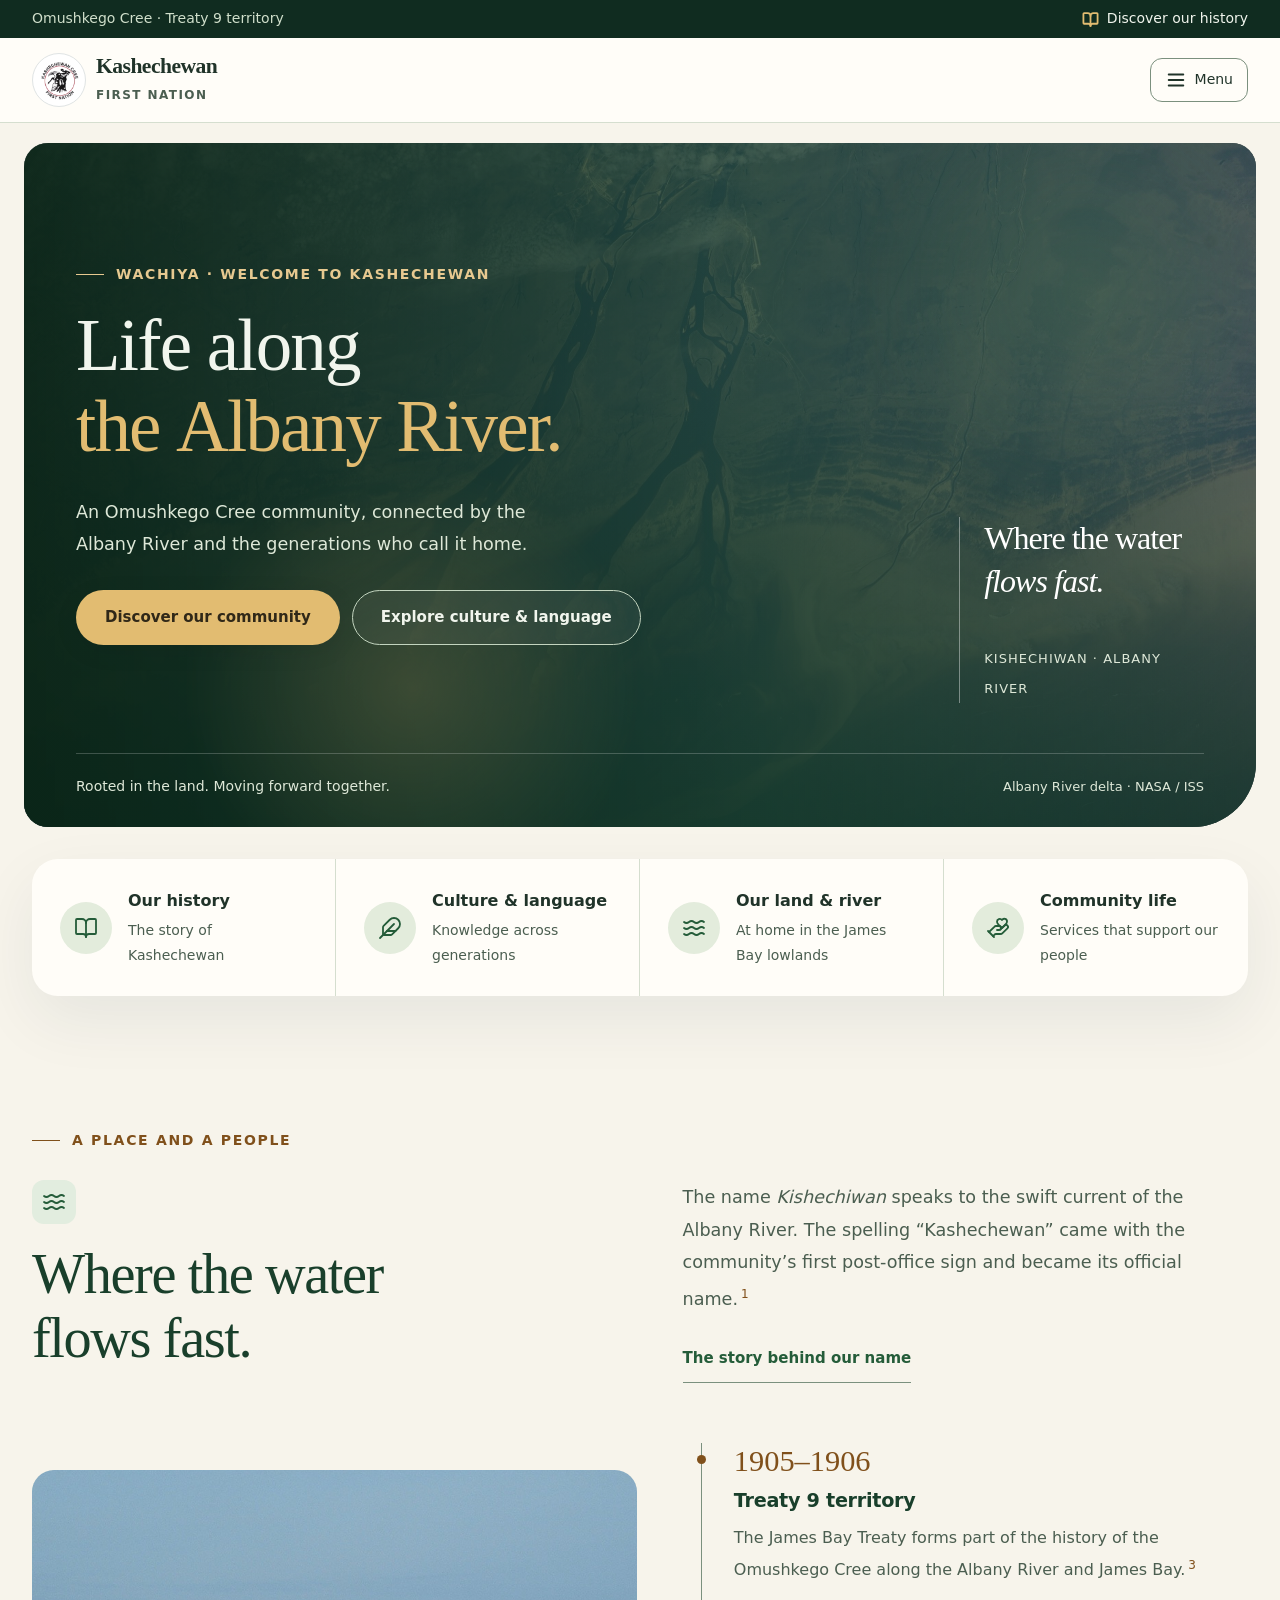
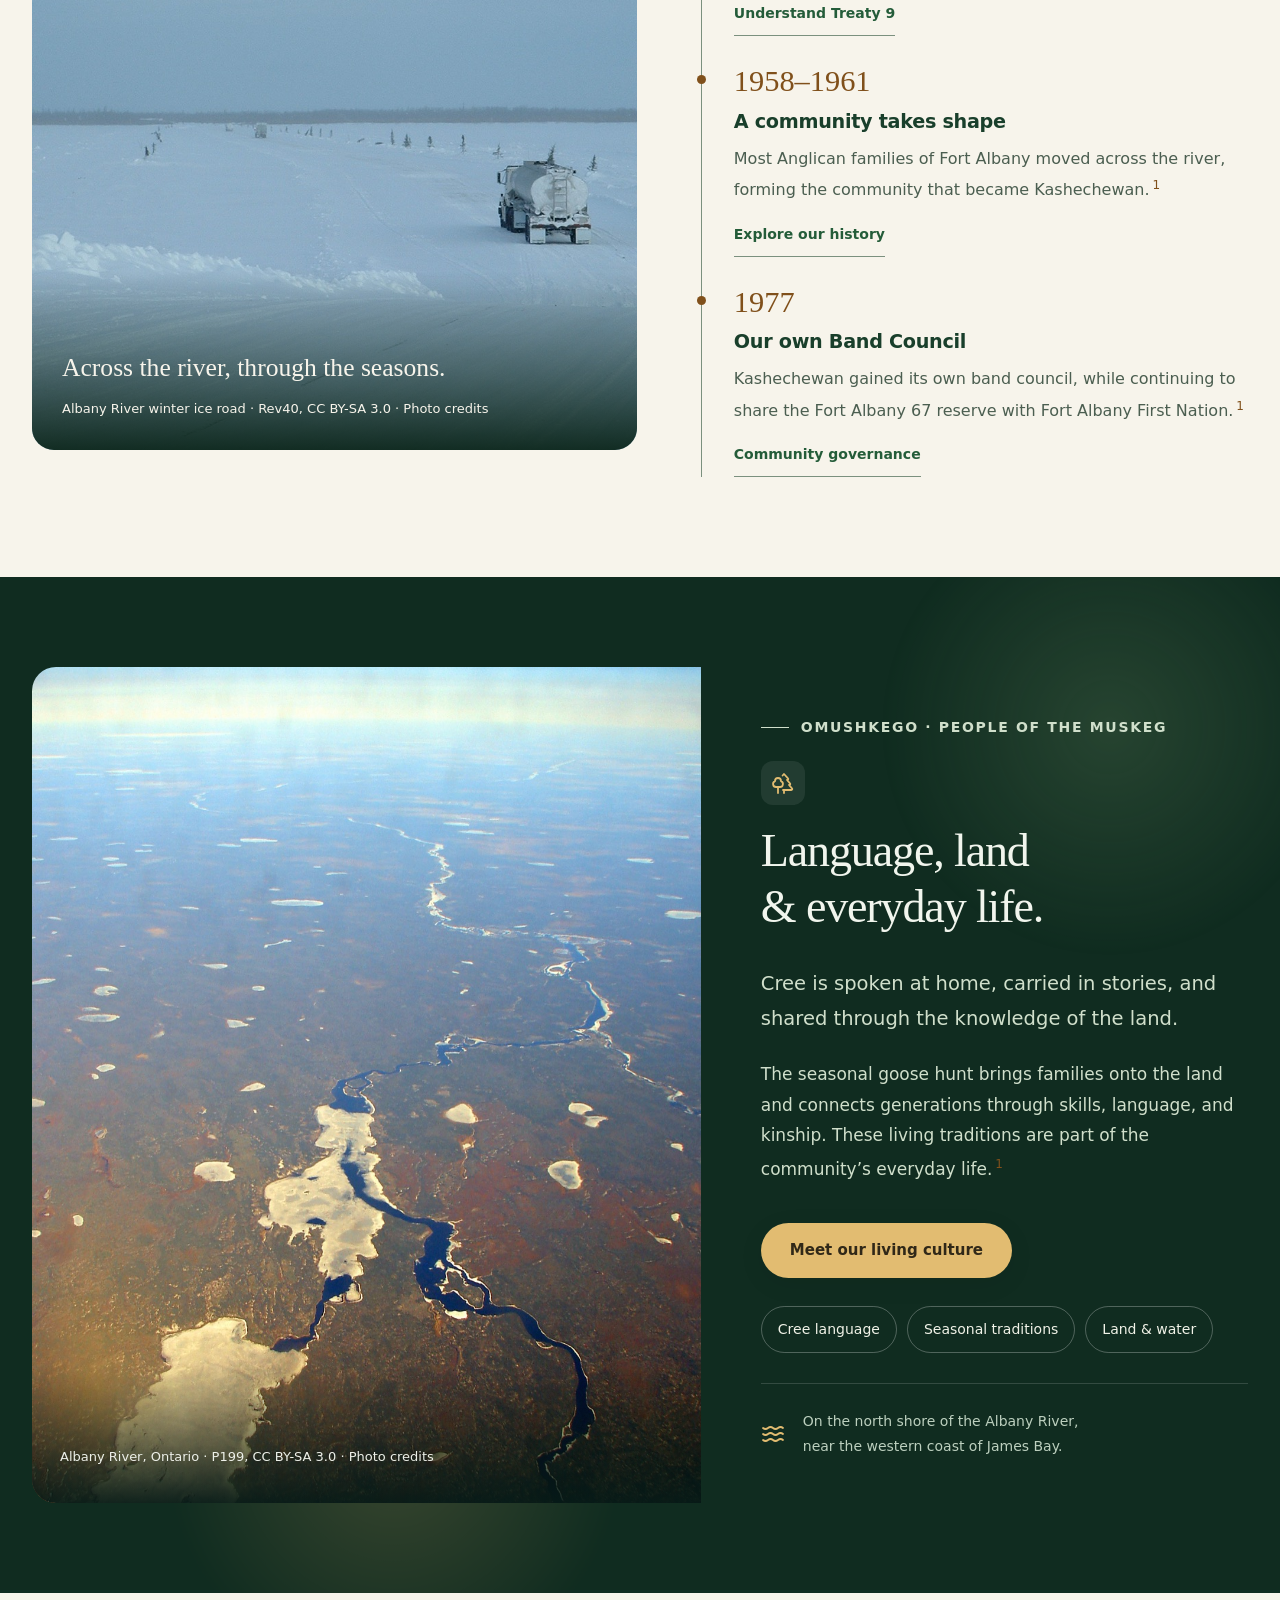
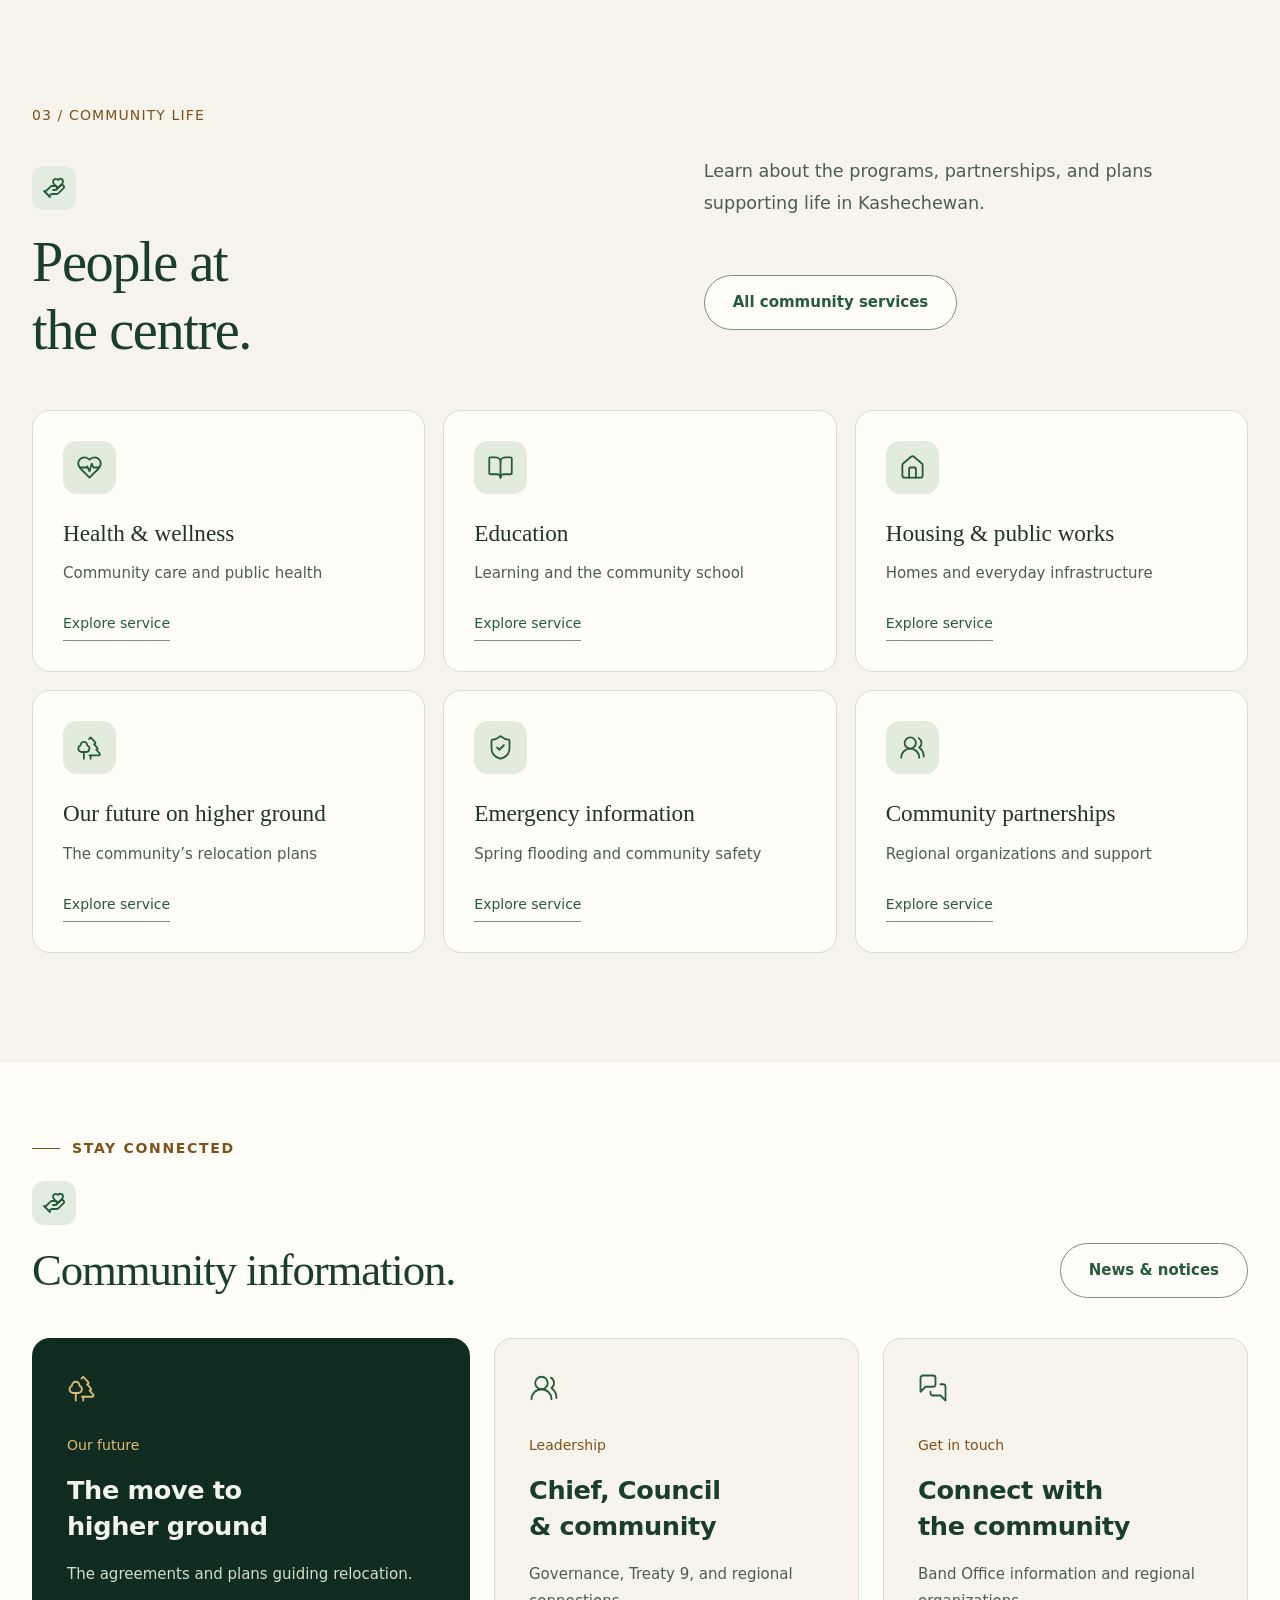
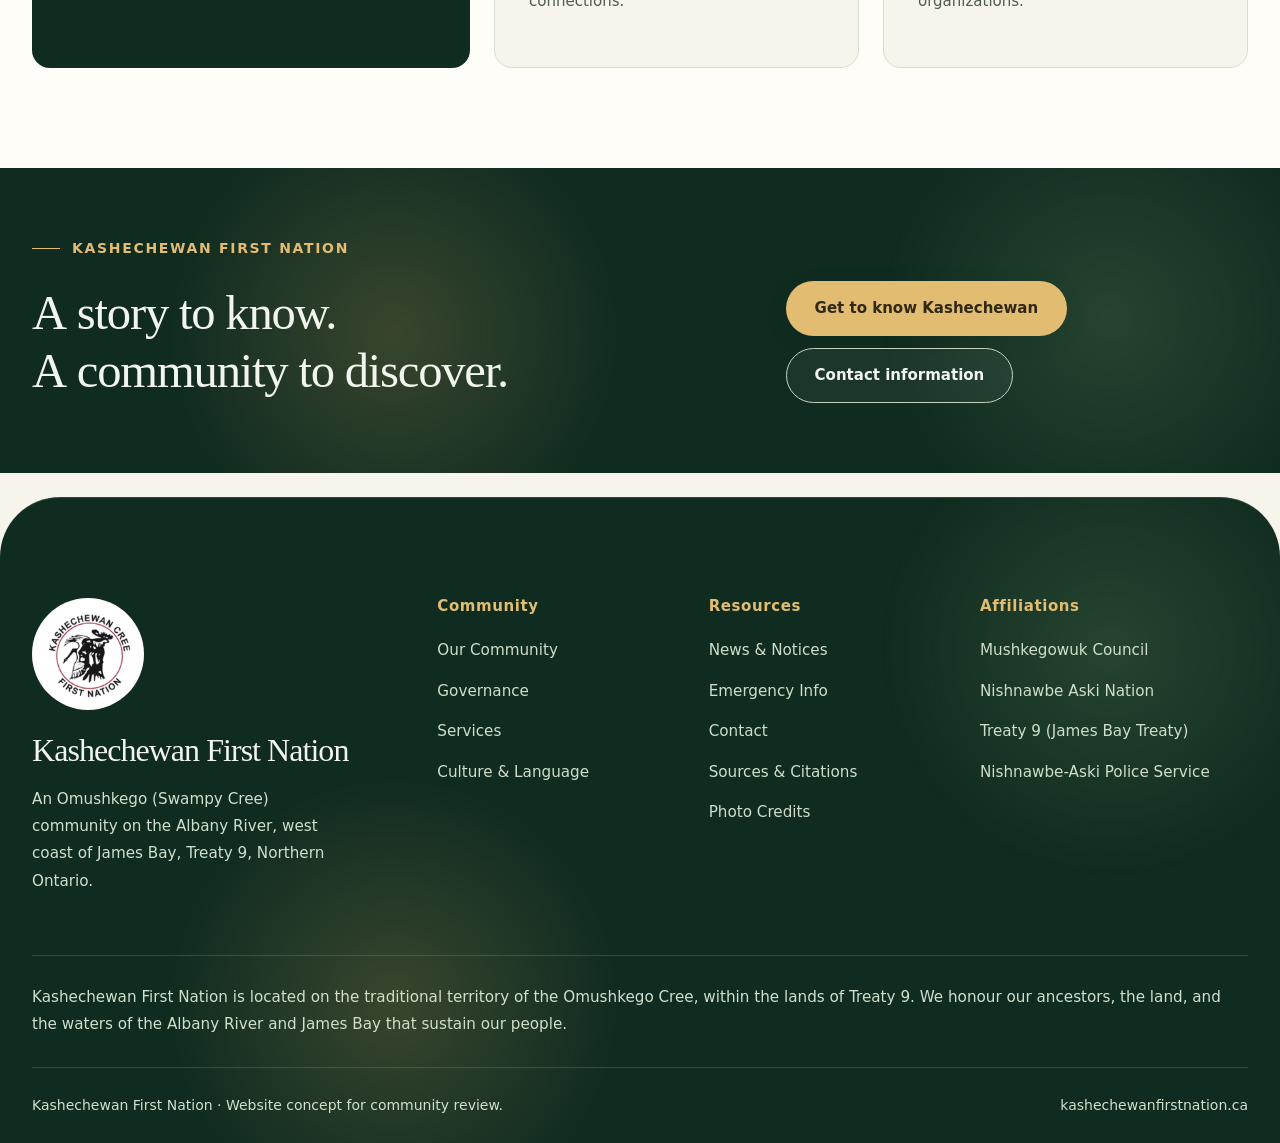
<file: index.html>
<!DOCTYPE html>
<html lang="en">
<head>
  <meta charset="UTF-8">
  <meta name="viewport" content="width=device-width, initial-scale=1.0">
  <title>Kashechewan First Nation | Omushkego Cree community on the Albany River</title>
  <meta name="description" content="The community website of Kashechewan First Nation — an Omushkego (Swampy Cree) community on the north shore of the Albany River, west coast of James Bay, in Treaty 9 territory, Northern Ontario.">
  <link rel="icon" href="assets/img/kashechewan-official.png" type="image/png">
  <meta name="color-scheme" content="light dark"><script src="assets/js/theme.js"></script><link rel="stylesheet" href="assets/css/style.css">
<noscript><style>.nav{display:flex!important;position:static!important;max-height:none!important;width:100%}.header-inner{flex-wrap:wrap!important}.header-actions,.nav-preferences{display:none!important}.site-header{position:relative!important}</style></noscript><link rel="stylesheet" href="assets/css/modes.css"><link rel="stylesheet" href="assets/css/flow.css"><link rel="stylesheet" href="assets/css/motion.css"><link rel="stylesheet" href="assets/css/home.css"><link rel="stylesheet" href="assets/css/refinements.css"></head>
<body data-page="index"><a class="skip-link" href="#main-content">Skip to content</a>

  <!-- ===== Utility bar ===== -->
  <div class="utility"><div class="wrap"><span>Omushkego Cree · Treaty 9 territory</span><a href="about.html#history"><svg class="icon icon-book-open" xmlns="http://www.w3.org/2000/svg" width="24" height="24" viewBox="0 0 24 24" fill="none" stroke="currentColor" stroke-width="1.8" stroke-linecap="round" stroke-linejoin="round" aria-hidden="true" focusable="false"><path d="M12 7v14"/><path d="M3 18a1 1 0 0 1-1-1V4a1 1 0 0 1 1-1h5a4 4 0 0 1 4 4 4 4 0 0 1 4-4h5a1 1 0 0 1 1 1v13a1 1 0 0 1-1 1h-6a3 3 0 0 0-3 3 3 3 0 0 0-3-3z"/></svg> Discover our history</a></div></div><header class="site-header"><div class="wrap header-inner"><a class="brand" href="index.html"><img class="mark" src="assets/img/kashechewan-official.png" width="300" height="300" alt="Kashechewan Cree First Nation logo"><span class="brand-text"><span class="name">Kashechewan</span><span class="sub">FIRST NATION</span></span></a><nav class="nav" id="primary-nav" aria-label="Main navigation"><div class="nav-links"><a href="index.html" class="active" aria-current="page"><svg class="icon icon-house" xmlns="http://www.w3.org/2000/svg" width="24" height="24" viewBox="0 0 24 24" fill="none" stroke="currentColor" stroke-width="1.8" stroke-linecap="round" stroke-linejoin="round" aria-hidden="true" focusable="false"><path d="M15 21v-8a1 1 0 0 0-1-1h-4a1 1 0 0 0-1 1v8"/><path d="M3 10a2 2 0 0 1 .709-1.528l7-5.999a2 2 0 0 1 2.582 0l7 5.999A2 2 0 0 1 21 10v9a2 2 0 0 1-2 2H5a2 2 0 0 1-2-2z"/></svg><span>Home</span></a><a href="about.html"><svg class="icon icon-map-pin" xmlns="http://www.w3.org/2000/svg" width="24" height="24" viewBox="0 0 24 24" fill="none" stroke="currentColor" stroke-width="1.8" stroke-linecap="round" stroke-linejoin="round" aria-hidden="true" focusable="false"><path d="M20 10c0 4.993-5.539 10.193-7.399 11.799a1 1 0 0 1-1.202 0C9.539 20.193 4 14.993 4 10a8 8 0 0 1 16 0"/><circle cx="12" cy="10" r="3"/></svg><span>Our community</span></a><a href="culture.html"><svg class="icon icon-feather" xmlns="http://www.w3.org/2000/svg" width="24" height="24" viewBox="0 0 24 24" fill="none" stroke="currentColor" stroke-width="1.8" stroke-linecap="round" stroke-linejoin="round" aria-hidden="true" focusable="false"><path d="M12.67 19a2 2 0 0 0 1.416-.588l6.154-6.172a6 6 0 0 0-8.49-8.49L5.586 9.914A2 2 0 0 0 5 11.328V18a1 1 0 0 0 1 1z"/><path d="M16 8 2 22"/><path d="M17.5 15H9"/></svg><span>Culture & language</span></a><a href="community.html"><svg class="icon icon-hand-heart" xmlns="http://www.w3.org/2000/svg" width="24" height="24" viewBox="0 0 24 24" fill="none" stroke="currentColor" stroke-width="1.8" stroke-linecap="round" stroke-linejoin="round" aria-hidden="true" focusable="false"><path d="M11 14h2a2 2 0 1 0 0-4h-3c-.6 0-1.1.2-1.4.6L3 16"/><path d="m7 20 1.6-1.4c.3-.4.8-.6 1.4-.6h4c1.1 0 2.1-.4 2.8-1.2l4.6-4.4a2 2 0 0 0-2.75-2.91l-4.2 3.9"/><path d="m2 15 6 6"/><path d="M19.5 8.5c.7-.7 1.5-1.6 1.5-2.7A2.73 2.73 0 0 0 16 4a2.78 2.78 0 0 0-5 1.8c0 1.2.8 2 1.5 2.8L16 12Z"/></svg><span>Services</span></a><a href="governance.html"><svg class="icon icon-users-round" xmlns="http://www.w3.org/2000/svg" width="24" height="24" viewBox="0 0 24 24" fill="none" stroke="currentColor" stroke-width="1.8" stroke-linecap="round" stroke-linejoin="round" aria-hidden="true" focusable="false"><path d="M18 21a8 8 0 0 0-16 0"/><circle cx="10" cy="8" r="5"/><path d="M22 20c0-3.37-2-6.5-4-8a5 5 0 0 0-.45-8.3"/></svg><span>Governance</span></a><a href="news.html"><svg class="icon icon-newspaper" xmlns="http://www.w3.org/2000/svg" width="24" height="24" viewBox="0 0 24 24" fill="none" stroke="currentColor" stroke-width="1.8" stroke-linecap="round" stroke-linejoin="round" aria-hidden="true" focusable="false"><path d="M4 22h16a2 2 0 0 0 2-2V4a2 2 0 0 0-2-2H8a2 2 0 0 0-2 2v16a2 2 0 0 1-2 2Zm0 0a2 2 0 0 1-2-2v-9c0-1.1.9-2 2-2h2"/><path d="M18 14h-8"/><path d="M15 18h-5"/><path d="M10 6h8v4h-8V6Z"/></svg><span>News</span></a><a href="contact.html" class="mobile-contact"><svg class="icon icon-messages-square" xmlns="http://www.w3.org/2000/svg" width="24" height="24" viewBox="0 0 24 24" fill="none" stroke="currentColor" stroke-width="1.8" stroke-linecap="round" stroke-linejoin="round" aria-hidden="true" focusable="false"><path d="M14 9a2 2 0 0 1-2 2H6l-4 4V4a2 2 0 0 1 2-2h8a2 2 0 0 1 2 2z"/><path d="M18 9h2a2 2 0 0 1 2 2v11l-4-4h-6a2 2 0 0 1-2-2v-1"/></svg><span>Contact the Band Office</span></a></div><div class="nav-preferences"><span class="preferences-label">Appearance &amp; motion</span><label class="theme-picker"><span class="sr-only">Appearance</span><select class="theme-select" aria-label="Appearance"><option value="light">Light</option><option value="dark">Dark</option><option value="river">River</option></select></label><button class="motion-toggle" type="button" aria-label="Pause motion" aria-pressed="false" title="Pause motion"><svg class="icon icon-waves" xmlns="http://www.w3.org/2000/svg" width="24" height="24" viewBox="0 0 24 24" fill="none" stroke="currentColor" stroke-width="1.8" stroke-linecap="round" stroke-linejoin="round" aria-hidden="true" focusable="false"><path d="M2 6c.6.5 1.2 1 2.5 1C7 7 7 5 9.5 5c2.6 0 2.4 2 5 2 2.5 0 2.5-2 5-2 1.3 0 1.9.5 2.5 1"/><path d="M2 12c.6.5 1.2 1 2.5 1 2.5 0 2.5-2 5-2 2.6 0 2.4 2 5 2 2.5 0 2.5-2 5-2 1.3 0 1.9.5 2.5 1"/><path d="M2 18c.6.5 1.2 1 2.5 1 2.5 0 2.5-2 5-2 2.6 0 2.4 2 5 2 2.5 0 2.5-2 5-2 1.3 0 1.9.5 2.5 1"/></svg></button></div></nav><div class="header-actions"><a class="btn header-contact" href="contact.html">Contact us</a><button class="nav-toggle" type="button" aria-label="Open menu" aria-controls="primary-nav" aria-expanded="false"><svg class="icon icon-menu" xmlns="http://www.w3.org/2000/svg" width="24" height="24" viewBox="0 0 24 24" fill="none" stroke="currentColor" stroke-width="1.8" stroke-linecap="round" stroke-linejoin="round" aria-hidden="true" focusable="false"><line x1="4" x2="20" y1="12" y2="12"/><line x1="4" x2="20" y1="6" y2="6"/><line x1="4" x2="20" y1="18" y2="18"/></svg><span>Menu</span></button></div></div></header><main id="main-content">
<section class="hero home motion-media"><img class="landscape" src="assets/img/hero-albany-delta.jpg" fetchpriority="high" alt="NASA satellite view of the Albany River delta flowing into James Bay near Kashechewan and Fort Albany" width="2400" height="1594"><div class="wrap hero-layout"><div class="hero-inner"><p class="eyebrow">Wachiya · Welcome to Kashechewan</p><h1><span class="motion-word">Life</span> <span class="motion-word">along</span><br><em><span class="motion-word">the</span> <span class="motion-word">Albany</span> <span class="motion-word">River.</span></em></h1><p>An Omushkego Cree community, connected by the Albany River and the generations who call it home.</p><div class="btn-row"><a class="btn btn-primary" href="about.html">Discover our community</a><a class="btn btn-ghost" href="culture.html">Explore culture &amp; language</a></div></div><div class="hero-place"><span class="place-line"></span><p>Where the water<br><em>flows fast.</em></p><span>KISHECHIWAN · ALBANY RIVER</span></div></div><div class="hero-bottom wrap"><span>Rooted in the land. Moving forward together.</span><a href="credits.html">Albany River delta · NASA / ISS</a></div></section><nav class="quick-links wrap" aria-label="Explore Kashechewan"><a href="#our-story"><svg class="icon icon-book-open" xmlns="http://www.w3.org/2000/svg" width="24" height="24" viewBox="0 0 24 24" fill="none" stroke="currentColor" stroke-width="1.8" stroke-linecap="round" stroke-linejoin="round" aria-hidden="true" focusable="false"><path d="M12 7v14"/><path d="M3 18a1 1 0 0 1-1-1V4a1 1 0 0 1 1-1h5a4 4 0 0 1 4 4 4 4 0 0 1 4-4h5a1 1 0 0 1 1 1v13a1 1 0 0 1-1 1h-6a3 3 0 0 0-3 3 3 3 0 0 0-3-3z"/></svg><span><strong>Our history</strong><small>The story of Kashechewan</small></span></a><a href="#living-culture"><svg class="icon icon-feather" xmlns="http://www.w3.org/2000/svg" width="24" height="24" viewBox="0 0 24 24" fill="none" stroke="currentColor" stroke-width="1.8" stroke-linecap="round" stroke-linejoin="round" aria-hidden="true" focusable="false"><path d="M12.67 19a2 2 0 0 0 1.416-.588l6.154-6.172a6 6 0 0 0-8.49-8.49L5.586 9.914A2 2 0 0 0 5 11.328V18a1 1 0 0 0 1 1z"/><path d="M16 8 2 22"/><path d="M17.5 15H9"/></svg><span><strong>Culture &amp; language</strong><small>Knowledge across generations</small></span></a><a href="about.html#geography"><svg class="icon icon-waves" xmlns="http://www.w3.org/2000/svg" width="24" height="24" viewBox="0 0 24 24" fill="none" stroke="currentColor" stroke-width="1.8" stroke-linecap="round" stroke-linejoin="round" aria-hidden="true" focusable="false"><path d="M2 6c.6.5 1.2 1 2.5 1C7 7 7 5 9.5 5c2.6 0 2.4 2 5 2 2.5 0 2.5-2 5-2 1.3 0 1.9.5 2.5 1"/><path d="M2 12c.6.5 1.2 1 2.5 1 2.5 0 2.5-2 5-2 2.6 0 2.4 2 5 2 2.5 0 2.5-2 5-2 1.3 0 1.9.5 2.5 1"/><path d="M2 18c.6.5 1.2 1 2.5 1 2.5 0 2.5-2 5-2 2.6 0 2.4 2 5 2 2.5 0 2.5-2 5-2 1.3 0 1.9.5 2.5 1"/></svg><span><strong>Our land &amp; river</strong><small>At home in the James Bay lowlands</small></span></a><a href="#community-life"><svg class="icon icon-hand-heart" xmlns="http://www.w3.org/2000/svg" width="24" height="24" viewBox="0 0 24 24" fill="none" stroke="currentColor" stroke-width="1.8" stroke-linecap="round" stroke-linejoin="round" aria-hidden="true" focusable="false"><path d="M11 14h2a2 2 0 1 0 0-4h-3c-.6 0-1.1.2-1.4.6L3 16"/><path d="m7 20 1.6-1.4c.3-.4.8-.6 1.4-.6h4c1.1 0 2.1-.4 2.8-1.2l4.6-4.4a2 2 0 0 0-2.75-2.91l-4.2 3.9"/><path d="m2 15 6 6"/><path d="M19.5 8.5c.7-.7 1.5-1.6 1.5-2.7A2.73 2.73 0 0 0 16 4a2.78 2.78 0 0 0-5 1.8c0 1.2.8 2 1.5 2.8L16 12Z"/></svg><span><strong>Community life</strong><small>Services that support our people</small></span></a></nav>

<section class="home-story" id="our-story">
 <div class="wrap">
  <div class="story-heading"><p class="eyebrow">A place and a people</p><h2><span class="heading-icon"><svg class="icon icon-waves" xmlns="http://www.w3.org/2000/svg" width="24" height="24" viewBox="0 0 24 24" fill="none" stroke="currentColor" stroke-width="1.8" stroke-linecap="round" stroke-linejoin="round" aria-hidden="true" focusable="false"><path d="M2 6c.6.5 1.2 1 2.5 1C7 7 7 5 9.5 5c2.6 0 2.4 2 5 2 2.5 0 2.5-2 5-2 1.3 0 1.9.5 2.5 1"/><path d="M2 12c.6.5 1.2 1 2.5 1 2.5 0 2.5-2 5-2 2.6 0 2.4 2 5 2 2.5 0 2.5-2 5-2 1.3 0 1.9.5 2.5 1"/><path d="M2 18c.6.5 1.2 1 2.5 1 2.5 0 2.5-2 5-2 2.6 0 2.4 2 5 2 2.5 0 2.5-2 5-2 1.3 0 1.9.5 2.5 1"/></svg></span><span class="heading-text"><span class="motion-word">Where</span> <span class="motion-word">the</span> <span class="motion-word">water</span><br><span class="motion-word">flows</span> <span class="motion-word">fast.</span></span></h2><div class="story-summary"><p>The name <em>Kishechiwan</em> speaks to the swift current of the Albany River. The spelling “Kashechewan” came with the community’s first post-office sign and became its official name.<sup class="cite"><a href="about.html#sources">1</a></sup></p><a class="text-link" href="about.html#name">The story behind our name</a></div></div>
  <div class="story-details"><figure class="story-image motion-media"><img src="assets/img/albany-river-ice-road.jpg" width="1200" height="900" loading="lazy" decoding="async" alt="A fuel tanker crossing the Albany River on a winter ice road in Northern Ontario"><figcaption><span>Across the river, through the seasons.</span>Albany River winter ice road · Rev40, CC BY-SA 3.0 · <a href="credits.html">Photo credits</a></figcaption></figure><div class="history-path">
   <article><span class="history-number">1905–1906</span><h3>Treaty 9 territory</h3><p>The James Bay Treaty forms part of the history of the Omushkego Cree along the Albany River and James Bay.<sup class="cite"><a href="about.html#sources">3</a></sup></p><a href="governance.html#treaty" class="text-link">Understand Treaty 9</a></article>
   <article><span class="history-number">1958–1961</span><h3>A community takes shape</h3><p>Most Anglican families of Fort Albany moved across the river, forming the community that became Kashechewan.<sup class="cite"><a href="about.html#sources">1</a></sup></p><a href="about.html#history" class="text-link">Explore our history</a></article>
   <article><span class="history-number">1977</span><h3>Our own Band Council</h3><p>Kashechewan gained its own band council, while continuing to share the Fort Albany 67 reserve with Fort Albany First Nation.<sup class="cite"><a href="about.html#sources">1</a></sup></p><a href="governance.html" class="text-link">Community governance</a></article>
  </div></div>
 </div>
</section>

<section class="home-culture" id="living-culture" data-liquid>
 <div class="wrap culture-composition">
  <figure class="culture-image motion-media"><img src="assets/img/albany-river-muskeg.jpg" width="1200" height="1500" loading="lazy" decoding="async" alt="The Albany River winding through boreal muskeg and small lakes in Northern Ontario"><figcaption>Albany River, Ontario · P199, CC BY-SA 3.0 · <a href="credits.html">Photo credits</a></figcaption></figure>
  <div class="culture-copy"><p class="eyebrow">Omushkego · People of the Muskeg</p><h2><span class="heading-icon"><svg class="icon icon-trees" xmlns="http://www.w3.org/2000/svg" width="24" height="24" viewBox="0 0 24 24" fill="none" stroke="currentColor" stroke-width="1.8" stroke-linecap="round" stroke-linejoin="round" aria-hidden="true" focusable="false"><path d="M10 10v.2A3 3 0 0 1 8.9 16H5a3 3 0 0 1-1-5.8V10a3 3 0 0 1 6 0Z"/><path d="M7 16v6"/><path d="M13 19v3"/><path d="M12 19h8.3a1 1 0 0 0 .7-1.7L18 14h.3a1 1 0 0 0 .7-1.7L16 9h.2a1 1 0 0 0 .8-1.7L13 3l-1.4 1.5"/></svg></span><span class="heading-text"><span class="motion-word">Language,</span> <span class="motion-word">land</span><br><span class="motion-word">&amp;</span> <span class="motion-word">everyday</span> <span class="motion-word">life.</span></span></h2><p class="lead">Cree is spoken at home, carried in stories, and shared through the knowledge of the land.</p><p>The seasonal goose hunt brings families onto the land and connects generations through skills, language, and kinship. These living traditions are part of the community’s everyday life.<sup class="cite"><a href="culture.html#sources">1</a></sup></p><a class="btn btn-primary" href="culture.html">Meet our living culture</a><nav class="culture-topics" aria-label="Explore culture"><a href="culture.html#language">Cree language</a><a href="culture.html">Seasonal traditions</a><a href="about.html#geography">Land &amp; water</a></nav><div class="culture-footnote"><svg class="icon icon-waves" xmlns="http://www.w3.org/2000/svg" width="24" height="24" viewBox="0 0 24 24" fill="none" stroke="currentColor" stroke-width="1.8" stroke-linecap="round" stroke-linejoin="round" aria-hidden="true" focusable="false"><path d="M2 6c.6.5 1.2 1 2.5 1C7 7 7 5 9.5 5c2.6 0 2.4 2 5 2 2.5 0 2.5-2 5-2 1.3 0 1.9.5 2.5 1"/><path d="M2 12c.6.5 1.2 1 2.5 1 2.5 0 2.5-2 5-2 2.6 0 2.4 2 5 2 2.5 0 2.5-2 5-2 1.3 0 1.9.5 2.5 1"/><path d="M2 18c.6.5 1.2 1 2.5 1 2.5 0 2.5-2 5-2 2.6 0 2.4 2 5 2 2.5 0 2.5-2 5-2 1.3 0 1.9.5 2.5 1"/></svg><span>On the north shore of the Albany River,<br>near the western coast of James Bay.</span></div></div>
 </div>
</section>

<section class="home-life" id="community-life">
 <div class="wrap life-layout"><div class="life-heading"><span class="section-number" aria-hidden="true">03 / COMMUNITY LIFE</span><p class="eyebrow">Community life</p><h2><span class="heading-icon"><svg class="icon icon-hand-heart" xmlns="http://www.w3.org/2000/svg" width="24" height="24" viewBox="0 0 24 24" fill="none" stroke="currentColor" stroke-width="1.8" stroke-linecap="round" stroke-linejoin="round" aria-hidden="true" focusable="false"><path d="M11 14h2a2 2 0 1 0 0-4h-3c-.6 0-1.1.2-1.4.6L3 16"/><path d="m7 20 1.6-1.4c.3-.4.8-.6 1.4-.6h4c1.1 0 2.1-.4 2.8-1.2l4.6-4.4a2 2 0 0 0-2.75-2.91l-4.2 3.9"/><path d="m2 15 6 6"/><path d="M19.5 8.5c.7-.7 1.5-1.6 1.5-2.7A2.73 2.73 0 0 0 16 4a2.78 2.78 0 0 0-5 1.8c0 1.2.8 2 1.5 2.8L16 12Z"/></svg></span><span class="heading-text"><span class="motion-word">People</span> <span class="motion-word">at</span><br><span class="motion-word">the</span> <span class="motion-word">centre.</span></span></h2><p>Learn about the programs, partnerships, and plans supporting life in Kashechewan.</p><a class="btn btn-outline" href="community.html">All community services</a></div><div class="service-directory">
  <a href="community.html#health"><svg class="icon icon-heart-pulse" xmlns="http://www.w3.org/2000/svg" width="24" height="24" viewBox="0 0 24 24" fill="none" stroke="currentColor" stroke-width="1.8" stroke-linecap="round" stroke-linejoin="round" aria-hidden="true" focusable="false"><path d="M19 14c1.49-1.46 3-3.21 3-5.5A5.5 5.5 0 0 0 16.5 3c-1.76 0-3 .5-4.5 2-1.5-1.5-2.74-2-4.5-2A5.5 5.5 0 0 0 2 8.5c0 2.3 1.5 4.05 3 5.5l7 7Z"/><path d="M3.22 12H9.5l.5-1 2 4.5 2-7 1.5 3.5h5.27"/></svg><span><strong>Health &amp; wellness</strong><small>Community care and public health</small><span class="service-action">Explore service</span></span></a>
  <a href="community.html#education"><svg class="icon icon-book-open" xmlns="http://www.w3.org/2000/svg" width="24" height="24" viewBox="0 0 24 24" fill="none" stroke="currentColor" stroke-width="1.8" stroke-linecap="round" stroke-linejoin="round" aria-hidden="true" focusable="false"><path d="M12 7v14"/><path d="M3 18a1 1 0 0 1-1-1V4a1 1 0 0 1 1-1h5a4 4 0 0 1 4 4 4 4 0 0 1 4-4h5a1 1 0 0 1 1 1v13a1 1 0 0 1-1 1h-6a3 3 0 0 0-3 3 3 3 0 0 0-3-3z"/></svg><span><strong>Education</strong><small>Learning and the community school</small><span class="service-action">Explore service</span></span></a>
  <a href="community.html#housing"><svg class="icon icon-house" xmlns="http://www.w3.org/2000/svg" width="24" height="24" viewBox="0 0 24 24" fill="none" stroke="currentColor" stroke-width="1.8" stroke-linecap="round" stroke-linejoin="round" aria-hidden="true" focusable="false"><path d="M15 21v-8a1 1 0 0 0-1-1h-4a1 1 0 0 0-1 1v8"/><path d="M3 10a2 2 0 0 1 .709-1.528l7-5.999a2 2 0 0 1 2.582 0l7 5.999A2 2 0 0 1 21 10v9a2 2 0 0 1-2 2H5a2 2 0 0 1-2-2z"/></svg><span><strong>Housing &amp; public works</strong><small>Homes and everyday infrastructure</small><span class="service-action">Explore service</span></span></a>
  <a href="community.html#relocation"><svg class="icon icon-trees" xmlns="http://www.w3.org/2000/svg" width="24" height="24" viewBox="0 0 24 24" fill="none" stroke="currentColor" stroke-width="1.8" stroke-linecap="round" stroke-linejoin="round" aria-hidden="true" focusable="false"><path d="M10 10v.2A3 3 0 0 1 8.9 16H5a3 3 0 0 1-1-5.8V10a3 3 0 0 1 6 0Z"/><path d="M7 16v6"/><path d="M13 19v3"/><path d="M12 19h8.3a1 1 0 0 0 .7-1.7L18 14h.3a1 1 0 0 0 .7-1.7L16 9h.2a1 1 0 0 0 .8-1.7L13 3l-1.4 1.5"/></svg><span><strong>Our future on higher ground</strong><small>The community’s relocation plans</small><span class="service-action">Explore service</span></span></a>
  <a href="community.html#emergency"><svg class="icon icon-shield-check" xmlns="http://www.w3.org/2000/svg" width="24" height="24" viewBox="0 0 24 24" fill="none" stroke="currentColor" stroke-width="1.8" stroke-linecap="round" stroke-linejoin="round" aria-hidden="true" focusable="false"><path d="M20 13c0 5-3.5 7.5-7.66 8.95a1 1 0 0 1-.67-.01C7.5 20.5 4 18 4 13V6a1 1 0 0 1 1-1c2 0 4.5-1.2 6.24-2.72a1.17 1.17 0 0 1 1.52 0C14.51 3.81 17 5 19 5a1 1 0 0 1 1 1z"/><path d="m9 12 2 2 4-4"/></svg><span><strong>Emergency information</strong><small>Spring flooding and community safety</small><span class="service-action">Explore service</span></span></a>
  <a href="governance.html#affiliations"><svg class="icon icon-users-round" xmlns="http://www.w3.org/2000/svg" width="24" height="24" viewBox="0 0 24 24" fill="none" stroke="currentColor" stroke-width="1.8" stroke-linecap="round" stroke-linejoin="round" aria-hidden="true" focusable="false"><path d="M18 21a8 8 0 0 0-16 0"/><circle cx="10" cy="8" r="5"/><path d="M22 20c0-3.37-2-6.5-4-8a5 5 0 0 0-.45-8.3"/></svg><span><strong>Community partnerships</strong><small>Regional organizations and support</small><span class="service-action">Explore service</span></span></a>
 </div></div>
</section>

<section class="home-notices"><div class="wrap"><div class="notices-heading"><div><p class="eyebrow">Stay connected</p><h2><span class="heading-icon"><svg class="icon icon-hand-heart" xmlns="http://www.w3.org/2000/svg" width="24" height="24" viewBox="0 0 24 24" fill="none" stroke="currentColor" stroke-width="1.8" stroke-linecap="round" stroke-linejoin="round" aria-hidden="true" focusable="false"><path d="M11 14h2a2 2 0 1 0 0-4h-3c-.6 0-1.1.2-1.4.6L3 16"/><path d="m7 20 1.6-1.4c.3-.4.8-.6 1.4-.6h4c1.1 0 2.1-.4 2.8-1.2l4.6-4.4a2 2 0 0 0-2.75-2.91l-4.2 3.9"/><path d="m2 15 6 6"/><path d="M19.5 8.5c.7-.7 1.5-1.6 1.5-2.7A2.73 2.73 0 0 0 16 4a2.78 2.78 0 0 0-5 1.8c0 1.2.8 2 1.5 2.8L16 12Z"/></svg></span><span class="heading-text"><span class="motion-word">Community</span> <span class="motion-word">information.</span></span></h2></div><a class="btn btn-outline" href="news.html">News &amp; notices</a></div><div class="notice-links"><a href="community.html#relocation" class="notice-feature"><svg class="icon icon-trees" xmlns="http://www.w3.org/2000/svg" width="24" height="24" viewBox="0 0 24 24" fill="none" stroke="currentColor" stroke-width="1.8" stroke-linecap="round" stroke-linejoin="round" aria-hidden="true" focusable="false"><path d="M10 10v.2A3 3 0 0 1 8.9 16H5a3 3 0 0 1-1-5.8V10a3 3 0 0 1 6 0Z"/><path d="M7 16v6"/><path d="M13 19v3"/><path d="M12 19h8.3a1 1 0 0 0 .7-1.7L18 14h.3a1 1 0 0 0 .7-1.7L16 9h.2a1 1 0 0 0 .8-1.7L13 3l-1.4 1.5"/></svg><span>Our future</span><h3>The move to higher ground</h3><p>The agreements and plans guiding relocation.</p></a><a href="governance.html"><svg class="icon icon-users-round" xmlns="http://www.w3.org/2000/svg" width="24" height="24" viewBox="0 0 24 24" fill="none" stroke="currentColor" stroke-width="1.8" stroke-linecap="round" stroke-linejoin="round" aria-hidden="true" focusable="false"><path d="M18 21a8 8 0 0 0-16 0"/><circle cx="10" cy="8" r="5"/><path d="M22 20c0-3.37-2-6.5-4-8a5 5 0 0 0-.45-8.3"/></svg><span>Leadership</span><h3>Chief, Council &amp; community</h3><p>Governance, Treaty 9, and regional connections.</p></a><a href="contact.html"><svg class="icon icon-messages-square" xmlns="http://www.w3.org/2000/svg" width="24" height="24" viewBox="0 0 24 24" fill="none" stroke="currentColor" stroke-width="1.8" stroke-linecap="round" stroke-linejoin="round" aria-hidden="true" focusable="false"><path d="M14 9a2 2 0 0 1-2 2H6l-4 4V4a2 2 0 0 1 2-2h8a2 2 0 0 1 2 2z"/><path d="M18 9h2a2 2 0 0 1 2 2v11l-4-4h-6a2 2 0 0 1-2-2v-1"/></svg><span>Get in touch</span><h3>Connect with the community</h3><p>Band Office information and regional organizations.</p></a></div></div></section>

<section class="home-closing" data-liquid><div class="wrap"><p class="eyebrow">Kashechewan First Nation</p><h2><span class="heading-icon"><svg class="icon icon-book-open" xmlns="http://www.w3.org/2000/svg" width="24" height="24" viewBox="0 0 24 24" fill="none" stroke="currentColor" stroke-width="1.8" stroke-linecap="round" stroke-linejoin="round" aria-hidden="true" focusable="false"><path d="M12 7v14"/><path d="M3 18a1 1 0 0 1-1-1V4a1 1 0 0 1 1-1h5a4 4 0 0 1 4 4 4 4 0 0 1 4-4h5a1 1 0 0 1 1 1v13a1 1 0 0 1-1 1h-6a3 3 0 0 0-3 3 3 3 0 0 0-3-3z"/></svg></span><span class="heading-text"><span class="motion-word">A</span> <span class="motion-word">story</span> <span class="motion-word">to</span> <span class="motion-word">know.</span><br><span class="motion-word">A</span> <span class="motion-word">community</span> <span class="motion-word">to</span> <span class="motion-word">discover.</span></span></h2><div class="btn-row"><a class="btn btn-primary" href="about.html">Get to know Kashechewan</a><a class="btn btn-ghost" href="contact.html">Contact information</a></div></div></section>
</main><footer class="site-footer">
    <div class="wrap">
      <div class="footer-grid">
        <div class="footer-brand">
          <img class="mark" src="assets/img/kashechewan-official.png" width="300" height="300" alt="Kashechewan Cree First Nation logo">
          <div class="name">Kashechewan First Nation</div>
          <p>An Omushkego (Swampy Cree) community on the Albany River, west coast of James Bay, Treaty 9, Northern Ontario.</p>
        </div>
        <div>
          <h4>Community</h4>
          <ul>
            <li><a href="about.html">Our Community</a></li>
            <li><a href="governance.html">Governance</a></li>
            <li><a href="community.html">Services</a></li>
            <li><a href="culture.html">Culture &amp; Language</a></li>
          </ul>
        </div>
        <div>
          <h4>Resources</h4>
          <ul>
            <li><a href="news.html">News &amp; Notices</a></li>
            <li><a href="community.html#emergency">Emergency Info</a></li>
            <li><a href="contact.html">Contact</a></li>
            <li><a href="about.html#sources">Sources &amp; Citations</a></li>
            <li><a href="credits.html">Photo Credits</a></li>
          </ul>
        </div>
        <div>
          <h4>Affiliations</h4>
          <ul>
            <li>Mushkegowuk Council</li>
            <li>Nishnawbe Aski Nation</li>
            <li>Treaty 9 (James Bay Treaty)</li>
            <li>Nishnawbe-Aski Police Service</li>
          </ul>
        </div>
      </div>
      <div class="land-ack">
        Kashechewan First Nation is located on the traditional territory of the Omushkego Cree, within the lands of Treaty&nbsp;9. We honour our ancestors, the land, and the waters of the Albany River and James Bay that sustain our people.
      </div>
      <div class="footer-bottom">
        <span>Kashechewan First Nation · Website concept for community review.</span>
        <span>kashechewanfirstnation.ca</span>
      </div>
    </div>
  </footer>

  <script src="assets/js/main.js"></script>
<script src="assets/js/flow.js"></script></body>
</html>
</file>
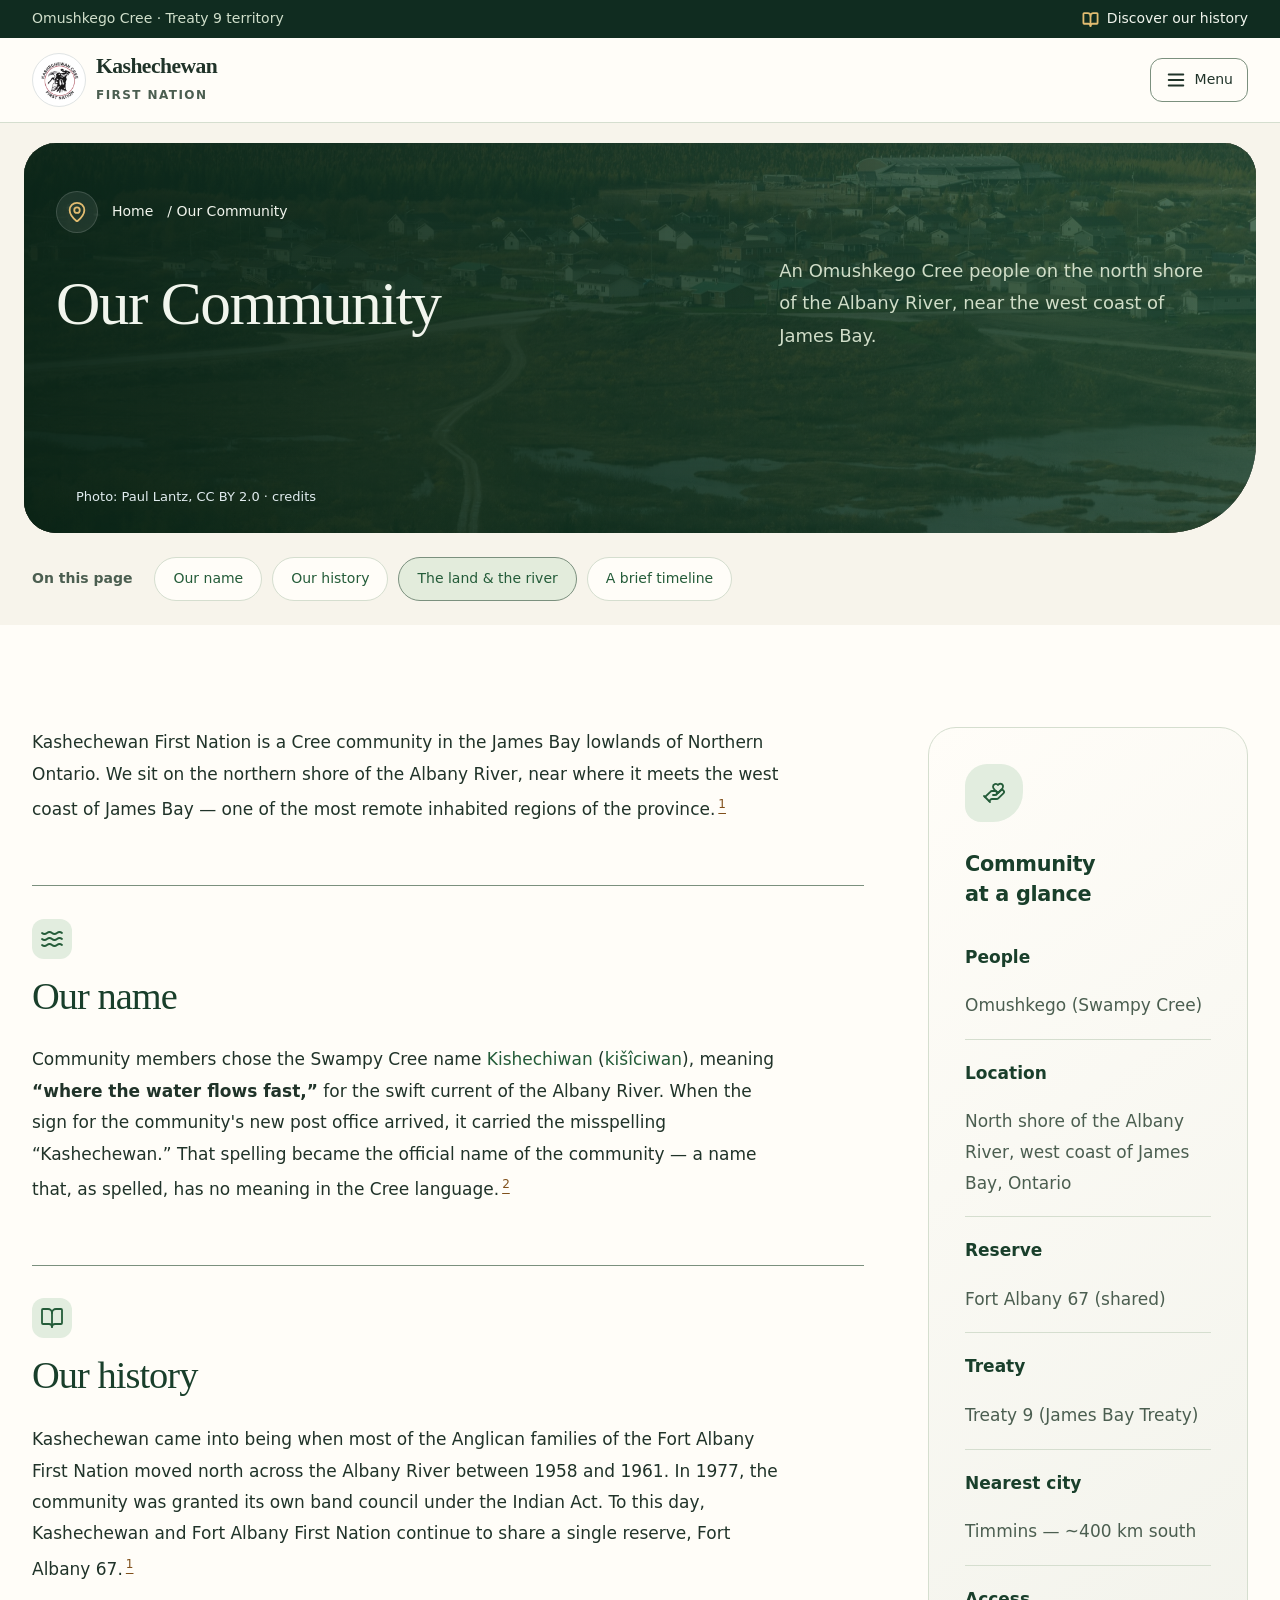
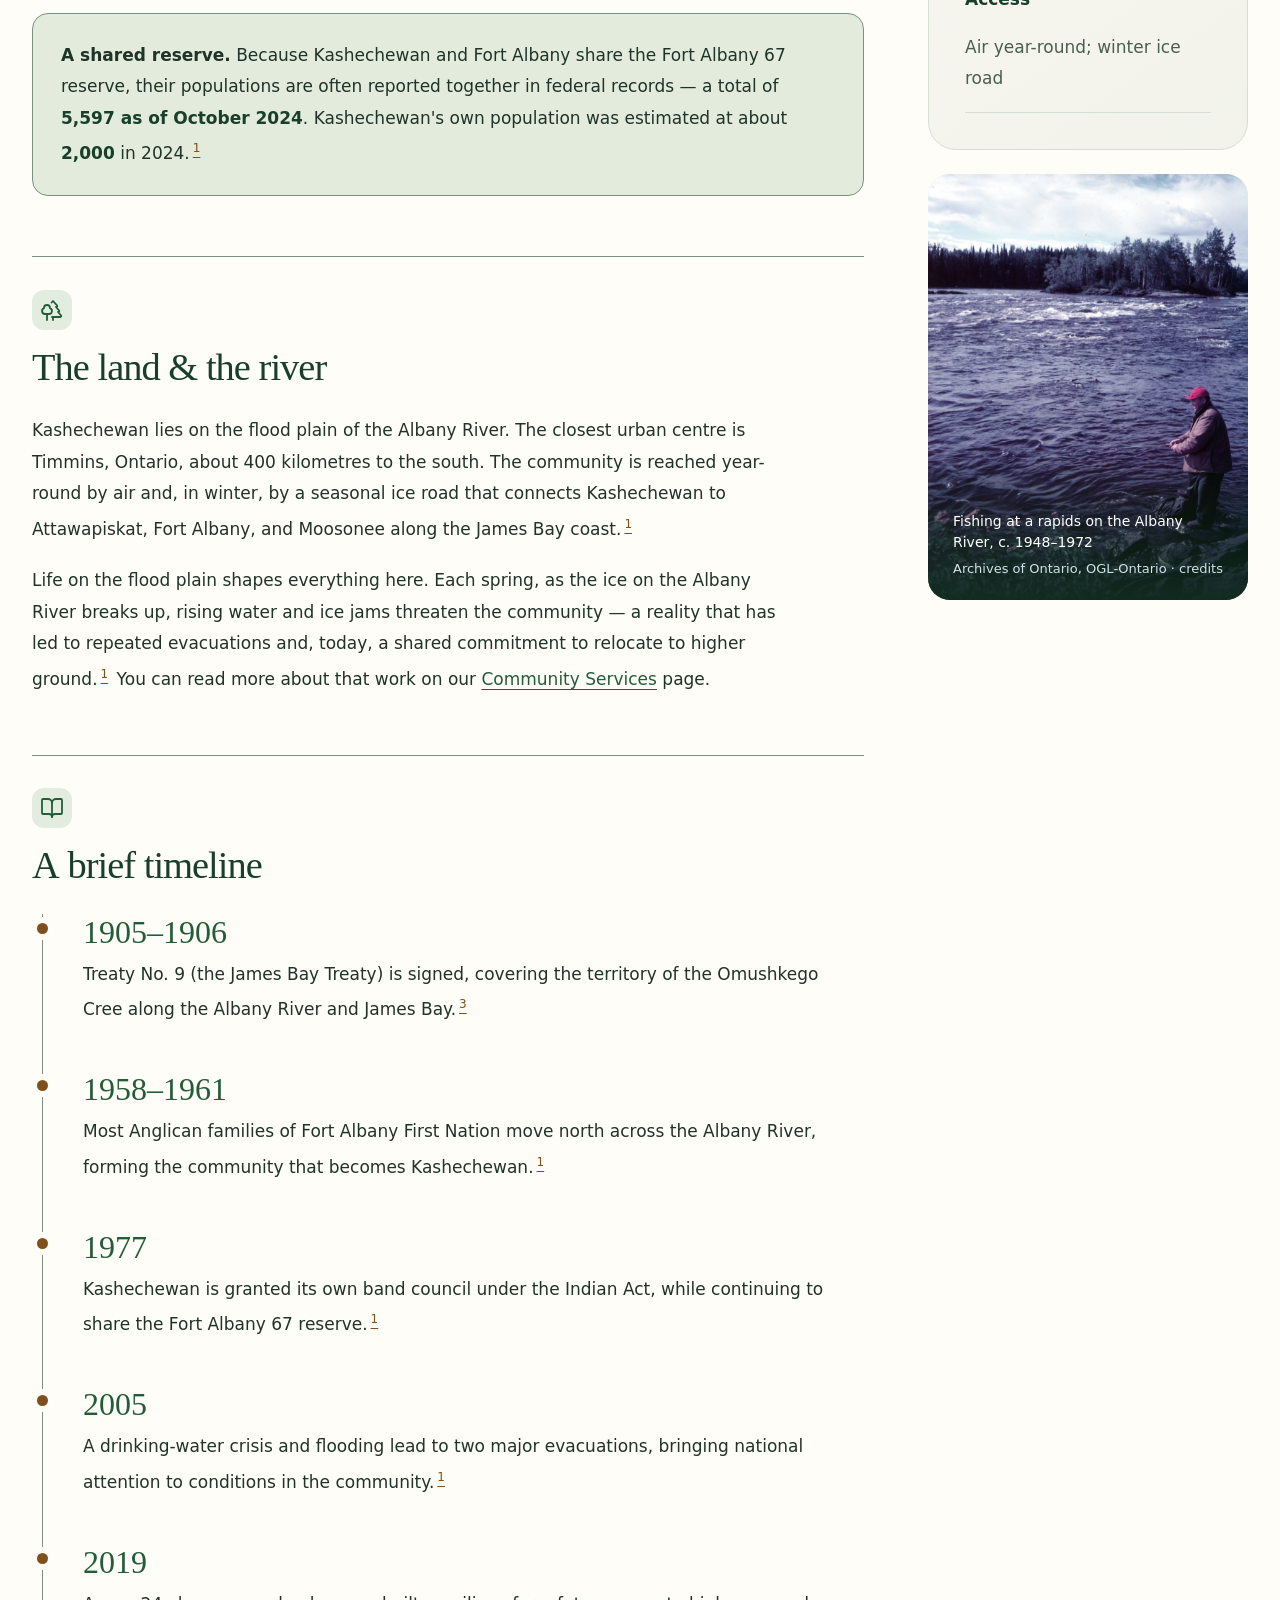
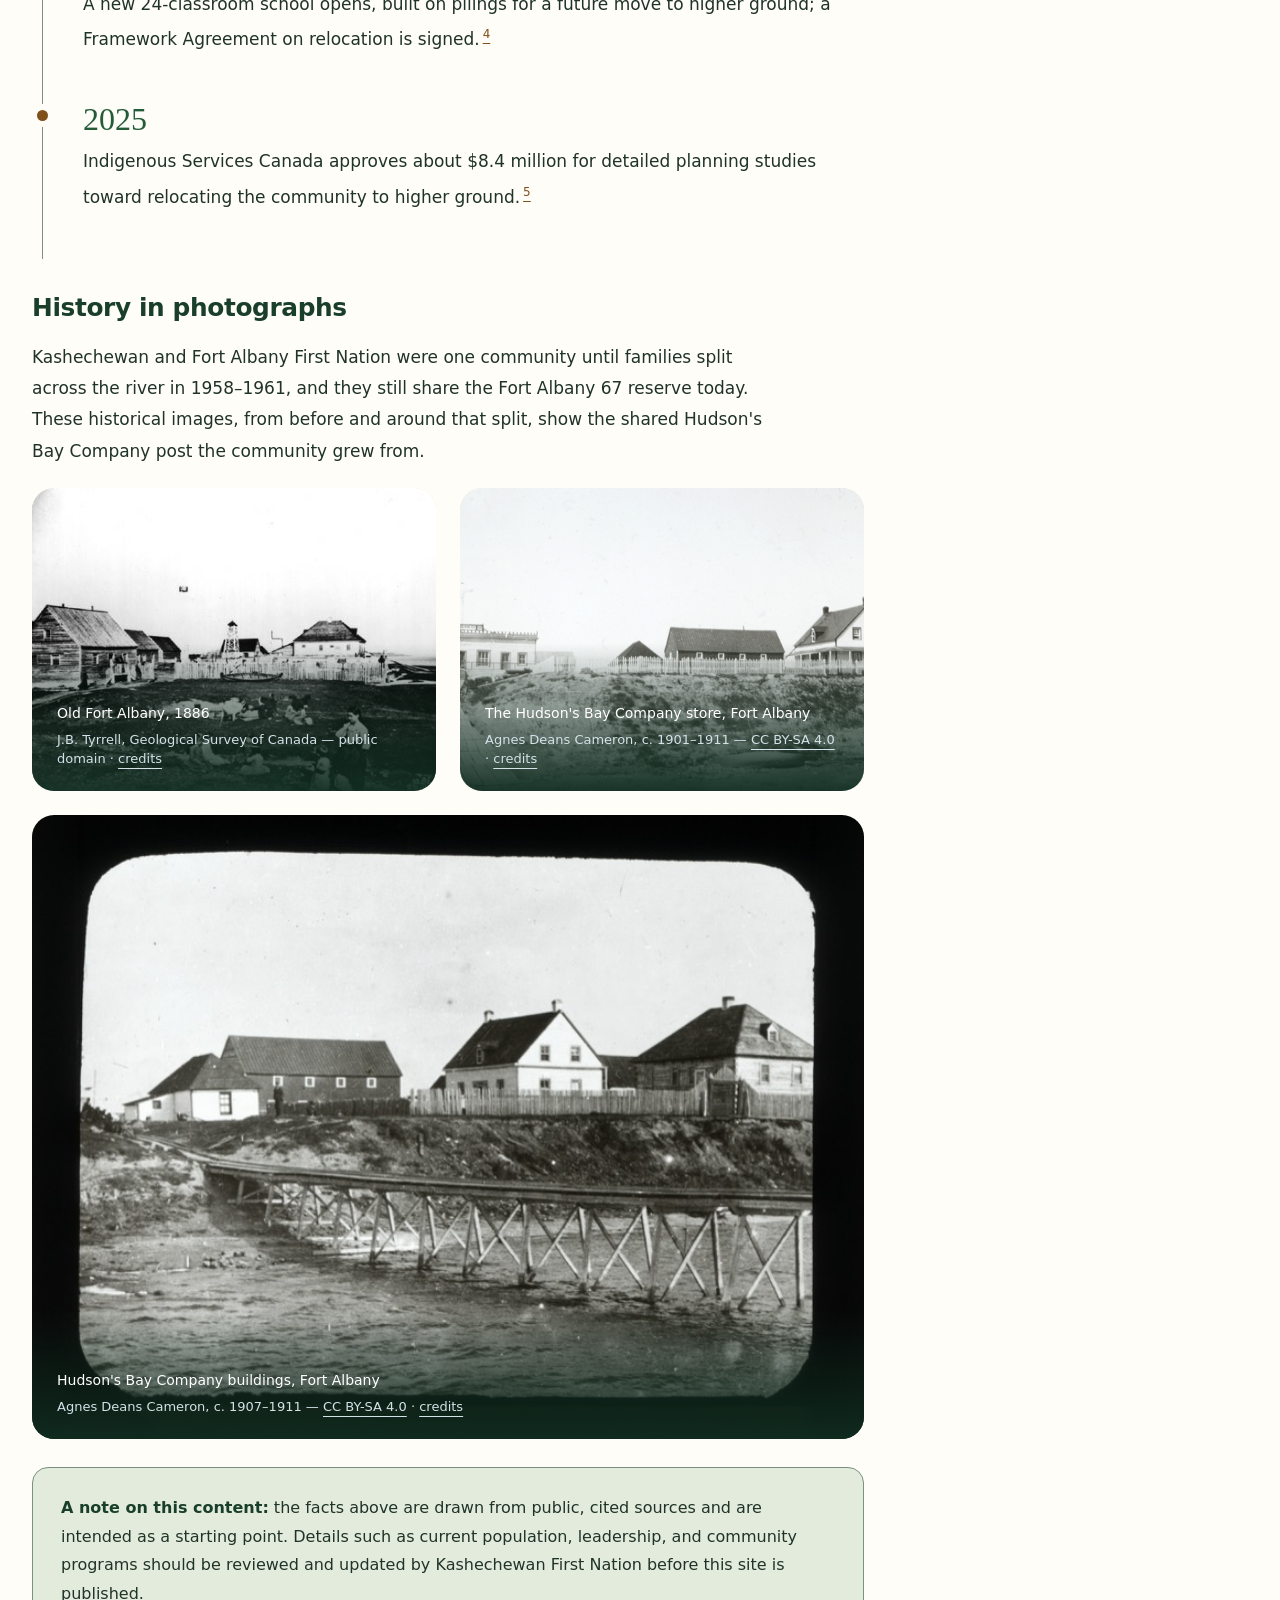
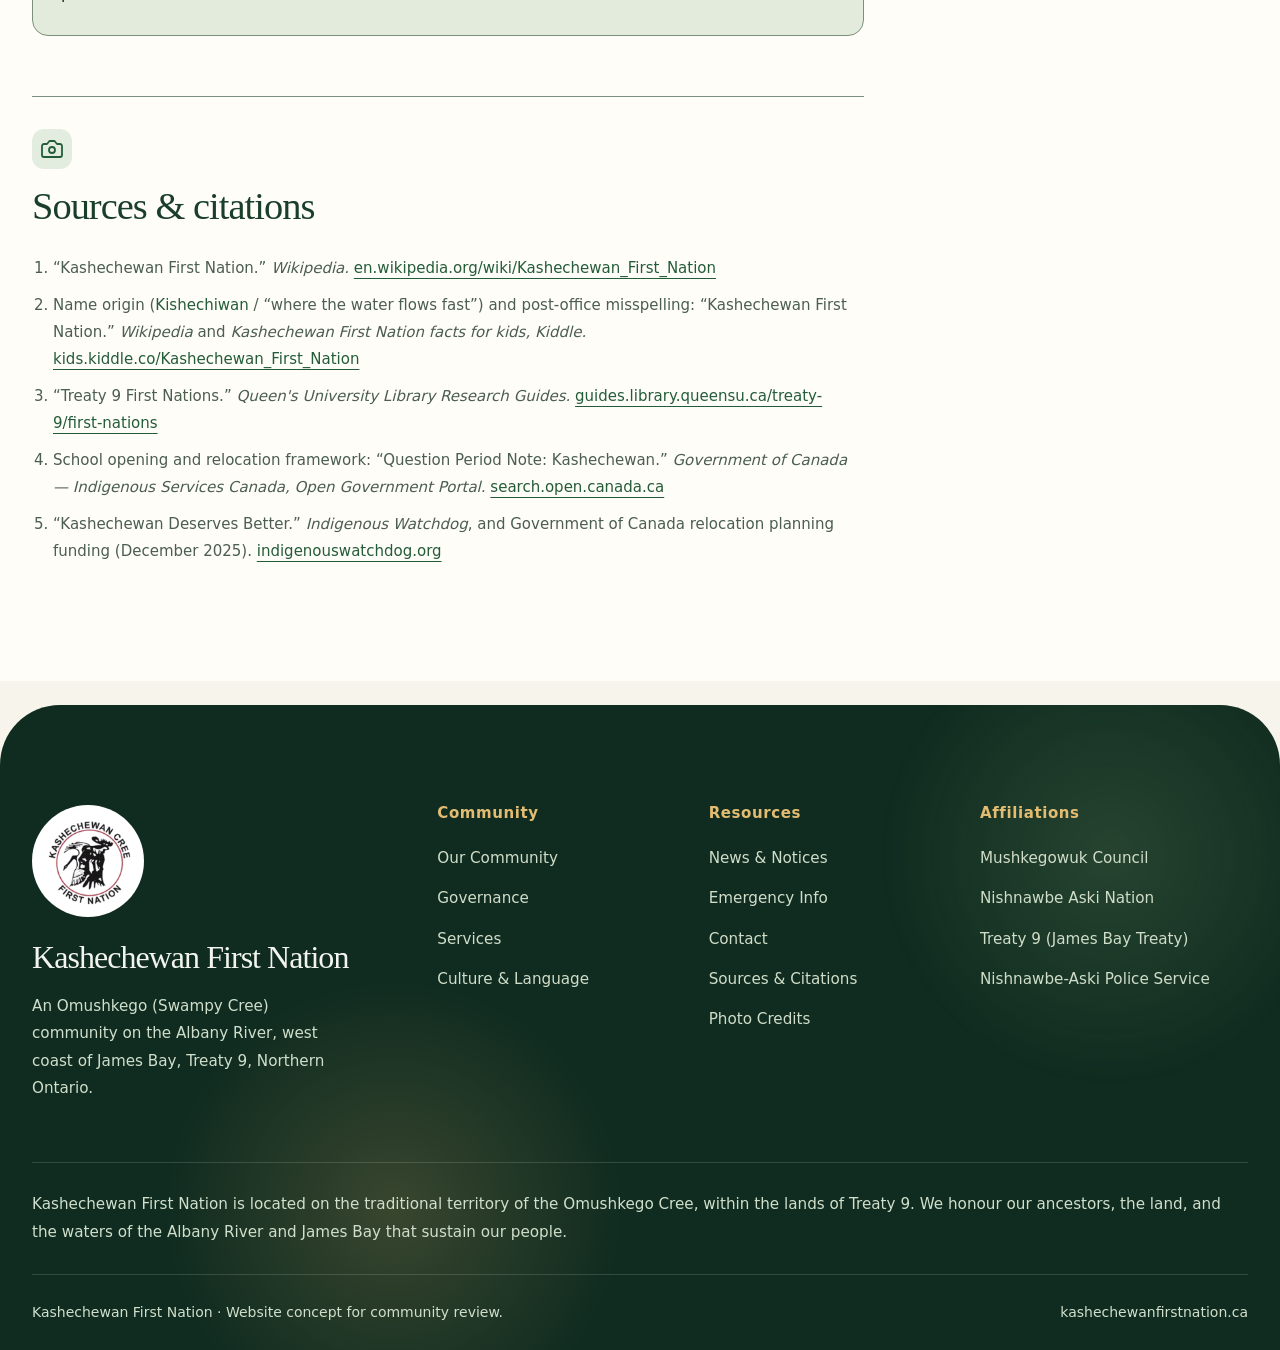
<file: about.html>
<!DOCTYPE html>
<html lang="en">
<head>
  <meta charset="UTF-8">
  <meta name="viewport" content="width=device-width, initial-scale=1.0">
  <title>Our Community | Kashechewan First Nation</title>
  <meta name="description" content="The history, name, geography, and people of Kashechewan First Nation — an Omushkego Cree community on the Albany River near James Bay, Treaty 9, Northern Ontario.">
  <link rel="icon" href="assets/img/kashechewan-official.png" type="image/png">
  <meta name="color-scheme" content="light dark"><script src="assets/js/theme.js"></script><link rel="stylesheet" href="assets/css/style.css">
<noscript><style>.nav{display:flex!important;position:static!important;max-height:none!important;width:100%}.header-inner{flex-wrap:wrap!important}.header-actions,.nav-preferences{display:none!important}.site-header{position:relative!important}</style></noscript><link rel="stylesheet" href="assets/css/modes.css"><link rel="stylesheet" href="assets/css/flow.css"><link rel="stylesheet" href="assets/css/motion.css"><link rel="stylesheet" href="assets/css/refinements.css"></head>
<body data-page="about"><a class="skip-link" href="#main-content">Skip to content</a>

  <div class="utility"><div class="wrap"><span>Omushkego Cree · Treaty 9 territory</span><a href="about.html#history"><svg class="icon icon-book-open" xmlns="http://www.w3.org/2000/svg" width="24" height="24" viewBox="0 0 24 24" fill="none" stroke="currentColor" stroke-width="1.8" stroke-linecap="round" stroke-linejoin="round" aria-hidden="true" focusable="false"><path d="M12 7v14"/><path d="M3 18a1 1 0 0 1-1-1V4a1 1 0 0 1 1-1h5a4 4 0 0 1 4 4 4 4 0 0 1 4-4h5a1 1 0 0 1 1 1v13a1 1 0 0 1-1 1h-6a3 3 0 0 0-3 3 3 3 0 0 0-3-3z"/></svg> Discover our history</a></div></div><header class="site-header"><div class="wrap header-inner"><a class="brand" href="index.html"><img class="mark" src="assets/img/kashechewan-official.png" width="300" height="300" alt="Kashechewan Cree First Nation logo"><span class="brand-text"><span class="name">Kashechewan</span><span class="sub">FIRST NATION</span></span></a><nav class="nav" id="primary-nav" aria-label="Main navigation"><div class="nav-links"><a href="index.html"><svg class="icon icon-house" xmlns="http://www.w3.org/2000/svg" width="24" height="24" viewBox="0 0 24 24" fill="none" stroke="currentColor" stroke-width="1.8" stroke-linecap="round" stroke-linejoin="round" aria-hidden="true" focusable="false"><path d="M15 21v-8a1 1 0 0 0-1-1h-4a1 1 0 0 0-1 1v8"/><path d="M3 10a2 2 0 0 1 .709-1.528l7-5.999a2 2 0 0 1 2.582 0l7 5.999A2 2 0 0 1 21 10v9a2 2 0 0 1-2 2H5a2 2 0 0 1-2-2z"/></svg><span>Home</span></a><a href="about.html" class="active" aria-current="page"><svg class="icon icon-map-pin" xmlns="http://www.w3.org/2000/svg" width="24" height="24" viewBox="0 0 24 24" fill="none" stroke="currentColor" stroke-width="1.8" stroke-linecap="round" stroke-linejoin="round" aria-hidden="true" focusable="false"><path d="M20 10c0 4.993-5.539 10.193-7.399 11.799a1 1 0 0 1-1.202 0C9.539 20.193 4 14.993 4 10a8 8 0 0 1 16 0"/><circle cx="12" cy="10" r="3"/></svg><span>Our community</span></a><a href="culture.html"><svg class="icon icon-feather" xmlns="http://www.w3.org/2000/svg" width="24" height="24" viewBox="0 0 24 24" fill="none" stroke="currentColor" stroke-width="1.8" stroke-linecap="round" stroke-linejoin="round" aria-hidden="true" focusable="false"><path d="M12.67 19a2 2 0 0 0 1.416-.588l6.154-6.172a6 6 0 0 0-8.49-8.49L5.586 9.914A2 2 0 0 0 5 11.328V18a1 1 0 0 0 1 1z"/><path d="M16 8 2 22"/><path d="M17.5 15H9"/></svg><span>Culture & language</span></a><a href="community.html"><svg class="icon icon-hand-heart" xmlns="http://www.w3.org/2000/svg" width="24" height="24" viewBox="0 0 24 24" fill="none" stroke="currentColor" stroke-width="1.8" stroke-linecap="round" stroke-linejoin="round" aria-hidden="true" focusable="false"><path d="M11 14h2a2 2 0 1 0 0-4h-3c-.6 0-1.1.2-1.4.6L3 16"/><path d="m7 20 1.6-1.4c.3-.4.8-.6 1.4-.6h4c1.1 0 2.1-.4 2.8-1.2l4.6-4.4a2 2 0 0 0-2.75-2.91l-4.2 3.9"/><path d="m2 15 6 6"/><path d="M19.5 8.5c.7-.7 1.5-1.6 1.5-2.7A2.73 2.73 0 0 0 16 4a2.78 2.78 0 0 0-5 1.8c0 1.2.8 2 1.5 2.8L16 12Z"/></svg><span>Services</span></a><a href="governance.html"><svg class="icon icon-users-round" xmlns="http://www.w3.org/2000/svg" width="24" height="24" viewBox="0 0 24 24" fill="none" stroke="currentColor" stroke-width="1.8" stroke-linecap="round" stroke-linejoin="round" aria-hidden="true" focusable="false"><path d="M18 21a8 8 0 0 0-16 0"/><circle cx="10" cy="8" r="5"/><path d="M22 20c0-3.37-2-6.5-4-8a5 5 0 0 0-.45-8.3"/></svg><span>Governance</span></a><a href="news.html"><svg class="icon icon-newspaper" xmlns="http://www.w3.org/2000/svg" width="24" height="24" viewBox="0 0 24 24" fill="none" stroke="currentColor" stroke-width="1.8" stroke-linecap="round" stroke-linejoin="round" aria-hidden="true" focusable="false"><path d="M4 22h16a2 2 0 0 0 2-2V4a2 2 0 0 0-2-2H8a2 2 0 0 0-2 2v16a2 2 0 0 1-2 2Zm0 0a2 2 0 0 1-2-2v-9c0-1.1.9-2 2-2h2"/><path d="M18 14h-8"/><path d="M15 18h-5"/><path d="M10 6h8v4h-8V6Z"/></svg><span>News</span></a><a href="contact.html" class="mobile-contact"><svg class="icon icon-messages-square" xmlns="http://www.w3.org/2000/svg" width="24" height="24" viewBox="0 0 24 24" fill="none" stroke="currentColor" stroke-width="1.8" stroke-linecap="round" stroke-linejoin="round" aria-hidden="true" focusable="false"><path d="M14 9a2 2 0 0 1-2 2H6l-4 4V4a2 2 0 0 1 2-2h8a2 2 0 0 1 2 2z"/><path d="M18 9h2a2 2 0 0 1 2 2v11l-4-4h-6a2 2 0 0 1-2-2v-1"/></svg><span>Contact the Band Office</span></a></div><div class="nav-preferences"><span class="preferences-label">Appearance &amp; motion</span><label class="theme-picker"><span class="sr-only">Appearance</span><select class="theme-select" aria-label="Appearance"><option value="light">Light</option><option value="dark">Dark</option><option value="river">River</option></select></label><button class="motion-toggle" type="button" aria-label="Pause motion" aria-pressed="false" title="Pause motion"><svg class="icon icon-waves" xmlns="http://www.w3.org/2000/svg" width="24" height="24" viewBox="0 0 24 24" fill="none" stroke="currentColor" stroke-width="1.8" stroke-linecap="round" stroke-linejoin="round" aria-hidden="true" focusable="false"><path d="M2 6c.6.5 1.2 1 2.5 1C7 7 7 5 9.5 5c2.6 0 2.4 2 5 2 2.5 0 2.5-2 5-2 1.3 0 1.9.5 2.5 1"/><path d="M2 12c.6.5 1.2 1 2.5 1 2.5 0 2.5-2 5-2 2.6 0 2.4 2 5 2 2.5 0 2.5-2 5-2 1.3 0 1.9.5 2.5 1"/><path d="M2 18c.6.5 1.2 1 2.5 1 2.5 0 2.5-2 5-2 2.6 0 2.4 2 5 2 2.5 0 2.5-2 5-2 1.3 0 1.9.5 2.5 1"/></svg></button></div></nav><div class="header-actions"><a class="btn header-contact" href="contact.html">Contact us</a><button class="nav-toggle" type="button" aria-label="Open menu" aria-controls="primary-nav" aria-expanded="false"><svg class="icon icon-menu" xmlns="http://www.w3.org/2000/svg" width="24" height="24" viewBox="0 0 24 24" fill="none" stroke="currentColor" stroke-width="1.8" stroke-linecap="round" stroke-linejoin="round" aria-hidden="true" focusable="false"><line x1="4" x2="20" y1="12" y2="12"/><line x1="4" x2="20" y1="6" y2="6"/><line x1="4" x2="20" y1="18" y2="18"/></svg><span>Menu</span></button></div></div></header><main id="main-content">

  <div class="page-banner has-photo">
    <img class="banner-photo" src="assets/img/fortalbany-overlook.jpg" alt="Aerial autumn view of Fort Albany First Nation, on the shared Fort Albany 67 reserve on the Albany River" width="2200" height="1466">
    <p class="banner-credit">
      <span class="desc">Fort Albany First Nation, on the reserve Kashechewan shares with its neighbouring community</span>
      <span class="credit">Photo: Paul Lantz, <a href="https://creativecommons.org/licenses/by/2.0/">CC BY 2.0</a> · <a href="credits.html">credits</a></span>
    </p>
    <div class="wrap">
      <div class="crumb"><svg class="icon icon-map-pin" xmlns="http://www.w3.org/2000/svg" width="24" height="24" viewBox="0 0 24 24" fill="none" stroke="currentColor" stroke-width="1.8" stroke-linecap="round" stroke-linejoin="round" aria-hidden="true" focusable="false"><path d="M20 10c0 4.993-5.539 10.193-7.399 11.799a1 1 0 0 1-1.202 0C9.539 20.193 4 14.993 4 10a8 8 0 0 1 16 0"/><circle cx="12" cy="10" r="3"/></svg><a href="index.html">Home</a> / Our Community</div>
      <h1><span class="motion-word">Our</span> <span class="motion-word">Community</span></h1>
      <p>An Omushkego Cree people on the north shore of the Albany River, near the west coast of James Bay.</p>
    </div>
  </div>

  <nav class="page-index wrap" aria-label="On this page"><span>On this page</span><a href="#name">Our name</a><a href="#history">Our history</a><a href="#geography">The land &amp; the river</a><a href="#timeline">A brief timeline</a></nav><section class="band-paper">
    <div class="wrap editorial-layout">
      <div class="prose">
        <p class="lead">Kashechewan First Nation is a Cree community in the James Bay lowlands of Northern Ontario. We sit on the northern shore of the Albany River, near where it meets the west coast of James Bay — one of the most remote inhabited regions of the province.<sup class="cite"><a href="#sources">1</a></sup></p>

        <h2 id="name"><span class="heading-icon"><svg class="icon icon-waves" xmlns="http://www.w3.org/2000/svg" width="24" height="24" viewBox="0 0 24 24" fill="none" stroke="currentColor" stroke-width="1.8" stroke-linecap="round" stroke-linejoin="round" aria-hidden="true" focusable="false"><path d="M2 6c.6.5 1.2 1 2.5 1C7 7 7 5 9.5 5c2.6 0 2.4 2 5 2 2.5 0 2.5-2 5-2 1.3 0 1.9.5 2.5 1"/><path d="M2 12c.6.5 1.2 1 2.5 1 2.5 0 2.5-2 5-2 2.6 0 2.4 2 5 2 2.5 0 2.5-2 5-2 1.3 0 1.9.5 2.5 1"/><path d="M2 18c.6.5 1.2 1 2.5 1 2.5 0 2.5-2 5-2 2.6 0 2.4 2 5 2 2.5 0 2.5-2 5-2 1.3 0 1.9.5 2.5 1"/></svg></span><span class="heading-text"><span class="motion-word">Our</span> <span class="motion-word">name</span></span></h2>
        <p>Community members chose the Swampy Cree name <span class="cree">Kishechiwan</span> (<span class="cree">kišîciwan</span>), meaning <strong>“where the water flows fast,”</strong> for the swift current of the Albany River. When the sign for the community's new post office arrived, it carried the misspelling “Kashechewan.” That spelling became the official name of the community — a name that, as spelled, has no meaning in the Cree language.<sup class="cite"><a href="#sources">2</a></sup></p>

        <h2 id="history"><span class="heading-icon"><svg class="icon icon-book-open" xmlns="http://www.w3.org/2000/svg" width="24" height="24" viewBox="0 0 24 24" fill="none" stroke="currentColor" stroke-width="1.8" stroke-linecap="round" stroke-linejoin="round" aria-hidden="true" focusable="false"><path d="M12 7v14"/><path d="M3 18a1 1 0 0 1-1-1V4a1 1 0 0 1 1-1h5a4 4 0 0 1 4 4 4 4 0 0 1 4-4h5a1 1 0 0 1 1 1v13a1 1 0 0 1-1 1h-6a3 3 0 0 0-3 3 3 3 0 0 0-3-3z"/></svg></span><span class="heading-text"><span class="motion-word">Our</span> <span class="motion-word">history</span></span></h2>
        <p>Kashechewan came into being when most of the Anglican families of the Fort Albany First Nation moved north across the Albany River between 1958 and 1961. In 1977, the community was granted its own band council under the Indian Act. To this day, Kashechewan and Fort Albany First Nation continue to share a single reserve, Fort Albany 67.<sup class="cite"><a href="#sources">1</a></sup></p>

        <div class="callout">
          <p style="margin:0"><span class="k">A shared reserve.</span> Because Kashechewan and Fort Albany share the Fort Albany 67 reserve, their populations are often reported together in federal records — a total of <strong>5,597 as of October 2024</strong>. Kashechewan's own population was estimated at about <strong>2,000</strong> in 2024.<sup class="cite"><a href="#sources">1</a></sup></p>
        </div>

        <h2 id="geography"><span class="heading-icon"><svg class="icon icon-trees" xmlns="http://www.w3.org/2000/svg" width="24" height="24" viewBox="0 0 24 24" fill="none" stroke="currentColor" stroke-width="1.8" stroke-linecap="round" stroke-linejoin="round" aria-hidden="true" focusable="false"><path d="M10 10v.2A3 3 0 0 1 8.9 16H5a3 3 0 0 1-1-5.8V10a3 3 0 0 1 6 0Z"/><path d="M7 16v6"/><path d="M13 19v3"/><path d="M12 19h8.3a1 1 0 0 0 .7-1.7L18 14h.3a1 1 0 0 0 .7-1.7L16 9h.2a1 1 0 0 0 .8-1.7L13 3l-1.4 1.5"/></svg></span><span class="heading-text"><span class="motion-word">The</span> <span class="motion-word">land</span> <span class="motion-word">&amp;</span> <span class="motion-word">the</span> <span class="motion-word">river</span></span></h2>
        <p>Kashechewan lies on the flood plain of the Albany River. The closest urban centre is Timmins, Ontario, about 400 kilometres to the south. The community is reached year-round by air and, in winter, by a seasonal ice road that connects Kashechewan to Attawapiskat, Fort Albany, and Moosonee along the James Bay coast.<sup class="cite"><a href="#sources">1</a></sup></p>
        <p>Life on the flood plain shapes everything here. Each spring, as the ice on the Albany River breaks up, rising water and ice jams threaten the community — a reality that has led to repeated evacuations and, today, a shared commitment to relocate to higher ground.<sup class="cite"><a href="#sources">1</a></sup> You can read more about that work on our <a href="community.html#relocation">Community Services</a> page.</p>

        <h2 id="timeline"><span class="heading-icon"><svg class="icon icon-book-open" xmlns="http://www.w3.org/2000/svg" width="24" height="24" viewBox="0 0 24 24" fill="none" stroke="currentColor" stroke-width="1.8" stroke-linecap="round" stroke-linejoin="round" aria-hidden="true" focusable="false"><path d="M12 7v14"/><path d="M3 18a1 1 0 0 1-1-1V4a1 1 0 0 1 1-1h5a4 4 0 0 1 4 4 4 4 0 0 1 4-4h5a1 1 0 0 1 1 1v13a1 1 0 0 1-1 1h-6a3 3 0 0 0-3 3 3 3 0 0 0-3-3z"/></svg></span><span class="heading-text"><span class="motion-word">A</span> <span class="motion-word">brief</span> <span class="motion-word">timeline</span></span></h2>
        <div class="timeline">
          <div class="t-item"><div class="yr">1905–1906</div><p>Treaty No. 9 (the James Bay Treaty) is signed, covering the territory of the Omushkego Cree along the Albany River and James Bay.<sup class="cite"><a href="#sources">3</a></sup></p></div>
          <div class="t-item"><div class="yr">1958–1961</div><p>Most Anglican families of Fort Albany First Nation move north across the Albany River, forming the community that becomes Kashechewan.<sup class="cite"><a href="#sources">1</a></sup></p></div>
          <div class="t-item"><div class="yr">1977</div><p>Kashechewan is granted its own band council under the Indian Act, while continuing to share the Fort Albany 67 reserve.<sup class="cite"><a href="#sources">1</a></sup></p></div>
          <div class="t-item"><div class="yr">2005</div><p>A drinking-water crisis and flooding lead to two major evacuations, bringing national attention to conditions in the community.<sup class="cite"><a href="#sources">1</a></sup></p></div>
          <div class="t-item"><div class="yr">2019</div><p>A new 24-classroom school opens, built on pilings for a future move to higher ground; a Framework Agreement on relocation is signed.<sup class="cite"><a href="#sources">4</a></sup></p></div>
          <div class="t-item"><div class="yr">2025</div><p>Indigenous Services Canada approves about $8.4 million for detailed planning studies toward relocating the community to higher ground.<sup class="cite"><a href="#sources">5</a></sup></p></div>
        </div>

        <h3 style="margin-top:2rem">History in photographs</h3>
        <p>Kashechewan and Fort Albany First Nation were one community until families split across the river in 1958–1961, and they still share the Fort Albany 67 reserve today. These historical images, from before and around that split, show the shared Hudson's Bay Company post the community grew from.</p>
        <div class="grid grid-3" style="margin:1rem 0 1.6rem">
          <figure class="photo ratio-4-3">
            <img loading="lazy" decoding="async" src="assets/img/fortalbany-1886.jpg" alt="Black-and-white photograph of Old Fort Albany in 1886, showing wooden Hudson's Bay Company buildings behind a picket fence" width="550" height="356">
            <figcaption>
              <span class="desc">Old Fort Albany, 1886</span>
              <span class="credit">J.B. Tyrrell, Geological Survey of Canada — public domain · <a href="credits.html">credits</a></span>
            </figcaption>
          </figure>
          <figure class="photo ratio-4-3">
            <img loading="lazy" decoding="async" src="assets/img/hbc-store-fortalbany.jpg" alt="Black-and-white lantern-slide photograph of the Hudson's Bay Company store at Fort Albany, early 1900s" width="813" height="455">
            <figcaption>
              <span class="desc">The Hudson's Bay Company store, Fort Albany</span>
              <span class="credit">Agnes Deans Cameron, c. 1901–1911 — <a href="https://creativecommons.org/licenses/by-sa/4.0/">CC BY-SA 4.0</a> · <a href="credits.html">credits</a></span>
            </figcaption>
          </figure>
          <figure class="photo ratio-4-3">
            <img loading="lazy" decoding="async" src="assets/img/hbc-buildings-fortalbany.jpg" alt="Black-and-white lantern-slide photograph of Hudson's Bay Company buildings and a footbridge at Fort Albany, early 1900s" width="800" height="803">
            <figcaption>
              <span class="desc">Hudson's Bay Company buildings, Fort Albany</span>
              <span class="credit">Agnes Deans Cameron, c. 1907–1911 — <a href="https://creativecommons.org/licenses/by-sa/4.0/">CC BY-SA 4.0</a> · <a href="credits.html">credits</a></span>
            </figcaption>
          </figure>
        </div>

        <div class="note">
          <strong>A note on this content:</strong> the facts above are drawn from public, cited sources and are intended as a starting point. Details such as current population, leadership, and community programs should be reviewed and updated by Kashechewan First Nation before this site is published.
        </div>

        <h2 id="sources"><span class="heading-icon"><svg class="icon icon-camera" xmlns="http://www.w3.org/2000/svg" width="24" height="24" viewBox="0 0 24 24" fill="none" stroke="currentColor" stroke-width="1.8" stroke-linecap="round" stroke-linejoin="round" aria-hidden="true" focusable="false"><path d="M14.5 4h-5L7 7H4a2 2 0 0 0-2 2v9a2 2 0 0 0 2 2h16a2 2 0 0 0 2-2V9a2 2 0 0 0-2-2h-3l-2.5-3z"/><circle cx="12" cy="13" r="3"/></svg></span><span class="heading-text"><span class="motion-word">Sources</span> <span class="motion-word">&amp;</span> <span class="motion-word">citations</span></span></h2>
        <ol class="refs">
          <li id="ref1">“Kashechewan First Nation.” <em>Wikipedia.</em> <a href="https://en.wikipedia.org/wiki/Kashechewan_First_Nation">en.wikipedia.org/wiki/Kashechewan_First_Nation</a></li>
          <li id="ref2">Name origin (<span class="cree">Kishechiwan</span> / “where the water flows fast”) and post-office misspelling: “Kashechewan First Nation.” <em>Wikipedia</em> and <em>Kashechewan First Nation facts for kids, Kiddle.</em> <a href="https://kids.kiddle.co/Kashechewan_First_Nation">kids.kiddle.co/Kashechewan_First_Nation</a></li>
          <li id="ref3">“Treaty 9 First Nations.” <em>Queen's University Library Research Guides.</em> <a href="https://guides.library.queensu.ca/treaty-9/first-nations">guides.library.queensu.ca/treaty-9/first-nations</a></li>
          <li id="ref4">School opening and relocation framework: “Question Period Note: Kashechewan.” <em>Government of Canada — Indigenous Services Canada, Open Government Portal.</em> <a href="https://search.open.canada.ca/qpnotes/record/isc-sac,ISC-2021-10085">search.open.canada.ca</a></li>
          <li id="ref5">“Kashechewan Deserves Better.” <em>Indigenous Watchdog</em>, and Government of Canada relocation planning funding (December 2025). <a href="https://www.indigenouswatchdog.org/update/kashechewan-deserves-better-leadership-call-for-action-and-long-term-solutions-to-crisis-in-kashechewan-first-nation/">indigenouswatchdog.org</a></li>
        </ol>
      </div>

      <aside style="position:sticky;top:110px">
        <div class="card">
          <span class="service-icon"><svg class="icon icon-hand-heart" xmlns="http://www.w3.org/2000/svg" width="24" height="24" viewBox="0 0 24 24" fill="none" stroke="currentColor" stroke-width="1.8" stroke-linecap="round" stroke-linejoin="round" aria-hidden="true" focusable="false"><path d="M11 14h2a2 2 0 1 0 0-4h-3c-.6 0-1.1.2-1.4.6L3 16"/><path d="m7 20 1.6-1.4c.3-.4.8-.6 1.4-.6h4c1.1 0 2.1-.4 2.8-1.2l4.6-4.4a2 2 0 0 0-2.75-2.91l-4.2 3.9"/><path d="m2 15 6 6"/><path d="M19.5 8.5c.7-.7 1.5-1.6 1.5-2.7A2.73 2.73 0 0 0 16 4a2.78 2.78 0 0 0-5 1.8c0 1.2.8 2 1.5 2.8L16 12Z"/></svg></span><h3 style="margin-top:0">Community at a glance</h3>
          <div class="info-rows" style="border-top:none">
            <div class="row" style="grid-template-columns:1fr"><span class="k">People</span><span class="v">Omushkego (Swampy Cree)</span></div>
            <div class="row" style="grid-template-columns:1fr"><span class="k">Location</span><span class="v">North shore of the Albany River, west coast of James Bay, Ontario</span></div>
            <div class="row" style="grid-template-columns:1fr"><span class="k">Reserve</span><span class="v">Fort Albany 67 (shared)</span></div>
            <div class="row" style="grid-template-columns:1fr"><span class="k">Treaty</span><span class="v">Treaty 9 (James Bay Treaty)</span></div>
            <div class="row" style="grid-template-columns:1fr"><span class="k">Nearest city</span><span class="v">Timmins — ~400 km south</span></div>
            <div class="row" style="grid-template-columns:1fr"><span class="k">Access</span><span class="v">Air year-round; winter ice road</span></div>
          </div>
        </div>
        <figure class="photo ratio-3-4" style="margin-top:1.5rem">
          <img loading="lazy" decoding="async" src="assets/img/albany-river-fishing-archival.jpg" alt="Archival photograph of a man fishing at a rapids on the Albany River, Northern Ontario" width="1000" height="1258">
          <figcaption>
            <span class="desc">Fishing at a rapids on the Albany River, c. 1948–1972</span>
            <span class="credit">Archives of Ontario, <a href="https://www.ontario.ca/page/open-government-licence-ontario">OGL&#8209;Ontario</a> · <a href="credits.html">credits</a></span>
          </figcaption>
        </figure>
      </aside>
    </div>
  </section>

  </main><footer class="site-footer">
    <div class="wrap">
      <div class="footer-grid">
        <div class="footer-brand">
          <img class="mark" src="assets/img/kashechewan-official.png" width="300" height="300" alt="Kashechewan Cree First Nation logo">
          <div class="name">Kashechewan First Nation</div>
          <p>An Omushkego (Swampy Cree) community on the Albany River, west coast of James Bay, Treaty 9, Northern Ontario.</p>
        </div>
        <div>
          <h4>Community</h4>
          <ul>
            <li><a href="about.html">Our Community</a></li>
            <li><a href="governance.html">Governance</a></li>
            <li><a href="community.html">Services</a></li>
            <li><a href="culture.html">Culture &amp; Language</a></li>
          </ul>
        </div>
        <div>
          <h4>Resources</h4>
          <ul>
            <li><a href="news.html">News &amp; Notices</a></li>
            <li><a href="community.html#emergency">Emergency Info</a></li>
            <li><a href="contact.html">Contact</a></li>
            <li><a href="#sources">Sources &amp; Citations</a></li>
            <li><a href="credits.html">Photo Credits</a></li>
          </ul>
        </div>
        <div>
          <h4>Affiliations</h4>
          <ul>
            <li>Mushkegowuk Council</li>
            <li>Nishnawbe Aski Nation</li>
            <li>Treaty 9 (James Bay Treaty)</li>
            <li>Nishnawbe-Aski Police Service</li>
          </ul>
        </div>
      </div>
      <div class="land-ack">
        Kashechewan First Nation is located on the traditional territory of the Omushkego Cree, within the lands of Treaty&nbsp;9. We honour our ancestors, the land, and the waters of the Albany River and James Bay that sustain our people.
      </div>
      <div class="footer-bottom">
        <span>Kashechewan First Nation · Website concept for community review.</span>
        <span>kashechewanfirstnation.ca</span>
      </div>
    </div>
  </footer>

  <script src="assets/js/main.js"></script>
<script src="assets/js/flow.js"></script></body>
</html>
</file>
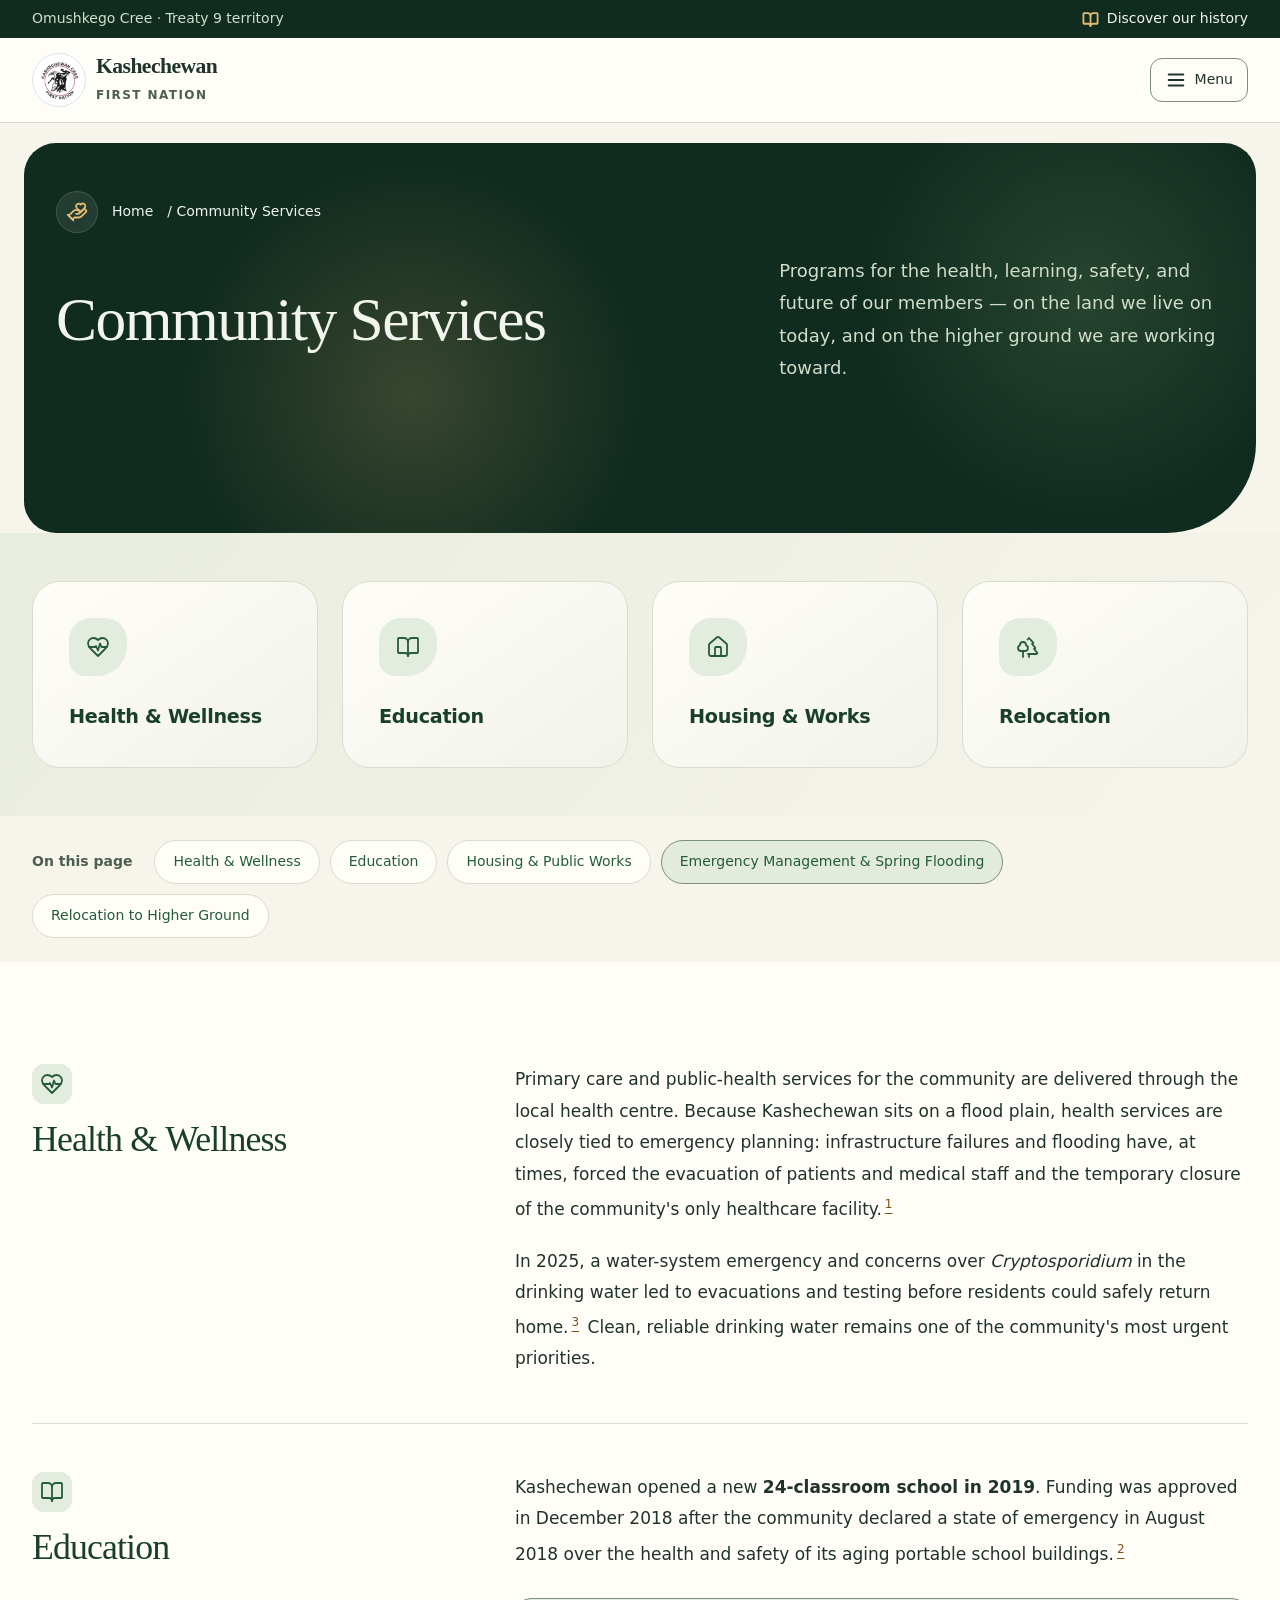
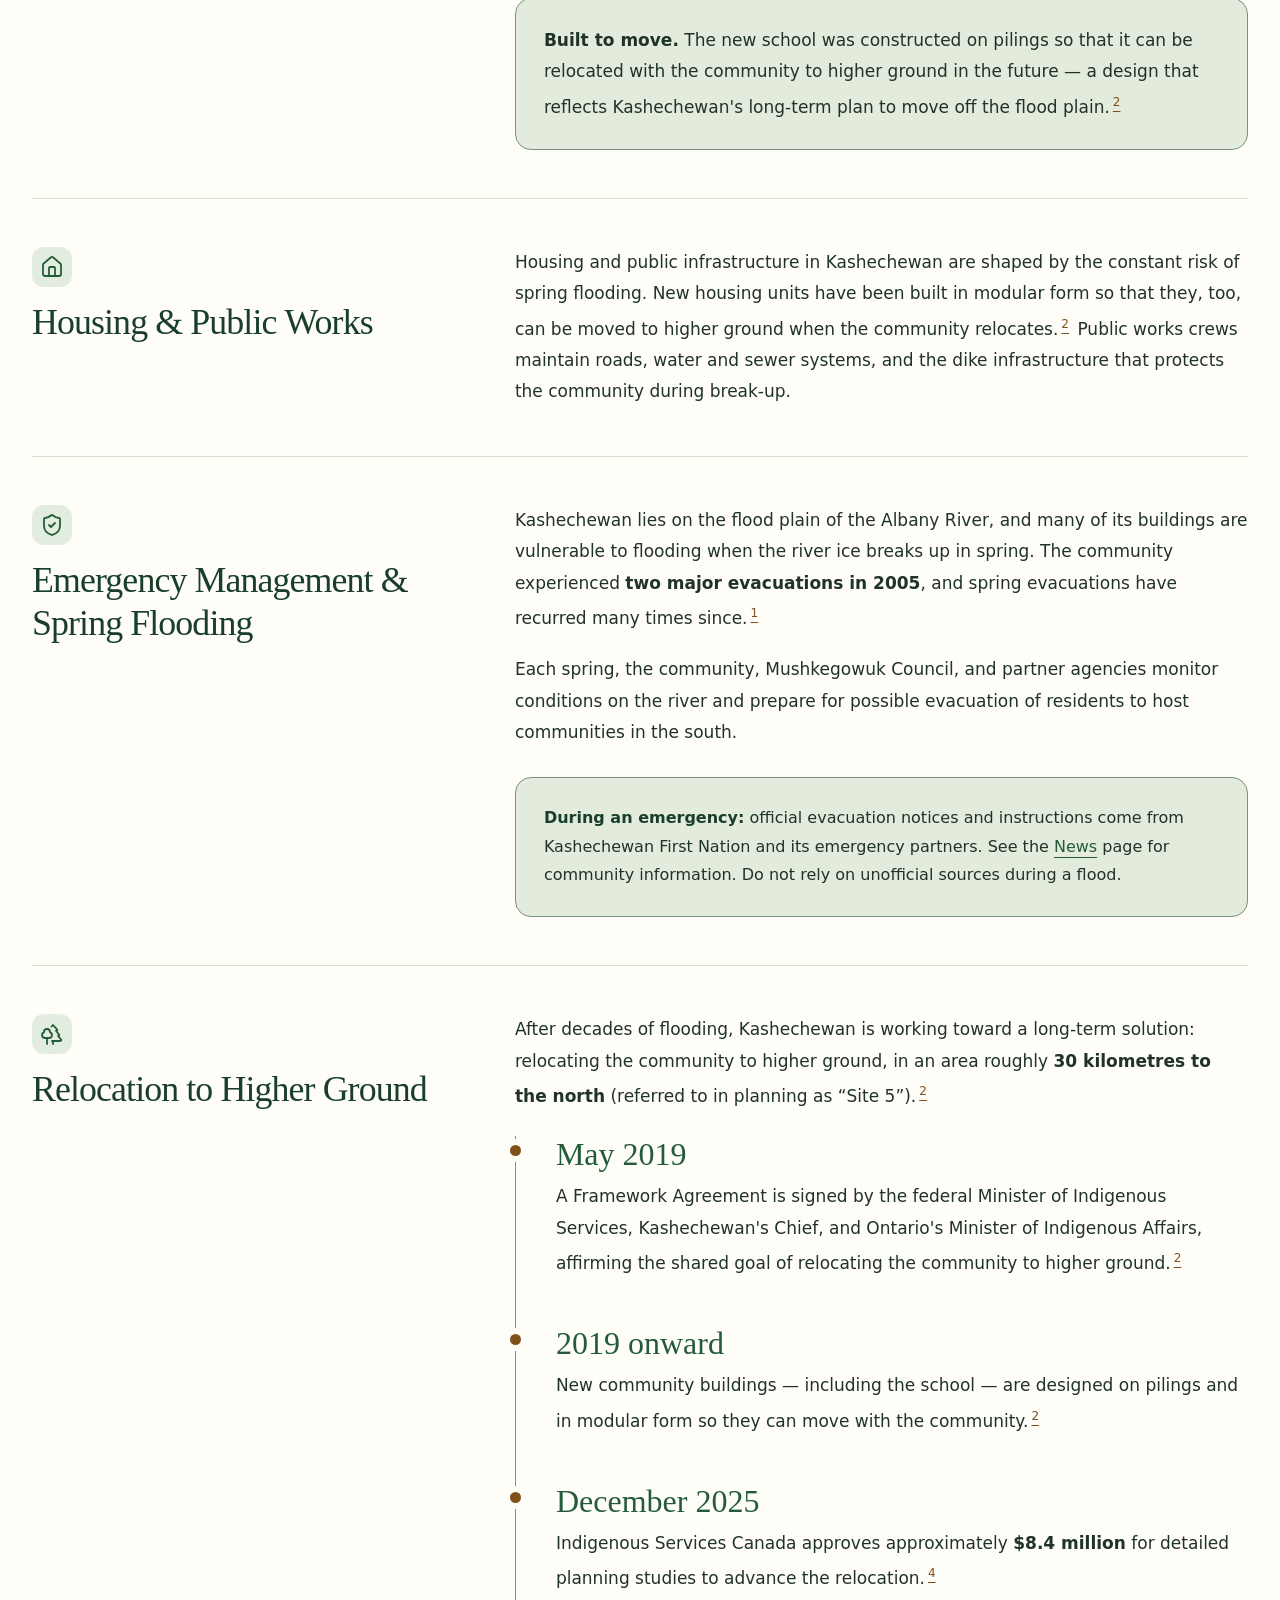
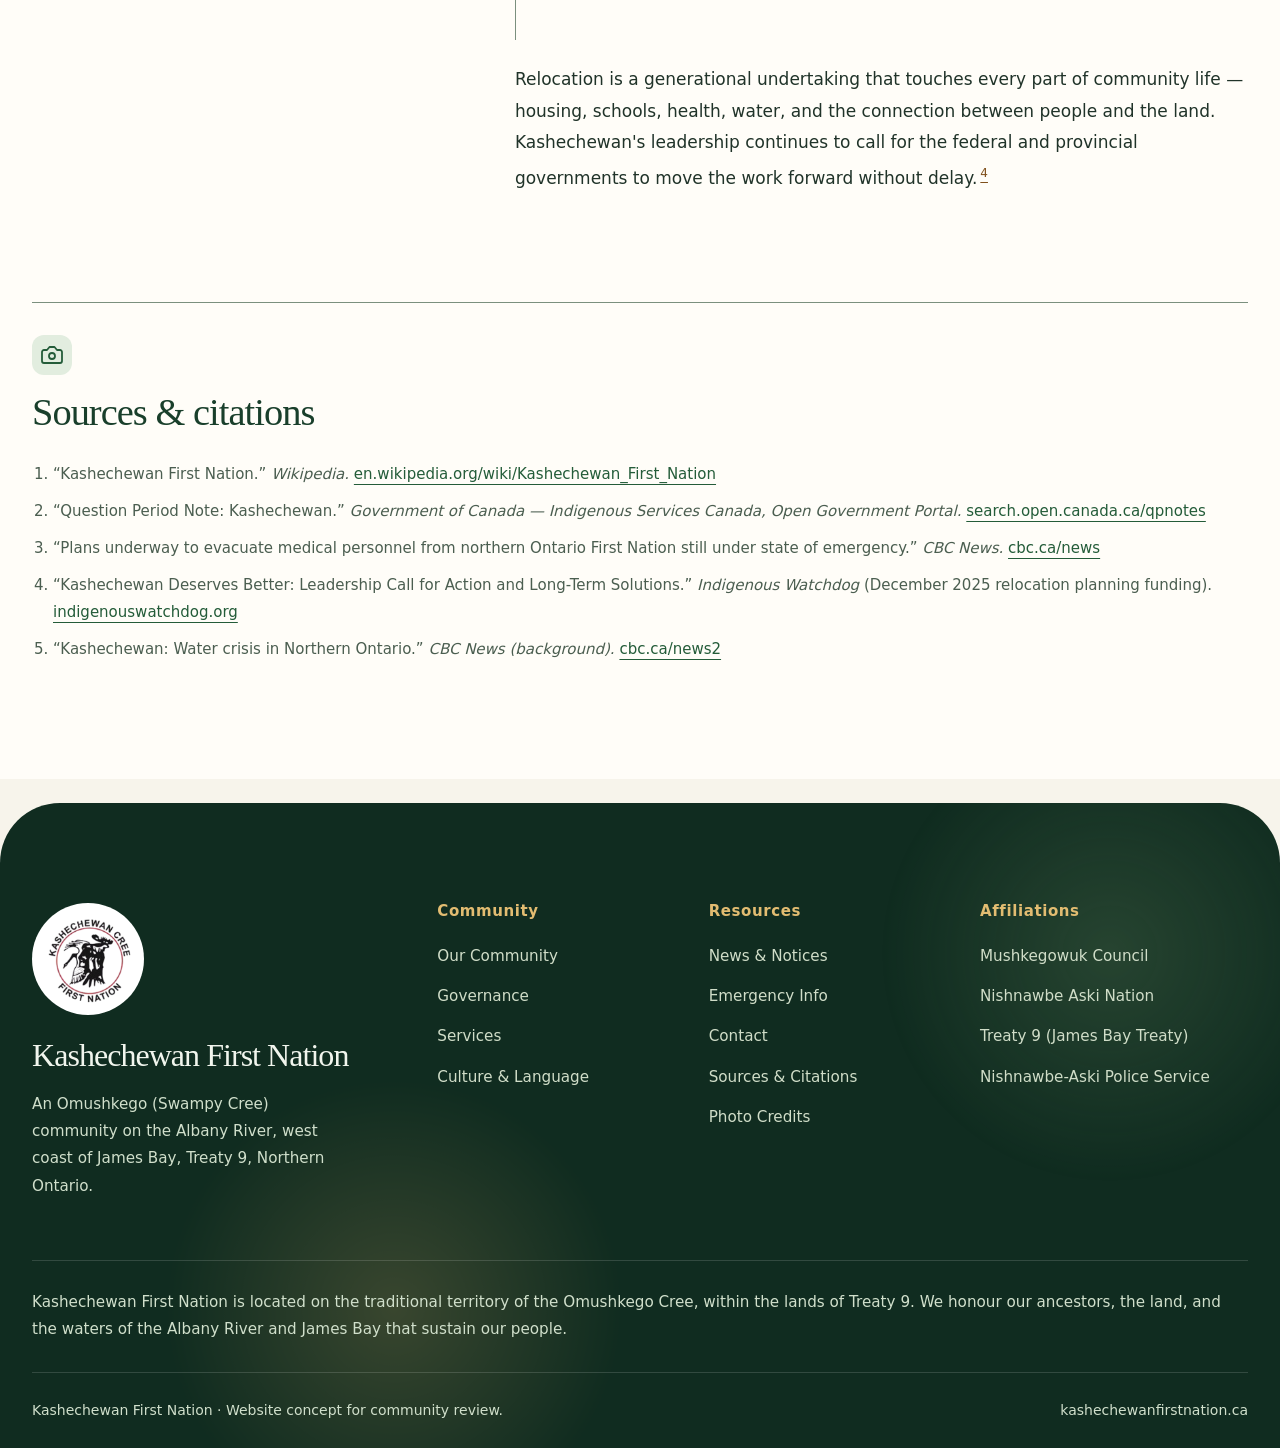
<file: community.html>
<!DOCTYPE html>
<html lang="en">
<head>
  <meta charset="UTF-8">
  <meta name="viewport" content="width=device-width, initial-scale=1.0">
  <title>Community Services | Kashechewan First Nation</title>
  <meta name="description" content="Health, education, housing, emergency management, and relocation — the services and programs that support members of Kashechewan First Nation.">
  <link rel="icon" href="assets/img/kashechewan-official.png" type="image/png">
  <meta name="color-scheme" content="light dark"><script src="assets/js/theme.js"></script><link rel="stylesheet" href="assets/css/style.css">
<noscript><style>.nav{display:flex!important;position:static!important;max-height:none!important;width:100%}.header-inner{flex-wrap:wrap!important}.header-actions,.nav-preferences{display:none!important}.site-header{position:relative!important}</style></noscript><link rel="stylesheet" href="assets/css/modes.css"><link rel="stylesheet" href="assets/css/flow.css"><link rel="stylesheet" href="assets/css/motion.css"><link rel="stylesheet" href="assets/css/refinements.css"></head>
<body data-page="community"><a class="skip-link" href="#main-content">Skip to content</a>

  <div class="utility"><div class="wrap"><span>Omushkego Cree · Treaty 9 territory</span><a href="about.html#history"><svg class="icon icon-book-open" xmlns="http://www.w3.org/2000/svg" width="24" height="24" viewBox="0 0 24 24" fill="none" stroke="currentColor" stroke-width="1.8" stroke-linecap="round" stroke-linejoin="round" aria-hidden="true" focusable="false"><path d="M12 7v14"/><path d="M3 18a1 1 0 0 1-1-1V4a1 1 0 0 1 1-1h5a4 4 0 0 1 4 4 4 4 0 0 1 4-4h5a1 1 0 0 1 1 1v13a1 1 0 0 1-1 1h-6a3 3 0 0 0-3 3 3 3 0 0 0-3-3z"/></svg> Discover our history</a></div></div><header class="site-header"><div class="wrap header-inner"><a class="brand" href="index.html"><img class="mark" src="assets/img/kashechewan-official.png" width="300" height="300" alt="Kashechewan Cree First Nation logo"><span class="brand-text"><span class="name">Kashechewan</span><span class="sub">FIRST NATION</span></span></a><nav class="nav" id="primary-nav" aria-label="Main navigation"><div class="nav-links"><a href="index.html"><svg class="icon icon-house" xmlns="http://www.w3.org/2000/svg" width="24" height="24" viewBox="0 0 24 24" fill="none" stroke="currentColor" stroke-width="1.8" stroke-linecap="round" stroke-linejoin="round" aria-hidden="true" focusable="false"><path d="M15 21v-8a1 1 0 0 0-1-1h-4a1 1 0 0 0-1 1v8"/><path d="M3 10a2 2 0 0 1 .709-1.528l7-5.999a2 2 0 0 1 2.582 0l7 5.999A2 2 0 0 1 21 10v9a2 2 0 0 1-2 2H5a2 2 0 0 1-2-2z"/></svg><span>Home</span></a><a href="about.html"><svg class="icon icon-map-pin" xmlns="http://www.w3.org/2000/svg" width="24" height="24" viewBox="0 0 24 24" fill="none" stroke="currentColor" stroke-width="1.8" stroke-linecap="round" stroke-linejoin="round" aria-hidden="true" focusable="false"><path d="M20 10c0 4.993-5.539 10.193-7.399 11.799a1 1 0 0 1-1.202 0C9.539 20.193 4 14.993 4 10a8 8 0 0 1 16 0"/><circle cx="12" cy="10" r="3"/></svg><span>Our community</span></a><a href="community.html" class="active" aria-current="page"><svg class="icon icon-hand-heart" xmlns="http://www.w3.org/2000/svg" width="24" height="24" viewBox="0 0 24 24" fill="none" stroke="currentColor" stroke-width="1.8" stroke-linecap="round" stroke-linejoin="round" aria-hidden="true" focusable="false"><path d="M11 14h2a2 2 0 1 0 0-4h-3c-.6 0-1.1.2-1.4.6L3 16"/><path d="m7 20 1.6-1.4c.3-.4.8-.6 1.4-.6h4c1.1 0 2.1-.4 2.8-1.2l4.6-4.4a2 2 0 0 0-2.75-2.91l-4.2 3.9"/><path d="m2 15 6 6"/><path d="M19.5 8.5c.7-.7 1.5-1.6 1.5-2.7A2.73 2.73 0 0 0 16 4a2.78 2.78 0 0 0-5 1.8c0 1.2.8 2 1.5 2.8L16 12Z"/></svg><span>Services</span></a><a href="culture.html"><svg class="icon icon-feather" xmlns="http://www.w3.org/2000/svg" width="24" height="24" viewBox="0 0 24 24" fill="none" stroke="currentColor" stroke-width="1.8" stroke-linecap="round" stroke-linejoin="round" aria-hidden="true" focusable="false"><path d="M12.67 19a2 2 0 0 0 1.416-.588l6.154-6.172a6 6 0 0 0-8.49-8.49L5.586 9.914A2 2 0 0 0 5 11.328V18a1 1 0 0 0 1 1z"/><path d="M16 8 2 22"/><path d="M17.5 15H9"/></svg><span>Culture & language</span></a><a href="governance.html"><svg class="icon icon-users-round" xmlns="http://www.w3.org/2000/svg" width="24" height="24" viewBox="0 0 24 24" fill="none" stroke="currentColor" stroke-width="1.8" stroke-linecap="round" stroke-linejoin="round" aria-hidden="true" focusable="false"><path d="M18 21a8 8 0 0 0-16 0"/><circle cx="10" cy="8" r="5"/><path d="M22 20c0-3.37-2-6.5-4-8a5 5 0 0 0-.45-8.3"/></svg><span>Governance</span></a><a href="news.html"><svg class="icon icon-newspaper" xmlns="http://www.w3.org/2000/svg" width="24" height="24" viewBox="0 0 24 24" fill="none" stroke="currentColor" stroke-width="1.8" stroke-linecap="round" stroke-linejoin="round" aria-hidden="true" focusable="false"><path d="M4 22h16a2 2 0 0 0 2-2V4a2 2 0 0 0-2-2H8a2 2 0 0 0-2 2v16a2 2 0 0 1-2 2Zm0 0a2 2 0 0 1-2-2v-9c0-1.1.9-2 2-2h2"/><path d="M18 14h-8"/><path d="M15 18h-5"/><path d="M10 6h8v4h-8V6Z"/></svg><span>News</span></a><a href="contact.html" class="mobile-contact"><svg class="icon icon-messages-square" xmlns="http://www.w3.org/2000/svg" width="24" height="24" viewBox="0 0 24 24" fill="none" stroke="currentColor" stroke-width="1.8" stroke-linecap="round" stroke-linejoin="round" aria-hidden="true" focusable="false"><path d="M14 9a2 2 0 0 1-2 2H6l-4 4V4a2 2 0 0 1 2-2h8a2 2 0 0 1 2 2z"/><path d="M18 9h2a2 2 0 0 1 2 2v11l-4-4h-6a2 2 0 0 1-2-2v-1"/></svg><span>Contact the Band Office</span></a></div><div class="nav-preferences"><span class="preferences-label">Appearance &amp; motion</span><label class="theme-picker"><span class="sr-only">Appearance</span><select class="theme-select" aria-label="Appearance"><option value="light">Light</option><option value="dark">Dark</option><option value="river">River</option></select></label><button class="motion-toggle" type="button" aria-label="Pause motion" aria-pressed="false" title="Pause motion"><svg class="icon icon-waves" xmlns="http://www.w3.org/2000/svg" width="24" height="24" viewBox="0 0 24 24" fill="none" stroke="currentColor" stroke-width="1.8" stroke-linecap="round" stroke-linejoin="round" aria-hidden="true" focusable="false"><path d="M2 6c.6.5 1.2 1 2.5 1C7 7 7 5 9.5 5c2.6 0 2.4 2 5 2 2.5 0 2.5-2 5-2 1.3 0 1.9.5 2.5 1"/><path d="M2 12c.6.5 1.2 1 2.5 1 2.5 0 2.5-2 5-2 2.6 0 2.4 2 5 2 2.5 0 2.5-2 5-2 1.3 0 1.9.5 2.5 1"/><path d="M2 18c.6.5 1.2 1 2.5 1 2.5 0 2.5-2 5-2 2.6 0 2.4 2 5 2 2.5 0 2.5-2 5-2 1.3 0 1.9.5 2.5 1"/></svg></button></div></nav><div class="header-actions"><a class="btn header-contact" href="contact.html">Contact us</a><button class="nav-toggle" type="button" aria-label="Open menu" aria-controls="primary-nav" aria-expanded="false"><svg class="icon icon-menu" xmlns="http://www.w3.org/2000/svg" width="24" height="24" viewBox="0 0 24 24" fill="none" stroke="currentColor" stroke-width="1.8" stroke-linecap="round" stroke-linejoin="round" aria-hidden="true" focusable="false"><line x1="4" x2="20" y1="12" y2="12"/><line x1="4" x2="20" y1="6" y2="6"/><line x1="4" x2="20" y1="18" y2="18"/></svg><span>Menu</span></button></div></div></header><main id="main-content">

  <div class="page-banner">
    <div class="wrap">
      <div class="crumb"><svg class="icon icon-hand-heart" xmlns="http://www.w3.org/2000/svg" width="24" height="24" viewBox="0 0 24 24" fill="none" stroke="currentColor" stroke-width="1.8" stroke-linecap="round" stroke-linejoin="round" aria-hidden="true" focusable="false"><path d="M11 14h2a2 2 0 1 0 0-4h-3c-.6 0-1.1.2-1.4.6L3 16"/><path d="m7 20 1.6-1.4c.3-.4.8-.6 1.4-.6h4c1.1 0 2.1-.4 2.8-1.2l4.6-4.4a2 2 0 0 0-2.75-2.91l-4.2 3.9"/><path d="m2 15 6 6"/><path d="M19.5 8.5c.7-.7 1.5-1.6 1.5-2.7A2.73 2.73 0 0 0 16 4a2.78 2.78 0 0 0-5 1.8c0 1.2.8 2 1.5 2.8L16 12Z"/></svg><a href="index.html">Home</a> / Community Services</div>
      <h1><span class="motion-word">Community</span> <span class="motion-word">Services</span></h1>
      <p>Programs for the health, learning, safety, and future of our members — on the land we live on today, and on the higher ground we are working toward.</p>
    </div>
  </div>

  <!-- quick nav -->
  <section class="band-sand tight">
    <div class="wrap">
      <div class="grid grid-4">
        <a class="card" href="#health" style="text-align:center"><span class="service-icon"><svg class="icon icon-heart-pulse" xmlns="http://www.w3.org/2000/svg" width="24" height="24" viewBox="0 0 24 24" fill="none" stroke="currentColor" stroke-width="1.8" stroke-linecap="round" stroke-linejoin="round" aria-hidden="true" focusable="false"><path d="M19 14c1.49-1.46 3-3.21 3-5.5A5.5 5.5 0 0 0 16.5 3c-1.76 0-3 .5-4.5 2-1.5-1.5-2.74-2-4.5-2A5.5 5.5 0 0 0 2 8.5c0 2.3 1.5 4.05 3 5.5l7 7Z"/><path d="M3.22 12H9.5l.5-1 2 4.5 2-7 1.5 3.5h5.27"/></svg></span><h3 style="margin:0">Health &amp; Wellness</h3></a>
        <a class="card" href="#education" style="text-align:center"><span class="service-icon"><svg class="icon icon-book-open" xmlns="http://www.w3.org/2000/svg" width="24" height="24" viewBox="0 0 24 24" fill="none" stroke="currentColor" stroke-width="1.8" stroke-linecap="round" stroke-linejoin="round" aria-hidden="true" focusable="false"><path d="M12 7v14"/><path d="M3 18a1 1 0 0 1-1-1V4a1 1 0 0 1 1-1h5a4 4 0 0 1 4 4 4 4 0 0 1 4-4h5a1 1 0 0 1 1 1v13a1 1 0 0 1-1 1h-6a3 3 0 0 0-3 3 3 3 0 0 0-3-3z"/></svg></span><h3 style="margin:0">Education</h3></a>
        <a class="card" href="#housing" style="text-align:center"><span class="service-icon"><svg class="icon icon-house" xmlns="http://www.w3.org/2000/svg" width="24" height="24" viewBox="0 0 24 24" fill="none" stroke="currentColor" stroke-width="1.8" stroke-linecap="round" stroke-linejoin="round" aria-hidden="true" focusable="false"><path d="M15 21v-8a1 1 0 0 0-1-1h-4a1 1 0 0 0-1 1v8"/><path d="M3 10a2 2 0 0 1 .709-1.528l7-5.999a2 2 0 0 1 2.582 0l7 5.999A2 2 0 0 1 21 10v9a2 2 0 0 1-2 2H5a2 2 0 0 1-2-2z"/></svg></span><h3 style="margin:0">Housing &amp; Works</h3></a>
        <a class="card" href="#relocation" style="text-align:center"><span class="service-icon"><svg class="icon icon-trees" xmlns="http://www.w3.org/2000/svg" width="24" height="24" viewBox="0 0 24 24" fill="none" stroke="currentColor" stroke-width="1.8" stroke-linecap="round" stroke-linejoin="round" aria-hidden="true" focusable="false"><path d="M10 10v.2A3 3 0 0 1 8.9 16H5a3 3 0 0 1-1-5.8V10a3 3 0 0 1 6 0Z"/><path d="M7 16v6"/><path d="M13 19v3"/><path d="M12 19h8.3a1 1 0 0 0 .7-1.7L18 14h.3a1 1 0 0 0 .7-1.7L16 9h.2a1 1 0 0 0 .8-1.7L13 3l-1.4 1.5"/></svg></span><h3 style="margin:0">Relocation</h3></a>
      </div>
    </div>
  </section>

  <nav class="page-index wrap" aria-label="On this page"><span>On this page</span><a href="#health">Health &amp; Wellness</a><a href="#education">Education</a><a href="#housing">Housing &amp; Public Works</a><a href="#emergency">Emergency Management &amp; Spring Flooding</a><a href="#relocation">Relocation to Higher Ground</a></nav><section class="band-paper">
    <div class="wrap prose chapter-layout" style="margin-inline:auto">

      <div class="chapter"><h2 id="health"><span class="heading-icon"><svg class="icon icon-heart-pulse" xmlns="http://www.w3.org/2000/svg" width="24" height="24" viewBox="0 0 24 24" fill="none" stroke="currentColor" stroke-width="1.8" stroke-linecap="round" stroke-linejoin="round" aria-hidden="true" focusable="false"><path d="M19 14c1.49-1.46 3-3.21 3-5.5A5.5 5.5 0 0 0 16.5 3c-1.76 0-3 .5-4.5 2-1.5-1.5-2.74-2-4.5-2A5.5 5.5 0 0 0 2 8.5c0 2.3 1.5 4.05 3 5.5l7 7Z"/><path d="M3.22 12H9.5l.5-1 2 4.5 2-7 1.5 3.5h5.27"/></svg></span><span class="heading-text"><span class="motion-word">Health</span> <span class="motion-word">&amp;</span> <span class="motion-word">Wellness</span></span></h2><div class="chapter-content">
      <p>Primary care and public-health services for the community are delivered through the local health centre. Because Kashechewan sits on a flood plain, health services are closely tied to emergency planning: infrastructure failures and flooding have, at times, forced the evacuation of patients and medical staff and the temporary closure of the community's only healthcare facility.<sup class="cite"><a href="#sources">1</a></sup></p>
      <p>In 2025, a water-system emergency and concerns over <em>Cryptosporidium</em> in the drinking water led to evacuations and testing before residents could safely return home.<sup class="cite"><a href="#sources">3</a></sup> Clean, reliable drinking water remains one of the community's most urgent priorities.</p>

      </div></div>
<div class="chapter"><h2 id="education"><span class="heading-icon"><svg class="icon icon-book-open" xmlns="http://www.w3.org/2000/svg" width="24" height="24" viewBox="0 0 24 24" fill="none" stroke="currentColor" stroke-width="1.8" stroke-linecap="round" stroke-linejoin="round" aria-hidden="true" focusable="false"><path d="M12 7v14"/><path d="M3 18a1 1 0 0 1-1-1V4a1 1 0 0 1 1-1h5a4 4 0 0 1 4 4 4 4 0 0 1 4-4h5a1 1 0 0 1 1 1v13a1 1 0 0 1-1 1h-6a3 3 0 0 0-3 3 3 3 0 0 0-3-3z"/></svg></span><span class="heading-text"><span class="motion-word">Education</span></span></h2><div class="chapter-content">
      <p>Kashechewan opened a new <strong>24-classroom school in 2019</strong>. Funding was approved in December 2018 after the community declared a state of emergency in August 2018 over the health and safety of its aging portable school buildings.<sup class="cite"><a href="#sources">2</a></sup></p>
      <div class="callout">
        <p style="margin:0"><span class="k">Built to move.</span> The new school was constructed on pilings so that it can be relocated with the community to higher ground in the future — a design that reflects Kashechewan's long-term plan to move off the flood plain.<sup class="cite"><a href="#sources">2</a></sup></p>
      </div>

      </div></div>
<div class="chapter"><h2 id="housing"><span class="heading-icon"><svg class="icon icon-house" xmlns="http://www.w3.org/2000/svg" width="24" height="24" viewBox="0 0 24 24" fill="none" stroke="currentColor" stroke-width="1.8" stroke-linecap="round" stroke-linejoin="round" aria-hidden="true" focusable="false"><path d="M15 21v-8a1 1 0 0 0-1-1h-4a1 1 0 0 0-1 1v8"/><path d="M3 10a2 2 0 0 1 .709-1.528l7-5.999a2 2 0 0 1 2.582 0l7 5.999A2 2 0 0 1 21 10v9a2 2 0 0 1-2 2H5a2 2 0 0 1-2-2z"/></svg></span><span class="heading-text"><span class="motion-word">Housing</span> <span class="motion-word">&amp;</span> <span class="motion-word">Public</span> <span class="motion-word">Works</span></span></h2><div class="chapter-content">
      <p>Housing and public infrastructure in Kashechewan are shaped by the constant risk of spring flooding. New housing units have been built in modular form so that they, too, can be moved to higher ground when the community relocates.<sup class="cite"><a href="#sources">2</a></sup> Public works crews maintain roads, water and sewer systems, and the dike infrastructure that protects the community during break-up.</p>

      </div></div>
<div class="chapter"><h2 id="emergency"><span class="heading-icon"><svg class="icon icon-shield-check" xmlns="http://www.w3.org/2000/svg" width="24" height="24" viewBox="0 0 24 24" fill="none" stroke="currentColor" stroke-width="1.8" stroke-linecap="round" stroke-linejoin="round" aria-hidden="true" focusable="false"><path d="M20 13c0 5-3.5 7.5-7.66 8.95a1 1 0 0 1-.67-.01C7.5 20.5 4 18 4 13V6a1 1 0 0 1 1-1c2 0 4.5-1.2 6.24-2.72a1.17 1.17 0 0 1 1.52 0C14.51 3.81 17 5 19 5a1 1 0 0 1 1 1z"/><path d="m9 12 2 2 4-4"/></svg></span><span class="heading-text"><span class="motion-word">Emergency</span> <span class="motion-word">Management</span> <span class="motion-word">&amp;</span> <span class="motion-word">Spring</span> <span class="motion-word">Flooding</span></span></h2><div class="chapter-content">
      <p>Kashechewan lies on the flood plain of the Albany River, and many of its buildings are vulnerable to flooding when the river ice breaks up in spring. The community experienced <strong>two major evacuations in 2005</strong>, and spring evacuations have recurred many times since.<sup class="cite"><a href="#sources">1</a></sup></p>
      <p>Each spring, the community, Mushkegowuk Council, and partner agencies monitor conditions on the river and prepare for possible evacuation of residents to host communities in the south.</p>
      <div class="note">
        <strong>During an emergency:</strong> official evacuation notices and instructions come from Kashechewan First Nation and its emergency partners. See the <a href="news.html">News</a> page for community information. Do not rely on unofficial sources during a flood.
      </div>

      </div></div>
<div class="chapter"><h2 id="relocation"><span class="heading-icon"><svg class="icon icon-trees" xmlns="http://www.w3.org/2000/svg" width="24" height="24" viewBox="0 0 24 24" fill="none" stroke="currentColor" stroke-width="1.8" stroke-linecap="round" stroke-linejoin="round" aria-hidden="true" focusable="false"><path d="M10 10v.2A3 3 0 0 1 8.9 16H5a3 3 0 0 1-1-5.8V10a3 3 0 0 1 6 0Z"/><path d="M7 16v6"/><path d="M13 19v3"/><path d="M12 19h8.3a1 1 0 0 0 .7-1.7L18 14h.3a1 1 0 0 0 .7-1.7L16 9h.2a1 1 0 0 0 .8-1.7L13 3l-1.4 1.5"/></svg></span><span class="heading-text"><span class="motion-word">Relocation</span> <span class="motion-word">to</span> <span class="motion-word">Higher</span> <span class="motion-word">Ground</span></span></h2><div class="chapter-content">
      <p>After decades of flooding, Kashechewan is working toward a long-term solution: relocating the community to higher ground, in an area roughly <strong>30 kilometres to the north</strong> (referred to in planning as “Site 5”).<sup class="cite"><a href="#sources">2</a></sup></p>
      <div class="timeline" style="margin:1.5rem 0">
        <div class="t-item"><div class="yr">May 2019</div><p>A Framework Agreement is signed by the federal Minister of Indigenous Services, Kashechewan's Chief, and Ontario's Minister of Indigenous Affairs, affirming the shared goal of relocating the community to higher ground.<sup class="cite"><a href="#sources">2</a></sup></p></div>
        <div class="t-item"><div class="yr">2019 onward</div><p>New community buildings — including the school — are designed on pilings and in modular form so they can move with the community.<sup class="cite"><a href="#sources">2</a></sup></p></div>
        <div class="t-item"><div class="yr">December 2025</div><p>Indigenous Services Canada approves approximately <strong>$8.4 million</strong> for detailed planning studies to advance the relocation.<sup class="cite"><a href="#sources">4</a></sup></p></div>
      </div>
      <p>Relocation is a generational undertaking that touches every part of community life — housing, schools, health, water, and the connection between people and the land. Kashechewan's leadership continues to call for the federal and provincial governments to move the work forward without delay.<sup class="cite"><a href="#sources">4</a></sup></p>

      </div></div>
<h2 id="sources"><span class="heading-icon"><svg class="icon icon-camera" xmlns="http://www.w3.org/2000/svg" width="24" height="24" viewBox="0 0 24 24" fill="none" stroke="currentColor" stroke-width="1.8" stroke-linecap="round" stroke-linejoin="round" aria-hidden="true" focusable="false"><path d="M14.5 4h-5L7 7H4a2 2 0 0 0-2 2v9a2 2 0 0 0 2 2h16a2 2 0 0 0 2-2V9a2 2 0 0 0-2-2h-3l-2.5-3z"/><circle cx="12" cy="13" r="3"/></svg></span><span class="heading-text"><span class="motion-word">Sources</span> <span class="motion-word">&amp;</span> <span class="motion-word">citations</span></span></h2>
      <ol class="refs">
        <li>“Kashechewan First Nation.” <em>Wikipedia.</em> <a href="https://en.wikipedia.org/wiki/Kashechewan_First_Nation">en.wikipedia.org/wiki/Kashechewan_First_Nation</a></li>
        <li>“Question Period Note: Kashechewan.” <em>Government of Canada — Indigenous Services Canada, Open Government Portal.</em> <a href="https://search.open.canada.ca/qpnotes/record/isc-sac,ISC-2021-10085">search.open.canada.ca/qpnotes</a></li>
        <li>“Plans underway to evacuate medical personnel from northern Ontario First Nation still under state of emergency.” <em>CBC News.</em> <a href="https://www.cbc.ca/news/canada/sudbury/kashechewan-medical-personnel-evacuation-cryptosporidium-9.7070044">cbc.ca/news</a></li>
        <li>“Kashechewan Deserves Better: Leadership Call for Action and Long-Term Solutions.” <em>Indigenous Watchdog</em> (December 2025 relocation planning funding). <a href="https://www.indigenouswatchdog.org/update/kashechewan-deserves-better-leadership-call-for-action-and-long-term-solutions-to-crisis-in-kashechewan-first-nation/">indigenouswatchdog.org</a></li>
        <li>“Kashechewan: Water crisis in Northern Ontario.” <em>CBC News (background).</em> <a href="https://www.cbc.ca/news2/background/aboriginals/kashechewan.html">cbc.ca/news2</a></li>
      </ol>
    </div>
  </section>

  </main><footer class="site-footer">
    <div class="wrap">
      <div class="footer-grid">
        <div class="footer-brand">
          <img class="mark" src="assets/img/kashechewan-official.png" width="300" height="300" alt="Kashechewan Cree First Nation logo">
          <div class="name">Kashechewan First Nation</div>
          <p>An Omushkego (Swampy Cree) community on the Albany River, west coast of James Bay, Treaty 9, Northern Ontario.</p>
        </div>
        <div>
          <h4>Community</h4>
          <ul>
            <li><a href="about.html">Our Community</a></li>
            <li><a href="governance.html">Governance</a></li>
            <li><a href="community.html">Services</a></li>
            <li><a href="culture.html">Culture &amp; Language</a></li>
          </ul>
        </div>
        <div>
          <h4>Resources</h4>
          <ul>
            <li><a href="news.html">News &amp; Notices</a></li>
            <li><a href="community.html#emergency">Emergency Info</a></li>
            <li><a href="contact.html">Contact</a></li>
            <li><a href="about.html#sources">Sources &amp; Citations</a></li>
            <li><a href="credits.html">Photo Credits</a></li>
          </ul>
        </div>
        <div>
          <h4>Affiliations</h4>
          <ul>
            <li>Mushkegowuk Council</li>
            <li>Nishnawbe Aski Nation</li>
            <li>Treaty 9 (James Bay Treaty)</li>
            <li>Nishnawbe-Aski Police Service</li>
          </ul>
        </div>
      </div>
      <div class="land-ack">
        Kashechewan First Nation is located on the traditional territory of the Omushkego Cree, within the lands of Treaty&nbsp;9. We honour our ancestors, the land, and the waters of the Albany River and James Bay that sustain our people.
      </div>
      <div class="footer-bottom">
        <span>Kashechewan First Nation · Website concept for community review.</span>
        <span>kashechewanfirstnation.ca</span>
      </div>
    </div>
  </footer>

  <script src="assets/js/main.js"></script>
<script src="assets/js/flow.js"></script></body>
</html>
</file>
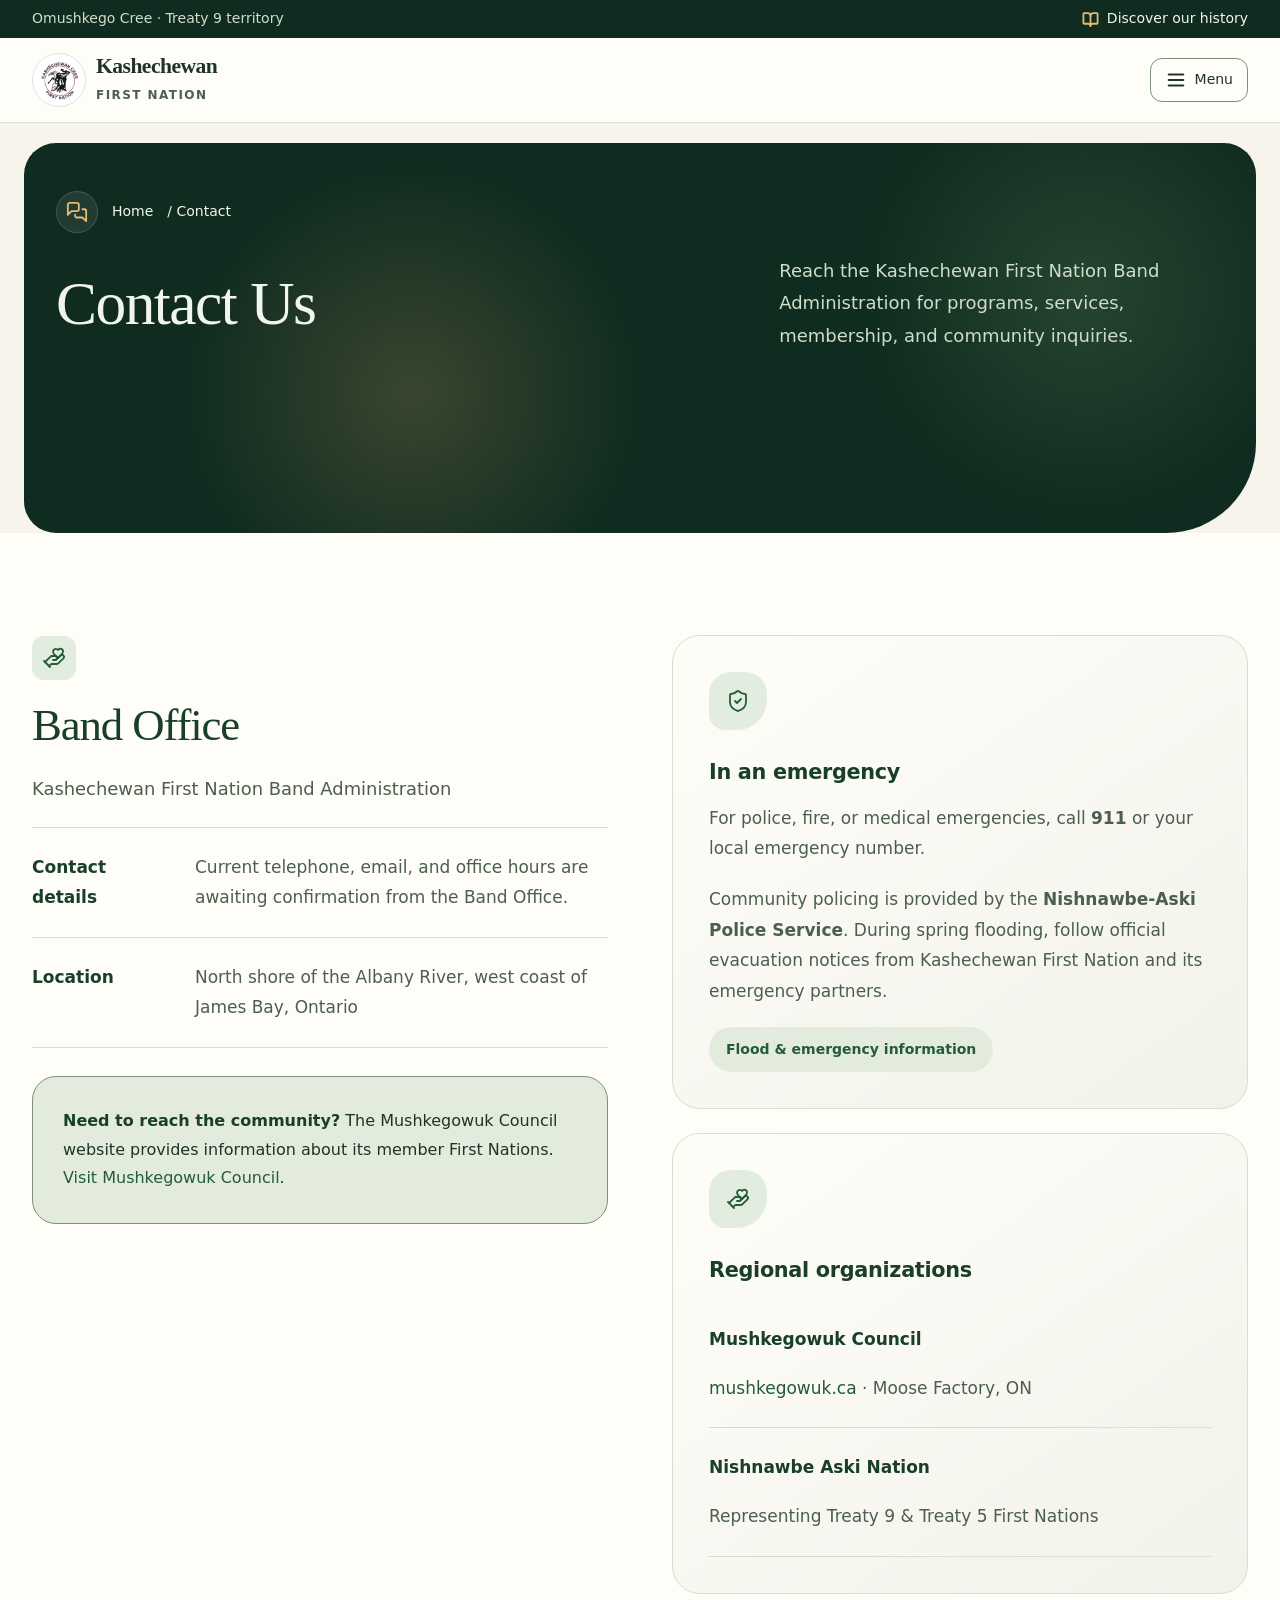
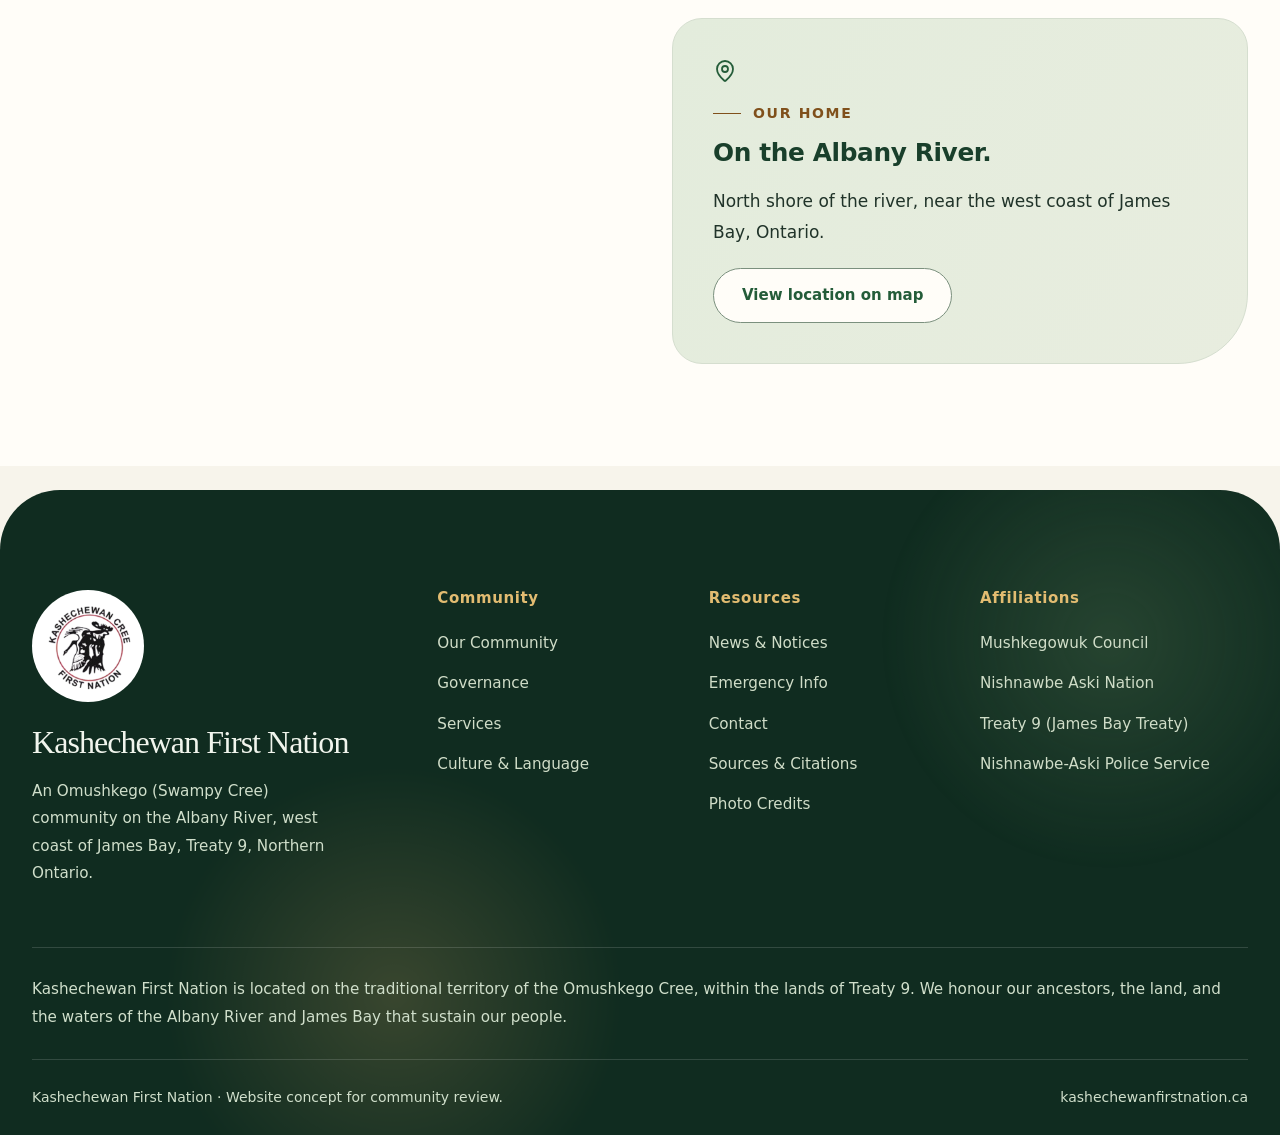
<file: contact.html>
<!DOCTYPE html>
<html lang="en">
<head>
  <meta charset="UTF-8">
  <meta name="viewport" content="width=device-width, initial-scale=1.0">
  <title>Contact | Kashechewan First Nation</title>
  <meta name="description" content="Contact the Kashechewan First Nation Band Office.">
  <link rel="icon" href="assets/img/kashechewan-official.png" type="image/png">
  <meta name="color-scheme" content="light dark"><script src="assets/js/theme.js"></script><link rel="stylesheet" href="assets/css/style.css">
<noscript><style>.nav{display:flex!important;position:static!important;max-height:none!important;width:100%}.header-inner{flex-wrap:wrap!important}.header-actions,.nav-preferences{display:none!important}.site-header{position:relative!important}</style></noscript><link rel="stylesheet" href="assets/css/modes.css"><link rel="stylesheet" href="assets/css/flow.css"><link rel="stylesheet" href="assets/css/motion.css"><link rel="stylesheet" href="assets/css/refinements.css"></head>
<body data-page="contact"><a class="skip-link" href="#main-content">Skip to content</a>

  <div class="utility"><div class="wrap"><span>Omushkego Cree · Treaty 9 territory</span><a href="about.html#history"><svg class="icon icon-book-open" xmlns="http://www.w3.org/2000/svg" width="24" height="24" viewBox="0 0 24 24" fill="none" stroke="currentColor" stroke-width="1.8" stroke-linecap="round" stroke-linejoin="round" aria-hidden="true" focusable="false"><path d="M12 7v14"/><path d="M3 18a1 1 0 0 1-1-1V4a1 1 0 0 1 1-1h5a4 4 0 0 1 4 4 4 4 0 0 1 4-4h5a1 1 0 0 1 1 1v13a1 1 0 0 1-1 1h-6a3 3 0 0 0-3 3 3 3 0 0 0-3-3z"/></svg> Discover our history</a></div></div><header class="site-header"><div class="wrap header-inner"><a class="brand" href="index.html"><img class="mark" src="assets/img/kashechewan-official.png" width="300" height="300" alt="Kashechewan Cree First Nation logo"><span class="brand-text"><span class="name">Kashechewan</span><span class="sub">FIRST NATION</span></span></a><nav class="nav" id="primary-nav" aria-label="Main navigation"><div class="nav-links"><a href="index.html"><svg class="icon icon-house" xmlns="http://www.w3.org/2000/svg" width="24" height="24" viewBox="0 0 24 24" fill="none" stroke="currentColor" stroke-width="1.8" stroke-linecap="round" stroke-linejoin="round" aria-hidden="true" focusable="false"><path d="M15 21v-8a1 1 0 0 0-1-1h-4a1 1 0 0 0-1 1v8"/><path d="M3 10a2 2 0 0 1 .709-1.528l7-5.999a2 2 0 0 1 2.582 0l7 5.999A2 2 0 0 1 21 10v9a2 2 0 0 1-2 2H5a2 2 0 0 1-2-2z"/></svg><span>Home</span></a><a href="about.html"><svg class="icon icon-map-pin" xmlns="http://www.w3.org/2000/svg" width="24" height="24" viewBox="0 0 24 24" fill="none" stroke="currentColor" stroke-width="1.8" stroke-linecap="round" stroke-linejoin="round" aria-hidden="true" focusable="false"><path d="M20 10c0 4.993-5.539 10.193-7.399 11.799a1 1 0 0 1-1.202 0C9.539 20.193 4 14.993 4 10a8 8 0 0 1 16 0"/><circle cx="12" cy="10" r="3"/></svg><span>Our community</span></a><a href="culture.html"><svg class="icon icon-feather" xmlns="http://www.w3.org/2000/svg" width="24" height="24" viewBox="0 0 24 24" fill="none" stroke="currentColor" stroke-width="1.8" stroke-linecap="round" stroke-linejoin="round" aria-hidden="true" focusable="false"><path d="M12.67 19a2 2 0 0 0 1.416-.588l6.154-6.172a6 6 0 0 0-8.49-8.49L5.586 9.914A2 2 0 0 0 5 11.328V18a1 1 0 0 0 1 1z"/><path d="M16 8 2 22"/><path d="M17.5 15H9"/></svg><span>Culture & language</span></a><a href="community.html"><svg class="icon icon-hand-heart" xmlns="http://www.w3.org/2000/svg" width="24" height="24" viewBox="0 0 24 24" fill="none" stroke="currentColor" stroke-width="1.8" stroke-linecap="round" stroke-linejoin="round" aria-hidden="true" focusable="false"><path d="M11 14h2a2 2 0 1 0 0-4h-3c-.6 0-1.1.2-1.4.6L3 16"/><path d="m7 20 1.6-1.4c.3-.4.8-.6 1.4-.6h4c1.1 0 2.1-.4 2.8-1.2l4.6-4.4a2 2 0 0 0-2.75-2.91l-4.2 3.9"/><path d="m2 15 6 6"/><path d="M19.5 8.5c.7-.7 1.5-1.6 1.5-2.7A2.73 2.73 0 0 0 16 4a2.78 2.78 0 0 0-5 1.8c0 1.2.8 2 1.5 2.8L16 12Z"/></svg><span>Services</span></a><a href="governance.html"><svg class="icon icon-users-round" xmlns="http://www.w3.org/2000/svg" width="24" height="24" viewBox="0 0 24 24" fill="none" stroke="currentColor" stroke-width="1.8" stroke-linecap="round" stroke-linejoin="round" aria-hidden="true" focusable="false"><path d="M18 21a8 8 0 0 0-16 0"/><circle cx="10" cy="8" r="5"/><path d="M22 20c0-3.37-2-6.5-4-8a5 5 0 0 0-.45-8.3"/></svg><span>Governance</span></a><a href="news.html"><svg class="icon icon-newspaper" xmlns="http://www.w3.org/2000/svg" width="24" height="24" viewBox="0 0 24 24" fill="none" stroke="currentColor" stroke-width="1.8" stroke-linecap="round" stroke-linejoin="round" aria-hidden="true" focusable="false"><path d="M4 22h16a2 2 0 0 0 2-2V4a2 2 0 0 0-2-2H8a2 2 0 0 0-2 2v16a2 2 0 0 1-2 2Zm0 0a2 2 0 0 1-2-2v-9c0-1.1.9-2 2-2h2"/><path d="M18 14h-8"/><path d="M15 18h-5"/><path d="M10 6h8v4h-8V6Z"/></svg><span>News</span></a><a href="contact.html" class="mobile-contact"><svg class="icon icon-messages-square" xmlns="http://www.w3.org/2000/svg" width="24" height="24" viewBox="0 0 24 24" fill="none" stroke="currentColor" stroke-width="1.8" stroke-linecap="round" stroke-linejoin="round" aria-hidden="true" focusable="false"><path d="M14 9a2 2 0 0 1-2 2H6l-4 4V4a2 2 0 0 1 2-2h8a2 2 0 0 1 2 2z"/><path d="M18 9h2a2 2 0 0 1 2 2v11l-4-4h-6a2 2 0 0 1-2-2v-1"/></svg><span>Contact the Band Office</span></a></div><div class="nav-preferences"><span class="preferences-label">Appearance &amp; motion</span><label class="theme-picker"><span class="sr-only">Appearance</span><select class="theme-select" aria-label="Appearance"><option value="light">Light</option><option value="dark">Dark</option><option value="river">River</option></select></label><button class="motion-toggle" type="button" aria-label="Pause motion" aria-pressed="false" title="Pause motion"><svg class="icon icon-waves" xmlns="http://www.w3.org/2000/svg" width="24" height="24" viewBox="0 0 24 24" fill="none" stroke="currentColor" stroke-width="1.8" stroke-linecap="round" stroke-linejoin="round" aria-hidden="true" focusable="false"><path d="M2 6c.6.5 1.2 1 2.5 1C7 7 7 5 9.5 5c2.6 0 2.4 2 5 2 2.5 0 2.5-2 5-2 1.3 0 1.9.5 2.5 1"/><path d="M2 12c.6.5 1.2 1 2.5 1 2.5 0 2.5-2 5-2 2.6 0 2.4 2 5 2 2.5 0 2.5-2 5-2 1.3 0 1.9.5 2.5 1"/><path d="M2 18c.6.5 1.2 1 2.5 1 2.5 0 2.5-2 5-2 2.6 0 2.4 2 5 2 2.5 0 2.5-2 5-2 1.3 0 1.9.5 2.5 1"/></svg></button></div></nav><div class="header-actions"><a class="btn header-contact" href="contact.html">Contact us</a><button class="nav-toggle" type="button" aria-label="Open menu" aria-controls="primary-nav" aria-expanded="false"><svg class="icon icon-menu" xmlns="http://www.w3.org/2000/svg" width="24" height="24" viewBox="0 0 24 24" fill="none" stroke="currentColor" stroke-width="1.8" stroke-linecap="round" stroke-linejoin="round" aria-hidden="true" focusable="false"><line x1="4" x2="20" y1="12" y2="12"/><line x1="4" x2="20" y1="6" y2="6"/><line x1="4" x2="20" y1="18" y2="18"/></svg><span>Menu</span></button></div></div></header><main id="main-content">

  <div class="page-banner">
    <div class="wrap">
      <div class="crumb"><svg class="icon icon-messages-square" xmlns="http://www.w3.org/2000/svg" width="24" height="24" viewBox="0 0 24 24" fill="none" stroke="currentColor" stroke-width="1.8" stroke-linecap="round" stroke-linejoin="round" aria-hidden="true" focusable="false"><path d="M14 9a2 2 0 0 1-2 2H6l-4 4V4a2 2 0 0 1 2-2h8a2 2 0 0 1 2 2z"/><path d="M18 9h2a2 2 0 0 1 2 2v11l-4-4h-6a2 2 0 0 1-2-2v-1"/></svg><a href="index.html">Home</a> / Contact</div>
      <h1><span class="motion-word">Contact</span> <span class="motion-word">Us</span></h1>
      <p>Reach the Kashechewan First Nation Band Administration for programs, services, membership, and community inquiries.</p>
    </div>
  </div>

  <section class="band-paper">
    <div class="wrap contact-layout">
      <div>
        <h2><span class="heading-icon"><svg class="icon icon-hand-heart" xmlns="http://www.w3.org/2000/svg" width="24" height="24" viewBox="0 0 24 24" fill="none" stroke="currentColor" stroke-width="1.8" stroke-linecap="round" stroke-linejoin="round" aria-hidden="true" focusable="false"><path d="M11 14h2a2 2 0 1 0 0-4h-3c-.6 0-1.1.2-1.4.6L3 16"/><path d="m7 20 1.6-1.4c.3-.4.8-.6 1.4-.6h4c1.1 0 2.1-.4 2.8-1.2l4.6-4.4a2 2 0 0 0-2.75-2.91l-4.2 3.9"/><path d="m2 15 6 6"/><path d="M19.5 8.5c.7-.7 1.5-1.6 1.5-2.7A2.73 2.73 0 0 0 16 4a2.78 2.78 0 0 0-5 1.8c0 1.2.8 2 1.5 2.8L16 12Z"/></svg></span><span class="heading-text"><span class="motion-word">Band</span> <span class="motion-word">Office</span></span></h2>
        <p class="lead">Kashechewan First Nation Band Administration</p>
        <div class="info-rows">
          <div class="row"><span class="k">Contact details</span><span class="v">Current telephone, email, and office hours are awaiting confirmation from the Band Office.</span></div><div class="row"><span class="k">Location</span><span class="v">North shore of the Albany River, west coast of James Bay, Ontario</span></div>
        </div>

        <div class="note"><strong>Need to reach the community?</strong> The Mushkegowuk Council website provides information about its member First Nations. <a href="https://mushkegowuk.ca/">Visit Mushkegowuk Council</a>.</div>
      </div>

      <div>
        <div class="card">
          <span class="service-icon"><svg class="icon icon-shield-check" xmlns="http://www.w3.org/2000/svg" width="24" height="24" viewBox="0 0 24 24" fill="none" stroke="currentColor" stroke-width="1.8" stroke-linecap="round" stroke-linejoin="round" aria-hidden="true" focusable="false"><path d="M20 13c0 5-3.5 7.5-7.66 8.95a1 1 0 0 1-.67-.01C7.5 20.5 4 18 4 13V6a1 1 0 0 1 1-1c2 0 4.5-1.2 6.24-2.72a1.17 1.17 0 0 1 1.52 0C14.51 3.81 17 5 19 5a1 1 0 0 1 1 1z"/><path d="m9 12 2 2 4-4"/></svg></span><h3 style="margin-top:0">In an emergency</h3>
          <p>For police, fire, or medical emergencies, call <strong>911</strong> or your local emergency number.</p>
          <p>Community policing is provided by the <strong>Nishnawbe-Aski Police Service</strong>. During spring flooding, follow official evacuation notices from Kashechewan First Nation and its emergency partners.</p>
          <a class="card-link" href="community.html#emergency">Flood &amp; emergency information</a>
        </div>

        <div class="card" style="margin-top:1.5rem">
          <span class="service-icon"><svg class="icon icon-hand-heart" xmlns="http://www.w3.org/2000/svg" width="24" height="24" viewBox="0 0 24 24" fill="none" stroke="currentColor" stroke-width="1.8" stroke-linecap="round" stroke-linejoin="round" aria-hidden="true" focusable="false"><path d="M11 14h2a2 2 0 1 0 0-4h-3c-.6 0-1.1.2-1.4.6L3 16"/><path d="m7 20 1.6-1.4c.3-.4.8-.6 1.4-.6h4c1.1 0 2.1-.4 2.8-1.2l4.6-4.4a2 2 0 0 0-2.75-2.91l-4.2 3.9"/><path d="m2 15 6 6"/><path d="M19.5 8.5c.7-.7 1.5-1.6 1.5-2.7A2.73 2.73 0 0 0 16 4a2.78 2.78 0 0 0-5 1.8c0 1.2.8 2 1.5 2.8L16 12Z"/></svg></span><h3 style="margin-top:0">Regional organizations</h3>
          <div class="info-rows" style="border-top:none">
            <div class="row" style="grid-template-columns:1fr"><span class="k">Mushkegowuk Council</span><span class="v"><a href="https://mushkegowuk.ca/">mushkegowuk.ca</a> · Moose Factory, ON</span></div>
            <div class="row" style="grid-template-columns:1fr"><span class="k">Nishnawbe Aski Nation</span><span class="v">Representing Treaty 9 &amp; Treaty 5 First Nations</span></div>
          </div>
        </div>

        <div class="location-panel"><svg class="icon icon-map-pin" xmlns="http://www.w3.org/2000/svg" width="24" height="24" viewBox="0 0 24 24" fill="none" stroke="currentColor" stroke-width="1.8" stroke-linecap="round" stroke-linejoin="round" aria-hidden="true" focusable="false"><path d="M20 10c0 4.993-5.539 10.193-7.399 11.799a1 1 0 0 1-1.202 0C9.539 20.193 4 14.993 4 10a8 8 0 0 1 16 0"/><circle cx="12" cy="10" r="3"/></svg><p class="eyebrow">Our home</p><h3>On the Albany River.</h3><p>North shore of the river, near the west coast of James Bay, Ontario.</p><a class="btn btn-outline" href="https://www.google.com/maps/search/?api=1&amp;query=Kashechewan+Ontario">View location on map</a></div>
      </div>
    </div>
  </section>

  </main><footer class="site-footer">
    <div class="wrap">
      <div class="footer-grid">
        <div class="footer-brand">
          <img class="mark" src="assets/img/kashechewan-official.png" width="300" height="300" alt="Kashechewan Cree First Nation logo">
          <div class="name">Kashechewan First Nation</div>
          <p>An Omushkego (Swampy Cree) community on the Albany River, west coast of James Bay, Treaty 9, Northern Ontario.</p>
        </div>
        <div>
          <h4>Community</h4>
          <ul>
            <li><a href="about.html">Our Community</a></li>
            <li><a href="governance.html">Governance</a></li>
            <li><a href="community.html">Services</a></li>
            <li><a href="culture.html">Culture &amp; Language</a></li>
          </ul>
        </div>
        <div>
          <h4>Resources</h4>
          <ul>
            <li><a href="news.html">News &amp; Notices</a></li>
            <li><a href="community.html#emergency">Emergency Info</a></li>
            <li><a href="contact.html">Contact</a></li>
            <li><a href="about.html#sources">Sources &amp; Citations</a></li>
            <li><a href="credits.html">Photo Credits</a></li>
          </ul>
        </div>
        <div>
          <h4>Affiliations</h4>
          <ul>
            <li>Mushkegowuk Council</li>
            <li>Nishnawbe Aski Nation</li>
            <li>Treaty 9 (James Bay Treaty)</li>
            <li>Nishnawbe-Aski Police Service</li>
          </ul>
        </div>
      </div>
      <div class="land-ack">
        Kashechewan First Nation is located on the traditional territory of the Omushkego Cree, within the lands of Treaty&nbsp;9. We honour our ancestors, the land, and the waters of the Albany River and James Bay that sustain our people.
      </div>
      <div class="footer-bottom">
        <span>Kashechewan First Nation · Website concept for community review.</span>
        <span>kashechewanfirstnation.ca</span>
      </div>
    </div>
  </footer>

  <script src="assets/js/main.js"></script>
<script src="assets/js/flow.js"></script></body>
</html>
</file>
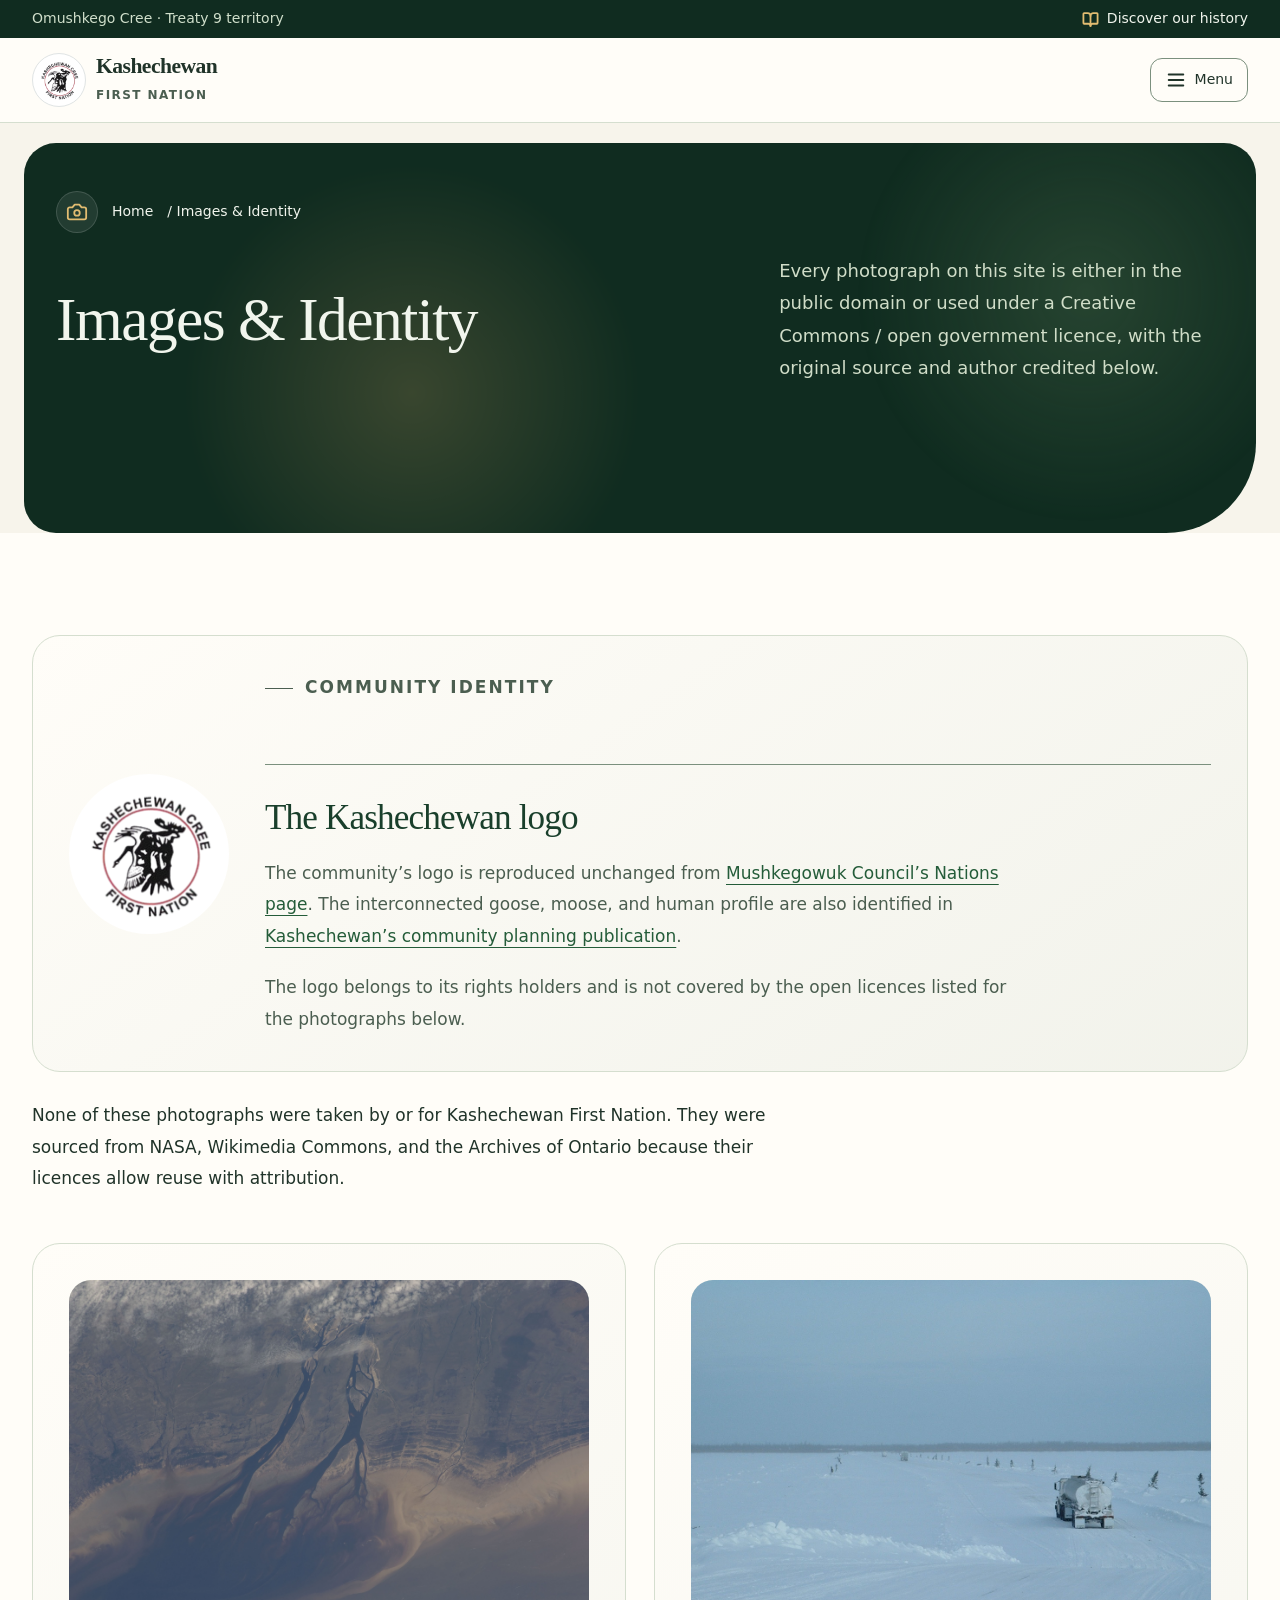
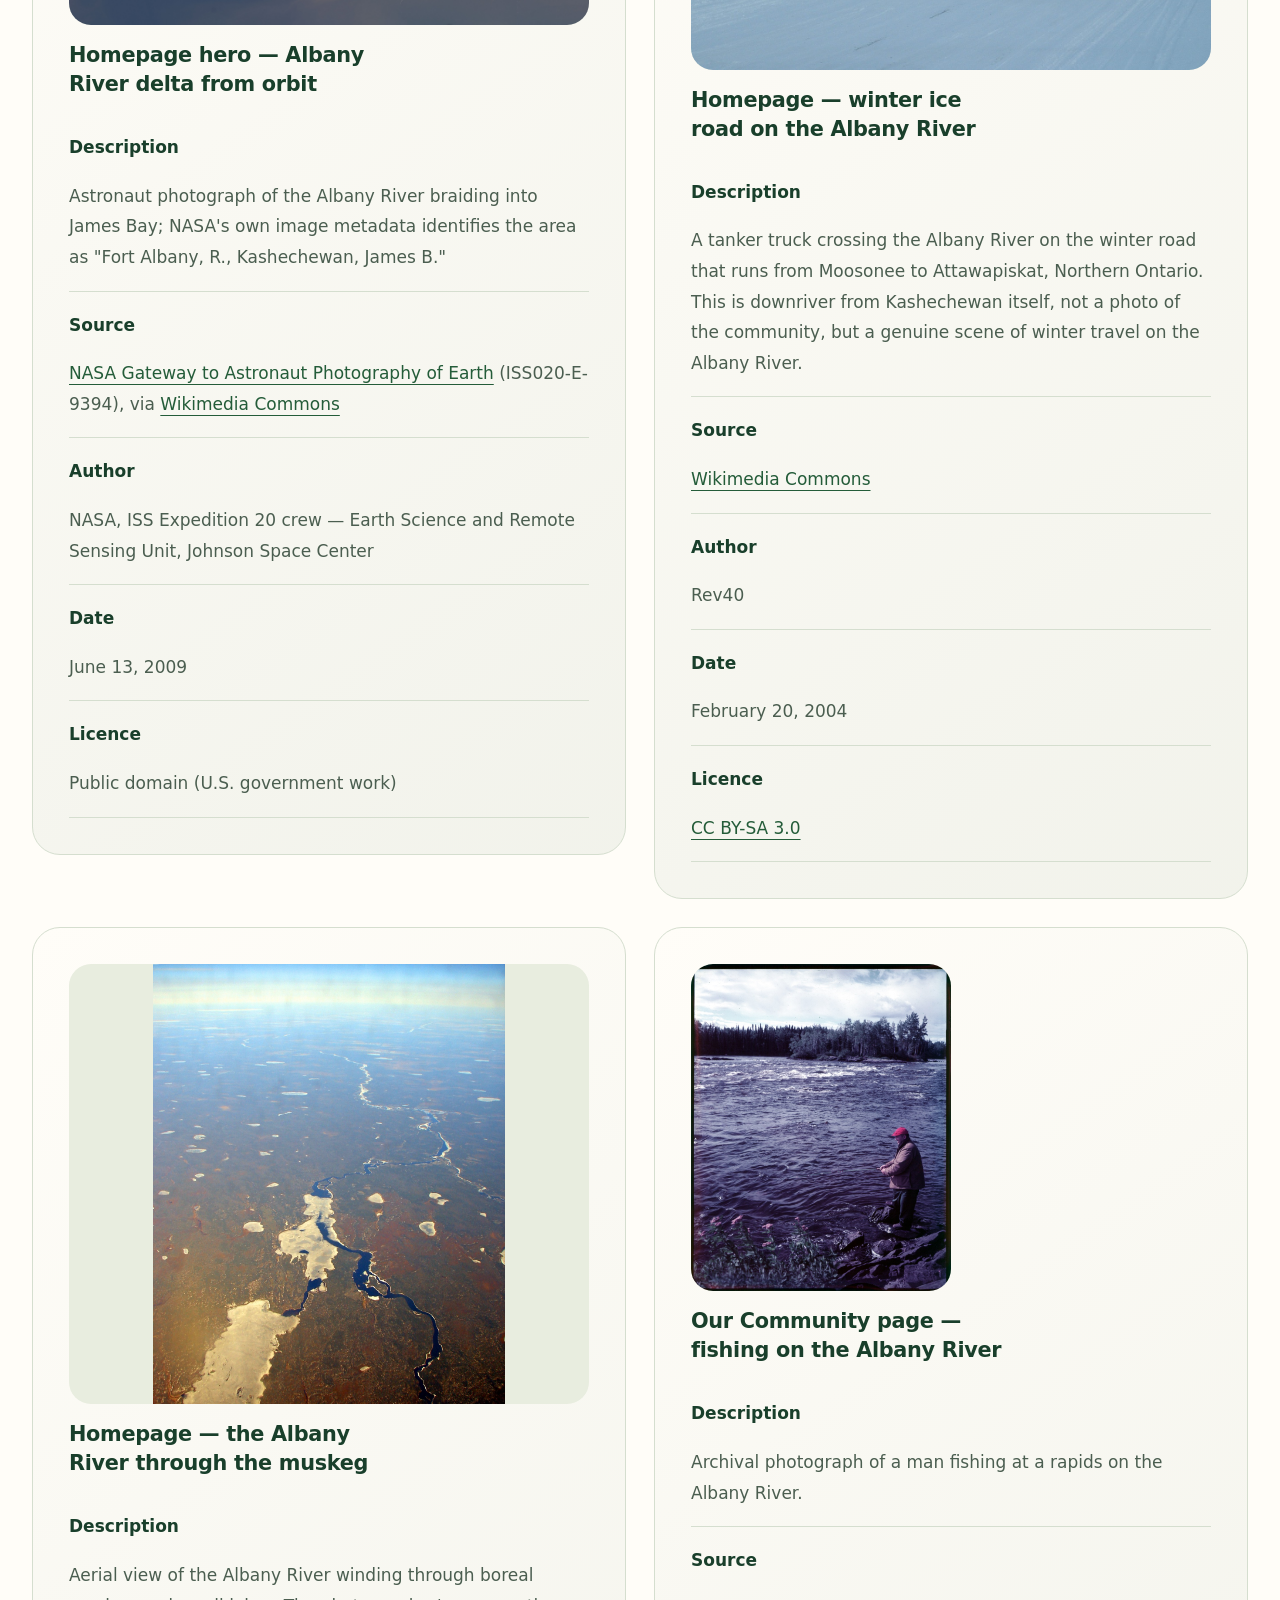
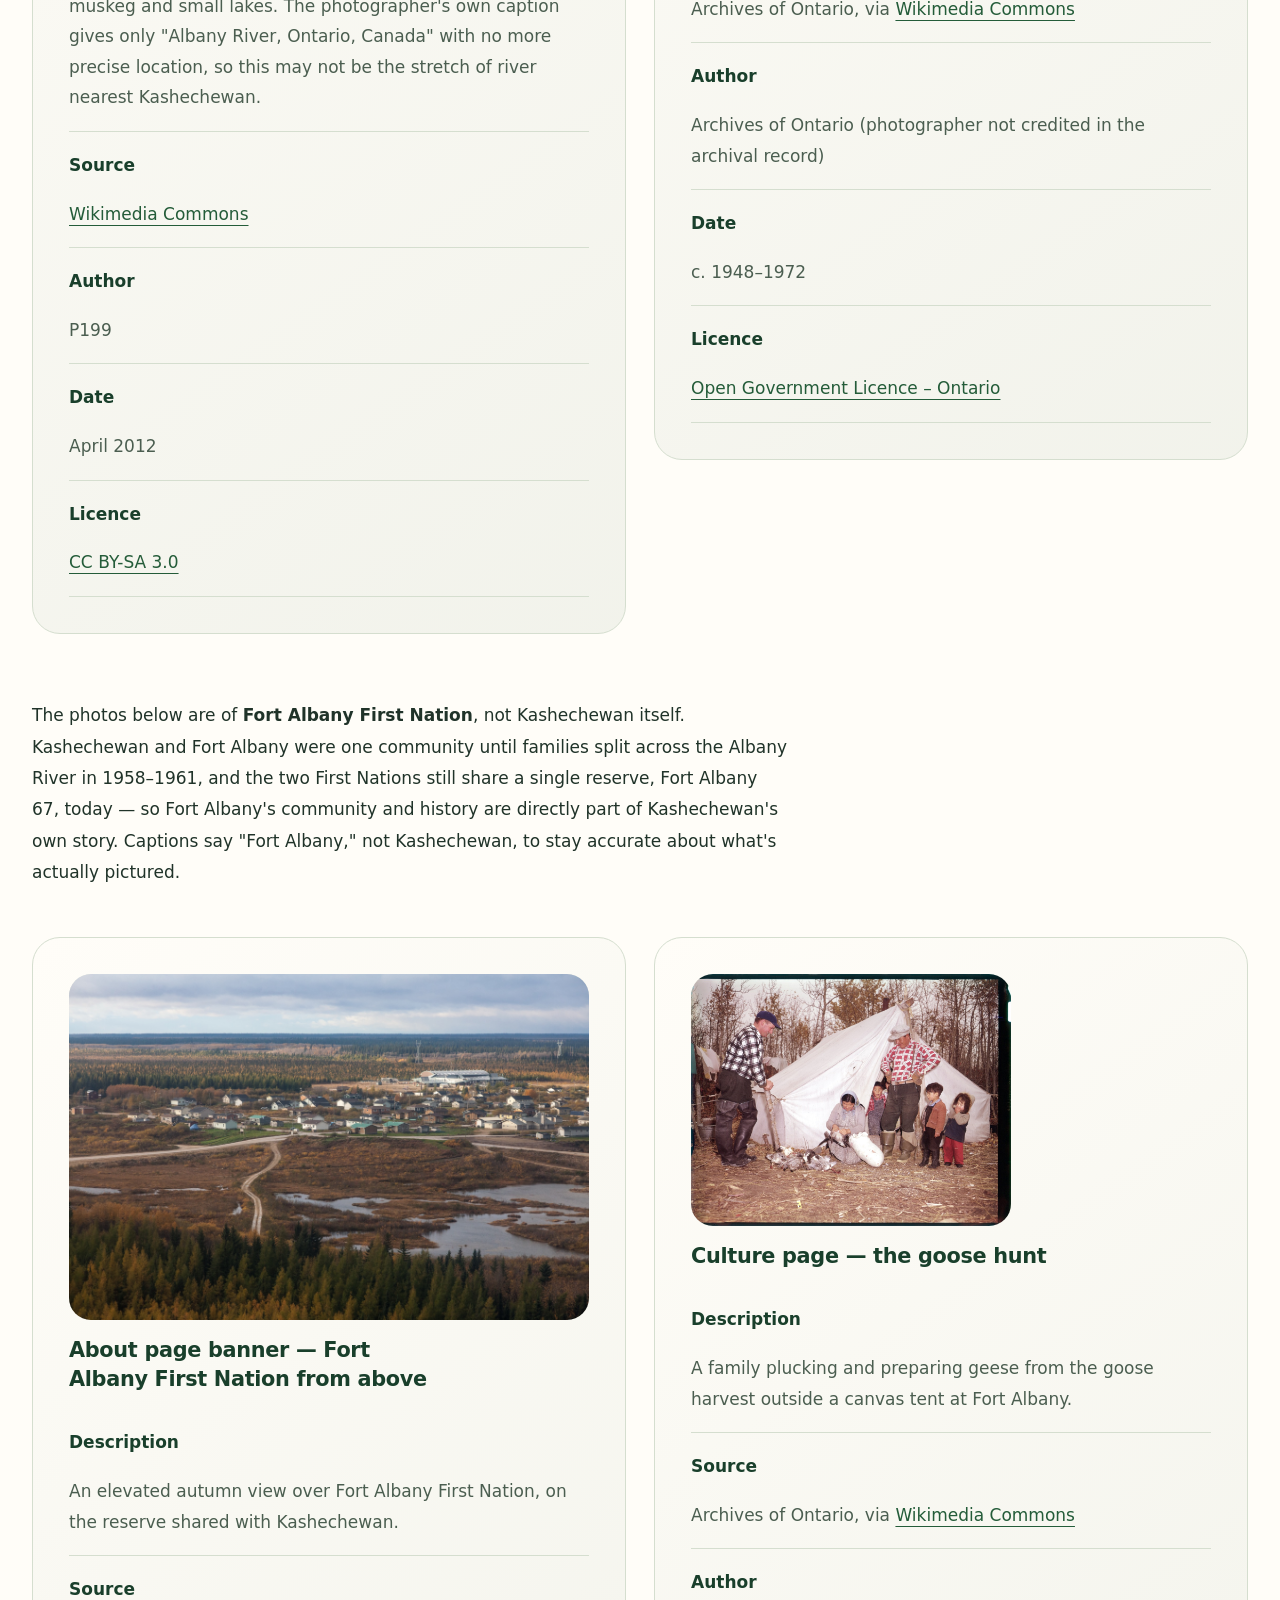
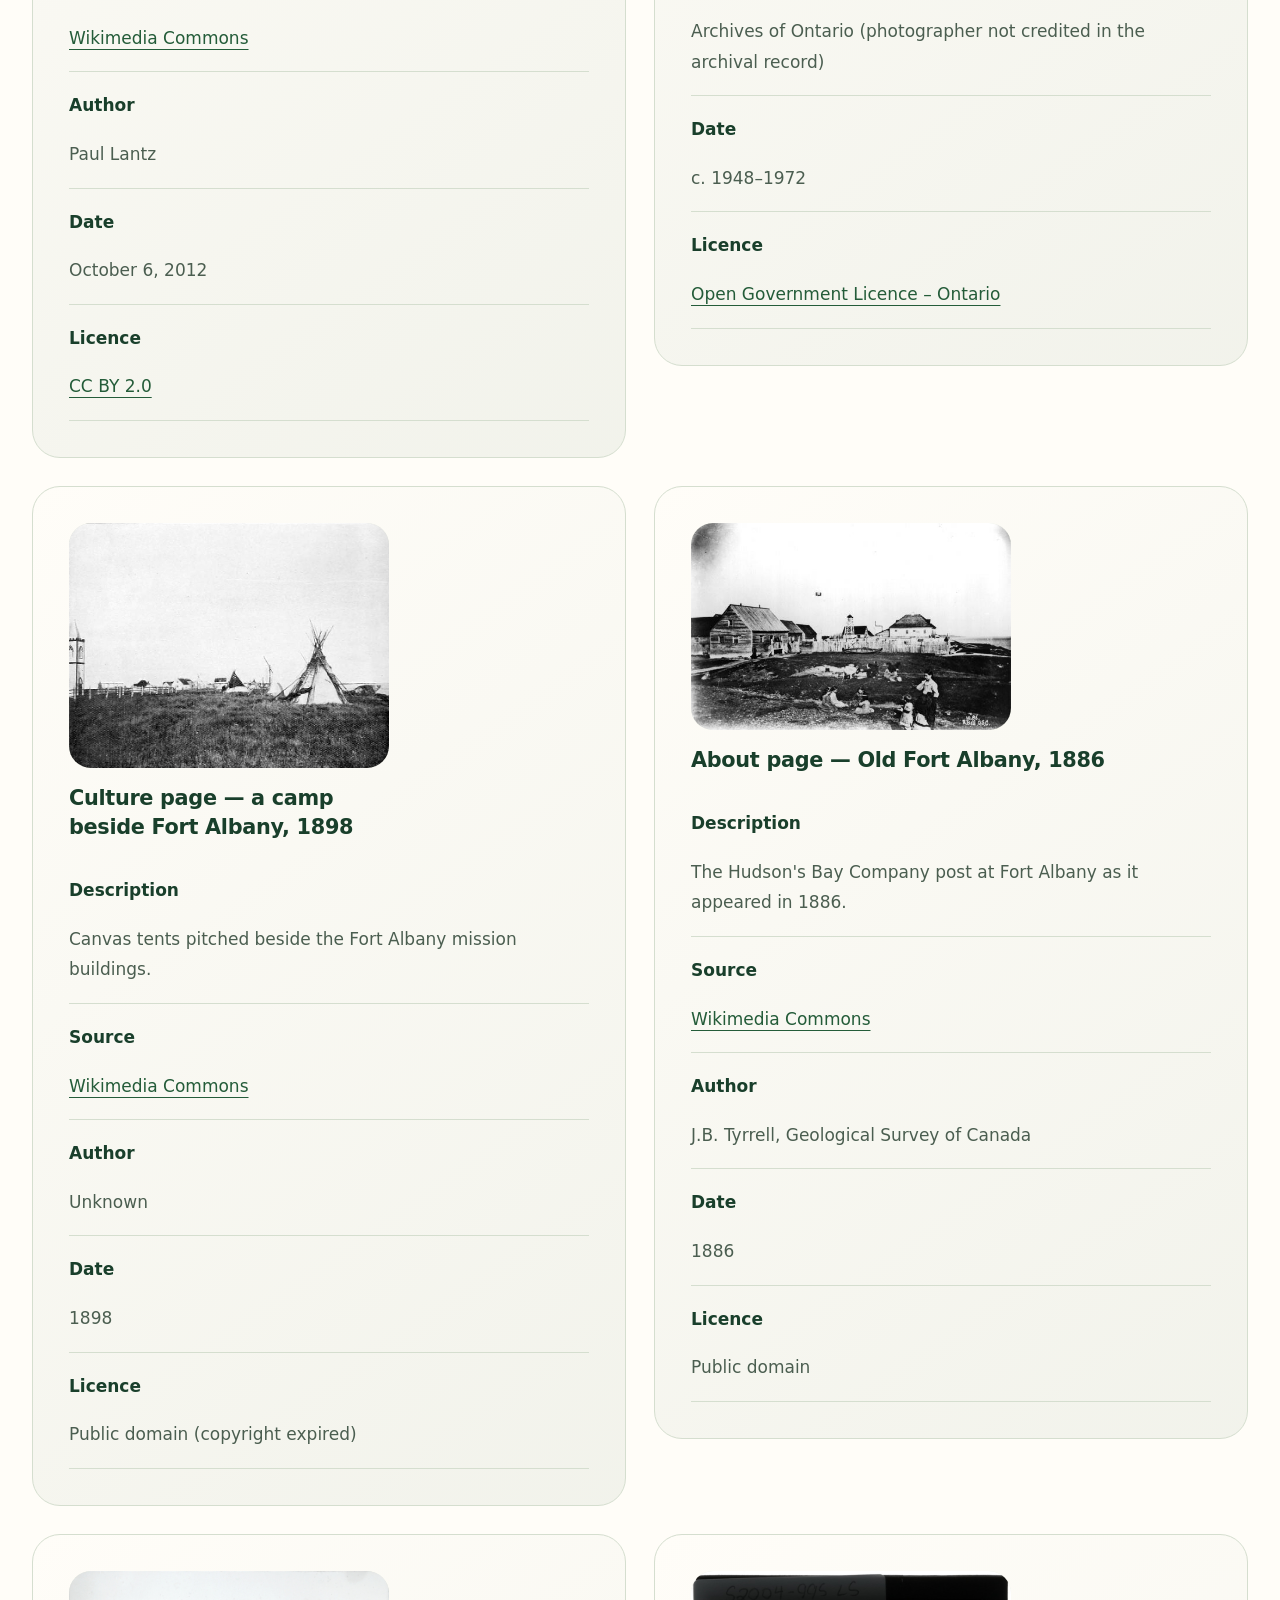
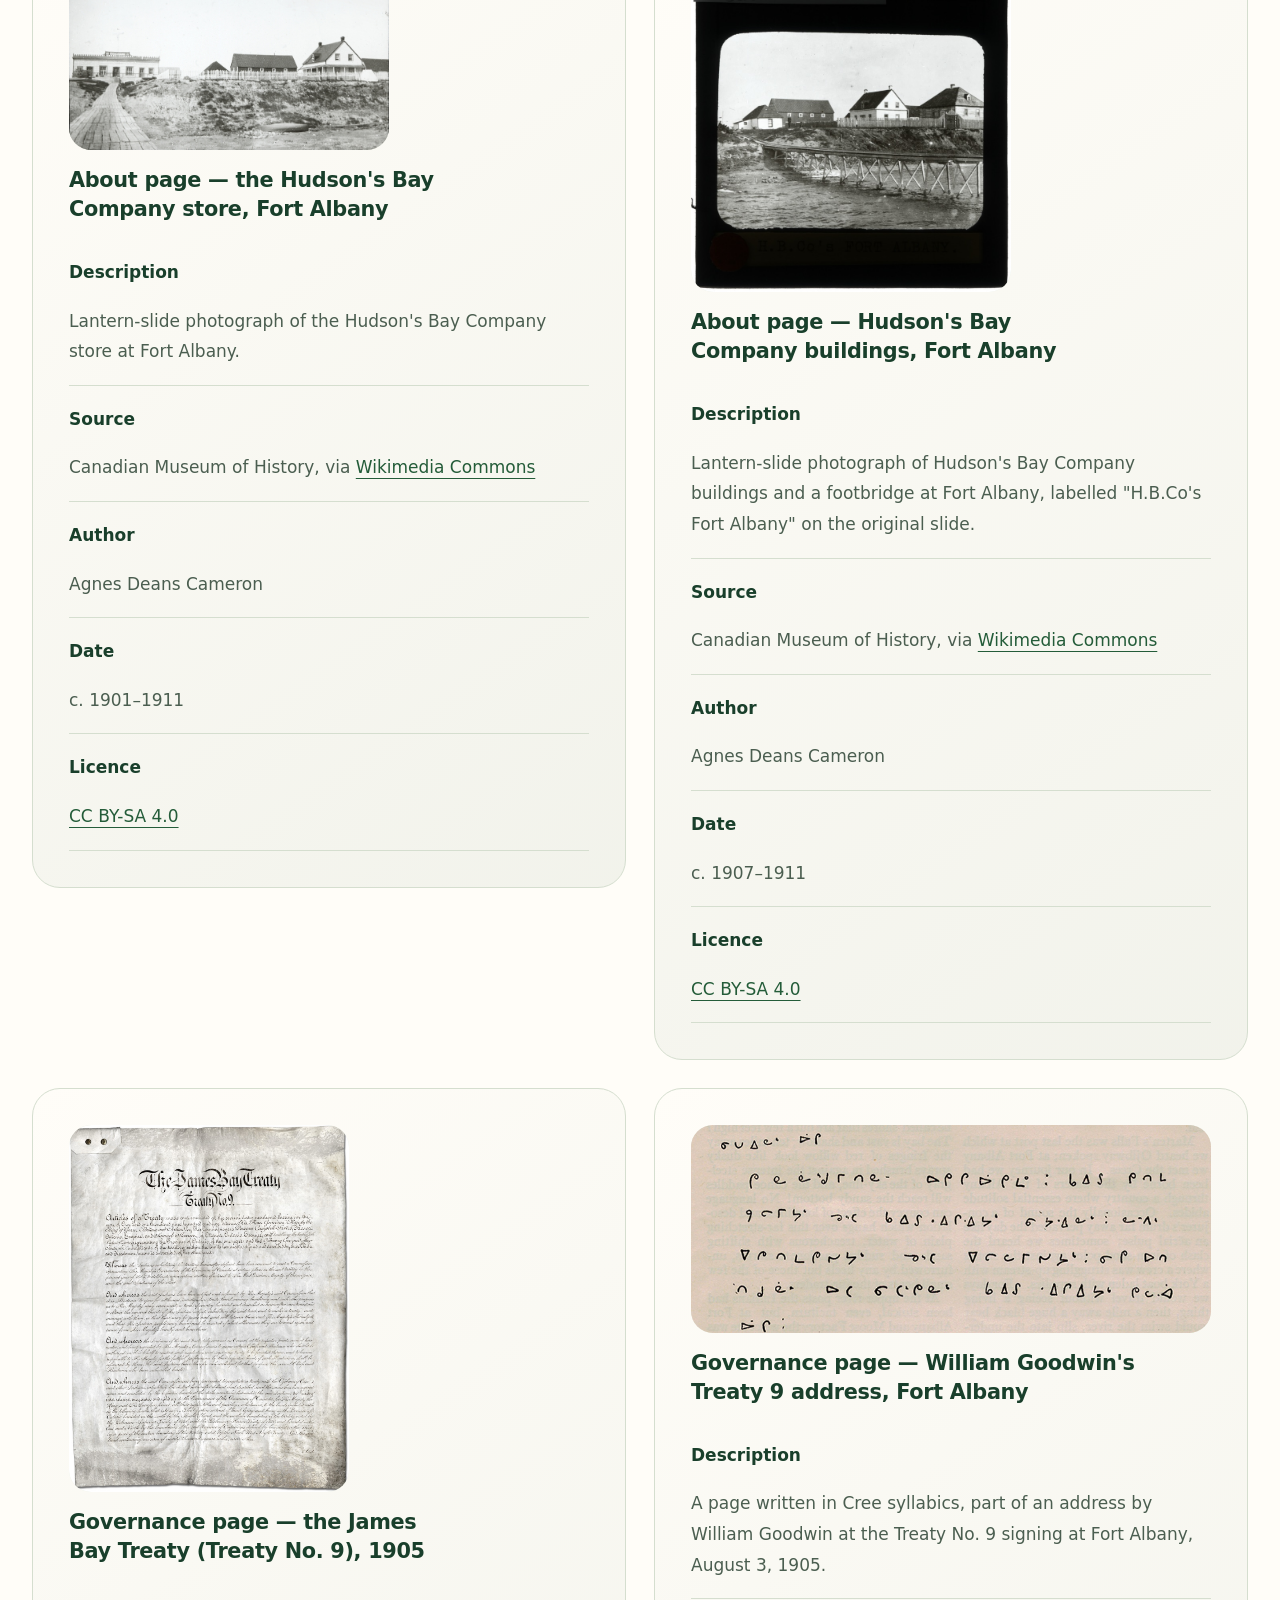
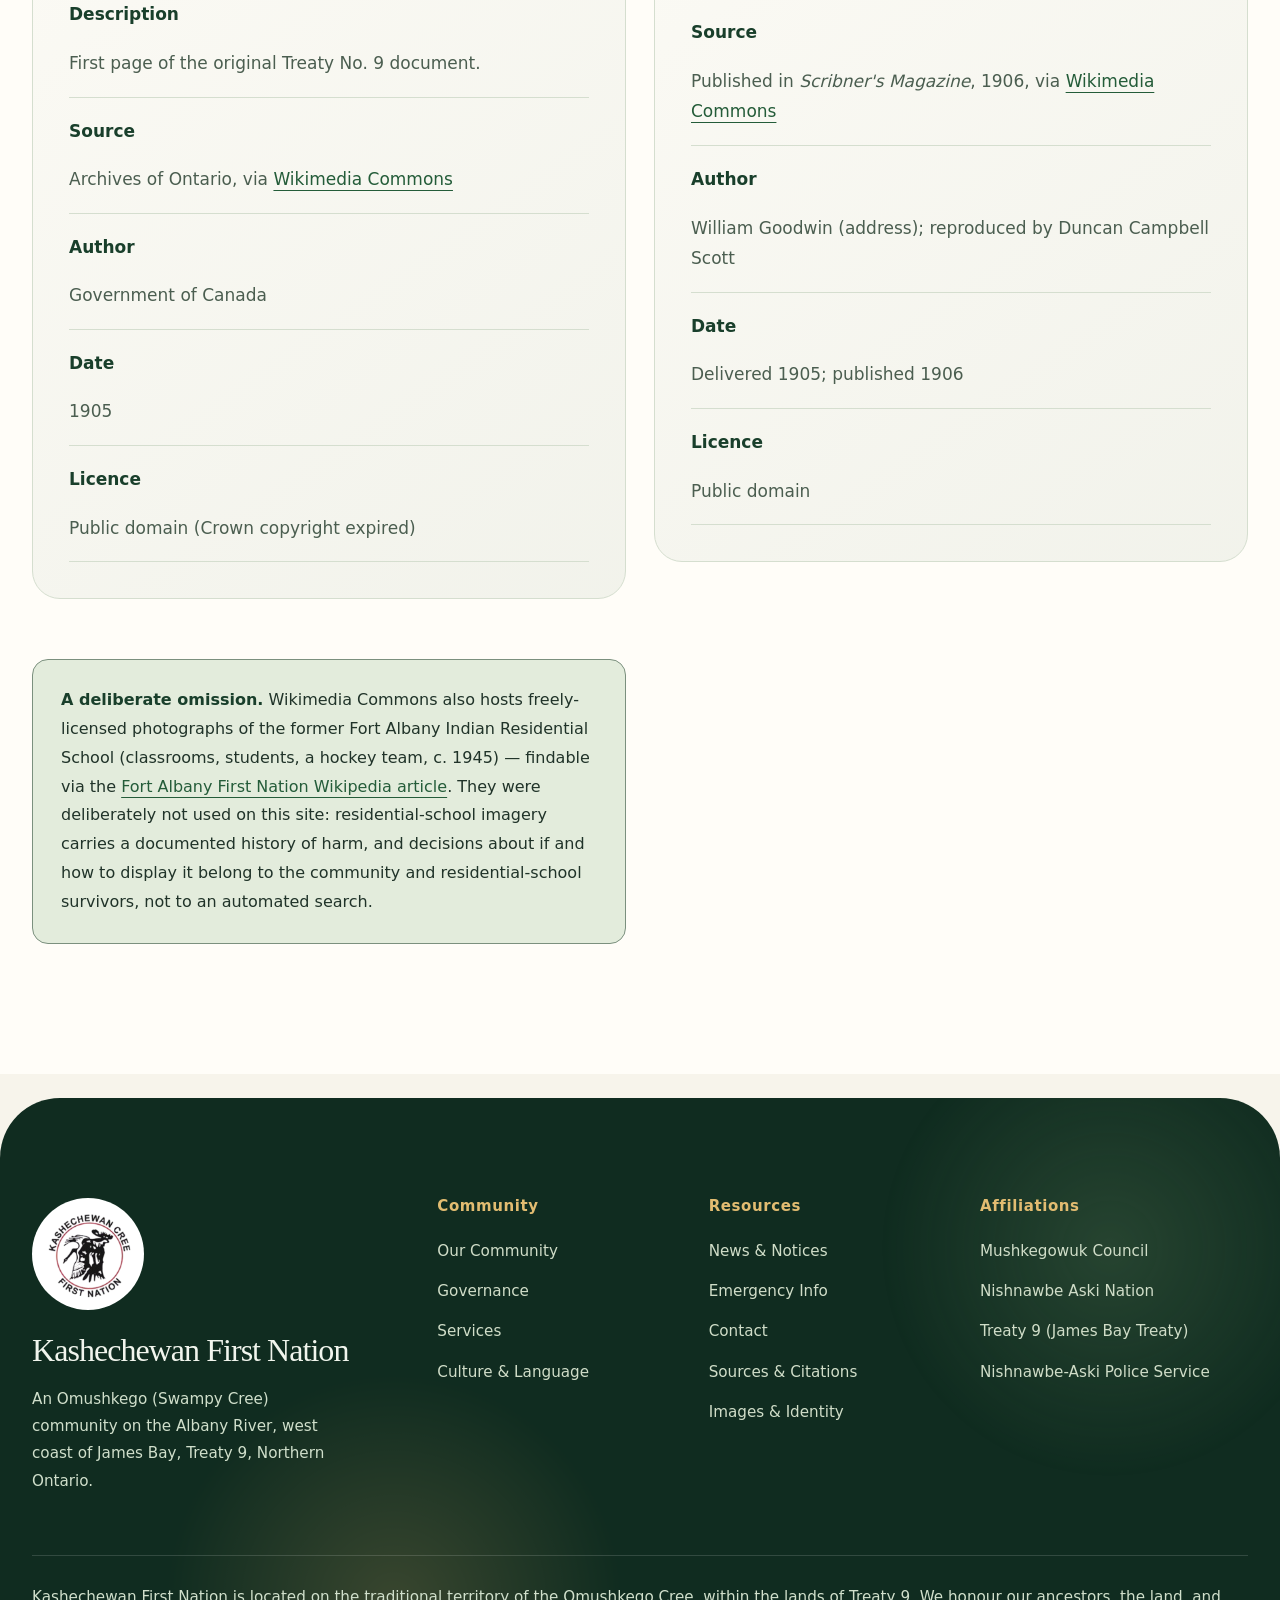
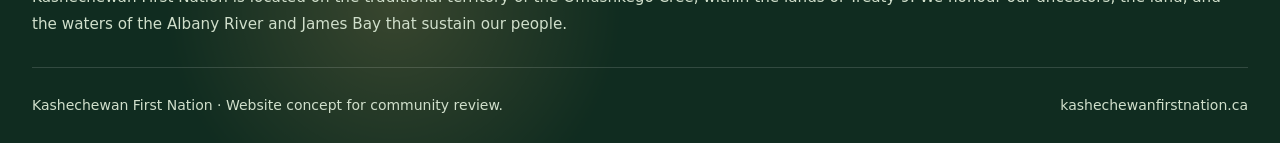
<file: credits.html>
<!DOCTYPE html>
<html lang="en">
<head>
  <meta charset="UTF-8">
  <meta name="viewport" content="width=device-width, initial-scale=1.0">
  <title>Images &amp; Identity | Kashechewan First Nation</title>
  <meta name="description" content="Sources and attribution for the community logo and photographs on this website.">
  <link rel="icon" href="assets/img/kashechewan-official.png" type="image/png">
  <meta name="color-scheme" content="light dark"><script src="assets/js/theme.js"></script><link rel="stylesheet" href="assets/css/style.css">
<noscript><style>.nav{display:flex!important;position:static!important;max-height:none!important;width:100%}.header-inner{flex-wrap:wrap!important}.header-actions,.nav-preferences{display:none!important}.site-header{position:relative!important}</style></noscript><link rel="stylesheet" href="assets/css/modes.css"><link rel="stylesheet" href="assets/css/flow.css"><link rel="stylesheet" href="assets/css/motion.css"><link rel="stylesheet" href="assets/css/refinements.css"></head>
<body data-page="credits"><a class="skip-link" href="#main-content">Skip to content</a>

  <div class="utility"><div class="wrap"><span>Omushkego Cree · Treaty 9 territory</span><a href="about.html#history"><svg class="icon icon-book-open" xmlns="http://www.w3.org/2000/svg" width="24" height="24" viewBox="0 0 24 24" fill="none" stroke="currentColor" stroke-width="1.8" stroke-linecap="round" stroke-linejoin="round" aria-hidden="true" focusable="false"><path d="M12 7v14"/><path d="M3 18a1 1 0 0 1-1-1V4a1 1 0 0 1 1-1h5a4 4 0 0 1 4 4 4 4 0 0 1 4-4h5a1 1 0 0 1 1 1v13a1 1 0 0 1-1 1h-6a3 3 0 0 0-3 3 3 3 0 0 0-3-3z"/></svg> Discover our history</a></div></div><header class="site-header"><div class="wrap header-inner"><a class="brand" href="index.html"><img class="mark" src="assets/img/kashechewan-official.png" width="300" height="300" alt="Kashechewan Cree First Nation logo"><span class="brand-text"><span class="name">Kashechewan</span><span class="sub">FIRST NATION</span></span></a><nav class="nav" id="primary-nav" aria-label="Main navigation"><div class="nav-links"><a href="index.html"><svg class="icon icon-house" xmlns="http://www.w3.org/2000/svg" width="24" height="24" viewBox="0 0 24 24" fill="none" stroke="currentColor" stroke-width="1.8" stroke-linecap="round" stroke-linejoin="round" aria-hidden="true" focusable="false"><path d="M15 21v-8a1 1 0 0 0-1-1h-4a1 1 0 0 0-1 1v8"/><path d="M3 10a2 2 0 0 1 .709-1.528l7-5.999a2 2 0 0 1 2.582 0l7 5.999A2 2 0 0 1 21 10v9a2 2 0 0 1-2 2H5a2 2 0 0 1-2-2z"/></svg><span>Home</span></a><a href="about.html"><svg class="icon icon-map-pin" xmlns="http://www.w3.org/2000/svg" width="24" height="24" viewBox="0 0 24 24" fill="none" stroke="currentColor" stroke-width="1.8" stroke-linecap="round" stroke-linejoin="round" aria-hidden="true" focusable="false"><path d="M20 10c0 4.993-5.539 10.193-7.399 11.799a1 1 0 0 1-1.202 0C9.539 20.193 4 14.993 4 10a8 8 0 0 1 16 0"/><circle cx="12" cy="10" r="3"/></svg><span>Our community</span></a><a href="culture.html"><svg class="icon icon-feather" xmlns="http://www.w3.org/2000/svg" width="24" height="24" viewBox="0 0 24 24" fill="none" stroke="currentColor" stroke-width="1.8" stroke-linecap="round" stroke-linejoin="round" aria-hidden="true" focusable="false"><path d="M12.67 19a2 2 0 0 0 1.416-.588l6.154-6.172a6 6 0 0 0-8.49-8.49L5.586 9.914A2 2 0 0 0 5 11.328V18a1 1 0 0 0 1 1z"/><path d="M16 8 2 22"/><path d="M17.5 15H9"/></svg><span>Culture & language</span></a><a href="community.html"><svg class="icon icon-hand-heart" xmlns="http://www.w3.org/2000/svg" width="24" height="24" viewBox="0 0 24 24" fill="none" stroke="currentColor" stroke-width="1.8" stroke-linecap="round" stroke-linejoin="round" aria-hidden="true" focusable="false"><path d="M11 14h2a2 2 0 1 0 0-4h-3c-.6 0-1.1.2-1.4.6L3 16"/><path d="m7 20 1.6-1.4c.3-.4.8-.6 1.4-.6h4c1.1 0 2.1-.4 2.8-1.2l4.6-4.4a2 2 0 0 0-2.75-2.91l-4.2 3.9"/><path d="m2 15 6 6"/><path d="M19.5 8.5c.7-.7 1.5-1.6 1.5-2.7A2.73 2.73 0 0 0 16 4a2.78 2.78 0 0 0-5 1.8c0 1.2.8 2 1.5 2.8L16 12Z"/></svg><span>Services</span></a><a href="governance.html"><svg class="icon icon-users-round" xmlns="http://www.w3.org/2000/svg" width="24" height="24" viewBox="0 0 24 24" fill="none" stroke="currentColor" stroke-width="1.8" stroke-linecap="round" stroke-linejoin="round" aria-hidden="true" focusable="false"><path d="M18 21a8 8 0 0 0-16 0"/><circle cx="10" cy="8" r="5"/><path d="M22 20c0-3.37-2-6.5-4-8a5 5 0 0 0-.45-8.3"/></svg><span>Governance</span></a><a href="news.html"><svg class="icon icon-newspaper" xmlns="http://www.w3.org/2000/svg" width="24" height="24" viewBox="0 0 24 24" fill="none" stroke="currentColor" stroke-width="1.8" stroke-linecap="round" stroke-linejoin="round" aria-hidden="true" focusable="false"><path d="M4 22h16a2 2 0 0 0 2-2V4a2 2 0 0 0-2-2H8a2 2 0 0 0-2 2v16a2 2 0 0 1-2 2Zm0 0a2 2 0 0 1-2-2v-9c0-1.1.9-2 2-2h2"/><path d="M18 14h-8"/><path d="M15 18h-5"/><path d="M10 6h8v4h-8V6Z"/></svg><span>News</span></a><a href="contact.html" class="mobile-contact"><svg class="icon icon-messages-square" xmlns="http://www.w3.org/2000/svg" width="24" height="24" viewBox="0 0 24 24" fill="none" stroke="currentColor" stroke-width="1.8" stroke-linecap="round" stroke-linejoin="round" aria-hidden="true" focusable="false"><path d="M14 9a2 2 0 0 1-2 2H6l-4 4V4a2 2 0 0 1 2-2h8a2 2 0 0 1 2 2z"/><path d="M18 9h2a2 2 0 0 1 2 2v11l-4-4h-6a2 2 0 0 1-2-2v-1"/></svg><span>Contact the Band Office</span></a></div><div class="nav-preferences"><span class="preferences-label">Appearance &amp; motion</span><label class="theme-picker"><span class="sr-only">Appearance</span><select class="theme-select" aria-label="Appearance"><option value="light">Light</option><option value="dark">Dark</option><option value="river">River</option></select></label><button class="motion-toggle" type="button" aria-label="Pause motion" aria-pressed="false" title="Pause motion"><svg class="icon icon-waves" xmlns="http://www.w3.org/2000/svg" width="24" height="24" viewBox="0 0 24 24" fill="none" stroke="currentColor" stroke-width="1.8" stroke-linecap="round" stroke-linejoin="round" aria-hidden="true" focusable="false"><path d="M2 6c.6.5 1.2 1 2.5 1C7 7 7 5 9.5 5c2.6 0 2.4 2 5 2 2.5 0 2.5-2 5-2 1.3 0 1.9.5 2.5 1"/><path d="M2 12c.6.5 1.2 1 2.5 1 2.5 0 2.5-2 5-2 2.6 0 2.4 2 5 2 2.5 0 2.5-2 5-2 1.3 0 1.9.5 2.5 1"/><path d="M2 18c.6.5 1.2 1 2.5 1 2.5 0 2.5-2 5-2 2.6 0 2.4 2 5 2 2.5 0 2.5-2 5-2 1.3 0 1.9.5 2.5 1"/></svg></button></div></nav><div class="header-actions"><a class="btn header-contact" href="contact.html">Contact us</a><button class="nav-toggle" type="button" aria-label="Open menu" aria-controls="primary-nav" aria-expanded="false"><svg class="icon icon-menu" xmlns="http://www.w3.org/2000/svg" width="24" height="24" viewBox="0 0 24 24" fill="none" stroke="currentColor" stroke-width="1.8" stroke-linecap="round" stroke-linejoin="round" aria-hidden="true" focusable="false"><line x1="4" x2="20" y1="12" y2="12"/><line x1="4" x2="20" y1="6" y2="6"/><line x1="4" x2="20" y1="18" y2="18"/></svg><span>Menu</span></button></div></div></header><main id="main-content">

  <div class="page-banner">
    <div class="wrap">
      <div class="crumb"><svg class="icon icon-camera" xmlns="http://www.w3.org/2000/svg" width="24" height="24" viewBox="0 0 24 24" fill="none" stroke="currentColor" stroke-width="1.8" stroke-linecap="round" stroke-linejoin="round" aria-hidden="true" focusable="false"><path d="M14.5 4h-5L7 7H4a2 2 0 0 0-2 2v9a2 2 0 0 0 2 2h16a2 2 0 0 0 2-2V9a2 2 0 0 0-2-2h-3l-2.5-3z"/><circle cx="12" cy="13" r="3"/></svg><a href="index.html">Home</a> / Images &amp; Identity</div>
      <h1><span class="motion-word">Images</span> <span class="motion-word">&amp;</span> <span class="motion-word">Identity</span></h1>
      <p>Every photograph on this site is either in the public domain or used under a Creative Commons / open government licence, with the original source and author credited below.</p>
    </div>
  </div>

  <section class="band-paper">
    <div class="wrap prose credits-gallery">
      <article class="card logo-credit"><img src="assets/img/kashechewan-official.png" width="300" height="300" alt="Kashechewan Cree First Nation official logo"><div><p class="eyebrow">Community identity</p><h2><span class="heading-icon"><svg class="icon icon-hand-heart" xmlns="http://www.w3.org/2000/svg" width="24" height="24" viewBox="0 0 24 24" fill="none" stroke="currentColor" stroke-width="1.8" stroke-linecap="round" stroke-linejoin="round" aria-hidden="true" focusable="false"><path d="M11 14h2a2 2 0 1 0 0-4h-3c-.6 0-1.1.2-1.4.6L3 16"/><path d="m7 20 1.6-1.4c.3-.4.8-.6 1.4-.6h4c1.1 0 2.1-.4 2.8-1.2l4.6-4.4a2 2 0 0 0-2.75-2.91l-4.2 3.9"/><path d="m2 15 6 6"/><path d="M19.5 8.5c.7-.7 1.5-1.6 1.5-2.7A2.73 2.73 0 0 0 16 4a2.78 2.78 0 0 0-5 1.8c0 1.2.8 2 1.5 2.8L16 12Z"/></svg></span><span class="heading-text"><span class="motion-word">The</span> <span class="motion-word">Kashechewan</span> <span class="motion-word">logo</span></span></h2><p>The community’s logo is reproduced unchanged from <a href="https://mushkegowuk.ca/nations/">Mushkegowuk Council’s Nations page</a>. The interconnected goose, moose, and human profile are also identified in <a href="https://www.ontario.ca/page/2017-terms-reference-kashechewan-first-nation">Kashechewan’s community planning publication</a>.</p><p>The logo belongs to its rights holders and is not covered by the open licences listed for the photographs below.</p></div></article>
      <p>None of these photographs were taken by or for Kashechewan First Nation. They were sourced from NASA, Wikimedia Commons, and the Archives of Ontario because their licences allow reuse with attribution.</p>

      <div class="card" style="margin-top:2rem">
        <img loading="lazy" decoding="async" src="assets/img/hero-albany-delta.jpg" alt="" style="width:100%;border-radius:var(--radius);margin-bottom:1rem" width="2400" height="1594">
        <h3 style="margin-top:0">Homepage hero — Albany River delta from orbit</h3>
        <div class="info-rows" style="border-top:none">
          <div class="row" style="grid-template-columns:1fr"><span class="k">Description</span><span class="v">Astronaut photograph of the Albany River braiding into James Bay; NASA's own image metadata identifies the area as "Fort Albany, R., Kashechewan, James B."</span></div>
          <div class="row" style="grid-template-columns:1fr"><span class="k">Source</span><span class="v"><a href="https://eol.jsc.nasa.gov/">NASA Gateway to Astronaut Photography of Earth</a> (ISS020-E-9394), via <a href="https://commons.wikimedia.org/wiki/File:ISS020-E-9394_-_View_of_the_Province_of_Ontario.jpg">Wikimedia Commons</a></span></div>
          <div class="row" style="grid-template-columns:1fr"><span class="k">Author</span><span class="v">NASA, ISS Expedition 20 crew — Earth Science and Remote Sensing Unit, Johnson Space Center</span></div>
          <div class="row" style="grid-template-columns:1fr"><span class="k">Date</span><span class="v">June 13, 2009</span></div>
          <div class="row" style="grid-template-columns:1fr"><span class="k">Licence</span><span class="v">Public domain (U.S. government work)</span></div>
        </div>
      </div>

      <div class="card" style="margin-top:1.5rem">
        <img loading="lazy" decoding="async" src="assets/img/albany-river-ice-road.jpg" alt="" style="width:100%;border-radius:var(--radius);margin-bottom:1rem" width="1200" height="900">
        <h3 style="margin-top:0">Homepage — winter ice road on the Albany River</h3>
        <div class="info-rows" style="border-top:none">
          <div class="row" style="grid-template-columns:1fr"><span class="k">Description</span><span class="v">A tanker truck crossing the Albany River on the winter road that runs from Moosonee to Attawapiskat, Northern Ontario. This is downriver from Kashechewan itself, not a photo of the community, but a genuine scene of winter travel on the Albany River.</span></div>
          <div class="row" style="grid-template-columns:1fr"><span class="k">Source</span><span class="v"><a href="https://commons.wikimedia.org/wiki/File:Truckscrossingalbanyriver2004feb20.jpg">Wikimedia Commons</a></span></div>
          <div class="row" style="grid-template-columns:1fr"><span class="k">Author</span><span class="v">Rev40</span></div>
          <div class="row" style="grid-template-columns:1fr"><span class="k">Date</span><span class="v">February 20, 2004</span></div>
          <div class="row" style="grid-template-columns:1fr"><span class="k">Licence</span><span class="v"><a href="https://creativecommons.org/licenses/by-sa/3.0/">CC BY-SA 3.0</a></span></div>
        </div>
      </div>

      <div class="card" style="margin-top:1.5rem">
        <img loading="lazy" decoding="async" src="assets/img/albany-river-muskeg.jpg" alt="" style="width:100%;border-radius:var(--radius);margin-bottom:1rem" width="1200" height="1500">
        <h3 style="margin-top:0">Homepage — the Albany River through the muskeg</h3>
        <div class="info-rows" style="border-top:none">
          <div class="row" style="grid-template-columns:1fr"><span class="k">Description</span><span class="v">Aerial view of the Albany River winding through boreal muskeg and small lakes. The photographer's own caption gives only "Albany River, Ontario, Canada" with no more precise location, so this may not be the stretch of river nearest Kashechewan.</span></div>
          <div class="row" style="grid-template-columns:1fr"><span class="k">Source</span><span class="v"><a href="https://commons.wikimedia.org/wiki/File:Albany_River.JPG">Wikimedia Commons</a></span></div>
          <div class="row" style="grid-template-columns:1fr"><span class="k">Author</span><span class="v">P199</span></div>
          <div class="row" style="grid-template-columns:1fr"><span class="k">Date</span><span class="v">April 2012</span></div>
          <div class="row" style="grid-template-columns:1fr"><span class="k">Licence</span><span class="v"><a href="https://creativecommons.org/licenses/by-sa/3.0/">CC BY-SA 3.0</a></span></div>
        </div>
      </div>

      <div class="card" style="margin-top:1.5rem">
        <img loading="lazy" decoding="async" src="assets/img/albany-river-fishing-archival.jpg" alt="" style="width:100%;max-width:260px;border-radius:var(--radius);margin-bottom:1rem" width="1000" height="1258">
        <h3 style="margin-top:0">Our Community page — fishing on the Albany River</h3>
        <div class="info-rows" style="border-top:none">
          <div class="row" style="grid-template-columns:1fr"><span class="k">Description</span><span class="v">Archival photograph of a man fishing at a rapids on the Albany River.</span></div>
          <div class="row" style="grid-template-columns:1fr"><span class="k">Source</span><span class="v">Archives of Ontario, via <a href="https://commons.wikimedia.org/wiki/File:Fishing_in_the_Albany_River_(I0014816).jpg">Wikimedia Commons</a></span></div>
          <div class="row" style="grid-template-columns:1fr"><span class="k">Author</span><span class="v">Archives of Ontario (photographer not credited in the archival record)</span></div>
          <div class="row" style="grid-template-columns:1fr"><span class="k">Date</span><span class="v">c. 1948–1972</span></div>
          <div class="row" style="grid-template-columns:1fr"><span class="k">Licence</span><span class="v"><a href="https://www.ontario.ca/page/open-government-licence-ontario">Open Government Licence – Ontario</a></span></div>
        </div>
      </div>

      <p style="margin-top:2.4rem">The photos below are of <strong>Fort Albany First Nation</strong>, not Kashechewan itself. Kashechewan and Fort Albany were one community until families split across the Albany River in 1958–1961, and the two First Nations still share a single reserve, Fort Albany 67, today — so Fort Albany's community and history are directly part of Kashechewan's own story. Captions say "Fort Albany," not Kashechewan, to stay accurate about what's actually pictured.</p>

      <div class="card" style="margin-top:1.5rem">
        <img loading="lazy" decoding="async" src="assets/img/fortalbany-overlook.jpg" alt="" style="width:100%;border-radius:var(--radius);margin-bottom:1rem" width="2200" height="1466">
        <h3 style="margin-top:0">About page banner — Fort Albany First Nation from above</h3>
        <div class="info-rows" style="border-top:none">
          <div class="row" style="grid-template-columns:1fr"><span class="k">Description</span><span class="v">An elevated autumn view over Fort Albany First Nation, on the reserve shared with Kashechewan.</span></div>
          <div class="row" style="grid-template-columns:1fr"><span class="k">Source</span><span class="v"><a href="https://commons.wikimedia.org/wiki/File:Fort_Albany_First_Nation_October_6,_2012.jpg">Wikimedia Commons</a></span></div>
          <div class="row" style="grid-template-columns:1fr"><span class="k">Author</span><span class="v">Paul Lantz</span></div>
          <div class="row" style="grid-template-columns:1fr"><span class="k">Date</span><span class="v">October 6, 2012</span></div>
          <div class="row" style="grid-template-columns:1fr"><span class="k">Licence</span><span class="v"><a href="https://creativecommons.org/licenses/by/2.0/">CC BY 2.0</a></span></div>
        </div>
      </div>

      <div class="card" style="margin-top:1.5rem">
        <img loading="lazy" decoding="async" src="assets/img/fortalbany-goose-hunt.jpg" alt="" style="width:100%;max-width:320px;border-radius:var(--radius);margin-bottom:1rem" width="1200" height="947">
        <h3 style="margin-top:0">Culture page — the goose hunt</h3>
        <div class="info-rows" style="border-top:none">
          <div class="row" style="grid-template-columns:1fr"><span class="k">Description</span><span class="v">A family plucking and preparing geese from the goose harvest outside a canvas tent at Fort Albany.</span></div>
          <div class="row" style="grid-template-columns:1fr"><span class="k">Source</span><span class="v">Archives of Ontario, via <a href="https://commons.wikimedia.org/wiki/File:Goose_hunting,_Fort_Albany_(I0016219).jpg">Wikimedia Commons</a></span></div>
          <div class="row" style="grid-template-columns:1fr"><span class="k">Author</span><span class="v">Archives of Ontario (photographer not credited in the archival record)</span></div>
          <div class="row" style="grid-template-columns:1fr"><span class="k">Date</span><span class="v">c. 1948–1972</span></div>
          <div class="row" style="grid-template-columns:1fr"><span class="k">Licence</span><span class="v"><a href="https://www.ontario.ca/page/open-government-licence-ontario">Open Government Licence – Ontario</a></span></div>
        </div>
      </div>

      <div class="card" style="margin-top:1.5rem">
        <img loading="lazy" decoding="async" src="assets/img/fortalbany-camp-1898.jpg" alt="" style="width:100%;max-width:320px;border-radius:var(--radius);margin-bottom:1rem" width="743" height="569">
        <h3 style="margin-top:0">Culture page — a camp beside Fort Albany, 1898</h3>
        <div class="info-rows" style="border-top:none">
          <div class="row" style="grid-template-columns:1fr"><span class="k">Description</span><span class="v">Canvas tents pitched beside the Fort Albany mission buildings.</span></div>
          <div class="row" style="grid-template-columns:1fr"><span class="k">Source</span><span class="v"><a href="https://commons.wikimedia.org/wiki/File:Fort_Albany,_Ontario_(1898).jpg">Wikimedia Commons</a></span></div>
          <div class="row" style="grid-template-columns:1fr"><span class="k">Author</span><span class="v">Unknown</span></div>
          <div class="row" style="grid-template-columns:1fr"><span class="k">Date</span><span class="v">1898</span></div>
          <div class="row" style="grid-template-columns:1fr"><span class="k">Licence</span><span class="v">Public domain (copyright expired)</span></div>
        </div>
      </div>

      <div class="card" style="margin-top:1.5rem">
        <img loading="lazy" decoding="async" src="assets/img/fortalbany-1886.jpg" alt="" style="width:100%;max-width:320px;border-radius:var(--radius);margin-bottom:1rem" width="550" height="356">
        <h3 style="margin-top:0">About page — Old Fort Albany, 1886</h3>
        <div class="info-rows" style="border-top:none">
          <div class="row" style="grid-template-columns:1fr"><span class="k">Description</span><span class="v">The Hudson's Bay Company post at Fort Albany as it appeared in 1886.</span></div>
          <div class="row" style="grid-template-columns:1fr"><span class="k">Source</span><span class="v"><a href="https://commons.wikimedia.org/wiki/File:Fort_Albany,_Ontario,_1886.jpg">Wikimedia Commons</a></span></div>
          <div class="row" style="grid-template-columns:1fr"><span class="k">Author</span><span class="v">J.B. Tyrrell, Geological Survey of Canada</span></div>
          <div class="row" style="grid-template-columns:1fr"><span class="k">Date</span><span class="v">1886</span></div>
          <div class="row" style="grid-template-columns:1fr"><span class="k">Licence</span><span class="v">Public domain</span></div>
        </div>
      </div>

      <div class="card" style="margin-top:1.5rem">
        <img loading="lazy" decoding="async" src="assets/img/hbc-store-fortalbany.jpg" alt="" style="width:100%;max-width:320px;border-radius:var(--radius);margin-bottom:1rem" width="813" height="455">
        <h3 style="margin-top:0">About page — the Hudson's Bay Company store, Fort Albany</h3>
        <div class="info-rows" style="border-top:none">
          <div class="row" style="grid-template-columns:1fr"><span class="k">Description</span><span class="v">Lantern-slide photograph of the Hudson's Bay Company store at Fort Albany.</span></div>
          <div class="row" style="grid-template-columns:1fr"><span class="k">Source</span><span class="v">Canadian Museum of History, via <a href="https://commons.wikimedia.org/wiki/File:Hudson's_Bay_Company_Store_at_Fort_Albany,_Hudson_Bay_(S2004-941_LS).jpg">Wikimedia Commons</a></span></div>
          <div class="row" style="grid-template-columns:1fr"><span class="k">Author</span><span class="v">Agnes Deans Cameron</span></div>
          <div class="row" style="grid-template-columns:1fr"><span class="k">Date</span><span class="v">c. 1901–1911</span></div>
          <div class="row" style="grid-template-columns:1fr"><span class="k">Licence</span><span class="v"><a href="https://creativecommons.org/licenses/by-sa/4.0/">CC BY-SA 4.0</a></span></div>
        </div>
      </div>

      <div class="card" style="margin-top:1.5rem">
        <img loading="lazy" decoding="async" src="assets/img/hbc-buildings-fortalbany.jpg" alt="" style="width:100%;max-width:320px;border-radius:var(--radius);margin-bottom:1rem" width="800" height="803">
        <h3 style="margin-top:0">About page — Hudson's Bay Company buildings, Fort Albany</h3>
        <div class="info-rows" style="border-top:none">
          <div class="row" style="grid-template-columns:1fr"><span class="k">Description</span><span class="v">Lantern-slide photograph of Hudson's Bay Company buildings and a footbridge at Fort Albany, labelled "H.B.Co's Fort Albany" on the original slide.</span></div>
          <div class="row" style="grid-template-columns:1fr"><span class="k">Source</span><span class="v">Canadian Museum of History, via <a href="https://commons.wikimedia.org/wiki/File:Houses_and_Buildings_of_the_Hudson's_Bay_Company_at_Fort_Albany,_Ontario_(S2004-995_LS).jpg">Wikimedia Commons</a></span></div>
          <div class="row" style="grid-template-columns:1fr"><span class="k">Author</span><span class="v">Agnes Deans Cameron</span></div>
          <div class="row" style="grid-template-columns:1fr"><span class="k">Date</span><span class="v">c. 1907–1911</span></div>
          <div class="row" style="grid-template-columns:1fr"><span class="k">Licence</span><span class="v"><a href="https://creativecommons.org/licenses/by-sa/4.0/">CC BY-SA 4.0</a></span></div>
        </div>
      </div>

      <div class="card" style="margin-top:1.5rem">
        <img loading="lazy" decoding="async" src="assets/img/treaty9-document.jpg" alt="" style="width:100%;max-width:280px;border-radius:var(--radius);margin-bottom:1rem" width="1000" height="1310">
        <h3 style="margin-top:0">Governance page — the James Bay Treaty (Treaty No. 9), 1905</h3>
        <div class="info-rows" style="border-top:none">
          <div class="row" style="grid-template-columns:1fr"><span class="k">Description</span><span class="v">First page of the original Treaty No. 9 document.</span></div>
          <div class="row" style="grid-template-columns:1fr"><span class="k">Source</span><span class="v">Archives of Ontario, via <a href="https://commons.wikimedia.org/wiki/File:James_Bay_Treaty.jpg">Wikimedia Commons</a></span></div>
          <div class="row" style="grid-template-columns:1fr"><span class="k">Author</span><span class="v">Government of Canada</span></div>
          <div class="row" style="grid-template-columns:1fr"><span class="k">Date</span><span class="v">1905</span></div>
          <div class="row" style="grid-template-columns:1fr"><span class="k">Licence</span><span class="v">Public domain (Crown copyright expired)</span></div>
        </div>
      </div>

      <div class="card" style="margin-top:1.5rem">
        <img loading="lazy" decoding="async" src="assets/img/treaty9-goodwin-address.jpg" alt="" style="width:100%;border-radius:var(--radius);margin-bottom:1rem" width="750" height="299">
        <h3 style="margin-top:0">Governance page — William Goodwin's Treaty 9 address, Fort Albany</h3>
        <div class="info-rows" style="border-top:none">
          <div class="row" style="grid-template-columns:1fr"><span class="k">Description</span><span class="v">A page written in Cree syllabics, part of an address by William Goodwin at the Treaty No. 9 signing at Fort Albany, August 3, 1905.</span></div>
          <div class="row" style="grid-template-columns:1fr"><span class="k">Source</span><span class="v">Published in <em>Scribner's Magazine</em>, 1906, via <a href="https://commons.wikimedia.org/wiki/File:Fort_Albany_Treaty_Signing_Address_by_William_Goodwin.jpg">Wikimedia Commons</a></span></div>
          <div class="row" style="grid-template-columns:1fr"><span class="k">Author</span><span class="v">William Goodwin (address); reproduced by Duncan Campbell Scott</span></div>
          <div class="row" style="grid-template-columns:1fr"><span class="k">Date</span><span class="v">Delivered 1905; published 1906</span></div>
          <div class="row" style="grid-template-columns:1fr"><span class="k">Licence</span><span class="v">Public domain</span></div>
        </div>
      </div>

      <div class="note" style="margin-top:2rem">
        <strong>A deliberate omission.</strong> Wikimedia Commons also hosts freely-licensed photographs of the former Fort Albany Indian Residential School (classrooms, students, a hockey team, c. 1945) — findable via the <a href="https://en.wikipedia.org/wiki/Fort_Albany_First_Nation">Fort Albany First Nation Wikipedia article</a>. They were deliberately not used on this site: residential-school imagery carries a documented history of harm, and decisions about if and how to display it belong to the community and residential-school survivors, not to an automated search.
      </div>
    </div>
  </section>

  </main><footer class="site-footer">
    <div class="wrap">
      <div class="footer-grid">
        <div class="footer-brand">
          <img class="mark" src="assets/img/kashechewan-official.png" width="300" height="300" alt="Kashechewan Cree First Nation logo">
          <div class="name">Kashechewan First Nation</div>
          <p>An Omushkego (Swampy Cree) community on the Albany River, west coast of James Bay, Treaty 9, Northern Ontario.</p>
        </div>
        <div>
          <h4>Community</h4>
          <ul>
            <li><a href="about.html">Our Community</a></li>
            <li><a href="governance.html">Governance</a></li>
            <li><a href="community.html">Services</a></li>
            <li><a href="culture.html">Culture &amp; Language</a></li>
          </ul>
        </div>
        <div>
          <h4>Resources</h4>
          <ul>
            <li><a href="news.html">News &amp; Notices</a></li>
            <li><a href="community.html#emergency">Emergency Info</a></li>
            <li><a href="contact.html">Contact</a></li>
            <li><a href="about.html#sources">Sources &amp; Citations</a></li>
            <li><a href="credits.html">Images &amp; Identity</a></li>
          </ul>
        </div>
        <div>
          <h4>Affiliations</h4>
          <ul>
            <li>Mushkegowuk Council</li>
            <li>Nishnawbe Aski Nation</li>
            <li>Treaty 9 (James Bay Treaty)</li>
            <li>Nishnawbe-Aski Police Service</li>
          </ul>
        </div>
      </div>
      <div class="land-ack">
        Kashechewan First Nation is located on the traditional territory of the Omushkego Cree, within the lands of Treaty&nbsp;9. We honour our ancestors, the land, and the waters of the Albany River and James Bay that sustain our people.
      </div>
      <div class="footer-bottom">
        <span>Kashechewan First Nation · Website concept for community review.</span>
        <span>kashechewanfirstnation.ca</span>
      </div>
    </div>
  </footer>

  <script src="assets/js/main.js"></script>
<script src="assets/js/flow.js"></script></body>
</html>
</file>
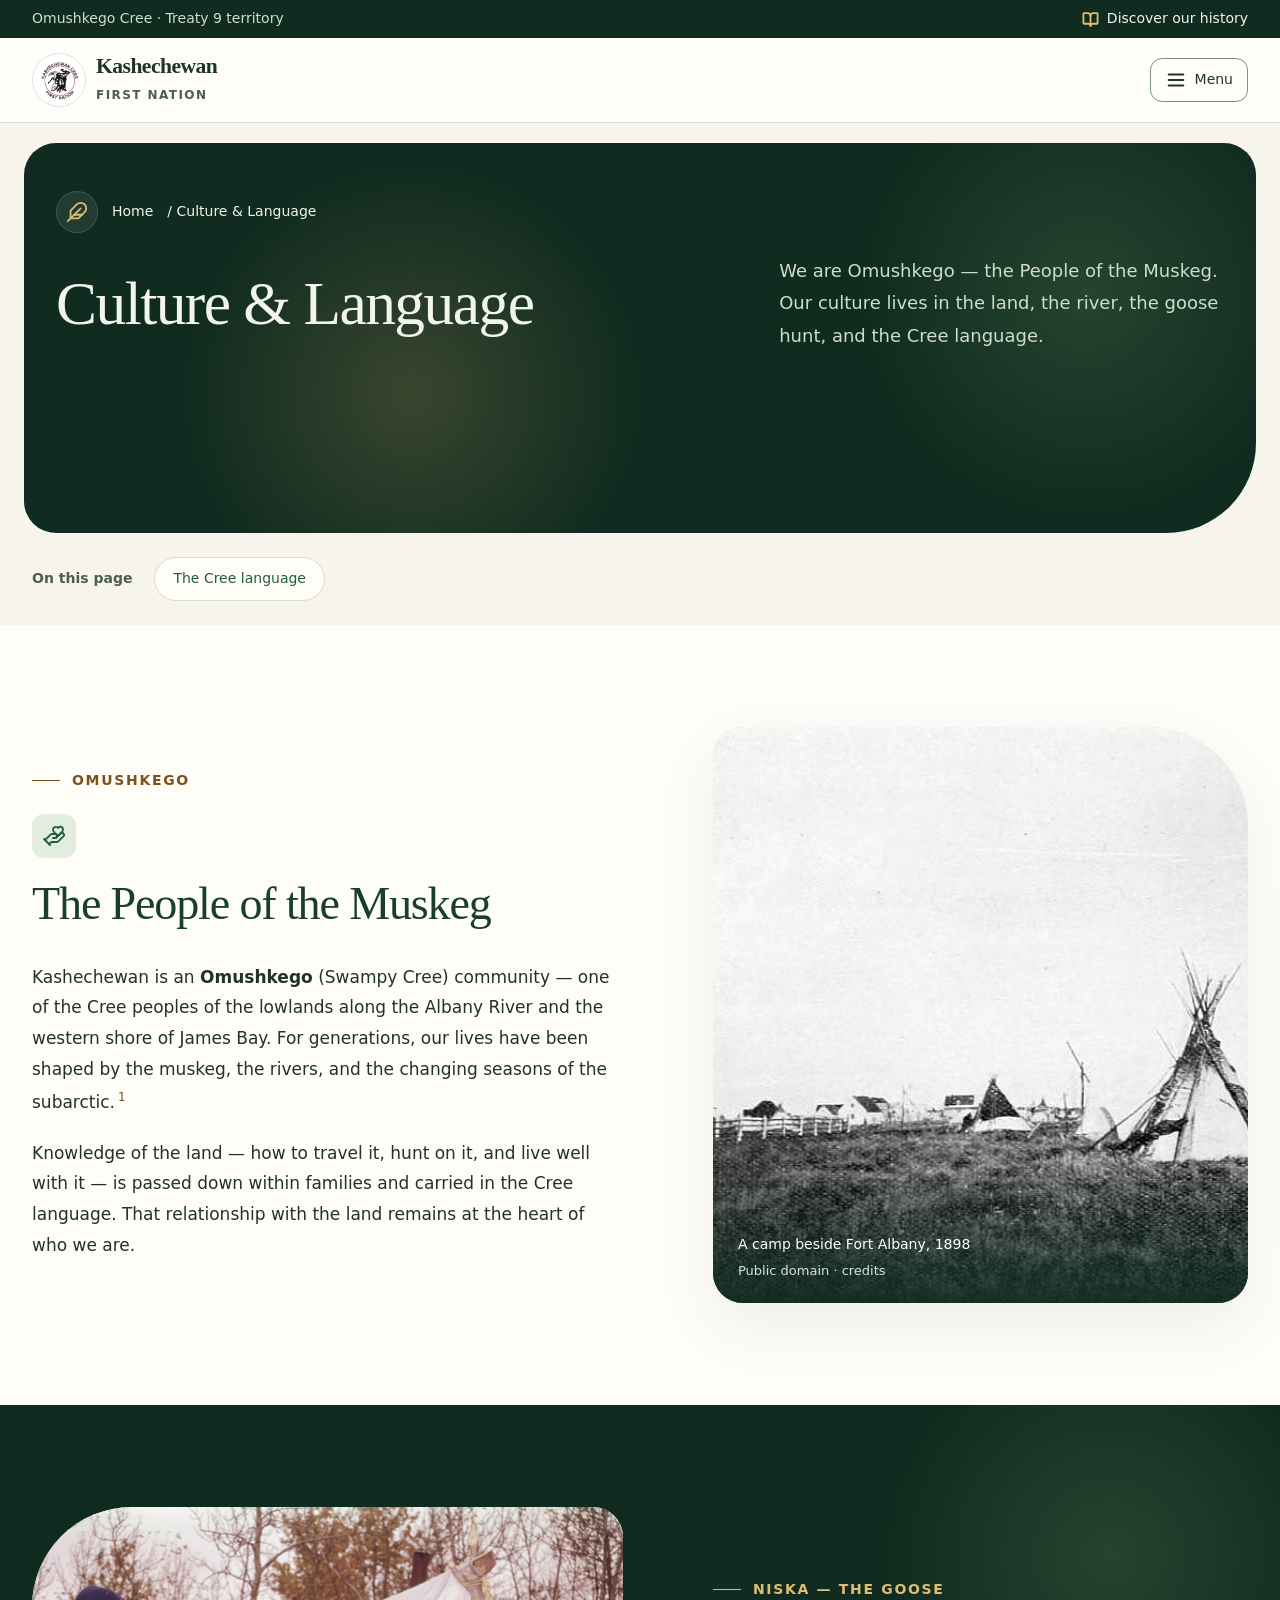
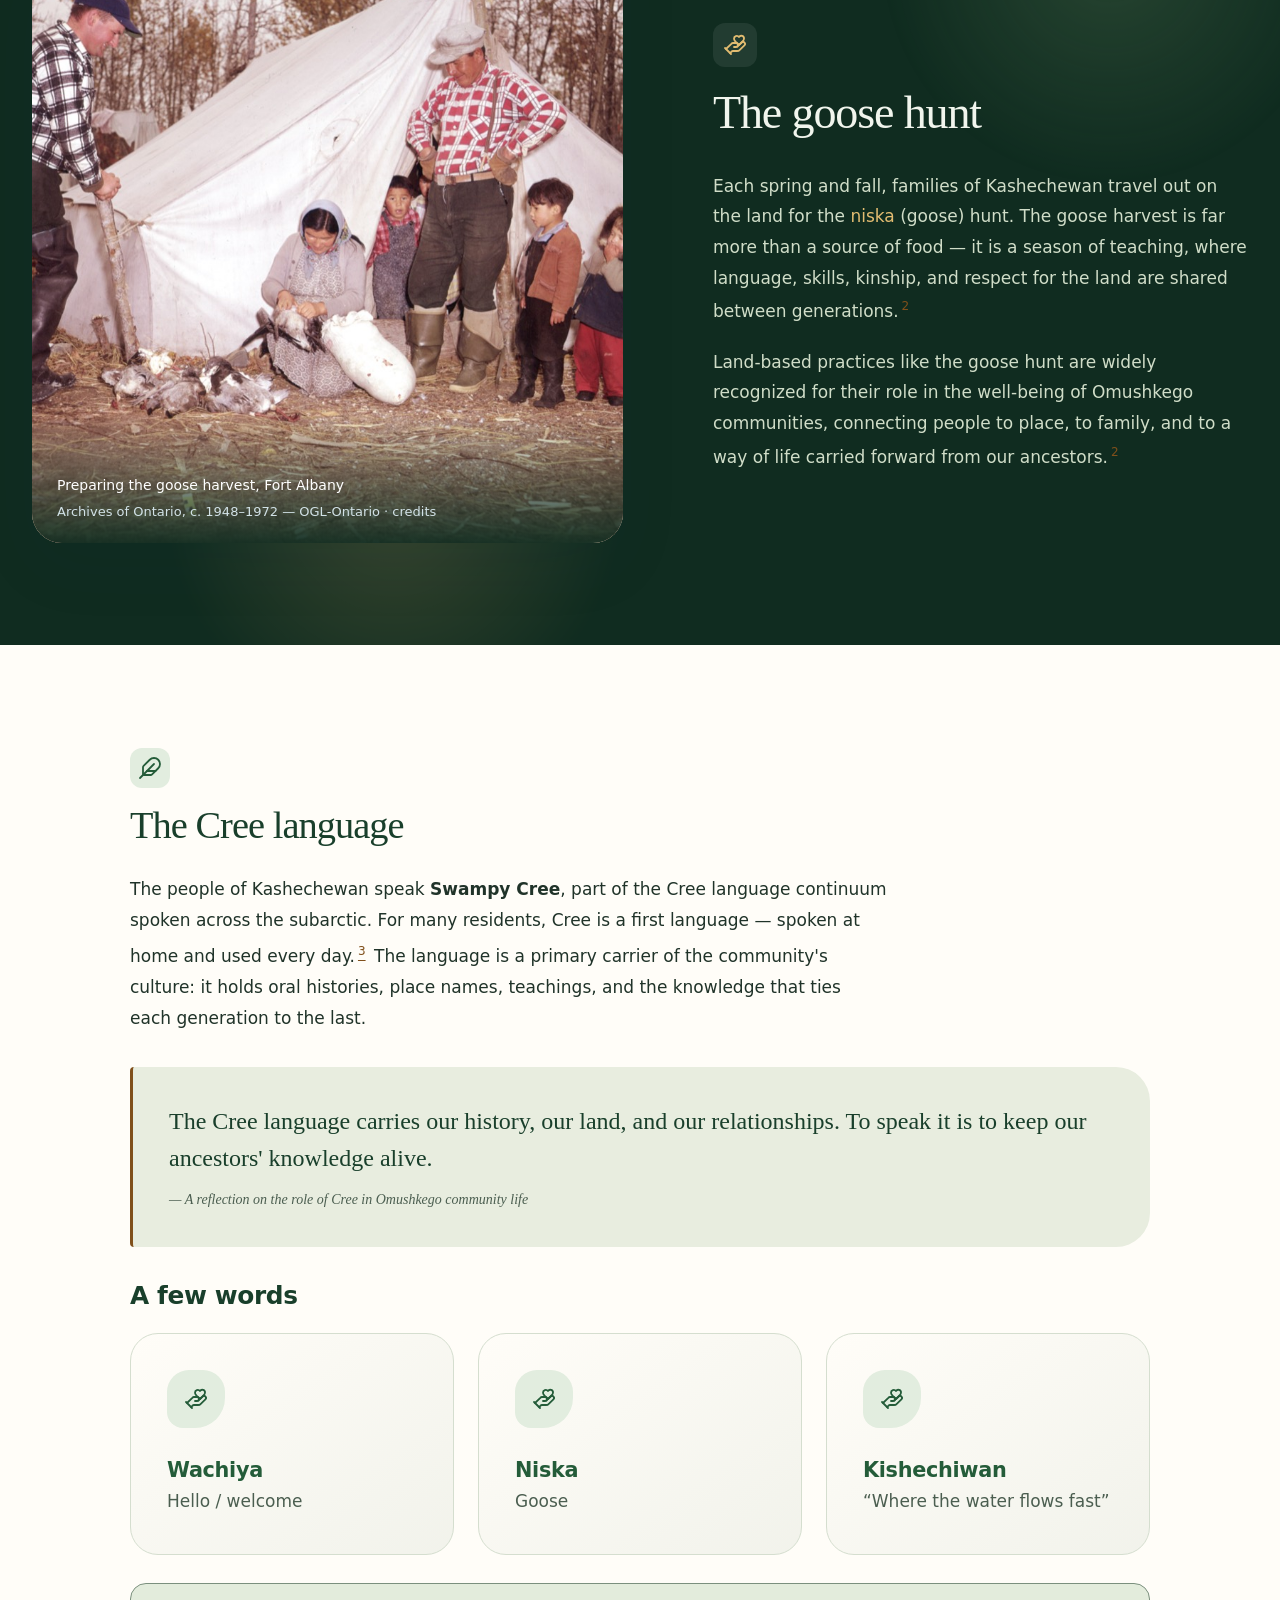
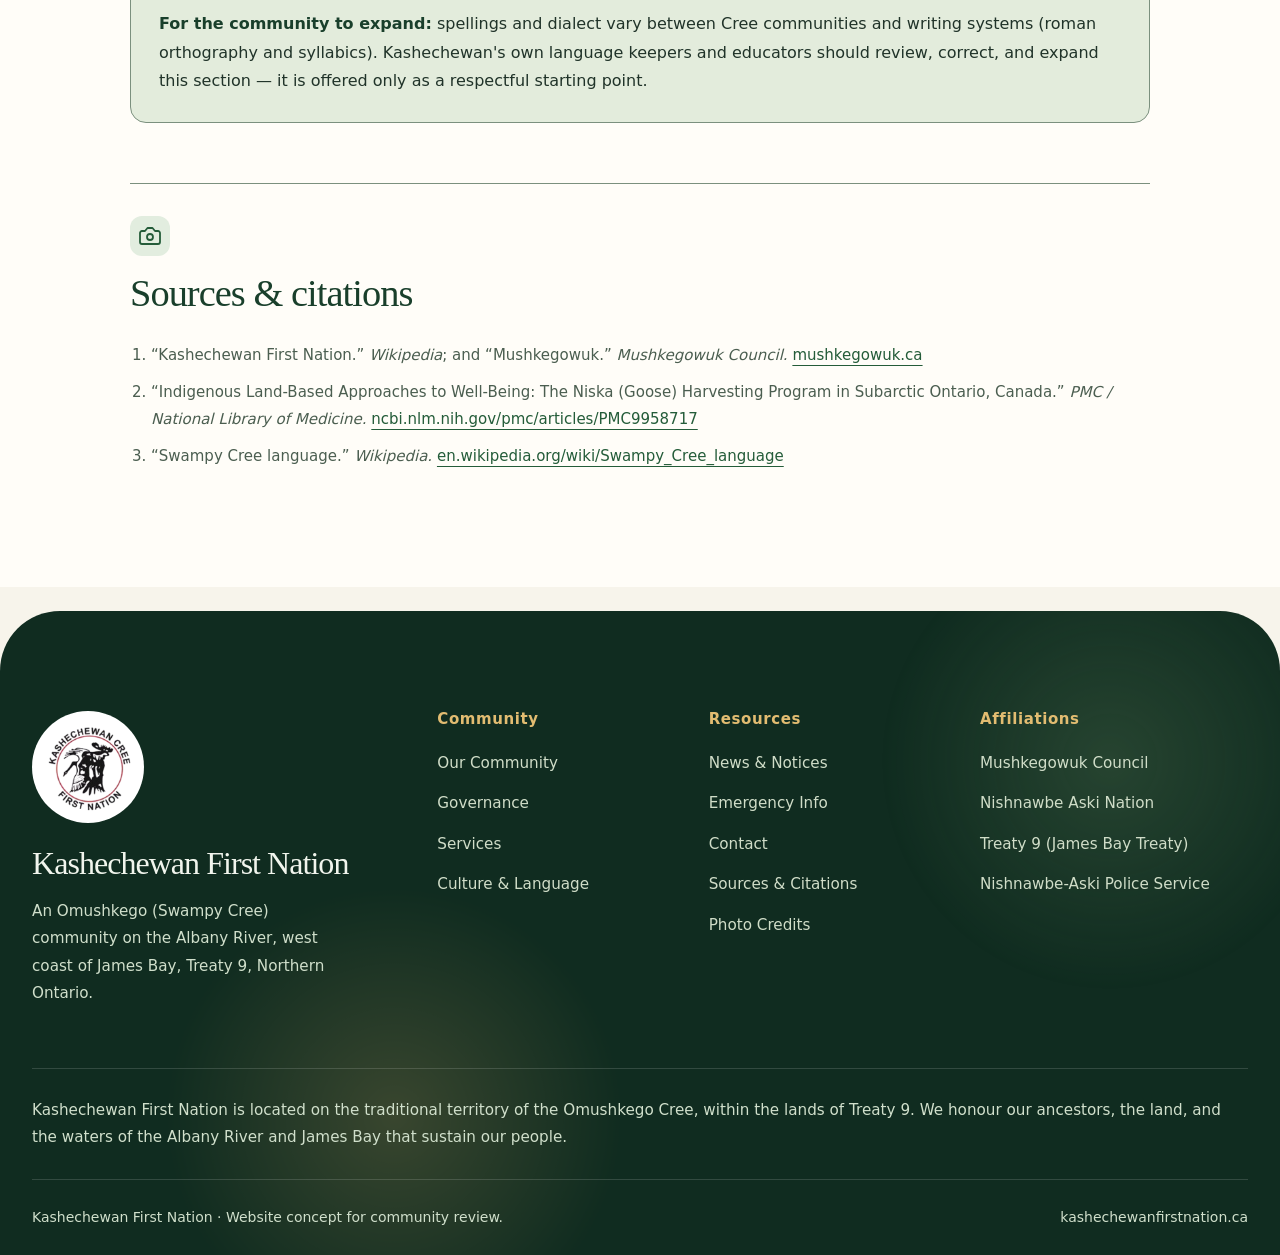
<file: culture.html>
<!DOCTYPE html>
<html lang="en">
<head>
  <meta charset="UTF-8">
  <meta name="viewport" content="width=device-width, initial-scale=1.0">
  <title>Culture &amp; Language | Kashechewan First Nation</title>
  <meta name="description" content="The Omushkego Cree culture and language of Kashechewan First Nation — the goose hunt, life on the land, and the Swampy Cree language.">
  <link rel="icon" href="assets/img/kashechewan-official.png" type="image/png">
  <meta name="color-scheme" content="light dark"><script src="assets/js/theme.js"></script><link rel="stylesheet" href="assets/css/style.css">
<noscript><style>.nav{display:flex!important;position:static!important;max-height:none!important;width:100%}.header-inner{flex-wrap:wrap!important}.header-actions,.nav-preferences{display:none!important}.site-header{position:relative!important}</style></noscript><link rel="stylesheet" href="assets/css/modes.css"><link rel="stylesheet" href="assets/css/flow.css"><link rel="stylesheet" href="assets/css/motion.css"><link rel="stylesheet" href="assets/css/refinements.css"></head>
<body data-page="culture"><a class="skip-link" href="#main-content">Skip to content</a>

  <div class="utility"><div class="wrap"><span>Omushkego Cree · Treaty 9 territory</span><a href="about.html#history"><svg class="icon icon-book-open" xmlns="http://www.w3.org/2000/svg" width="24" height="24" viewBox="0 0 24 24" fill="none" stroke="currentColor" stroke-width="1.8" stroke-linecap="round" stroke-linejoin="round" aria-hidden="true" focusable="false"><path d="M12 7v14"/><path d="M3 18a1 1 0 0 1-1-1V4a1 1 0 0 1 1-1h5a4 4 0 0 1 4 4 4 4 0 0 1 4-4h5a1 1 0 0 1 1 1v13a1 1 0 0 1-1 1h-6a3 3 0 0 0-3 3 3 3 0 0 0-3-3z"/></svg> Discover our history</a></div></div><header class="site-header"><div class="wrap header-inner"><a class="brand" href="index.html"><img class="mark" src="assets/img/kashechewan-official.png" width="300" height="300" alt="Kashechewan Cree First Nation logo"><span class="brand-text"><span class="name">Kashechewan</span><span class="sub">FIRST NATION</span></span></a><nav class="nav" id="primary-nav" aria-label="Main navigation"><div class="nav-links"><a href="index.html"><svg class="icon icon-house" xmlns="http://www.w3.org/2000/svg" width="24" height="24" viewBox="0 0 24 24" fill="none" stroke="currentColor" stroke-width="1.8" stroke-linecap="round" stroke-linejoin="round" aria-hidden="true" focusable="false"><path d="M15 21v-8a1 1 0 0 0-1-1h-4a1 1 0 0 0-1 1v8"/><path d="M3 10a2 2 0 0 1 .709-1.528l7-5.999a2 2 0 0 1 2.582 0l7 5.999A2 2 0 0 1 21 10v9a2 2 0 0 1-2 2H5a2 2 0 0 1-2-2z"/></svg><span>Home</span></a><a href="about.html"><svg class="icon icon-map-pin" xmlns="http://www.w3.org/2000/svg" width="24" height="24" viewBox="0 0 24 24" fill="none" stroke="currentColor" stroke-width="1.8" stroke-linecap="round" stroke-linejoin="round" aria-hidden="true" focusable="false"><path d="M20 10c0 4.993-5.539 10.193-7.399 11.799a1 1 0 0 1-1.202 0C9.539 20.193 4 14.993 4 10a8 8 0 0 1 16 0"/><circle cx="12" cy="10" r="3"/></svg><span>Our community</span></a><a href="community.html"><svg class="icon icon-hand-heart" xmlns="http://www.w3.org/2000/svg" width="24" height="24" viewBox="0 0 24 24" fill="none" stroke="currentColor" stroke-width="1.8" stroke-linecap="round" stroke-linejoin="round" aria-hidden="true" focusable="false"><path d="M11 14h2a2 2 0 1 0 0-4h-3c-.6 0-1.1.2-1.4.6L3 16"/><path d="m7 20 1.6-1.4c.3-.4.8-.6 1.4-.6h4c1.1 0 2.1-.4 2.8-1.2l4.6-4.4a2 2 0 0 0-2.75-2.91l-4.2 3.9"/><path d="m2 15 6 6"/><path d="M19.5 8.5c.7-.7 1.5-1.6 1.5-2.7A2.73 2.73 0 0 0 16 4a2.78 2.78 0 0 0-5 1.8c0 1.2.8 2 1.5 2.8L16 12Z"/></svg><span>Services</span></a><a href="culture.html" class="active" aria-current="page"><svg class="icon icon-feather" xmlns="http://www.w3.org/2000/svg" width="24" height="24" viewBox="0 0 24 24" fill="none" stroke="currentColor" stroke-width="1.8" stroke-linecap="round" stroke-linejoin="round" aria-hidden="true" focusable="false"><path d="M12.67 19a2 2 0 0 0 1.416-.588l6.154-6.172a6 6 0 0 0-8.49-8.49L5.586 9.914A2 2 0 0 0 5 11.328V18a1 1 0 0 0 1 1z"/><path d="M16 8 2 22"/><path d="M17.5 15H9"/></svg><span>Culture & language</span></a><a href="governance.html"><svg class="icon icon-users-round" xmlns="http://www.w3.org/2000/svg" width="24" height="24" viewBox="0 0 24 24" fill="none" stroke="currentColor" stroke-width="1.8" stroke-linecap="round" stroke-linejoin="round" aria-hidden="true" focusable="false"><path d="M18 21a8 8 0 0 0-16 0"/><circle cx="10" cy="8" r="5"/><path d="M22 20c0-3.37-2-6.5-4-8a5 5 0 0 0-.45-8.3"/></svg><span>Governance</span></a><a href="news.html"><svg class="icon icon-newspaper" xmlns="http://www.w3.org/2000/svg" width="24" height="24" viewBox="0 0 24 24" fill="none" stroke="currentColor" stroke-width="1.8" stroke-linecap="round" stroke-linejoin="round" aria-hidden="true" focusable="false"><path d="M4 22h16a2 2 0 0 0 2-2V4a2 2 0 0 0-2-2H8a2 2 0 0 0-2 2v16a2 2 0 0 1-2 2Zm0 0a2 2 0 0 1-2-2v-9c0-1.1.9-2 2-2h2"/><path d="M18 14h-8"/><path d="M15 18h-5"/><path d="M10 6h8v4h-8V6Z"/></svg><span>News</span></a><a href="contact.html" class="mobile-contact"><svg class="icon icon-messages-square" xmlns="http://www.w3.org/2000/svg" width="24" height="24" viewBox="0 0 24 24" fill="none" stroke="currentColor" stroke-width="1.8" stroke-linecap="round" stroke-linejoin="round" aria-hidden="true" focusable="false"><path d="M14 9a2 2 0 0 1-2 2H6l-4 4V4a2 2 0 0 1 2-2h8a2 2 0 0 1 2 2z"/><path d="M18 9h2a2 2 0 0 1 2 2v11l-4-4h-6a2 2 0 0 1-2-2v-1"/></svg><span>Contact the Band Office</span></a></div><div class="nav-preferences"><span class="preferences-label">Appearance &amp; motion</span><label class="theme-picker"><span class="sr-only">Appearance</span><select class="theme-select" aria-label="Appearance"><option value="light">Light</option><option value="dark">Dark</option><option value="river">River</option></select></label><button class="motion-toggle" type="button" aria-label="Pause motion" aria-pressed="false" title="Pause motion"><svg class="icon icon-waves" xmlns="http://www.w3.org/2000/svg" width="24" height="24" viewBox="0 0 24 24" fill="none" stroke="currentColor" stroke-width="1.8" stroke-linecap="round" stroke-linejoin="round" aria-hidden="true" focusable="false"><path d="M2 6c.6.5 1.2 1 2.5 1C7 7 7 5 9.5 5c2.6 0 2.4 2 5 2 2.5 0 2.5-2 5-2 1.3 0 1.9.5 2.5 1"/><path d="M2 12c.6.5 1.2 1 2.5 1 2.5 0 2.5-2 5-2 2.6 0 2.4 2 5 2 2.5 0 2.5-2 5-2 1.3 0 1.9.5 2.5 1"/><path d="M2 18c.6.5 1.2 1 2.5 1 2.5 0 2.5-2 5-2 2.6 0 2.4 2 5 2 2.5 0 2.5-2 5-2 1.3 0 1.9.5 2.5 1"/></svg></button></div></nav><div class="header-actions"><a class="btn header-contact" href="contact.html">Contact us</a><button class="nav-toggle" type="button" aria-label="Open menu" aria-controls="primary-nav" aria-expanded="false"><svg class="icon icon-menu" xmlns="http://www.w3.org/2000/svg" width="24" height="24" viewBox="0 0 24 24" fill="none" stroke="currentColor" stroke-width="1.8" stroke-linecap="round" stroke-linejoin="round" aria-hidden="true" focusable="false"><line x1="4" x2="20" y1="12" y2="12"/><line x1="4" x2="20" y1="6" y2="6"/><line x1="4" x2="20" y1="18" y2="18"/></svg><span>Menu</span></button></div></div></header><main id="main-content">

  <div class="page-banner">
    <div class="wrap">
      <div class="crumb"><svg class="icon icon-feather" xmlns="http://www.w3.org/2000/svg" width="24" height="24" viewBox="0 0 24 24" fill="none" stroke="currentColor" stroke-width="1.8" stroke-linecap="round" stroke-linejoin="round" aria-hidden="true" focusable="false"><path d="M12.67 19a2 2 0 0 0 1.416-.588l6.154-6.172a6 6 0 0 0-8.49-8.49L5.586 9.914A2 2 0 0 0 5 11.328V18a1 1 0 0 0 1 1z"/><path d="M16 8 2 22"/><path d="M17.5 15H9"/></svg><a href="index.html">Home</a> / Culture &amp; Language</div>
      <h1><span class="motion-word">Culture</span> <span class="motion-word">&amp;</span> <span class="motion-word">Language</span></h1>
      <p>We are Omushkego — the People of the Muskeg. Our culture lives in the land, the river, the goose hunt, and the Cree language.</p>
    </div>
  </div>

  <nav class="page-index wrap" aria-label="On this page"><span>On this page</span><a href="#language">The Cree language</a></nav><section class="band-paper">
    <div class="wrap split">
      <div>
        <p class="eyebrow">Omushkego</p>
        <h2><span class="heading-icon"><svg class="icon icon-hand-heart" xmlns="http://www.w3.org/2000/svg" width="24" height="24" viewBox="0 0 24 24" fill="none" stroke="currentColor" stroke-width="1.8" stroke-linecap="round" stroke-linejoin="round" aria-hidden="true" focusable="false"><path d="M11 14h2a2 2 0 1 0 0-4h-3c-.6 0-1.1.2-1.4.6L3 16"/><path d="m7 20 1.6-1.4c.3-.4.8-.6 1.4-.6h4c1.1 0 2.1-.4 2.8-1.2l4.6-4.4a2 2 0 0 0-2.75-2.91l-4.2 3.9"/><path d="m2 15 6 6"/><path d="M19.5 8.5c.7-.7 1.5-1.6 1.5-2.7A2.73 2.73 0 0 0 16 4a2.78 2.78 0 0 0-5 1.8c0 1.2.8 2 1.5 2.8L16 12Z"/></svg></span><span class="heading-text"><span class="motion-word">The</span> <span class="motion-word">People</span> <span class="motion-word">of</span> <span class="motion-word">the</span> <span class="motion-word">Muskeg</span></span></h2>
        <p>Kashechewan is an <strong>Omushkego</strong> (Swampy Cree) community — one of the Cree peoples of the lowlands along the Albany River and the western shore of James Bay. For generations, our lives have been shaped by the muskeg, the rivers, and the changing seasons of the subarctic.<sup class="cite"><a href="#sources">1</a></sup></p>
        <p>Knowledge of the land — how to travel it, hunt on it, and live well with it — is passed down within families and carried in the Cree language. That relationship with the land remains at the heart of who we are.</p>
      </div>
      <figure class="photo ratio-4-3">
        <img loading="lazy" decoding="async" src="assets/img/fortalbany-camp-1898.jpg" alt="Black-and-white historical photograph of a canvas tent camp beside Fort Albany, Ontario, in 1898" width="743" height="569">
        <figcaption>
          <span class="desc">A camp beside Fort Albany, 1898</span>
          <span class="credit">Public domain · <a href="credits.html">credits</a></span>
        </figcaption>
      </figure>
    </div>
  </section>

  <section class="band-spruce">
    <div class="wrap split">
      <figure class="photo ratio-4-3">
        <img loading="lazy" decoding="async" src="assets/img/fortalbany-goose-hunt.jpg" alt="Archival photograph of a family plucking and preparing geese from the goose hunt outside a canvas tent at Fort Albany" width="1200" height="947">
        <figcaption>
          <span class="desc">Preparing the goose harvest, Fort Albany</span>
          <span class="credit">Archives of Ontario, c. 1948–1972 — <a href="https://www.ontario.ca/page/open-government-licence-ontario">OGL&#8209;Ontario</a> · <a href="credits.html">credits</a></span>
        </figcaption>
      </figure>
      <div>
        <p class="eyebrow" style="color:var(--gold)">Niska — the goose</p>
        <h2><span class="heading-icon"><svg class="icon icon-hand-heart" xmlns="http://www.w3.org/2000/svg" width="24" height="24" viewBox="0 0 24 24" fill="none" stroke="currentColor" stroke-width="1.8" stroke-linecap="round" stroke-linejoin="round" aria-hidden="true" focusable="false"><path d="M11 14h2a2 2 0 1 0 0-4h-3c-.6 0-1.1.2-1.4.6L3 16"/><path d="m7 20 1.6-1.4c.3-.4.8-.6 1.4-.6h4c1.1 0 2.1-.4 2.8-1.2l4.6-4.4a2 2 0 0 0-2.75-2.91l-4.2 3.9"/><path d="m2 15 6 6"/><path d="M19.5 8.5c.7-.7 1.5-1.6 1.5-2.7A2.73 2.73 0 0 0 16 4a2.78 2.78 0 0 0-5 1.8c0 1.2.8 2 1.5 2.8L16 12Z"/></svg></span><span class="heading-text"><span class="motion-word">The</span> <span class="motion-word">goose</span> <span class="motion-word">hunt</span></span></h2>
        <p>Each spring and fall, families of Kashechewan travel out on the land for the <span class="cree" style="color:var(--gold)">niska</span> (goose) hunt. The goose harvest is far more than a source of food — it is a season of teaching, where language, skills, kinship, and respect for the land are shared between generations.<sup class="cite"><a href="#sources">2</a></sup></p>
        <p>Land-based practices like the goose hunt are widely recognized for their role in the well-being of Omushkego communities, connecting people to place, to family, and to a way of life carried forward from our ancestors.<sup class="cite"><a href="#sources">2</a></sup></p>
      </div>
    </div>
  </section>

  <section class="band-paper">
    <div class="wrap prose" style="margin-inline:auto">
      <h2 id="language"><span class="heading-icon"><svg class="icon icon-feather" xmlns="http://www.w3.org/2000/svg" width="24" height="24" viewBox="0 0 24 24" fill="none" stroke="currentColor" stroke-width="1.8" stroke-linecap="round" stroke-linejoin="round" aria-hidden="true" focusable="false"><path d="M12.67 19a2 2 0 0 0 1.416-.588l6.154-6.172a6 6 0 0 0-8.49-8.49L5.586 9.914A2 2 0 0 0 5 11.328V18a1 1 0 0 0 1 1z"/><path d="M16 8 2 22"/><path d="M17.5 15H9"/></svg></span><span class="heading-text"><span class="motion-word">The</span> <span class="motion-word">Cree</span> <span class="motion-word">language</span></span></h2>
      <p>The people of Kashechewan speak <strong>Swampy Cree</strong>, part of the Cree language continuum spoken across the subarctic. For many residents, Cree is a first language — spoken at home and used every day.<sup class="cite"><a href="#sources">3</a></sup> The language is a primary carrier of the community's culture: it holds oral histories, place names, teachings, and the knowledge that ties each generation to the last.</p>

      <blockquote>
        The Cree language carries our history, our land, and our relationships. To speak it is to keep our ancestors' knowledge alive.
        <cite>— A reflection on the role of Cree in Omushkego community life</cite>
      </blockquote>

      <h3>A few words</h3>
      <div class="grid grid-3" style="margin:1.2rem 0">
        <div class="card"><span class="service-icon"><svg class="icon icon-hand-heart" xmlns="http://www.w3.org/2000/svg" width="24" height="24" viewBox="0 0 24 24" fill="none" stroke="currentColor" stroke-width="1.8" stroke-linecap="round" stroke-linejoin="round" aria-hidden="true" focusable="false"><path d="M11 14h2a2 2 0 1 0 0-4h-3c-.6 0-1.1.2-1.4.6L3 16"/><path d="m7 20 1.6-1.4c.3-.4.8-.6 1.4-.6h4c1.1 0 2.1-.4 2.8-1.2l4.6-4.4a2 2 0 0 0-2.75-2.91l-4.2 3.9"/><path d="m2 15 6 6"/><path d="M19.5 8.5c.7-.7 1.5-1.6 1.5-2.7A2.73 2.73 0 0 0 16 4a2.78 2.78 0 0 0-5 1.8c0 1.2.8 2 1.5 2.8L16 12Z"/></svg></span><h3 style="margin:0 0 .1rem" class="cree">Wachiya</h3><p style="margin:0">Hello / welcome</p></div>
        <div class="card"><span class="service-icon"><svg class="icon icon-hand-heart" xmlns="http://www.w3.org/2000/svg" width="24" height="24" viewBox="0 0 24 24" fill="none" stroke="currentColor" stroke-width="1.8" stroke-linecap="round" stroke-linejoin="round" aria-hidden="true" focusable="false"><path d="M11 14h2a2 2 0 1 0 0-4h-3c-.6 0-1.1.2-1.4.6L3 16"/><path d="m7 20 1.6-1.4c.3-.4.8-.6 1.4-.6h4c1.1 0 2.1-.4 2.8-1.2l4.6-4.4a2 2 0 0 0-2.75-2.91l-4.2 3.9"/><path d="m2 15 6 6"/><path d="M19.5 8.5c.7-.7 1.5-1.6 1.5-2.7A2.73 2.73 0 0 0 16 4a2.78 2.78 0 0 0-5 1.8c0 1.2.8 2 1.5 2.8L16 12Z"/></svg></span><h3 style="margin:0 0 .1rem" class="cree">Niska</h3><p style="margin:0">Goose</p></div>
        <div class="card"><span class="service-icon"><svg class="icon icon-hand-heart" xmlns="http://www.w3.org/2000/svg" width="24" height="24" viewBox="0 0 24 24" fill="none" stroke="currentColor" stroke-width="1.8" stroke-linecap="round" stroke-linejoin="round" aria-hidden="true" focusable="false"><path d="M11 14h2a2 2 0 1 0 0-4h-3c-.6 0-1.1.2-1.4.6L3 16"/><path d="m7 20 1.6-1.4c.3-.4.8-.6 1.4-.6h4c1.1 0 2.1-.4 2.8-1.2l4.6-4.4a2 2 0 0 0-2.75-2.91l-4.2 3.9"/><path d="m2 15 6 6"/><path d="M19.5 8.5c.7-.7 1.5-1.6 1.5-2.7A2.73 2.73 0 0 0 16 4a2.78 2.78 0 0 0-5 1.8c0 1.2.8 2 1.5 2.8L16 12Z"/></svg></span><h3 style="margin:0 0 .1rem" class="cree">Kishechiwan</h3><p style="margin:0">“Where the water flows fast”</p></div>
      </div>
      <div class="note">
        <strong>For the community to expand:</strong> spellings and dialect vary between Cree communities and writing systems (roman orthography and syllabics). Kashechewan's own language keepers and educators should review, correct, and expand this section — it is offered only as a respectful starting point.
      </div>

      <h2 id="sources"><span class="heading-icon"><svg class="icon icon-camera" xmlns="http://www.w3.org/2000/svg" width="24" height="24" viewBox="0 0 24 24" fill="none" stroke="currentColor" stroke-width="1.8" stroke-linecap="round" stroke-linejoin="round" aria-hidden="true" focusable="false"><path d="M14.5 4h-5L7 7H4a2 2 0 0 0-2 2v9a2 2 0 0 0 2 2h16a2 2 0 0 0 2-2V9a2 2 0 0 0-2-2h-3l-2.5-3z"/><circle cx="12" cy="13" r="3"/></svg></span><span class="heading-text"><span class="motion-word">Sources</span> <span class="motion-word">&amp;</span> <span class="motion-word">citations</span></span></h2>
      <ol class="refs">
        <li>“Kashechewan First Nation.” <em>Wikipedia</em>; and “Mushkegowuk.” <em>Mushkegowuk Council.</em> <a href="https://mushkegowuk.ca/">mushkegowuk.ca</a></li>
        <li>“Indigenous Land-Based Approaches to Well-Being: The Niska (Goose) Harvesting Program in Subarctic Ontario, Canada.” <em>PMC / National Library of Medicine.</em> <a href="https://www.ncbi.nlm.nih.gov/pmc/articles/PMC9958717/">ncbi.nlm.nih.gov/pmc/articles/PMC9958717</a></li>
        <li>“Swampy Cree language.” <em>Wikipedia.</em> <a href="https://en.wikipedia.org/wiki/Swampy_Cree_language">en.wikipedia.org/wiki/Swampy_Cree_language</a></li>
      </ol>
    </div>
  </section>

  </main><footer class="site-footer">
    <div class="wrap">
      <div class="footer-grid">
        <div class="footer-brand">
          <img class="mark" src="assets/img/kashechewan-official.png" width="300" height="300" alt="Kashechewan Cree First Nation logo">
          <div class="name">Kashechewan First Nation</div>
          <p>An Omushkego (Swampy Cree) community on the Albany River, west coast of James Bay, Treaty 9, Northern Ontario.</p>
        </div>
        <div>
          <h4>Community</h4>
          <ul>
            <li><a href="about.html">Our Community</a></li>
            <li><a href="governance.html">Governance</a></li>
            <li><a href="community.html">Services</a></li>
            <li><a href="culture.html">Culture &amp; Language</a></li>
          </ul>
        </div>
        <div>
          <h4>Resources</h4>
          <ul>
            <li><a href="news.html">News &amp; Notices</a></li>
            <li><a href="community.html#emergency">Emergency Info</a></li>
            <li><a href="contact.html">Contact</a></li>
            <li><a href="about.html#sources">Sources &amp; Citations</a></li>
            <li><a href="credits.html">Photo Credits</a></li>
          </ul>
        </div>
        <div>
          <h4>Affiliations</h4>
          <ul>
            <li>Mushkegowuk Council</li>
            <li>Nishnawbe Aski Nation</li>
            <li>Treaty 9 (James Bay Treaty)</li>
            <li>Nishnawbe-Aski Police Service</li>
          </ul>
        </div>
      </div>
      <div class="land-ack">
        Kashechewan First Nation is located on the traditional territory of the Omushkego Cree, within the lands of Treaty&nbsp;9. We honour our ancestors, the land, and the waters of the Albany River and James Bay that sustain our people.
      </div>
      <div class="footer-bottom">
        <span>Kashechewan First Nation · Website concept for community review.</span>
        <span>kashechewanfirstnation.ca</span>
      </div>
    </div>
  </footer>

  <script src="assets/js/main.js"></script>
<script src="assets/js/flow.js"></script></body>
</html>
</file>
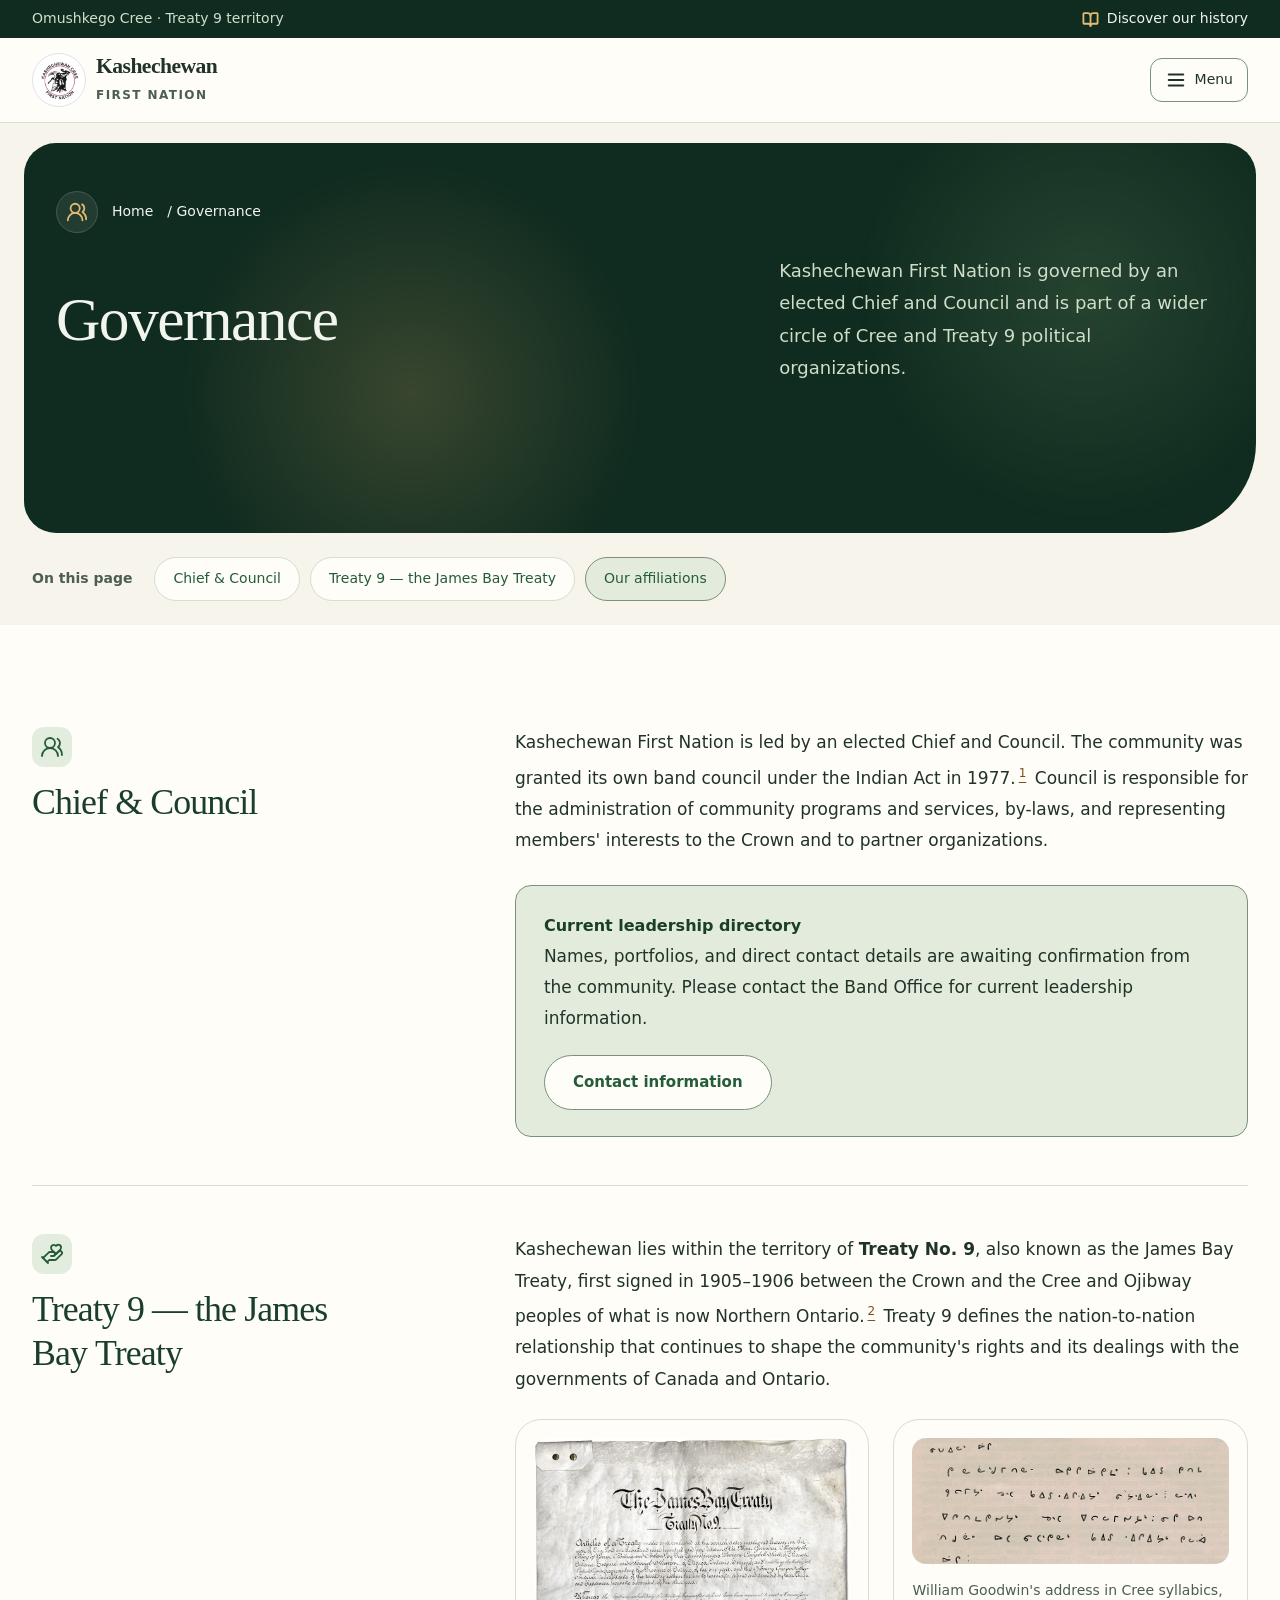
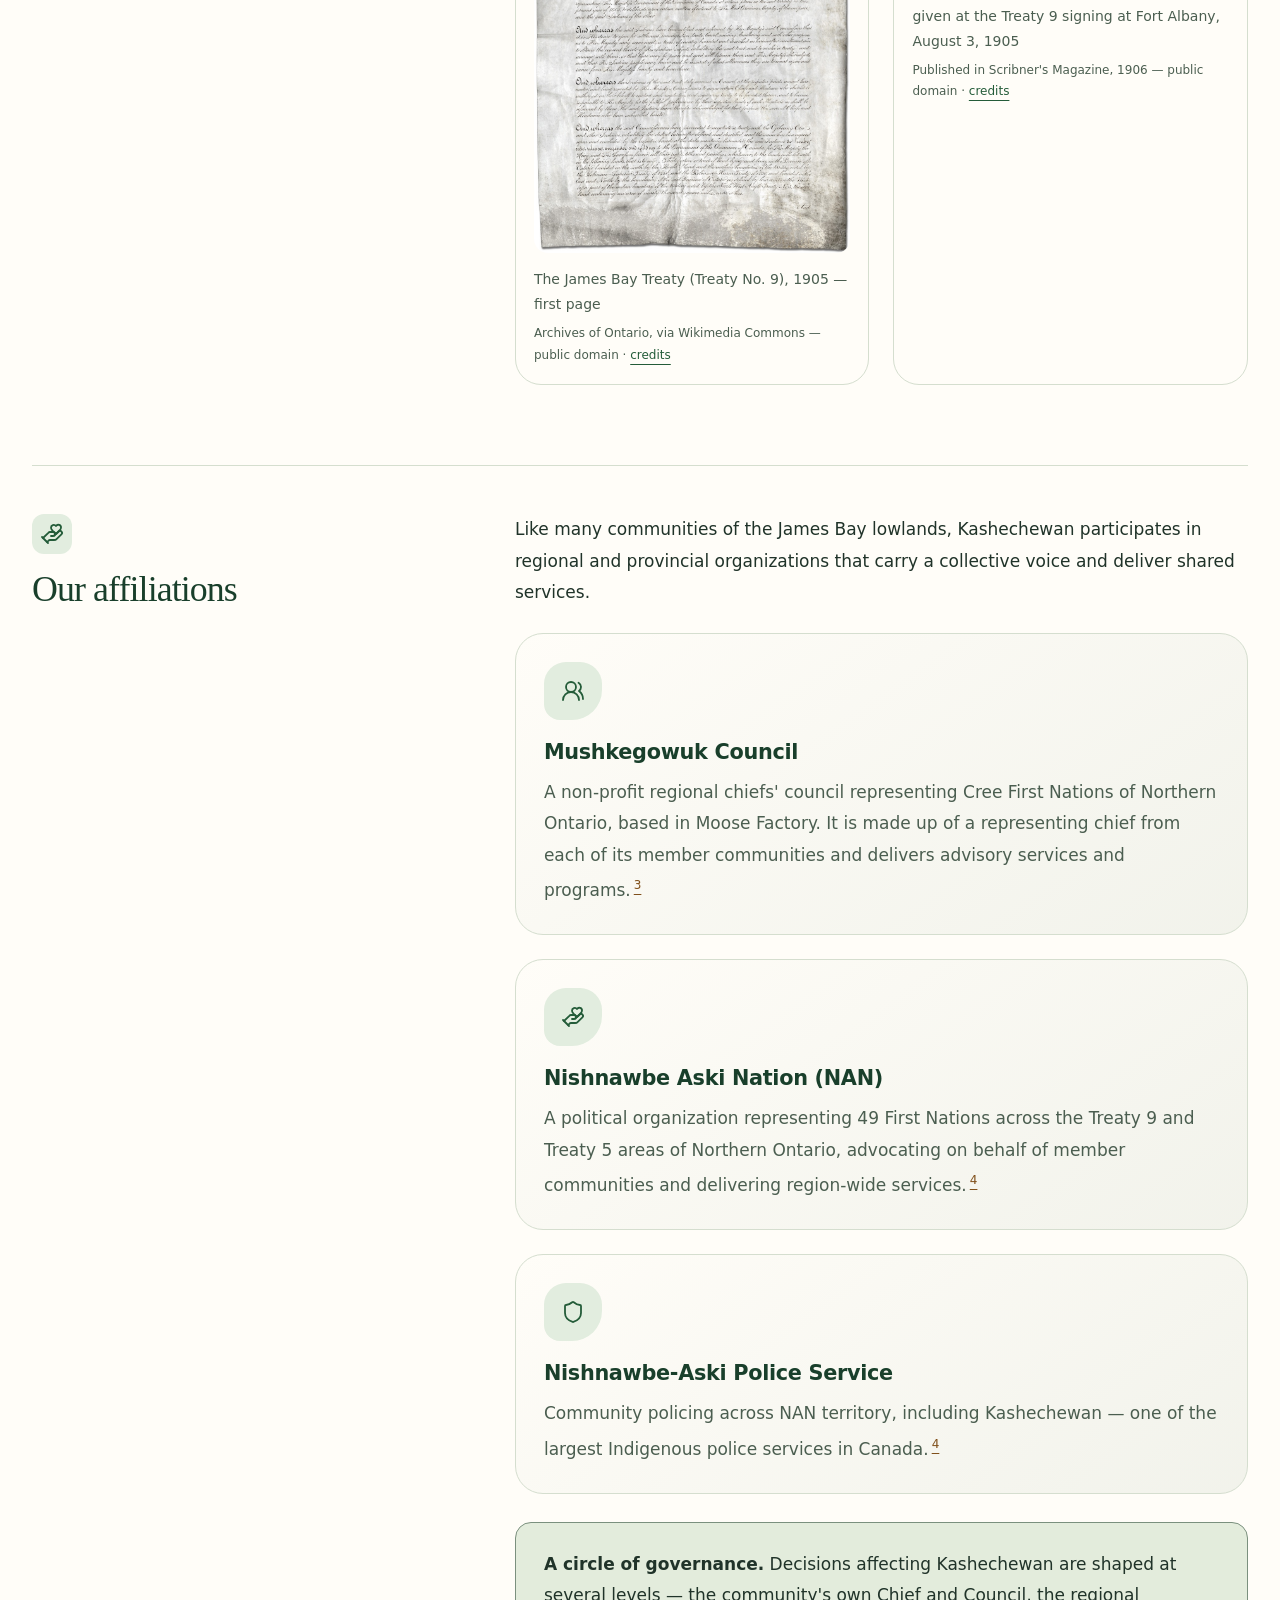
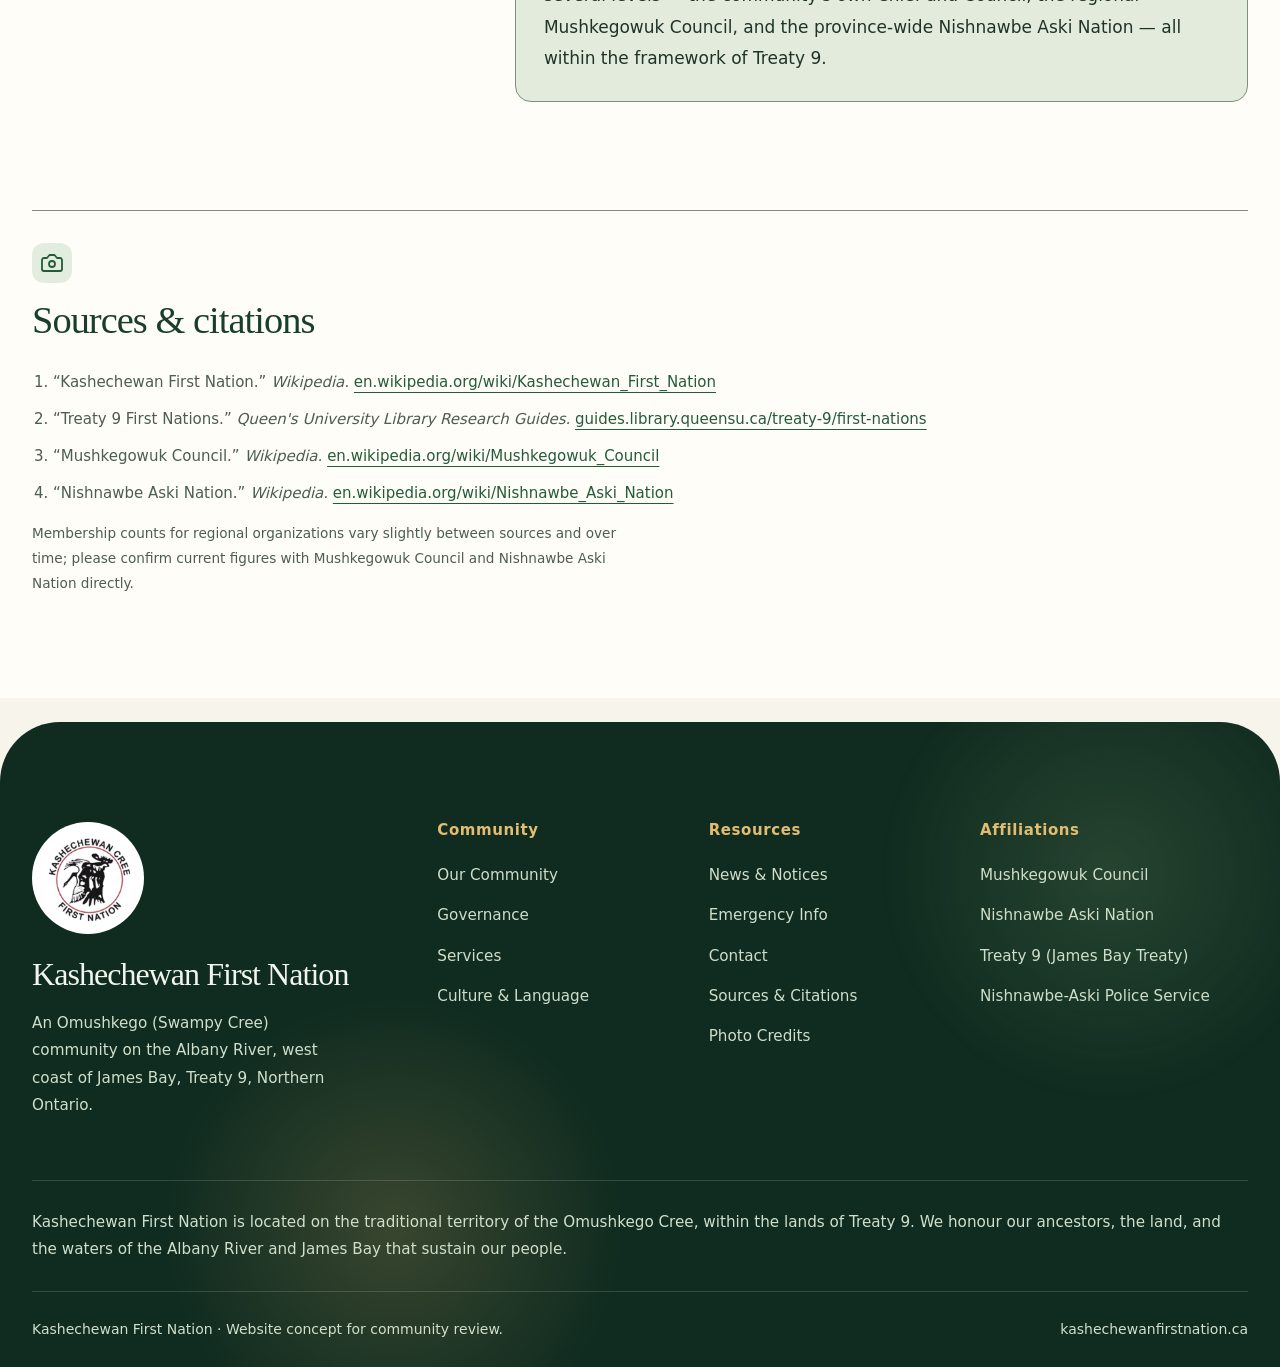
<file: governance.html>
<!DOCTYPE html>
<html lang="en">
<head>
  <meta charset="UTF-8">
  <meta name="viewport" content="width=device-width, initial-scale=1.0">
  <title>Governance | Kashechewan First Nation</title>
  <meta name="description" content="How Kashechewan First Nation is governed — Chief and Council, Treaty 9, and our affiliations with Mushkegowuk Council and Nishnawbe Aski Nation.">
  <link rel="icon" href="assets/img/kashechewan-official.png" type="image/png">
  <meta name="color-scheme" content="light dark"><script src="assets/js/theme.js"></script><link rel="stylesheet" href="assets/css/style.css">
<noscript><style>.nav{display:flex!important;position:static!important;max-height:none!important;width:100%}.header-inner{flex-wrap:wrap!important}.header-actions,.nav-preferences{display:none!important}.site-header{position:relative!important}</style></noscript><link rel="stylesheet" href="assets/css/modes.css"><link rel="stylesheet" href="assets/css/flow.css"><link rel="stylesheet" href="assets/css/motion.css"><link rel="stylesheet" href="assets/css/refinements.css"></head>
<body data-page="governance"><a class="skip-link" href="#main-content">Skip to content</a>

  <div class="utility"><div class="wrap"><span>Omushkego Cree · Treaty 9 territory</span><a href="about.html#history"><svg class="icon icon-book-open" xmlns="http://www.w3.org/2000/svg" width="24" height="24" viewBox="0 0 24 24" fill="none" stroke="currentColor" stroke-width="1.8" stroke-linecap="round" stroke-linejoin="round" aria-hidden="true" focusable="false"><path d="M12 7v14"/><path d="M3 18a1 1 0 0 1-1-1V4a1 1 0 0 1 1-1h5a4 4 0 0 1 4 4 4 4 0 0 1 4-4h5a1 1 0 0 1 1 1v13a1 1 0 0 1-1 1h-6a3 3 0 0 0-3 3 3 3 0 0 0-3-3z"/></svg> Discover our history</a></div></div><header class="site-header"><div class="wrap header-inner"><a class="brand" href="index.html"><img class="mark" src="assets/img/kashechewan-official.png" width="300" height="300" alt="Kashechewan Cree First Nation logo"><span class="brand-text"><span class="name">Kashechewan</span><span class="sub">FIRST NATION</span></span></a><nav class="nav" id="primary-nav" aria-label="Main navigation"><div class="nav-links"><a href="index.html"><svg class="icon icon-house" xmlns="http://www.w3.org/2000/svg" width="24" height="24" viewBox="0 0 24 24" fill="none" stroke="currentColor" stroke-width="1.8" stroke-linecap="round" stroke-linejoin="round" aria-hidden="true" focusable="false"><path d="M15 21v-8a1 1 0 0 0-1-1h-4a1 1 0 0 0-1 1v8"/><path d="M3 10a2 2 0 0 1 .709-1.528l7-5.999a2 2 0 0 1 2.582 0l7 5.999A2 2 0 0 1 21 10v9a2 2 0 0 1-2 2H5a2 2 0 0 1-2-2z"/></svg><span>Home</span></a><a href="about.html"><svg class="icon icon-map-pin" xmlns="http://www.w3.org/2000/svg" width="24" height="24" viewBox="0 0 24 24" fill="none" stroke="currentColor" stroke-width="1.8" stroke-linecap="round" stroke-linejoin="round" aria-hidden="true" focusable="false"><path d="M20 10c0 4.993-5.539 10.193-7.399 11.799a1 1 0 0 1-1.202 0C9.539 20.193 4 14.993 4 10a8 8 0 0 1 16 0"/><circle cx="12" cy="10" r="3"/></svg><span>Our community</span></a><a href="culture.html"><svg class="icon icon-feather" xmlns="http://www.w3.org/2000/svg" width="24" height="24" viewBox="0 0 24 24" fill="none" stroke="currentColor" stroke-width="1.8" stroke-linecap="round" stroke-linejoin="round" aria-hidden="true" focusable="false"><path d="M12.67 19a2 2 0 0 0 1.416-.588l6.154-6.172a6 6 0 0 0-8.49-8.49L5.586 9.914A2 2 0 0 0 5 11.328V18a1 1 0 0 0 1 1z"/><path d="M16 8 2 22"/><path d="M17.5 15H9"/></svg><span>Culture & language</span></a><a href="community.html"><svg class="icon icon-hand-heart" xmlns="http://www.w3.org/2000/svg" width="24" height="24" viewBox="0 0 24 24" fill="none" stroke="currentColor" stroke-width="1.8" stroke-linecap="round" stroke-linejoin="round" aria-hidden="true" focusable="false"><path d="M11 14h2a2 2 0 1 0 0-4h-3c-.6 0-1.1.2-1.4.6L3 16"/><path d="m7 20 1.6-1.4c.3-.4.8-.6 1.4-.6h4c1.1 0 2.1-.4 2.8-1.2l4.6-4.4a2 2 0 0 0-2.75-2.91l-4.2 3.9"/><path d="m2 15 6 6"/><path d="M19.5 8.5c.7-.7 1.5-1.6 1.5-2.7A2.73 2.73 0 0 0 16 4a2.78 2.78 0 0 0-5 1.8c0 1.2.8 2 1.5 2.8L16 12Z"/></svg><span>Services</span></a><a href="governance.html" class="active" aria-current="page"><svg class="icon icon-users-round" xmlns="http://www.w3.org/2000/svg" width="24" height="24" viewBox="0 0 24 24" fill="none" stroke="currentColor" stroke-width="1.8" stroke-linecap="round" stroke-linejoin="round" aria-hidden="true" focusable="false"><path d="M18 21a8 8 0 0 0-16 0"/><circle cx="10" cy="8" r="5"/><path d="M22 20c0-3.37-2-6.5-4-8a5 5 0 0 0-.45-8.3"/></svg><span>Governance</span></a><a href="news.html"><svg class="icon icon-newspaper" xmlns="http://www.w3.org/2000/svg" width="24" height="24" viewBox="0 0 24 24" fill="none" stroke="currentColor" stroke-width="1.8" stroke-linecap="round" stroke-linejoin="round" aria-hidden="true" focusable="false"><path d="M4 22h16a2 2 0 0 0 2-2V4a2 2 0 0 0-2-2H8a2 2 0 0 0-2 2v16a2 2 0 0 1-2 2Zm0 0a2 2 0 0 1-2-2v-9c0-1.1.9-2 2-2h2"/><path d="M18 14h-8"/><path d="M15 18h-5"/><path d="M10 6h8v4h-8V6Z"/></svg><span>News</span></a><a href="contact.html" class="mobile-contact"><svg class="icon icon-messages-square" xmlns="http://www.w3.org/2000/svg" width="24" height="24" viewBox="0 0 24 24" fill="none" stroke="currentColor" stroke-width="1.8" stroke-linecap="round" stroke-linejoin="round" aria-hidden="true" focusable="false"><path d="M14 9a2 2 0 0 1-2 2H6l-4 4V4a2 2 0 0 1 2-2h8a2 2 0 0 1 2 2z"/><path d="M18 9h2a2 2 0 0 1 2 2v11l-4-4h-6a2 2 0 0 1-2-2v-1"/></svg><span>Contact the Band Office</span></a></div><div class="nav-preferences"><span class="preferences-label">Appearance &amp; motion</span><label class="theme-picker"><span class="sr-only">Appearance</span><select class="theme-select" aria-label="Appearance"><option value="light">Light</option><option value="dark">Dark</option><option value="river">River</option></select></label><button class="motion-toggle" type="button" aria-label="Pause motion" aria-pressed="false" title="Pause motion"><svg class="icon icon-waves" xmlns="http://www.w3.org/2000/svg" width="24" height="24" viewBox="0 0 24 24" fill="none" stroke="currentColor" stroke-width="1.8" stroke-linecap="round" stroke-linejoin="round" aria-hidden="true" focusable="false"><path d="M2 6c.6.5 1.2 1 2.5 1C7 7 7 5 9.5 5c2.6 0 2.4 2 5 2 2.5 0 2.5-2 5-2 1.3 0 1.9.5 2.5 1"/><path d="M2 12c.6.5 1.2 1 2.5 1 2.5 0 2.5-2 5-2 2.6 0 2.4 2 5 2 2.5 0 2.5-2 5-2 1.3 0 1.9.5 2.5 1"/><path d="M2 18c.6.5 1.2 1 2.5 1 2.5 0 2.5-2 5-2 2.6 0 2.4 2 5 2 2.5 0 2.5-2 5-2 1.3 0 1.9.5 2.5 1"/></svg></button></div></nav><div class="header-actions"><a class="btn header-contact" href="contact.html">Contact us</a><button class="nav-toggle" type="button" aria-label="Open menu" aria-controls="primary-nav" aria-expanded="false"><svg class="icon icon-menu" xmlns="http://www.w3.org/2000/svg" width="24" height="24" viewBox="0 0 24 24" fill="none" stroke="currentColor" stroke-width="1.8" stroke-linecap="round" stroke-linejoin="round" aria-hidden="true" focusable="false"><line x1="4" x2="20" y1="12" y2="12"/><line x1="4" x2="20" y1="6" y2="6"/><line x1="4" x2="20" y1="18" y2="18"/></svg><span>Menu</span></button></div></div></header><main id="main-content">

  <div class="page-banner">
    <div class="wrap">
      <div class="crumb"><svg class="icon icon-users-round" xmlns="http://www.w3.org/2000/svg" width="24" height="24" viewBox="0 0 24 24" fill="none" stroke="currentColor" stroke-width="1.8" stroke-linecap="round" stroke-linejoin="round" aria-hidden="true" focusable="false"><path d="M18 21a8 8 0 0 0-16 0"/><circle cx="10" cy="8" r="5"/><path d="M22 20c0-3.37-2-6.5-4-8a5 5 0 0 0-.45-8.3"/></svg><a href="index.html">Home</a> / Governance</div>
      <h1><span class="motion-word">Governance</span></h1>
      <p>Kashechewan First Nation is governed by an elected Chief and Council and is part of a wider circle of Cree and Treaty 9 political organizations.</p>
    </div>
  </div>

  <nav class="page-index wrap" aria-label="On this page"><span>On this page</span><a href="#council">Chief &amp; Council</a><a href="#treaty">Treaty 9 — the James Bay Treaty</a><a href="#affiliations">Our affiliations</a></nav><section class="band-paper">
    <div class="wrap prose chapter-layout" style="margin-inline:auto">
      <div class="chapter"><h2 id="council"><span class="heading-icon"><svg class="icon icon-users-round" xmlns="http://www.w3.org/2000/svg" width="24" height="24" viewBox="0 0 24 24" fill="none" stroke="currentColor" stroke-width="1.8" stroke-linecap="round" stroke-linejoin="round" aria-hidden="true" focusable="false"><path d="M18 21a8 8 0 0 0-16 0"/><circle cx="10" cy="8" r="5"/><path d="M22 20c0-3.37-2-6.5-4-8a5 5 0 0 0-.45-8.3"/></svg></span><span class="heading-text"><span class="motion-word">Chief</span> <span class="motion-word">&amp;</span> <span class="motion-word">Council</span></span></h2><div class="chapter-content">
      <p>Kashechewan First Nation is led by an elected Chief and Council. The community was granted its own band council under the Indian Act in 1977.<sup class="cite"><a href="#sources">1</a></sup> Council is responsible for the administration of community programs and services, by-laws, and representing members' interests to the Crown and to partner organizations.</p>

      <div class="note"><strong>Current leadership directory</strong><p>Names, portfolios, and direct contact details are awaiting confirmation from the community. Please contact the Band Office for current leadership information.</p><a class="btn btn-outline" href="contact.html">Contact information</a></div>



      </div></div>
<div class="chapter"><h2 id="treaty"><span class="heading-icon"><svg class="icon icon-hand-heart" xmlns="http://www.w3.org/2000/svg" width="24" height="24" viewBox="0 0 24 24" fill="none" stroke="currentColor" stroke-width="1.8" stroke-linecap="round" stroke-linejoin="round" aria-hidden="true" focusable="false"><path d="M11 14h2a2 2 0 1 0 0-4h-3c-.6 0-1.1.2-1.4.6L3 16"/><path d="m7 20 1.6-1.4c.3-.4.8-.6 1.4-.6h4c1.1 0 2.1-.4 2.8-1.2l4.6-4.4a2 2 0 0 0-2.75-2.91l-4.2 3.9"/><path d="m2 15 6 6"/><path d="M19.5 8.5c.7-.7 1.5-1.6 1.5-2.7A2.73 2.73 0 0 0 16 4a2.78 2.78 0 0 0-5 1.8c0 1.2.8 2 1.5 2.8L16 12Z"/></svg></span><span class="heading-text"><span class="motion-word">Treaty</span> <span class="motion-word">9</span> <span class="motion-word">—</span> <span class="motion-word">the</span> <span class="motion-word">James</span> <span class="motion-word">Bay</span> <span class="motion-word">Treaty</span></span></h2><div class="chapter-content">
      <p>Kashechewan lies within the territory of <strong>Treaty No. 9</strong>, also known as the James Bay Treaty, first signed in 1905–1906 between the Crown and the Cree and Ojibway peoples of what is now Northern Ontario.<sup class="cite"><a href="#sources">2</a></sup> Treaty 9 defines the nation-to-nation relationship that continues to shape the community's rights and its dealings with the governments of Canada and Ontario.</p>

      <div class="grid grid-2" style="margin:1.5rem 0 2rem">
        <figure class="doc-figure">
          <img loading="lazy" decoding="async" src="assets/img/treaty9-document.jpg" alt="First page of the original James Bay Treaty (Treaty No. 9) document, 1905" width="1000" height="1310">
          <figcaption>
            <span class="desc">The James Bay Treaty (Treaty No. 9), 1905 — first page</span>
            <span class="credit">Archives of Ontario, via Wikimedia Commons — public domain · <a href="credits.html">credits</a></span>
          </figcaption>
        </figure>
        <figure class="doc-figure">
          <img loading="lazy" decoding="async" src="assets/img/treaty9-goodwin-address.jpg" alt="A page written in Cree syllabics, part of an address by William Goodwin at the Treaty No. 9 signing at Fort Albany" width="750" height="299">
          <figcaption>
            <span class="desc">William Goodwin's address in Cree syllabics, given at the Treaty 9 signing at Fort Albany, August 3, 1905</span>
            <span class="credit">Published in Scribner's Magazine, 1906 — public domain · <a href="credits.html">credits</a></span>
          </figcaption>
        </figure>
      </div>

      </div></div>
<div class="chapter"><h2 id="affiliations"><span class="heading-icon"><svg class="icon icon-hand-heart" xmlns="http://www.w3.org/2000/svg" width="24" height="24" viewBox="0 0 24 24" fill="none" stroke="currentColor" stroke-width="1.8" stroke-linecap="round" stroke-linejoin="round" aria-hidden="true" focusable="false"><path d="M11 14h2a2 2 0 1 0 0-4h-3c-.6 0-1.1.2-1.4.6L3 16"/><path d="m7 20 1.6-1.4c.3-.4.8-.6 1.4-.6h4c1.1 0 2.1-.4 2.8-1.2l4.6-4.4a2 2 0 0 0-2.75-2.91l-4.2 3.9"/><path d="m2 15 6 6"/><path d="M19.5 8.5c.7-.7 1.5-1.6 1.5-2.7A2.73 2.73 0 0 0 16 4a2.78 2.78 0 0 0-5 1.8c0 1.2.8 2 1.5 2.8L16 12Z"/></svg></span><span class="heading-text"><span class="motion-word">Our</span> <span class="motion-word">affiliations</span></span></h2><div class="chapter-content">
      <p>Like many communities of the James Bay lowlands, Kashechewan participates in regional and provincial organizations that carry a collective voice and deliver shared services.</p>

      <div class="grid grid-3" style="margin:1.5rem 0">
        <div class="dept">
          <span class="service-icon"><svg class="icon icon-users-round" xmlns="http://www.w3.org/2000/svg" width="24" height="24" viewBox="0 0 24 24" fill="none" stroke="currentColor" stroke-width="1.8" stroke-linecap="round" stroke-linejoin="round" aria-hidden="true" focusable="false"><path d="M18 21a8 8 0 0 0-16 0"/><circle cx="10" cy="8" r="5"/><path d="M22 20c0-3.37-2-6.5-4-8a5 5 0 0 0-.45-8.3"/></svg></span><h3>Mushkegowuk Council</h3>
          <p>A non-profit regional chiefs' council representing Cree First Nations of Northern Ontario, based in Moose Factory. It is made up of a representing chief from each of its member communities and delivers advisory services and programs.<sup class="cite"><a href="#sources">3</a></sup></p>
        </div>
        <div class="dept">
          <span class="service-icon"><svg class="icon icon-hand-heart" xmlns="http://www.w3.org/2000/svg" width="24" height="24" viewBox="0 0 24 24" fill="none" stroke="currentColor" stroke-width="1.8" stroke-linecap="round" stroke-linejoin="round" aria-hidden="true" focusable="false"><path d="M11 14h2a2 2 0 1 0 0-4h-3c-.6 0-1.1.2-1.4.6L3 16"/><path d="m7 20 1.6-1.4c.3-.4.8-.6 1.4-.6h4c1.1 0 2.1-.4 2.8-1.2l4.6-4.4a2 2 0 0 0-2.75-2.91l-4.2 3.9"/><path d="m2 15 6 6"/><path d="M19.5 8.5c.7-.7 1.5-1.6 1.5-2.7A2.73 2.73 0 0 0 16 4a2.78 2.78 0 0 0-5 1.8c0 1.2.8 2 1.5 2.8L16 12Z"/></svg></span><h3>Nishnawbe Aski Nation (NAN)</h3>
          <p>A political organization representing 49 First Nations across the Treaty 9 and Treaty 5 areas of Northern Ontario, advocating on behalf of member communities and delivering region-wide services.<sup class="cite"><a href="#sources">4</a></sup></p>
        </div>
        <div class="dept">
          <span class="service-icon"><svg class="icon icon-shield" xmlns="http://www.w3.org/2000/svg" width="24" height="24" viewBox="0 0 24 24" fill="none" stroke="currentColor" stroke-width="1.8" stroke-linecap="round" stroke-linejoin="round" aria-hidden="true" focusable="false"><path d="M20 13c0 5-3.5 7.5-7.66 8.95a1 1 0 0 1-.67-.01C7.5 20.5 4 18 4 13V6a1 1 0 0 1 1-1c2 0 4.5-1.2 6.24-2.72a1.17 1.17 0 0 1 1.52 0C14.51 3.81 17 5 19 5a1 1 0 0 1 1 1z"/></svg></span><h3>Nishnawbe-Aski Police Service</h3>
          <p>Community policing across NAN territory, including Kashechewan — one of the largest Indigenous police services in Canada.<sup class="cite"><a href="#sources">4</a></sup></p>
        </div>
      </div>

      <div class="callout">
        <p style="margin:0"><span class="k">A circle of governance.</span> Decisions affecting Kashechewan are shaped at several levels — the community's own Chief and Council, the regional Mushkegowuk Council, and the province-wide Nishnawbe Aski Nation — all within the framework of Treaty 9.</p>
      </div>

      </div></div>
<h2 id="sources"><span class="heading-icon"><svg class="icon icon-camera" xmlns="http://www.w3.org/2000/svg" width="24" height="24" viewBox="0 0 24 24" fill="none" stroke="currentColor" stroke-width="1.8" stroke-linecap="round" stroke-linejoin="round" aria-hidden="true" focusable="false"><path d="M14.5 4h-5L7 7H4a2 2 0 0 0-2 2v9a2 2 0 0 0 2 2h16a2 2 0 0 0 2-2V9a2 2 0 0 0-2-2h-3l-2.5-3z"/><circle cx="12" cy="13" r="3"/></svg></span><span class="heading-text"><span class="motion-word">Sources</span> <span class="motion-word">&amp;</span> <span class="motion-word">citations</span></span></h2>
      <ol class="refs">
        <li>“Kashechewan First Nation.” <em>Wikipedia.</em> <a href="https://en.wikipedia.org/wiki/Kashechewan_First_Nation">en.wikipedia.org/wiki/Kashechewan_First_Nation</a></li>
        <li>“Treaty 9 First Nations.” <em>Queen's University Library Research Guides.</em> <a href="https://guides.library.queensu.ca/treaty-9/first-nations">guides.library.queensu.ca/treaty-9/first-nations</a></li>
        <li>“Mushkegowuk Council.” <em>Wikipedia.</em> <a href="https://en.wikipedia.org/wiki/Mushkegowuk_Council">en.wikipedia.org/wiki/Mushkegowuk_Council</a></li>
        <li>“Nishnawbe Aski Nation.” <em>Wikipedia.</em> <a href="https://en.wikipedia.org/wiki/Nishnawbe_Aski_Nation">en.wikipedia.org/wiki/Nishnawbe_Aski_Nation</a></li>
      </ol>
      <p style="font-size:.85rem;color:var(--muted)">Membership counts for regional organizations vary slightly between sources and over time; please confirm current figures with Mushkegowuk Council and Nishnawbe Aski Nation directly.</p>
    </div>
  </section>

  </main><footer class="site-footer">
    <div class="wrap">
      <div class="footer-grid">
        <div class="footer-brand">
          <img class="mark" src="assets/img/kashechewan-official.png" width="300" height="300" alt="Kashechewan Cree First Nation logo">
          <div class="name">Kashechewan First Nation</div>
          <p>An Omushkego (Swampy Cree) community on the Albany River, west coast of James Bay, Treaty 9, Northern Ontario.</p>
        </div>
        <div>
          <h4>Community</h4>
          <ul>
            <li><a href="about.html">Our Community</a></li>
            <li><a href="governance.html">Governance</a></li>
            <li><a href="community.html">Services</a></li>
            <li><a href="culture.html">Culture &amp; Language</a></li>
          </ul>
        </div>
        <div>
          <h4>Resources</h4>
          <ul>
            <li><a href="news.html">News &amp; Notices</a></li>
            <li><a href="community.html#emergency">Emergency Info</a></li>
            <li><a href="contact.html">Contact</a></li>
            <li><a href="about.html#sources">Sources &amp; Citations</a></li>
            <li><a href="credits.html">Photo Credits</a></li>
          </ul>
        </div>
        <div>
          <h4>Affiliations</h4>
          <ul>
            <li>Mushkegowuk Council</li>
            <li>Nishnawbe Aski Nation</li>
            <li>Treaty 9 (James Bay Treaty)</li>
            <li>Nishnawbe-Aski Police Service</li>
          </ul>
        </div>
      </div>
      <div class="land-ack">
        Kashechewan First Nation is located on the traditional territory of the Omushkego Cree, within the lands of Treaty&nbsp;9. We honour our ancestors, the land, and the waters of the Albany River and James Bay that sustain our people.
      </div>
      <div class="footer-bottom">
        <span>Kashechewan First Nation · Website concept for community review.</span>
        <span>kashechewanfirstnation.ca</span>
      </div>
    </div>
  </footer>

  <script src="assets/js/main.js"></script>
<script src="assets/js/flow.js"></script></body>
</html>
</file>
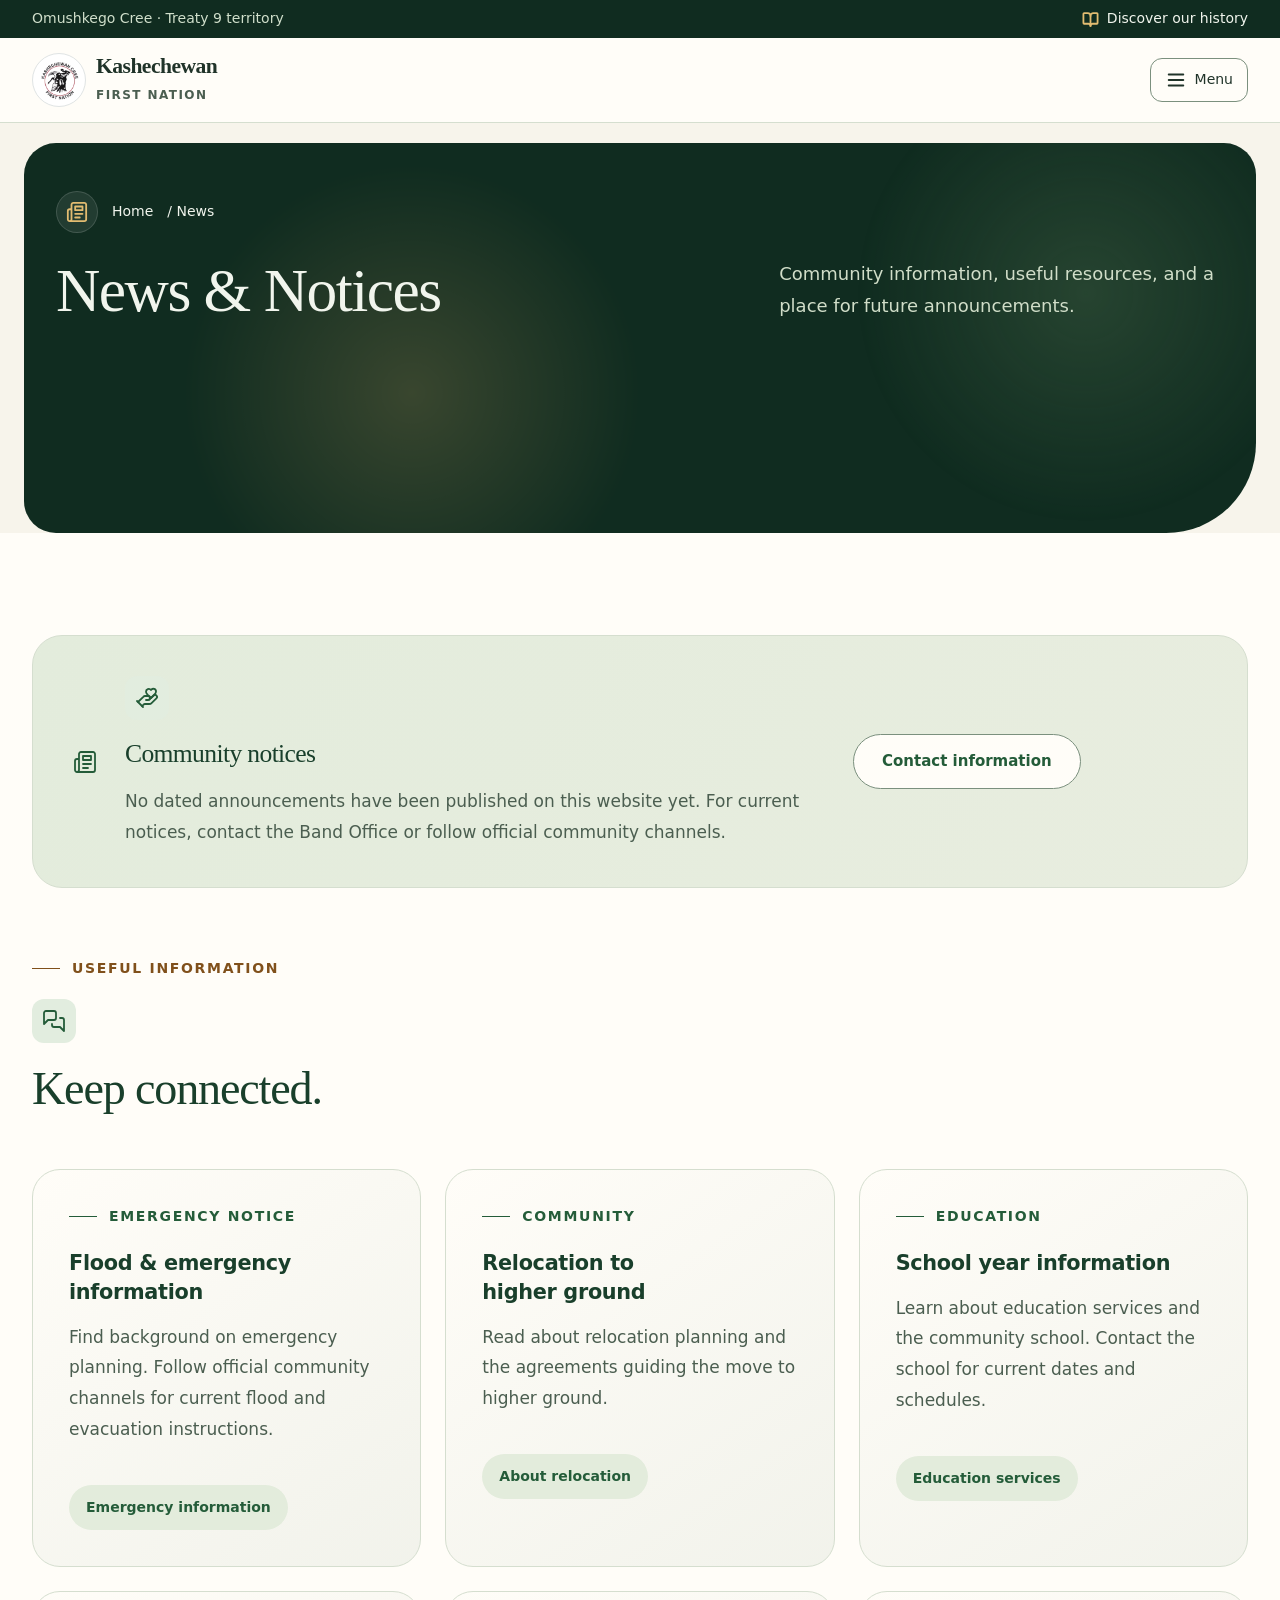
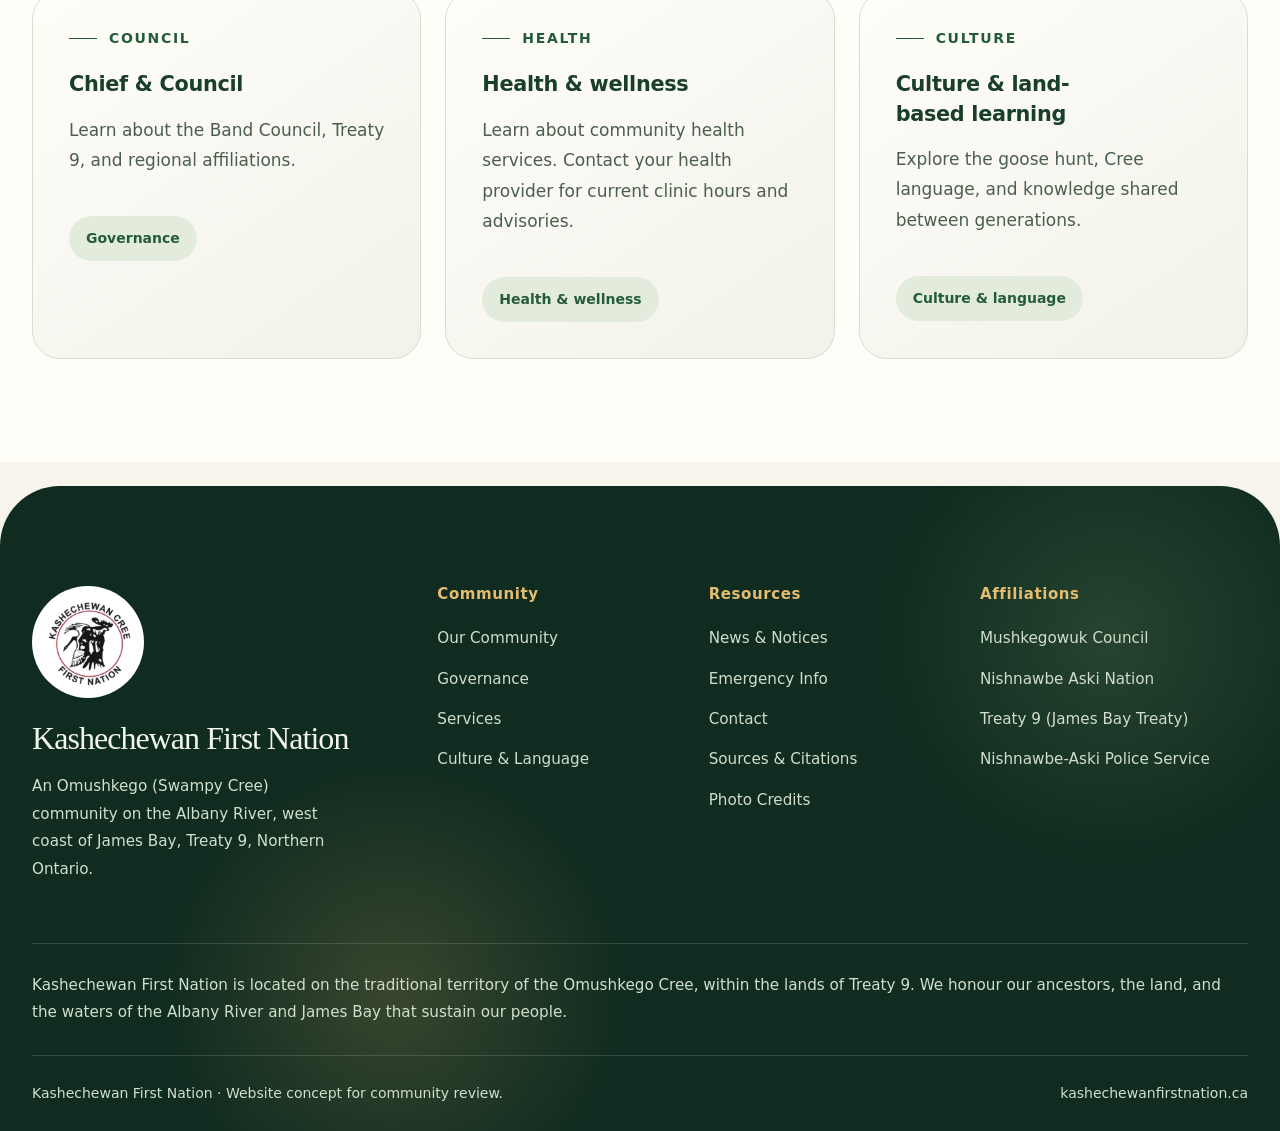
<file: news.html>
<!DOCTYPE html>
<html lang="en">
<head>
  <meta charset="UTF-8">
  <meta name="viewport" content="width=device-width, initial-scale=1.0">
  <title>News &amp; Notices | Kashechewan First Nation</title>
  <meta name="description" content="Community news, notices, and updates from Kashechewan First Nation.">
  <link rel="icon" href="assets/img/kashechewan-official.png" type="image/png">
  <meta name="color-scheme" content="light dark"><script src="assets/js/theme.js"></script><link rel="stylesheet" href="assets/css/style.css">
<noscript><style>.nav{display:flex!important;position:static!important;max-height:none!important;width:100%}.header-inner{flex-wrap:wrap!important}.header-actions,.nav-preferences{display:none!important}.site-header{position:relative!important}</style></noscript><link rel="stylesheet" href="assets/css/modes.css"><link rel="stylesheet" href="assets/css/flow.css"><link rel="stylesheet" href="assets/css/motion.css"><link rel="stylesheet" href="assets/css/refinements.css"></head>
<body data-page="news"><a class="skip-link" href="#main-content">Skip to content</a>

  <div class="utility"><div class="wrap"><span>Omushkego Cree · Treaty 9 territory</span><a href="about.html#history"><svg class="icon icon-book-open" xmlns="http://www.w3.org/2000/svg" width="24" height="24" viewBox="0 0 24 24" fill="none" stroke="currentColor" stroke-width="1.8" stroke-linecap="round" stroke-linejoin="round" aria-hidden="true" focusable="false"><path d="M12 7v14"/><path d="M3 18a1 1 0 0 1-1-1V4a1 1 0 0 1 1-1h5a4 4 0 0 1 4 4 4 4 0 0 1 4-4h5a1 1 0 0 1 1 1v13a1 1 0 0 1-1 1h-6a3 3 0 0 0-3 3 3 3 0 0 0-3-3z"/></svg> Discover our history</a></div></div><header class="site-header"><div class="wrap header-inner"><a class="brand" href="index.html"><img class="mark" src="assets/img/kashechewan-official.png" width="300" height="300" alt="Kashechewan Cree First Nation logo"><span class="brand-text"><span class="name">Kashechewan</span><span class="sub">FIRST NATION</span></span></a><nav class="nav" id="primary-nav" aria-label="Main navigation"><div class="nav-links"><a href="index.html"><svg class="icon icon-house" xmlns="http://www.w3.org/2000/svg" width="24" height="24" viewBox="0 0 24 24" fill="none" stroke="currentColor" stroke-width="1.8" stroke-linecap="round" stroke-linejoin="round" aria-hidden="true" focusable="false"><path d="M15 21v-8a1 1 0 0 0-1-1h-4a1 1 0 0 0-1 1v8"/><path d="M3 10a2 2 0 0 1 .709-1.528l7-5.999a2 2 0 0 1 2.582 0l7 5.999A2 2 0 0 1 21 10v9a2 2 0 0 1-2 2H5a2 2 0 0 1-2-2z"/></svg><span>Home</span></a><a href="about.html"><svg class="icon icon-map-pin" xmlns="http://www.w3.org/2000/svg" width="24" height="24" viewBox="0 0 24 24" fill="none" stroke="currentColor" stroke-width="1.8" stroke-linecap="round" stroke-linejoin="round" aria-hidden="true" focusable="false"><path d="M20 10c0 4.993-5.539 10.193-7.399 11.799a1 1 0 0 1-1.202 0C9.539 20.193 4 14.993 4 10a8 8 0 0 1 16 0"/><circle cx="12" cy="10" r="3"/></svg><span>Our community</span></a><a href="culture.html"><svg class="icon icon-feather" xmlns="http://www.w3.org/2000/svg" width="24" height="24" viewBox="0 0 24 24" fill="none" stroke="currentColor" stroke-width="1.8" stroke-linecap="round" stroke-linejoin="round" aria-hidden="true" focusable="false"><path d="M12.67 19a2 2 0 0 0 1.416-.588l6.154-6.172a6 6 0 0 0-8.49-8.49L5.586 9.914A2 2 0 0 0 5 11.328V18a1 1 0 0 0 1 1z"/><path d="M16 8 2 22"/><path d="M17.5 15H9"/></svg><span>Culture & language</span></a><a href="community.html"><svg class="icon icon-hand-heart" xmlns="http://www.w3.org/2000/svg" width="24" height="24" viewBox="0 0 24 24" fill="none" stroke="currentColor" stroke-width="1.8" stroke-linecap="round" stroke-linejoin="round" aria-hidden="true" focusable="false"><path d="M11 14h2a2 2 0 1 0 0-4h-3c-.6 0-1.1.2-1.4.6L3 16"/><path d="m7 20 1.6-1.4c.3-.4.8-.6 1.4-.6h4c1.1 0 2.1-.4 2.8-1.2l4.6-4.4a2 2 0 0 0-2.75-2.91l-4.2 3.9"/><path d="m2 15 6 6"/><path d="M19.5 8.5c.7-.7 1.5-1.6 1.5-2.7A2.73 2.73 0 0 0 16 4a2.78 2.78 0 0 0-5 1.8c0 1.2.8 2 1.5 2.8L16 12Z"/></svg><span>Services</span></a><a href="governance.html"><svg class="icon icon-users-round" xmlns="http://www.w3.org/2000/svg" width="24" height="24" viewBox="0 0 24 24" fill="none" stroke="currentColor" stroke-width="1.8" stroke-linecap="round" stroke-linejoin="round" aria-hidden="true" focusable="false"><path d="M18 21a8 8 0 0 0-16 0"/><circle cx="10" cy="8" r="5"/><path d="M22 20c0-3.37-2-6.5-4-8a5 5 0 0 0-.45-8.3"/></svg><span>Governance</span></a><a href="news.html" class="active" aria-current="page"><svg class="icon icon-newspaper" xmlns="http://www.w3.org/2000/svg" width="24" height="24" viewBox="0 0 24 24" fill="none" stroke="currentColor" stroke-width="1.8" stroke-linecap="round" stroke-linejoin="round" aria-hidden="true" focusable="false"><path d="M4 22h16a2 2 0 0 0 2-2V4a2 2 0 0 0-2-2H8a2 2 0 0 0-2 2v16a2 2 0 0 1-2 2Zm0 0a2 2 0 0 1-2-2v-9c0-1.1.9-2 2-2h2"/><path d="M18 14h-8"/><path d="M15 18h-5"/><path d="M10 6h8v4h-8V6Z"/></svg><span>News</span></a><a href="contact.html" class="mobile-contact"><svg class="icon icon-messages-square" xmlns="http://www.w3.org/2000/svg" width="24" height="24" viewBox="0 0 24 24" fill="none" stroke="currentColor" stroke-width="1.8" stroke-linecap="round" stroke-linejoin="round" aria-hidden="true" focusable="false"><path d="M14 9a2 2 0 0 1-2 2H6l-4 4V4a2 2 0 0 1 2-2h8a2 2 0 0 1 2 2z"/><path d="M18 9h2a2 2 0 0 1 2 2v11l-4-4h-6a2 2 0 0 1-2-2v-1"/></svg><span>Contact the Band Office</span></a></div><div class="nav-preferences"><span class="preferences-label">Appearance &amp; motion</span><label class="theme-picker"><span class="sr-only">Appearance</span><select class="theme-select" aria-label="Appearance"><option value="light">Light</option><option value="dark">Dark</option><option value="river">River</option></select></label><button class="motion-toggle" type="button" aria-label="Pause motion" aria-pressed="false" title="Pause motion"><svg class="icon icon-waves" xmlns="http://www.w3.org/2000/svg" width="24" height="24" viewBox="0 0 24 24" fill="none" stroke="currentColor" stroke-width="1.8" stroke-linecap="round" stroke-linejoin="round" aria-hidden="true" focusable="false"><path d="M2 6c.6.5 1.2 1 2.5 1C7 7 7 5 9.5 5c2.6 0 2.4 2 5 2 2.5 0 2.5-2 5-2 1.3 0 1.9.5 2.5 1"/><path d="M2 12c.6.5 1.2 1 2.5 1 2.5 0 2.5-2 5-2 2.6 0 2.4 2 5 2 2.5 0 2.5-2 5-2 1.3 0 1.9.5 2.5 1"/><path d="M2 18c.6.5 1.2 1 2.5 1 2.5 0 2.5-2 5-2 2.6 0 2.4 2 5 2 2.5 0 2.5-2 5-2 1.3 0 1.9.5 2.5 1"/></svg></button></div></nav><div class="header-actions"><a class="btn header-contact" href="contact.html">Contact us</a><button class="nav-toggle" type="button" aria-label="Open menu" aria-controls="primary-nav" aria-expanded="false"><svg class="icon icon-menu" xmlns="http://www.w3.org/2000/svg" width="24" height="24" viewBox="0 0 24 24" fill="none" stroke="currentColor" stroke-width="1.8" stroke-linecap="round" stroke-linejoin="round" aria-hidden="true" focusable="false"><line x1="4" x2="20" y1="12" y2="12"/><line x1="4" x2="20" y1="6" y2="6"/><line x1="4" x2="20" y1="18" y2="18"/></svg><span>Menu</span></button></div></div></header><main id="main-content">

  <div class="page-banner">
    <div class="wrap">
      <div class="crumb"><svg class="icon icon-newspaper" xmlns="http://www.w3.org/2000/svg" width="24" height="24" viewBox="0 0 24 24" fill="none" stroke="currentColor" stroke-width="1.8" stroke-linecap="round" stroke-linejoin="round" aria-hidden="true" focusable="false"><path d="M4 22h16a2 2 0 0 0 2-2V4a2 2 0 0 0-2-2H8a2 2 0 0 0-2 2v16a2 2 0 0 1-2 2Zm0 0a2 2 0 0 1-2-2v-9c0-1.1.9-2 2-2h2"/><path d="M18 14h-8"/><path d="M15 18h-5"/><path d="M10 6h8v4h-8V6Z"/></svg><a href="index.html">Home</a> / News</div>
      <h1><span class="motion-word">News</span> <span class="motion-word">&amp;</span> <span class="motion-word">Notices</span></h1>
      <p>Community information, useful resources, and a place for future announcements.</p>
    </div>
  </div>

  <section class="band-paper">
    <div class="wrap">
      <div class="notice-empty"><svg class="icon icon-newspaper" xmlns="http://www.w3.org/2000/svg" width="24" height="24" viewBox="0 0 24 24" fill="none" stroke="currentColor" stroke-width="1.8" stroke-linecap="round" stroke-linejoin="round" aria-hidden="true" focusable="false"><path d="M4 22h16a2 2 0 0 0 2-2V4a2 2 0 0 0-2-2H8a2 2 0 0 0-2 2v16a2 2 0 0 1-2 2Zm0 0a2 2 0 0 1-2-2v-9c0-1.1.9-2 2-2h2"/><path d="M18 14h-8"/><path d="M15 18h-5"/><path d="M10 6h8v4h-8V6Z"/></svg><div><h2><span class="heading-icon"><svg class="icon icon-hand-heart" xmlns="http://www.w3.org/2000/svg" width="24" height="24" viewBox="0 0 24 24" fill="none" stroke="currentColor" stroke-width="1.8" stroke-linecap="round" stroke-linejoin="round" aria-hidden="true" focusable="false"><path d="M11 14h2a2 2 0 1 0 0-4h-3c-.6 0-1.1.2-1.4.6L3 16"/><path d="m7 20 1.6-1.4c.3-.4.8-.6 1.4-.6h4c1.1 0 2.1-.4 2.8-1.2l4.6-4.4a2 2 0 0 0-2.75-2.91l-4.2 3.9"/><path d="m2 15 6 6"/><path d="M19.5 8.5c.7-.7 1.5-1.6 1.5-2.7A2.73 2.73 0 0 0 16 4a2.78 2.78 0 0 0-5 1.8c0 1.2.8 2 1.5 2.8L16 12Z"/></svg></span><span class="heading-text"><span class="motion-word">Community</span> <span class="motion-word">notices</span></span></h2><p>No dated announcements have been published on this website yet. For current notices, contact the Band Office or follow official community channels.</p></div><a class="btn btn-outline" href="contact.html">Contact information</a></div><div class="section-head"><p class="eyebrow">Useful information</p><h2><span class="heading-icon"><svg class="icon icon-messages-square" xmlns="http://www.w3.org/2000/svg" width="24" height="24" viewBox="0 0 24 24" fill="none" stroke="currentColor" stroke-width="1.8" stroke-linecap="round" stroke-linejoin="round" aria-hidden="true" focusable="false"><path d="M14 9a2 2 0 0 1-2 2H6l-4 4V4a2 2 0 0 1 2-2h8a2 2 0 0 1 2 2z"/><path d="M18 9h2a2 2 0 0 1 2 2v11l-4-4h-6a2 2 0 0 1-2-2v-1"/></svg></span><span class="heading-text"><span class="motion-word">Keep</span> <span class="motion-word">connected.</span></span></h2></div>

      <div class="grid grid-3">
        <article class="card">
          <p class="eyebrow" style="color:var(--river)">Emergency notice</p>
          <h3>Flood & emergency information</h3>
          <p>Find background on emergency planning. Follow official community channels for current flood and evacuation instructions.</p>
          <a class="card-link" href="community.html#emergency">Emergency information</a>
        </article>
        <article class="card">
          <p class="eyebrow" style="color:var(--river)">Community</p>
          <h3>Relocation to higher ground</h3>
          <p>Read about relocation planning and the agreements guiding the move to higher ground.</p>
          <a class="card-link" href="community.html#relocation">About relocation</a>
        </article>
        <article class="card">
          <p class="eyebrow" style="color:var(--river)">Education</p>
          <h3>School year information</h3>
          <p>Learn about education services and the community school. Contact the school for current dates and schedules.</p>
          <a class="card-link" href="community.html#education">Education services</a>
        </article>
        <article class="card">
          <p class="eyebrow" style="color:var(--river)">Council</p>
          <h3>Chief &amp; Council</h3>
          <p>Learn about the Band Council, Treaty 9, and regional affiliations.</p>
          <a class="card-link" href="governance.html">Governance</a>
        </article>
        <article class="card">
          <p class="eyebrow" style="color:var(--river)">Health</p>
          <h3>Health & wellness</h3>
          <p>Learn about community health services. Contact your health provider for current clinic hours and advisories.</p>
          <a class="card-link" href="community.html#health">Health &amp; wellness</a>
        </article>
        <article class="card">
          <p class="eyebrow" style="color:var(--river)">Culture</p>
          <h3>Culture & land-based learning</h3>
          <p>Explore the goose hunt, Cree language, and knowledge shared between generations.</p>
          <a class="card-link" href="culture.html">Culture &amp; language</a>
        </article>
      </div>
    </div>
  </section>

  </main><footer class="site-footer">
    <div class="wrap">
      <div class="footer-grid">
        <div class="footer-brand">
          <img class="mark" src="assets/img/kashechewan-official.png" width="300" height="300" alt="Kashechewan Cree First Nation logo">
          <div class="name">Kashechewan First Nation</div>
          <p>An Omushkego (Swampy Cree) community on the Albany River, west coast of James Bay, Treaty 9, Northern Ontario.</p>
        </div>
        <div>
          <h4>Community</h4>
          <ul>
            <li><a href="about.html">Our Community</a></li>
            <li><a href="governance.html">Governance</a></li>
            <li><a href="community.html">Services</a></li>
            <li><a href="culture.html">Culture &amp; Language</a></li>
          </ul>
        </div>
        <div>
          <h4>Resources</h4>
          <ul>
            <li><a href="news.html">News &amp; Notices</a></li>
            <li><a href="community.html#emergency">Emergency Info</a></li>
            <li><a href="contact.html">Contact</a></li>
            <li><a href="about.html#sources">Sources &amp; Citations</a></li>
            <li><a href="credits.html">Photo Credits</a></li>
          </ul>
        </div>
        <div>
          <h4>Affiliations</h4>
          <ul>
            <li>Mushkegowuk Council</li>
            <li>Nishnawbe Aski Nation</li>
            <li>Treaty 9 (James Bay Treaty)</li>
            <li>Nishnawbe-Aski Police Service</li>
          </ul>
        </div>
      </div>
      <div class="land-ack">
        Kashechewan First Nation is located on the traditional territory of the Omushkego Cree, within the lands of Treaty&nbsp;9. We honour our ancestors, the land, and the waters of the Albany River and James Bay that sustain our people.
      </div>
      <div class="footer-bottom">
        <span>Kashechewan First Nation · Website concept for community review.</span>
        <span>kashechewanfirstnation.ca</span>
      </div>
    </div>
  </footer>

  <script src="assets/js/main.js"></script>
<script src="assets/js/flow.js"></script></body>
</html>
</file>
<file: assets/css/style.css>
/* River / daylight / nightfall — shared across every static route. */
:root{color-scheme:light;--paper:#fff;--cream:#f3f7f7;--sand:#eaf1f2;--ink:#182f3b;--muted:#536b76;--spruce:#123e4e;--spruce-deep:#0b2533;--river:#146579;--river-light:#64c3cc;--ochre:#a34627;--gold:#eab290;--line:#d9e4e7;--line-strong:#aac3cd;--serif:'Manrope',system-ui,sans-serif;--sans:'DM Sans',system-ui,sans-serif;--radius:22px;--wrap:1320px;--gap:24px;--shadow:0 16px 45px #0c33400a;--ease:cubic-bezier(.22,.75,.18,1);--glass:#fffffff0;--accent-soft:#e5f3f5}

:root[data-theme=dark]{color-scheme:dark;--paper:#102c38;--cream:#0a202b;--sand:#0d2632;--ink:#e8f2f3;--muted:#aec2ca;--spruce:#d6eef1;--spruce-deep:#061923;--river:#8cd8df;--river-light:#78cbd2;--ochre:#f0b18c;--gold:#efb996;--line:#28434f;--line-strong:#426575;--shadow:0 16px 45px #0002;--glass:#0a202bf0;--accent-soft:#163c48}

*{box-sizing:border-box}
html{scroll-behavior:smooth;scroll-padding-top:160px}
body{margin:0;background:var(--cream);color:var(--ink);font:1rem/1.75 var(--sans);-webkit-font-smoothing:antialiased}
img{display:block;max-width:100%}
svg{width:22px;height:22px;flex-shrink:0}
a{color:var(--river);text-decoration:none;text-underline-offset:5px}
a:hover{text-decoration:underline}
button{font:inherit;cursor:pointer}
button,a{-webkit-tap-highlight-color:transparent}
button:focus-visible,a:focus-visible{outline:3px solid var(--ochre);outline-offset:5px}
::selection{background:#83d0d8;color:#092936}
h1,h2,h3,h4{font-family:var(--serif);color:var(--spruce);line-height:1.17;margin:0 0 .65em;font-weight:600;letter-spacing:-.045em}
h1{font-size:clamp(2.8rem,6.4vw,6rem)}
h2{font-size:clamp(2rem,3.5vw,3.25rem)}
h3{font-size:1.4rem;letter-spacing:-.025em}
h4{font-size:1rem;letter-spacing:0}
p{margin:0 0 1.2em}
p:last-child{margin-bottom:0}
strong{font-weight:700}
.wrap{width:calc(100% - 96px);max-width:var(--wrap);margin-inline:auto}
.eyebrow{font-size:.875rem;line-height:1.5;font-weight:700;letter-spacing:.13em;text-transform:uppercase;color:var(--ochre);margin-bottom:1.35rem}
.lead{font-size:1.14rem;color:var(--muted);line-height:1.85}
.cree{color:var(--river);font-style:normal}
.skip-link{position:fixed;left:20px;top:-100px;z-index:1000;padding:14px 24px;background:var(--paper);color:var(--ink);border-radius:14px}
.skip-link:focus{top:12px}

.utility{background:var(--spruce-deep);color:#bdd3db;font-size:.875rem}
.utility .wrap{display:flex;align-items:center;justify-content:space-between;gap:20px;min-height:38px}
.utility a{display:flex;align-items:center;gap:8px;color:#d0e4ea}
.utility svg{width:16px;height:16px}
.site-header{position:sticky;top:0;z-index:50;background:var(--glass);backdrop-filter:blur(22px);border-bottom:1px solid var(--line)}
.header-inner{min-height:96px;display:flex;align-items:center;justify-content:space-between;gap:26px}
.brand{display:flex;align-items:center;gap:11px;color:var(--ink);flex-shrink:0}
.brand:hover{text-decoration:none}
.mark{width:48px;height:48px}
.brand-text{display:grid}
.brand .name{font-family:var(--serif);font-weight:800;font-size:1.3rem;line-height:1.2;letter-spacing:-.04em}
.brand .sub{font-size:.72rem;letter-spacing:.23em;font-weight:600;margin-top:5px}
.nav{display:flex;align-items:center;gap:3px}
.nav a{font-size:.875rem;font-weight:600;padding:11px 12px;border-radius:12px;white-space:nowrap;transition:background .25s,color .25s;color:var(--muted)}
.nav a.active{background:var(--accent-soft);color:var(--river)}
.nav a:hover{text-decoration:none;background:var(--sand);color:var(--ink)}
.header-actions{display:flex;align-items:center;gap:12px}
.theme-toggle,.nav-toggle{display:flex;align-items:center;justify-content:center;gap:7px;min-width:44px;min-height:44px;border:1px solid var(--line);background:transparent;color:var(--ink);border-radius:50px;padding:10px;font-size:.875rem}
.theme-label{display:none}
.nav-toggle,.nav .mobile-contact{display:none}
.header-contact.btn{padding:11px 21px;background:var(--spruce);color:var(--paper);min-height:44px;font-size:.875rem}

.btn{position:relative;isolation:isolate;overflow:hidden;display:inline-flex;justify-content:center;align-items:center;gap:10px;min-height:50px;padding:14px 25px;border:1px solid transparent;border-radius:50px;font-weight:600;font-size:.95rem;line-height:1.4;transition:background .3s var(--ease),transform .3s var(--ease),box-shadow .3s var(--ease);text-align:center}
.btn:hover{text-decoration:none;transform:translateY(-3px);box-shadow:0 8px 24px #09293620}
.btn:active{transform:translateY(0)}
.btn-primary{background:#edb08c;color:#342619}
.btn-primary:hover{background:#fac8a6}
.btn-ghost{background:#ffffff0a;border-color:#ffffff80;color:#fff;backdrop-filter:blur(8px)}
.btn-ghost:hover{background:#ffffff20}
.btn-outline{border-color:var(--line-strong);color:var(--river);background:transparent}
.btn-outline:hover{background:var(--accent-soft)}
.btn-row{display:flex;flex-wrap:wrap;gap:12px;margin-top:30px}
.ripple{pointer-events:none;position:absolute;width:22px;height:22px;border-radius:50%;background:currentColor;opacity:.12;transform:translate(-50%,-50%);animation:ripple .7s var(--ease) forwards}
@keyframes ripple{to{transform:translate(-50%,-50%) scale(24);opacity:0}
}

.hero{position:relative;isolation:isolate;overflow:hidden;background:#0b2a39;color:#fff;padding:0}
.hero .landscape{position:absolute;inset:0;width:100%;height:100%;object-fit:cover;object-position:65% 52%;z-index:-2}
.hero:before{content:'';position:absolute;inset:0;background:linear-gradient(90deg,#072432ed 0%,#0a2c3bb5 40%,#07253415 90%),linear-gradient(0deg,#072432ba,transparent 50%);z-index:-1}
.hero-layout{display:grid;grid-template-columns:1.3fr .7fr;align-items:center;gap:60px;min-height:640px}
.hero-inner{padding:70px 0 60px;max-width:750px}
.hero h1{color:#fff;font-size:clamp(3.8rem,6.9vw,6.5rem);font-weight:500;letter-spacing:-.06em;line-height:1.07;margin-bottom:28px}
.hero h1 em{font-style:normal;color:#a6dce1}
.hero .eyebrow{color:#f0c09f}
.hero-inner>p:not(.eyebrow){font-size:1.1rem;line-height:1.8;max-width:460px;color:#d3e1e6}
.hero-place{align-self:end;justify-self:end;padding-bottom:80px;max-width:270px}
.hero-place p{font:400 2.4rem/1.3 Georgia,serif;color:#fff;letter-spacing:-.03em}
.hero-place em{font-weight:400}
.place-line{display:block;height:50px;width:1px;background:#efc5a8;margin-bottom:24px}
.hero-place>span:last-child{font-size:.75rem;letter-spacing:.14em;color:#e1edf1}
.hero-bottom{display:flex;justify-content:space-between;align-items:center;gap:20px;position:relative;border-top:1px solid #ffffff35;padding:20px 0 30px;color:#d6e6eb;font-size:.875rem}
.hero-bottom a{color:#d6e6eb;font-size:.8rem}
.quick-links{display:grid;grid-template-columns:repeat(4,1fr);margin-top:24px;margin-bottom:10px;border:1px solid var(--line);background:var(--paper);border-radius:20px;overflow:hidden;box-shadow:var(--shadow)}
.quick-links a{position:relative;overflow:hidden;display:flex;gap:17px;align-items:center;color:var(--ink);padding:27px 22px;border-right:1px solid var(--line);transition:background .3s}
.quick-links a:last-child{border-right:0}
.quick-links a:hover{background:var(--accent-soft);text-decoration:none}
.quick-links svg{width:27px;height:27px;color:var(--river)}
.quick-links strong{display:block;font-size:.95rem}
.quick-links small{display:block;font-size:.8rem;color:var(--muted);margin-top:2px}

section{padding-block:clamp(64px,7vw,112px)}
section.tight{padding-block:48px}
.band-paper{background:var(--paper)}
body[data-page=index] .quick-links+section{background:var(--cream)}
.band-sand{background:var(--sand)}
.band-spruce{background:#103e4f;color:#e0edf0;position:relative;overflow:hidden}
.band-spruce h2,.band-spruce h3{color:#f3f8fa}
.band-spruce p{color:#cadde4}
.band-spruce .eyebrow{color:var(--gold)}
.section-head{max-width:740px;margin-bottom:42px}
.section-head.center{text-align:center;margin-inline:auto}
.split{display:grid;grid-template-columns:1fr 1fr;gap:clamp(40px,7vw,100px);align-items:center}
.split>div{max-width:610px}
.grid{display:grid;gap:var(--gap)}
.grid-2{grid-template-columns:repeat(2,minmax(0,1fr))}
.grid-3{grid-template-columns:repeat(3,minmax(0,1fr))}
.grid-4{grid-template-columns:repeat(4,minmax(0,1fr))}
.grid>*{min-width:0}
.card,.dept{border:1px solid var(--line);background:var(--paper);border-radius:var(--radius);padding:32px;box-shadow:none;transition:transform .35s var(--ease),box-shadow .35s var(--ease),border-color .35s}
.dept,article.card{display:flex;flex-direction:column;align-items:flex-start}
.dept:hover,article.card:hover,a.card:hover{transform:translateY(-5px);border-color:var(--line-strong);box-shadow:var(--shadow)}
.card p,.dept p{color:var(--muted)}
.dept h3,.card h3{margin-bottom:15px}
.card-link{display:inline-flex;align-items:center;border-bottom:1px solid var(--line-strong);padding:8px 0 4px;font-size:.875rem;font-weight:700;color:var(--river);margin-top:auto}
.card-link:hover{text-decoration:none;border-color:var(--river)}
.dept p+ .card-link,article.card p+ .card-link{margin-top:20px}
.service-icon{display:inline-flex;padding:13px;border-radius:16px;background:var(--accent-soft);color:var(--river);margin-bottom:24px}
.service-icon svg{width:25px;height:25px}
.grid-4>a.card{text-align:left!important;display:block}
.grid-4>a.card h3{font-size:1.2rem}
.stats{display:grid;grid-template-columns:repeat(4,minmax(0,1fr));gap:30px}
.stat{border-left:1px solid #ffffff30;padding:10px 28px}
.stat:first-child{border-left:0}
.stat .num{font:500 clamp(2.3rem,3vw,3.5rem)/1.15 var(--serif);color:#e8bf9e;letter-spacing:-.055em}
.stat .label{font-size:.875rem;color:#c8dce5;margin-top:10px}
.band-sand .stat .num{color:var(--ochre)}
.band-sand .stat .label{color:var(--muted)}

.photo{margin:0;border-radius:var(--radius);overflow:hidden;position:relative;background:var(--sand)}
.photo img{width:100%;height:100%;object-fit:cover;transition:transform 1s var(--ease)}
.photo:hover img{transform:scale(1.025)}
.photo figcaption{position:absolute;bottom:0;left:0;right:0;padding:60px 25px 22px;background:linear-gradient(transparent,#062232ed);color:#fff;line-height:1.5}
.photo figcaption a{color:inherit}
.desc,.credit{display:block}
.photo .desc{font-size:.875rem}
.photo .credit{font-size:.75rem;color:#d2e2e7;margin-top:6px}
.ratio-4-3{aspect-ratio:4/3}
.ratio-16-9{aspect-ratio:16/9}
.ratio-1-1{aspect-ratio:1}
.ratio-3-4{aspect-ratio:3/4}
.split .photo{border-radius:24px 70px 24px 24px}
.split .photo:first-child{border-radius:70px 24px 24px 24px}
.doc-figure{margin:0}
.doc-figure img{width:100%;border:1px solid var(--line);border-radius:16px}
.doc-figure figcaption{margin-top:14px;font-size:.875rem;color:var(--muted)}
.doc-figure .credit{font-size:.75rem;margin-top:6px}

.page-banner{background:#103e4f;position:relative;isolation:isolate;overflow:hidden;color:#fff}
.page-banner .wrap{position:relative;z-index:2;padding-block:76px 88px}
.page-banner h1{color:#fff;font-size:clamp(2.8rem,5.5vw,5rem);max-width:950px}
.page-banner p{color:#d2e2e7;max-width:650px;font-size:1.12rem;margin:18px 0 0}
.page-banner .crumb{color:#edc4a7;font-size:.875rem;margin-bottom:28px}
.crumb a{color:#d8e6eb}
.banner-photo{position:absolute;inset:0;width:100%;height:100%;object-fit:cover;z-index:-2}
.page-banner.has-photo:after{content:'';position:absolute;inset:0;background:linear-gradient(90deg,#062a3aed,#082e4080);z-index:-1}
.banner-credit{position:absolute;right:48px;bottom:16px;max-width:420px;z-index:3;color:#e2edf0!important;font-size:.75rem!important}
.banner-credit a{color:inherit}
.banner-credit .desc{display:none}
.page-index{padding-block:25px;display:flex;align-items:center;gap:12px 25px;flex-wrap:wrap;border-bottom:1px solid var(--line);font-size:.875rem}
.page-index>span{font-weight:700;color:var(--muted)}
.page-index a{font-weight:500;color:var(--river)}
.editorial-layout{display:grid;grid-template-columns:minmax(0,1fr) 320px;gap:64px;align-items:start}
.contact-layout{display:grid;grid-template-columns:1.1fr .9fr;gap:70px;align-items:start}
.prose{max-width:900px}
.prose h2{margin-top:64px;font-size:clamp(1.8rem,3vw,2.65rem);scroll-margin-top:150px}
.prose>h2:first-child{margin-top:0}
.prose h3{margin-top:32px}
.prose p,.prose li{line-height:1.9}
.prose ul,.prose ol{padding-left:24px}
.prose li{margin-bottom:10px}
.prose blockquote{margin:32px 0;padding:28px 30px;border-left:3px solid var(--ochre);background:var(--sand);border-radius:0 20px 20px 0;font-size:1.2rem;color:var(--spruce)}
.prose blockquote cite{display:block;margin-top:12px;font-size:.875rem;color:var(--muted)}
.callout,.note{padding:25px 28px;background:var(--accent-soft);border:1px solid var(--line);border-radius:18px;margin:28px 0;color:var(--ink);font-size:.95rem}
.note strong{color:var(--spruce)}
.callout .k{font-weight:700}
.timeline{border-left:1px solid var(--line-strong);margin-left:10px;padding-left:32px}
.t-item{position:relative;padding-bottom:34px}
.t-item:before{content:'';position:absolute;left:-38px;top:9px;width:11px;height:11px;border-radius:50%;background:var(--ochre);box-shadow:0 0 0 6px var(--paper)}
.yr{font:600 1.4rem var(--serif);color:var(--river);margin-bottom:8px}
.timeline p{color:var(--muted)}
.info-rows{border-top:1px solid var(--line)}
.info-rows .row{display:grid;grid-template-columns:145px minmax(0,1fr);gap:18px;padding:18px 0;border-bottom:1px solid var(--line)}
.info-rows .k{font-weight:600;color:var(--spruce)}
.info-rows .v{color:var(--muted);overflow-wrap:anywhere}
.refs{font-size:.875rem}
.refs li{color:var(--muted);overflow-wrap:anywhere}
.cite a{font-size:.75rem;color:var(--ochre);padding:3px}
.notice-empty{display:flex;gap:28px;align-items:center;margin-bottom:70px;padding:32px;border:1px solid var(--line);border-radius:22px;background:var(--sand)}
.notice-empty>svg{width:36px;height:36px;color:var(--river)}
.notice-empty h2{font-size:1.6rem}
.notice-empty p{color:var(--muted);max-width:700px;margin:0}
.notice-empty .btn{flex-shrink:0}
.location-panel{background:var(--accent-soft);padding:32px;border:1px solid var(--line);border-radius:22px;margin-top:24px}
.location-panel>svg{margin-bottom:20px;width:30px;height:30px;color:var(--river)}
.location-panel .eyebrow{margin-bottom:12px}

.site-footer{background:#081f2b;color:#b4ccd6;padding-top:72px;font-size:.95rem}
.footer-grid{display:grid;grid-template-columns:1.6fr 1fr 1fr 1.2fr;gap:48px;padding-bottom:60px}
.footer-grid h4{font-family:var(--sans);font-size:.875rem;color:#edbd9b;font-weight:600;letter-spacing:.04em;margin-bottom:22px}
.footer-brand .mark{width:54px;height:54px;margin-bottom:20px}
.footer-brand .name{font:600 1.5rem/1.3 var(--serif);color:#edf5f7;margin-bottom:14px;letter-spacing:-.03em}
.footer-brand p{max-width:320px}
.footer-grid ul{margin:0;padding:0;list-style:none}
.footer-grid li{margin-bottom:13px}
.site-footer a{color:#cbdee6}
.land-ack{border-top:1px solid #ffffff25;padding:28px 0;max-width:100%;font-size:.95rem;line-height:1.8}
.footer-bottom{display:flex;justify-content:space-between;flex-wrap:wrap;gap:18px;border-top:1px solid #ffffff25;padding:25px 0;font-size:.8rem;color:#9bb7c4}

/* Native document transitions preserve URL, anchors, history, and regular links. */
@view-transition{navigation:auto}
::view-transition-old(root){animation:flow-out .28s var(--ease) both}
::view-transition-new(root){animation:flow-in .48s var(--ease) both}
@keyframes flow-out{to{opacity:0;transform:translateY(-8px);filter:blur(2px)}
}
@keyframes flow-in{from{opacity:0;transform:translateY(16px);filter:blur(3px)}
to{opacity:1;transform:none;filter:none}
}

@media(min-width:1241px){.site-header{view-transition-name:site-header}
::view-transition-group(site-header){animation-duration:.45s}
}

@media(max-width:1320px){.wrap{width:calc(100% - 64px)}
.header-inner{gap:14px}
.nav a{padding:10px 8px;font-size:.83rem}
.header-contact.btn{padding:11px 16px}
.quick-links a{padding:23px 16px;gap:12px}
.quick-links small{font-size:.75rem}
}

@media(max-width:1240px){.header-inner{min-height:84px}
.nav-toggle{display:flex}
.nav{display:none;position:absolute;left:0;right:0;top:100%;padding:20px 32px;background:var(--paper);border-bottom:1px solid var(--line);box-shadow:var(--shadow);flex-direction:column;align-items:stretch;max-height:calc(100dvh - 120px);overflow:auto}
.nav.open{display:flex;animation:flow-in .3s var(--ease)}
.nav a{font-size:1rem;padding:14px 18px}
.nav .mobile-contact{display:block}
.theme-label{display:inline}
.theme-toggle{padding-inline:16px}
.hero-layout{min-height:620px}
.quick-links{grid-template-columns:repeat(2,1fr)}
.quick-links a:nth-child(2){border-right:0}
.quick-links a:nth-child(-n+2){border-bottom:1px solid var(--line)}
.quick-links a{padding:24px}
.quick-links small{font-size:.875rem}
.footer-grid{grid-template-columns:1.5fr 1fr;gap:32px}
.editorial-layout{grid-template-columns:minmax(0,1fr) 280px;gap:32px}
.contact-layout{gap:32px}
.grid-4{grid-template-columns:repeat(2,minmax(0,1fr))}
.notice-empty{flex-wrap:wrap}
}

@media(max-width:800px){.wrap{width:calc(100% - 40px)}
.hero-layout{grid-template-columns:1fr;min-height:0}
.hero-inner{padding:65px 0;max-width:580px}
.hero h1{font-size:clamp(3.7rem,10vw,5.5rem)}
.hero-place{display:none}
.hero .landscape{object-position:65% center}
.hero:before{background:linear-gradient(90deg,#072432e0,#0a2c3b65),linear-gradient(0deg,#072432ad,transparent)}
.hero-bottom{font-size:.75rem;flex-wrap:wrap;padding-bottom:24px}
.hero-bottom a{font-size:.75rem}
.split{grid-template-columns:1fr;gap:35px}
.split>div{max-width:none}
.grid-3{grid-template-columns:repeat(2,minmax(0,1fr))}
.stats{grid-template-columns:repeat(2,minmax(0,1fr));gap:30px 0}
.stat:nth-child(3){border-left:0}
.editorial-layout,.contact-layout{grid-template-columns:1fr}
.editorial-layout>aside{max-width:none}
.page-banner .wrap{padding-block:55px 75px}
.page-banner h1{font-size:clamp(2.6rem,8vw,4rem)}
.banner-credit{right:20px;left:20px;max-width:none}
.utility .wrap>span{font-size:.75rem}
.utility a{font-size:.75rem}
.card,.dept{padding:26px}
.page-index{gap:14px 20px}
.page-index>span{width:100%}
.prose .grid-2{grid-template-columns:1fr}
.prose h2{margin-top:45px}
}

@media(max-width:560px){.utility .wrap{justify-content:center;min-height:34px}
.utility .wrap>span{display:none}
.header-inner{min-height:76px;gap:10px}
.brand .mark{width:38px;height:38px}
.brand{gap:8px}
.brand .name{font-size:1.08rem}
.brand .sub{font-size:.65rem}
.header-contact,.header-contact.btn,.theme-label,.nav-toggle span{display:none}
.header-actions{gap:8px}
.theme-toggle,.nav-toggle{padding:10px;width:44px;min-width:44px}
.hero-inner{padding:48px 0 44px}
.hero h1{font-size:clamp(3.3rem,13vw,4.7rem)}
.hero .eyebrow{font-size:.75rem;letter-spacing:.095em}
.hero-inner>p:not(.eyebrow){font-size:1rem}
.hero .btn-row{gap:10px}
.hero .btn{padding:13px 20px;font-size:.875rem}
.hero-bottom{gap:6px}
.quick-links{margin-top:16px;border-radius:16px}
.quick-links a{padding:18px 14px;gap:10px;align-items:flex-start}
.quick-links svg{width:21px;height:21px;margin-top:3px}
.quick-links strong{font-size:.875rem;line-height:1.45}
.quick-links small{display:none}
.grid-2,.grid-3,.grid-4{grid-template-columns:1fr}
.stats{gap:25px 0}
.stat{padding:5px 18px}
.stat .num{font-size:2.5rem}
.stat .label{font-size:.8rem}
.footer-grid{grid-template-columns:1fr 1fr;gap:30px 20px}
.footer-brand{grid-column:1/-1}
.footer-grid>div:last-child{grid-column:1/-1}
.footer-grid>div:last-child ul{display:grid;grid-template-columns:1fr 1fr;gap:8px 20px}
.site-footer{padding-top:50px}
.footer-grid{padding-bottom:35px}
.footer-bottom{font-size:.75rem}
.info-rows .row{grid-template-columns:1fr;gap:6px}
.photo figcaption{padding:50px 16px 15px}
.photo .desc{font-size:.8rem}
.photo .credit{font-size:.75rem}
.split .photo,.split .photo:first-child{border-radius:20px 42px 20px 20px}
.notice-empty{padding:24px;gap:20px}
.notice-empty .btn{width:100%}
.notice-empty>svg{display:none}
.card,.dept{border-radius:18px}
.page-banner p{font-size:1rem}
.page-banner .wrap{padding-block:44px 65px}
.btn-row{gap:10px}
h2{letter-spacing:-.045em}
}

@media(prefers-reduced-motion:reduce){html{scroll-behavior:auto}
*,*:before,*:after{animation:none!important;transition:none!important;scroll-behavior:auto!important}
.photo:hover img,.btn:hover,.dept:hover,article.card:hover,a.card:hover{transform:none}
::view-transition-old(root),::view-transition-new(root),::view-transition-group(*){animation:none!important}
}

@media print{.utility,.site-header,.page-index,.quick-links,.site-footer,.btn,.skip-link{display:none}
body{background:#fff;color:#111}
.wrap{width:100%}
.page-banner{background:none}
.page-banner h1,.page-banner p,h2,h3{color:#111}
.banner-photo{display:none}
section{padding:24px 0}
}
</file>
<file: assets/css/modes.css>
/* River uses the full redesign in style.css. Light and Dark recall the original
   spruce / ochre / serif visual identity without losing the shared accessible UI. */
:root[data-theme="light"] {
  --paper:#fffdf8; --cream:#f8f3e9; --sand:#efe7d6;
  --ink:#211f1a; --muted:#5d574c; --spruce:#143a31;
  --spruce-deep:#0d241f; --river:#1f6f6b; --river-light:#3d928c;
  --ochre:#945518; --gold:#e6b45c; --line:#dcded1; --line-strong:#a7b6a7;
  --glass:#fffdf8f2; --accent-soft:#e5eee7; --radius:8px;
  --serif:"Iowan Old Style","Palatino Linotype",Palatino,Georgia,serif;
}
:root[data-theme="dark"] {
  --paper:#142e28; --cream:#0d211c; --sand:#102920;
  --ink:#f0f2e9; --muted:#b9c9bc; --spruce:#dcecdf;
  --spruce-deep:#081a14; --river:#9bd8c6; --river-light:#7cb9a6;
  --ochre:#e6b45c; --gold:#edc785; --line:#314e40; --line-strong:#587362;
  --glass:#10251ef2; --accent-soft:#203d31; --radius:8px;
  --serif:"Iowan Old Style","Palatino Linotype",Palatino,Georgia,serif;
}
:root[data-theme="river"] { color-scheme:light; }
:root:is([data-theme="light"],[data-theme="dark"]) h1,
:root:is([data-theme="light"],[data-theme="dark"]) h2,
:root:is([data-theme="light"],[data-theme="dark"]) h3 { letter-spacing:-.025em; }
:root:is([data-theme="light"],[data-theme="dark"]) .hero:before {
  background:linear-gradient(90deg,#0d241ff0,#143a31a0 55%,#143a3140),linear-gradient(0deg,#0d241fba,transparent 50%);
}
:root:is([data-theme="light"],[data-theme="dark"]) .hero h1 em { color:#e6b45c; }
:root:is([data-theme="light"],[data-theme="dark"]) .hero .eyebrow { color:#e6b45c; }
:root:is([data-theme="light"],[data-theme="dark"]) .hero-place>span:last-child { color:#e6d2ad; }
:root:is([data-theme="light"],[data-theme="dark"]) .band-spruce,
:root:is([data-theme="light"],[data-theme="dark"]) .page-banner { background:#143a31; }
:root:is([data-theme="light"],[data-theme="dark"]) .page-banner.has-photo:after { background:linear-gradient(90deg,#0d241fed,#143a3180); }
:root:is([data-theme="light"],[data-theme="dark"]) .site-footer { background:#0d241f; }
:root:is([data-theme="light"],[data-theme="dark"]) .btn-primary { background:#e6b45c; color:#302312; }
:root:is([data-theme="light"],[data-theme="dark"]) .btn-primary:hover { background:#f2c67c; }
:root:is([data-theme="light"],[data-theme="dark"]) .btn { border-radius:8px; }
:root:is([data-theme="light"],[data-theme="dark"]) .card,
:root:is([data-theme="light"],[data-theme="dark"]) .dept,
:root:is([data-theme="light"],[data-theme="dark"]) .quick-links,
:root:is([data-theme="light"],[data-theme="dark"]) .split .photo { border-radius:8px; }
.sr-only { position:absolute; width:1px; height:1px; padding:0; margin:-1px; overflow:hidden; clip-path:inset(50%); white-space:nowrap; border:0; }
.theme-picker { display:flex; align-items:center; flex-shrink:0; }
.theme-select { font:600 .875rem/1.4 var(--sans); color:var(--ink); background:var(--paper); border:1px solid var(--line-strong); border-radius:24px; min-height:44px; width:96px; padding:10px 8px 10px 14px; cursor:pointer; }
.theme-select:focus-visible { outline:3px solid var(--ochre); outline-offset:4px; }
.theme-select:hover { background:var(--accent-soft); }
@media(max-width:560px) {
  .theme-select { font-size:1rem; width:86px; padding-left:10px; }
  .brand .mark { width:32px; height:32px; }
  .brand .name { font-size:1rem; }
  .header-actions { gap:6px; }
}
@media(max-width:360px) {
  .header-inner { width:calc(100% - 24px); }
  .brand .mark { display:none; }
}
</file>
<file: assets/css/flow.css>
/* Shared 2026 river system. All three appearances have the same motion and layout. */
:root,:root[data-theme=river]{--serif:Georgia,'Times New Roman',serif;--sans:system-ui,-apple-system,'Segoe UI',sans-serif;--paper:#fff;--cream:#f1f7fa;--sand:#e2eef3;--ink:#122f42;--muted:#4b6575;--spruce:#10394d;--spruce-deep:#061f31;--river:#096976;--ochre:#a04725;--gold:#efb790;--line:#cbdde5;--line-strong:#91b3c3;--accent-soft:#ddf1f0;--glass:#f9fdff;--radius:28px;--flow-a:#39c3c7;--flow-b:#508bc6;--flow-c:#e6ab88;--shadow:0 24px 64px #072f4012;--ease:cubic-bezier(.16,1,.3,1)}
:root[data-theme=light]{--paper:#fffdf8;--cream:#f7f4eb;--sand:#e8eddf;--ink:#25342a;--muted:#55604f;--spruce:#173e2d;--spruce-deep:#102c20;--river:#286441;--ochre:#86551b;--gold:#e2bc71;--line:#d5decf;--line-strong:#9dad96;--accent-soft:#e3ecdc;--glass:#fffdf8;--flow-a:#587955;--flow-b:#314e30;--flow-c:#caa363;--radius:22px;--serif:Georgia,'Times New Roman',serif}
:root[data-theme=dark]{--paper:#162d22;--cream:#0d2118;--sand:#12281d;--ink:#edf1e8;--muted:#b9c7b2;--spruce:#e2edda;--spruce-deep:#071b11;--river:#a6d1a0;--ochre:#e2bc71;--gold:#e2bc71;--line:#334c36;--line-strong:#647c59;--accent-soft:#253e29;--glass:#10261b;--flow-a:#3b6547;--flow-b:#29462e;--flow-c:#a58c54;--radius:22px;--serif:Georgia,'Times New Roman',serif;--shadow:0 16px 40px #0002}
body{font-size:1.0625rem;overflow-wrap:break-word}
h1,h2,h3{font-weight:500;text-wrap:balance;letter-spacing:-.045em!important}
h2{font-size:clamp(2.5rem,4.5vw,4.25rem);line-height:1.12}
h3{font-size:1.55rem;line-height:1.25}
.wrap{max-width:1380px}
section{padding-block:clamp(72px,8vw,136px)}
.eyebrow{font-size:.875rem;letter-spacing:.12em;display:flex;align-items:center;gap:12px}
.eyebrow:before{content:'';display:inline-block;width:28px;height:1px;background:currentColor;flex-shrink:0}
.center .eyebrow,[style*="text-align:center"]>.eyebrow{justify-content:center}
.lead{font-size:clamp(1.1rem,1.4vw,1.25rem);line-height:1.8}
.utility{background:var(--spruce-deep)}
.site-header{background:var(--glass);transition:box-shadow .4s,background .4s}
.site-header.is-scrolled{box-shadow:0 8px 32px #001e3214}
.header-inner{min-height:88px}
.brand .name{font-family:var(--serif);font-weight:600;font-size:1.45rem}
.brand .sub{font-size:.75rem;letter-spacing:.19em}
.nav{gap:2px}
.nav a{position:relative;border-radius:50px;font-size:.875rem}
.nav a:after{content:'';position:absolute;bottom:6px;left:calc(50% - 10px);width:20px;height:2px;border-radius:2px;background:var(--river);transform:scaleX(0);transition:transform .4s var(--ease)}
.nav a:hover:after,.nav a.active:after{transform:scaleX(1)}
.header-actions{gap:8px}
.theme-select{border-radius:50px;min-height:46px;background:transparent}
.motion-toggle{display:inline-flex;align-items:center;justify-content:center;min-height:44px;min-width:44px;padding:10px;border:1px solid var(--line-strong);border-radius:50%;color:var(--river);background:transparent;cursor:pointer}
.motion-toggle:hover{background:var(--accent-soft)}
.motion-toggle[aria-pressed=true]{color:var(--muted)}
.motion-toggle:focus-visible{outline:3px solid var(--ochre);outline-offset:3px}
.btn,:root:is([data-theme=light],[data-theme=dark]) .btn{border-radius:50px;min-height:54px;padding:16px 28px;font-size:.9375rem;font-weight:600;transition:transform .45s var(--ease),box-shadow .45s,background .35s}
.btn:before{content:'';position:absolute;inset:-100% -20%;z-index:-1;background:linear-gradient(115deg,transparent 35%,#ffffff40 49%,transparent 63%);transform:translateX(-90%) rotate(8deg);transition:transform .8s var(--ease);pointer-events:none}
.btn:hover:before{transform:translateX(90%) rotate(8deg)}
.btn-primary,:root:is([data-theme=light],[data-theme=dark]) .btn-primary{background:linear-gradient(120deg,#efb18b,#f4ceac);color:#37261d;box-shadow:0 6px 26px #00000012}
.btn-primary:hover,:root:is([data-theme=light],[data-theme=dark]) .btn-primary:hover{background:#ffdabd}
.btn-outline{background:var(--paper);border-color:var(--line-strong)}
.header-contact.btn{padding:12px 20px;min-height:46px;background:var(--spruce);color:var(--paper)}
.hero{margin:20px 24px 0;border-radius:36px 36px 100px 36px;background:var(--spruce-deep);min-height:700px}
.hero-layout{grid-template-columns:minmax(0,1.4fr) minmax(220px,.6fr);gap:40px;min-height:650px}
.hero .wrap{width:calc(100% - 104px)}
.hero-inner{padding:76px 0 54px;max-width:850px}
.hero h1{font-size:clamp(4.5rem,7.7vw,8rem);line-height:1.02;letter-spacing:-.05em!important;margin-bottom:30px;font-weight:500}
.hero h1 em,:root:is([data-theme=light],[data-theme=dark]) .hero h1 em{color:#b5ece7;font-style:normal}
.hero h1 .hero-line{display:block}
.hero .landscape{opacity:.7;object-position:68% center;transform:none}
.hero:before,:root:is([data-theme=light],[data-theme=dark]) .hero:before{background:linear-gradient(90deg,#051f31ed,#082f43a6 48%,#123c4830),linear-gradient(0deg,#041e32a6,transparent 65%)}
.hero .eyebrow,:root:is([data-theme=light],[data-theme=dark]) .hero .eyebrow{color:#f0c6a6}
.hero-place{position:relative;align-self:end;margin-bottom:30px;padding:30px;border:1px solid #ffffff40;border-radius:30px 30px 60px 30px;backdrop-filter:none;background:#072c3b70;max-width:300px}
.hero-place p{font-family:var(--serif);font-weight:300;font-size:2.5rem}
.hero-place>span:last-child{font-size:.8125rem!important;letter-spacing:.08em;color:#c4e7e8!important}
.hero-place .place-line{width:48px;height:2px;background:#87cfd0;margin-bottom:22px}
.hero-bottom{font-size:.875rem;padding-bottom:28px}
.hero-bottom a{font-size:.8125rem}
.quick-links,:root:is([data-theme=light],[data-theme=dark]) .quick-links{position:relative;margin-top:32px;margin-bottom:24px;border:0;border-radius:26px;background:var(--paper);box-shadow:var(--shadow);overflow:hidden}
.quick-links a{padding:28px;transition:background .4s;gap:16px}
.quick-links a>svg{box-sizing:content-box;width:24px;height:24px;padding:14px;border-radius:50%;background:var(--accent-soft);transition:transform .6s var(--ease),border-radius .6s}
.quick-links a:hover>svg{transform:rotate(-8deg);border-radius:35% 65% 45% 55%}
.quick-links strong{font-size:1rem;font-weight:600}
.quick-links small{font-size:.875rem}
.split{grid-template-columns:1.05fr .95fr;gap:clamp(40px,7vw,100px)}
.split>div{max-width:650px}
.split .photo,.split .photo:first-child,:root:is([data-theme=light],[data-theme=dark]) .split .photo{border-radius:30px 100px 30px 30px;min-width:0;margin:0;aspect-ratio:4/4.3;box-shadow:var(--shadow)}
.split .photo:first-child{border-radius:100px 30px 30px 30px!important}
.photo img{transform:none;transition:none;object-fit:cover}
.photo:hover img{transform:none}
.photo .credit,.banner-credit{font-size:.8125rem!important}
.section-head{max-width:none;display:grid;grid-template-columns:1.3fr .7fr;gap:0 60px;align-items:end;margin-bottom:52px}
.section-head .eyebrow{grid-column:1/-1;margin-bottom:18px}
.section-head h2{max-width:780px;margin:0}
.section-head .lead{margin:0;max-width:450px}
.section-head.center{display:block;max-width:850px}
.section-head.center h2{margin-inline:auto}
.section-head.center .lead{max-width:none;margin-top:20px}
.band-sand{background:linear-gradient(130deg,var(--sand),var(--cream))}
.band-spruce,:root:is([data-theme=light],[data-theme=dark]) .band-spruce{background:var(--spruce-deep);isolation:isolate}
.band-spruce>.wrap{position:relative;z-index:1}
.stats{gap:0;padding-block:20px}
.stat{padding:10px 34px}
.stat .num{font-weight:400;font-size:clamp(2.6rem,4.2vw,4.4rem);color:#e8c8ae}
.stat .label{font-size:.9375rem;max-width:210px}
.card,.dept,:root:is([data-theme=light],[data-theme=dark]) .card,:root:is([data-theme=light],[data-theme=dark]) .dept{position:relative;border-radius:28px;padding:36px;border-color:var(--line);background:linear-gradient(145deg,var(--paper),color-mix(in srgb,var(--paper) 92%,var(--flow-a)));overflow:hidden;transition:transform .6s var(--ease),box-shadow .6s,border-color .6s}
.dept:hover,article.card:hover,a.card:hover{transform:translateY(-7px);box-shadow:var(--shadow)}
.service-icon{padding:17px;border-radius:22px 22px 30px 16px;background:var(--accent-soft);transition:transform .6s var(--ease),border-radius .6s;color:var(--river);margin-bottom:28px}
.service-icon svg{width:29px;height:29px}
.card:hover .service-icon,.dept:hover .service-icon{transform:rotate(-7deg);border-radius:50% 35% 50% 35%}
.card-link{min-height:44px;border:0;background:var(--accent-soft);padding:10px 17px;border-radius:50px;font-size:.875rem;position:relative;transition:background .3s,transform .3s}
.card-link:hover{background:var(--sand);transform:translateY(-2px)}
.dept h3,.card h3{font-size:1.5rem}
.home-services .dept:first-child{grid-column:span 2;background:var(--spruce-deep);color:#eef8fa}
.home-services .dept:first-child h3{color:#fff;font-size:2.3rem}
.home-services .dept:first-child p{color:#bed8e1;max-width:550px}
.home-services .dept:first-child .service-icon,.home-services .dept:first-child .card-link{background:#ffffff14;color:#b5ece7}
.home-services .dept:last-child{grid-column:span 2}
.page-banner,:root:is([data-theme=light],[data-theme=dark]) .page-banner{margin:20px 24px 0;border-radius:32px 32px 90px 32px;background:var(--spruce-deep);min-height:390px}
.page-banner .wrap{padding-block:55px 70px;display:grid;grid-template-columns:1.3fr .7fr;gap:20px 70px;align-items:end}
.page-banner .crumb{grid-column:1/-1;display:flex;align-items:center;gap:14px;margin-bottom:12px;font-size:.875rem;position:relative}
.page-banner .crumb svg{width:22px;height:22px;padding:9px;box-sizing:content-box;background:#ffffff14;border:1px solid #ffffff25;border-radius:50%}
.page-banner h1{font-size:clamp(3.3rem,6.4vw,6.4rem);font-weight:400;line-height:1.05;max-width:860px;margin:0}
.page-banner p{font-size:1.125rem;max-width:430px;margin:0;line-height:1.8;padding-bottom:7px}
.page-banner.has-photo:after,:root:is([data-theme=light],[data-theme=dark]) .page-banner.has-photo:after{background:linear-gradient(90deg,#061f31f0,#0a3546bb)}
.page-index{gap:12px;padding-block:28px;border-bottom:0}
.page-index>span{margin-right:12px;font-size:.875rem}
.page-index a{padding:10px 18px;border:1px solid var(--line);border-radius:50px;background:var(--paper);font-size:.875rem;transition:background .3s,color .3s}
.page-index a:hover,.page-index a[aria-current=true]{background:var(--accent-soft);text-decoration:none;border-color:var(--line-strong)}
.prose{max-width:1020px}
.prose h2{font-size:clamp(2rem,3.8vw,3.4rem);padding-top:20px;margin-top:64px;border-top:1px solid var(--line)}
.prose>h2:first-child{border:0;padding:0;margin-top:0}
.prose>p{max-width:780px}
.prose blockquote{border-radius:4px 34px 34px 4px;padding:36px;font:400 1.5rem/1.55 var(--serif)}
.editorial-layout{grid-template-columns:minmax(0,1fr) 350px;gap:64px}
.editorial-layout .prose .grid-3{grid-template-columns:1fr 1fr}
.editorial-layout .prose .grid-3>*:last-child{grid-column:1/-1}
.editorial-layout aside{top:118px!important}
.contact-layout{grid-template-columns:1.15fr .85fr;gap:80px}
.contact-layout>div:first-child{position:sticky;top:135px}
.contact-layout>div:first-child>h2{font-size:4rem;margin-bottom:20px}
.contact-layout .note{border-radius:24px;padding:30px}
.contact-layout .info-rows .row{padding:24px 0}
.contact-layout .location-panel{background:linear-gradient(125deg,var(--accent-soft),var(--sand));border-radius:30px 30px 70px 30px;padding:40px}
.note,.callout{border-radius:24px;padding:30px;font-size:1rem}
.timeline{border-left:1px solid var(--line-strong);padding-left:40px}
.timeline .t-item{padding-bottom:46px}
.timeline .t-item:before{left:-46px}
.timeline .yr{font-size:2rem;font-weight:400}
.doc-figure{background:var(--paper);border:1px solid var(--line);padding:18px;border-radius:26px}
.doc-figure img{border-radius:14px;border:0;height:auto}
.credits-gallery{max-width:1380px;display:grid;grid-template-columns:repeat(2,minmax(0,1fr));gap:28px;align-items:start}
.credits-gallery>p{grid-column:1/-1;max-width:900px;margin:0 0 20px}
.credits-gallery>.card{margin:0!important}
.credits-gallery>.card>img{height:auto;max-height:440px;object-fit:contain;background:var(--sand)}
.chapter-layout{max-width:1380px}
.chapter{display:grid;grid-template-columns:minmax(220px,.65fr) minmax(0,1.35fr);gap:70px;padding:55px 0;border-top:1px solid var(--line)}
.chapter:first-child{padding-top:0;border:0}
.chapter>h2{position:sticky;top:130px;align-self:start;border:0;margin:0;padding:0;font-size:clamp(2rem,3.4vw,3.3rem)}
.chapter-content{min-width:0}
.chapter-content>.grid-3{grid-template-columns:1fr}
.chapter-content>.grid-3 .dept{display:grid;grid-template-columns:auto 1fr;gap:0 24px;padding:28px}
.chapter-content>.grid-3 .dept .service-icon{grid-row:1/3;margin:0;align-self:start}
.chapter-content>.grid-3 .dept h3{margin:0 0 10px}
.chapter-content>.grid-3 .dept p{grid-column:2;margin:0}
@media(max-width:900px){.chapter{grid-template-columns:1fr;gap:28px}.chapter>h2{position:static}.credits-gallery{grid-template-columns:1fr}}
@media(max-width:560px){.chapter-content>.grid-3 .dept{display:flex}.chapter-content>.grid-3 .dept .service-icon{margin-bottom:20px}.chapter-content>.grid-3 .dept h3{margin-bottom:12px}}
.notice-empty{border-radius:30px;padding:40px;background:linear-gradient(120deg,var(--accent-soft),var(--sand))}
.site-footer,:root:is([data-theme=light],[data-theme=dark]) .site-footer{position:relative;isolation:isolate;overflow:hidden;background:var(--spruce-deep);padding-top:100px;border-radius:60px 60px 0 0;margin-top:24px}
.site-footer>.wrap{position:relative;z-index:1}
.footer-brand .name{font-size:2rem;font-weight:400}
.footer-grid h4{font-size:.9375rem}
.footer-grid a{display:inline-block;transition:color .3s,transform .3s}
.footer-grid a:hover{color:#fff;transform:translateX(4px)}
.footer-bottom{font-size:.875rem}

/* Navigation fades use opacity only, with no masks or moving page snapshots. */
::view-transition-old(root){animation:page-fade-out .12s linear both}
::view-transition-new(root){animation:page-fade-in .18s ease-out both}
@keyframes page-fade-out{to{opacity:0}}
@keyframes page-fade-in{from{opacity:0}to{opacity:1}}
html[data-motion=paused] *,html[data-motion=paused] *:before,html[data-motion=paused] *:after{animation-play-state:paused!important;scroll-behavior:auto!important;transition:none!important}
html[data-motion=paused] .photo img,html[data-motion=paused] .landscape{transform:none!important}
html[data-motion=paused]::view-transition-old(root),html[data-motion=paused]::view-transition-new(root){animation:none!important}
@media(min-width:1241px){.nav a{padding:11px 9px}.header-inner{gap:15px}.header-contact.btn{padding-inline:18px}}
@media(min-width:1500px){.hero-layout{min-height:760px}.hero-inner{padding-block:100px}}
@media(max-width:1240px){.hero .wrap{width:calc(100% - 72px)}.quick-links a{padding:26px}.editorial-layout{grid-template-columns:minmax(0,1fr) 290px;gap:40px}.hero h1{font-size:clamp(4rem,7.5vw,6rem)}.nav{border-radius:0 0 28px 28px}.nav a{border-radius:14px}.nav a:after{display:none}.section-head{gap:0 30px}.contact-layout{gap:40px}.page-banner .wrap{gap:20px 40px}.hero-place{padding:24px}.hero-place p{font-size:2rem}}
@media(max-width:900px){.hero{margin:14px 14px 0;border-radius:28px 28px 65px 28px;min-height:0}.hero-layout{grid-template-columns:1fr;min-height:0}.hero-place{display:none}.hero-inner{max-width:660px;padding-block:65px 55px}.hero h1{font-size:clamp(4rem,10vw,6rem)}.section-head{display:block}.section-head .lead{margin-top:22px;max-width:600px}.split,.editorial-layout,.contact-layout{grid-template-columns:1fr}.split .photo{aspect-ratio:4/3;max-height:650px}.contact-layout>div:first-child{position:static}.editorial-layout aside{position:static!important}.page-banner .wrap{grid-template-columns:1fr;padding-block:40px 65px}.page-banner h1{max-width:700px}.page-banner p{max-width:620px;margin-top:4px}.page-banner{margin:14px 14px 0;min-height:0}.page-index{gap:10px}.home-services .dept:first-child{grid-column:span 2}.home-services .dept:last-child{grid-column:auto}.stats{gap:28px 0}.stat .num{font-size:3rem}.stat{padding-inline:24px}.footer-grid{gap:40px}.site-footer{padding-top:65px}}
@media(max-width:560px){body{font-size:1rem}.wrap{width:calc(100% - 40px)}.header-inner{width:calc(100% - 24px);gap:8px;min-height:76px}.brand .name{font-size:1.1rem}.brand .sub{font-size:.75rem;letter-spacing:.08em}.brand .mark{display:none}.header-actions{gap:5px}.motion-toggle{width:40px;min-width:40px;height:44px;padding:9px}.theme-select{width:83px;font-size:.875rem;min-height:44px;padding-left:10px}.nav-toggle{min-width:40px;width:40px}.hero{margin:8px 8px 0;border-radius:25px 25px 50px 25px}.hero .wrap{width:calc(100% - 40px)}.hero-inner{padding-block:48px 40px}.hero h1{font-size:clamp(3.1rem,12.8vw,4.6rem);margin-bottom:24px;line-height:1.06}.hero .eyebrow{font-size:.8125rem;letter-spacing:.07em;gap:8px}.hero .eyebrow:before{width:18px}.hero-inner>p:not(.eyebrow){font-size:1.0625rem}.hero .btn{font-size:.875rem;padding:14px 18px}.hero-bottom,.hero-bottom a{font-size:.8125rem}.hero-bottom{padding-bottom:26px}.quick-links{margin-top:20px;box-shadow:none;border:1px solid var(--line)}.quick-links a{padding:19px 14px;gap:11px}.quick-links a>svg{padding:0;background:none;border-radius:0;width:22px;height:22px}.quick-links strong{font-size:.875rem;line-height:1.5}.quick-links small{display:none}.section-head{margin-bottom:32px}h2{font-size:2.6rem}.home-services .dept:first-child,.home-services .dept:last-child{grid-column:auto}.home-services .dept:first-child h3{font-size:1.75rem}.card,.dept,:root:is([data-theme=light],[data-theme=dark]) .card,:root:is([data-theme=light],[data-theme=dark]) .dept{padding:28px;border-radius:24px}.stat{padding-inline:16px}.stat .num{font-size:2.3rem}.stat .label{font-size:.875rem}.page-banner{margin:8px 8px 0;border-radius:24px 24px 55px 24px}.page-banner h1{font-size:clamp(2.8rem,11vw,3.8rem)}.page-banner p{font-size:1.0625rem}.page-banner .wrap{gap:18px;padding-block:30px 55px}.page-index a{padding:9px 13px}.contact-layout>div:first-child>h2{font-size:3rem}.editorial-layout .prose .grid-3{grid-template-columns:1fr}.editorial-layout .prose .grid-3>*:last-child{grid-column:auto}.notice-empty{padding:28px}.split .photo,.split .photo:first-child{border-radius:24px 60px 24px 24px!important}.footer-grid{gap:30px 22px}.site-footer{border-radius:36px 36px 0 0}.flow-field{opacity:.2}.page-banner .crumb{font-size:.875rem}.flow-field span{inset:-15%}}
@media(prefers-reduced-motion:reduce){*,*:before,*:after{animation:none!important;transition:none!important;scroll-behavior:auto!important}.photo img,.hero .landscape{transform:none!important}.flow-field span{animation:none!important}::view-transition-old(root),::view-transition-new(root){animation:none!important}}
@media print{.flow-field,.reading-progress,.motion-toggle{display:none!important}.hero,.page-banner{margin:0;border-radius:0;min-height:0}.page-banner .wrap{display:block}.page-banner h1,.page-banner p{color:#111}.contact-layout>div:first-child{position:static}.site-footer{display:none}}

/* Identity and resilient native appearance picker: reserve text and chevron space. */
.theme-picker{position:relative;display:inline-flex;flex:0 0 auto;min-width:0}
.theme-picker:after{content:'';position:absolute;right:1.05em;top:calc(50% - .3em);width:.45em;height:.45em;border-right:1.5px solid var(--ink);border-bottom:1.5px solid var(--ink);transform:rotate(45deg);pointer-events:none}
.theme-picker .theme-select{appearance:none;-webkit-appearance:none;box-sizing:border-box;width:8.25em;min-width:8.25em;max-width:none;height:auto;min-height:48px;padding:.8em 2.6em .8em 1.1em;font:600 1rem/1.4 var(--sans);text-align:left;text-indent:0;letter-spacing:normal;white-space:nowrap;overflow:visible;border:1px solid var(--line-strong);border-radius:50px;background:var(--paper);color:var(--ink);flex-shrink:0}
.theme-select option{font:inherit;background:var(--paper);color:var(--ink)}
.theme-picker .theme-select:hover{background:var(--accent-soft)}
.header-actions{flex-shrink:0;gap:10px}
.brand .mark{display:block;width:66px;height:66px;object-fit:contain;flex:0 0 auto;background:#fff;border-radius:50%;padding:3px;border:1px solid #e0e4e4}
.brand{gap:14px;min-width:0}
.brand-text{min-width:0}
.header-inner{min-height:102px}
.footer-brand .mark{width:112px;height:112px;object-fit:contain;padding:5px;border-radius:50%;background:#fff}
.credits-gallery>.logo-credit{grid-column:1/-1;display:grid;grid-template-columns:160px minmax(0,1fr);gap:36px;align-items:center}
.credits-gallery>.logo-credit>img{width:160px;height:160px;max-height:none;object-fit:contain;background:#fff;border-radius:50%;padding:6px}
.logo-credit h2{font-size:2.5rem;border:0;padding:0;margin:0 0 18px}
.logo-credit p{max-width:850px}
@media(min-width:1241px) and (max-width:1440px){
 .nav-toggle{display:flex}
 .nav{display:none;position:absolute;left:0;right:0;top:100%;padding:20px 32px;background:var(--paper);border-bottom:1px solid var(--line);box-shadow:var(--shadow);flex-direction:column;align-items:stretch;max-height:calc(100dvh - 130px);overflow:auto;border-radius:0 0 28px 28px}
 .nav.open{display:flex;animation:flow-in .3s var(--ease)}
 .nav a{font-size:1rem;padding:14px 18px;border-radius:14px}
 .nav a:after{display:none}
 .nav .mobile-contact{display:block}
}
@media(max-width:700px){
 html{scroll-padding-top:190px}
 .header-inner{width:calc(100% - 32px);display:flex;flex-wrap:wrap;justify-content:center;gap:12px;padding-block:12px}
 .brand{justify-content:center;flex:1 0 100%;max-width:100%;gap:12px}
 .brand .mark{display:block;width:58px;height:58px}
 .brand .name{font-size:1.4rem;line-height:1.15;overflow-wrap:anywhere}
 .brand .sub{font-size:.75rem;letter-spacing:.16em}
 .header-actions{justify-content:center;flex-wrap:wrap;gap:10px;max-width:100%}
 .motion-toggle,.nav-toggle{width:48px;min-width:48px;min-height:48px}
 .nav-toggle span{display:none}
 .header-contact.btn{display:none}
 .nav{max-height:calc(100dvh - 185px)}
 .page-banner .crumb{flex-wrap:wrap}
 .credits-gallery>.logo-credit{grid-template-columns:1fr;gap:24px}
}
@media(prefers-reduced-motion:reduce){.theme-picker:after{transition:none}}

/* Calm editorial typography, stable images, and separate green / river identities. */
html{scroll-behavior:auto}
.site-header{background:var(--glass);backdrop-filter:none;-webkit-backdrop-filter:none;transition:none}
.hero-place,.btn-ghost{backdrop-filter:none;-webkit-backdrop-filter:none}
h1,h2,h3{letter-spacing:-.025em!important}
h1,h2{font-family:var(--serif);font-weight:400}
h3,h4{font-family:var(--sans);font-weight:600}
.hero h1{font-family:var(--serif);font-weight:400;font-size:clamp(3.25rem,5.8vw,5.75rem);line-height:1.12;letter-spacing:-.035em!important;max-width:900px}
.hero h1 em{font-style:normal}
.hero{min-height:0;border-radius:24px 24px 52px 24px}
.hero-layout{min-height:570px;grid-template-columns:minmax(0,1.5fr) minmax(210px,.5fr)}
.hero-inner{padding-block:72px 60px;max-width:900px}
.hero-place p{font-family:var(--serif);font-size:2rem;line-height:1.35}
.hero-place{background:var(--spruce-deep);border-radius:18px}
h2{font-size:clamp(2.2rem,3.6vw,3.4rem);line-height:1.2}
.page-banner h1{font-family:var(--serif);font-size:clamp(2.8rem,5.2vw,4.8rem);line-height:1.12;letter-spacing:-.03em!important}
.page-banner{border-radius:24px 24px 52px 24px}
.brand .name{font-family:var(--serif);font-weight:600;letter-spacing:-.025em}
.stat .num{font-family:var(--sans);font-weight:400}
.photo img,.photo:hover img{transform:none;transition:none}
.btn:hover,.dept:hover,article.card:hover,a.card:hover{transform:translateY(-2px)}
.dept,.card{transition:box-shadow .18s,transform .18s,border-color .18s}
.service-icon,.quick-links a>svg{transition:background .18s}
.card:hover .service-icon,.dept:hover .service-icon,.quick-links a:hover>svg{transform:none;border-radius:18px}
.nav.open{animation:page-fade-in .16s ease-out}
:root:is([data-theme=light],[data-theme=dark]) .hero:before{background:linear-gradient(90deg,#092416ed,#123d2b99 60%,#123d2b40),linear-gradient(0deg,#0b291fb3,transparent 65%)}
:root:is([data-theme=light],[data-theme=dark]) .page-banner.has-photo:after{background:linear-gradient(90deg,#092416f0,#17432bbf)}
:root:is([data-theme=light],[data-theme=dark]) .hero h1 em{color:#e2bc71}
:root:is([data-theme=light],[data-theme=dark]) .btn-primary{background:#e2bc71;color:#302818}
:root:is([data-theme=light],[data-theme=dark]) .btn-primary:hover{background:#efd097}
:root:is([data-theme=light],[data-theme=dark]) .hero-place .place-line{background:#e2bc71}
:root:is([data-theme=light],[data-theme=dark]) .hero .eyebrow{color:#e7c990}
:root:is([data-theme=light],[data-theme=dark]) .hero-inner>p:not(.eyebrow),
:root:is([data-theme=light],[data-theme=dark]) .hero-bottom,
:root:is([data-theme=light],[data-theme=dark]) .hero-bottom a,
:root:is([data-theme=light],[data-theme=dark]) .hero-place>span:last-child{color:#dee8d8!important}
:root:is([data-theme=light],[data-theme=dark]) .photo figcaption{background:linear-gradient(transparent,#102c20f2)}
:root:is([data-theme=light],[data-theme=dark]) .band-spruce p,
:root:is([data-theme=light],[data-theme=dark]) .site-footer,
:root:is([data-theme=light],[data-theme=dark]) .site-footer a,
:root:is([data-theme=light],[data-theme=dark]) .page-banner p{color:#d0ddc8}
:root:is([data-theme=light],[data-theme=dark]) .home-services .dept:first-child p{color:#d0ddc8}
:root:is([data-theme=light],[data-theme=dark]) .home-services .dept:first-child .service-icon,
:root:is([data-theme=light],[data-theme=dark]) .home-services .dept:first-child .card-link{color:#d9e5cf}
@media(min-width:1500px){.hero-layout{min-height:650px}.hero-inner{padding-block:85px}}
@media(max-width:900px){.hero-layout{grid-template-columns:1fr;min-height:0}.hero-inner{padding-block:54px}.hero h1{font-size:clamp(3rem,7.7vw,4.8rem)}}
@media(max-width:560px){.hero h1{font-size:clamp(2.5rem,9.8vw,3.5rem);line-height:1.15}.hero-inner{padding-block:42px}.page-banner h1{font-size:2.7rem}h2{font-size:2.2rem}.brand .name{font-size:1.4rem}}
@media(prefers-reduced-motion:reduce){.btn:hover,.dept:hover,article.card:hover,a.card:hover{transform:none}}
</file>
<file: assets/css/motion.css>
/* Full motion treatment. Animate only transform/opacity; no animated filters or layout. */
html[data-motion=flow]{scroll-behavior:smooth}
.motion-word{display:inline-block;max-width:100%;vertical-align:baseline}
[data-liquid],.liquid-surface{position:relative;isolation:isolate;overflow:hidden}
.liquid-field{position:absolute;inset:0;z-index:-1;overflow:hidden;pointer-events:none;contain:strict}
.liquid-field>span{position:absolute;width:min(480px,90vw);height:min(480px,90vw);right:-70px;top:-90px;background:radial-gradient(ellipse,var(--flow-a),transparent 68%);opacity:.32;transform:translate3d(0,0,0);animation:current-one 18s ease-in-out infinite alternate;animation-play-state:paused;border-radius:50%}
.liquid-field>span+span{top:auto;bottom:-100px;right:auto;left:12%;background:radial-gradient(ellipse,var(--flow-c),transparent 68%);opacity:.22;animation-name:current-two;animation-duration:23s}
.liquid-visible>.liquid-field>span{animation-play-state:running}
@keyframes current-one{from{transform:translate3d(-12%,-5%,0) scale(.9)}to{transform:translate3d(10%,16%,0) scale(1.15)}}
@keyframes current-two{from{transform:translate3d(-12%,12%,0) scale(1.1)}to{transform:translate3d(22%,-10%,0) scale(.92)}}
.reading-progress{position:absolute;left:0;bottom:-1px;width:100%;height:3px;background:linear-gradient(90deg,var(--flow-a),var(--gold));transform:scaleX(0);transform-origin:left;pointer-events:none}
.motion-media{overflow:hidden;isolation:isolate}
.motion-media>img,.photo>img{transform:scale(1.06);transition:transform .8s var(--ease)}
.motion-media:hover>img,.photo:hover>img{transform:scale(1.09)}
@supports(animation-timeline:view()){
 .motion-media>img,.photo>img{animation:image-current linear both;animation-timeline:view();animation-range:entry 0% exit 100%;transition:none}
 @keyframes image-current{from{transform:translate3d(0,-1.8%,0) scale(1.07)}to{transform:translate3d(0,1.8%,0) scale(1.07)}}
 .reading-progress{animation:reading-current linear both;animation-timeline:scroll(root block)}
 @keyframes reading-current{from{transform:scaleX(0)}to{transform:scaleX(1)}}
}
.card-glow{position:absolute;left:0;top:0;width:180px;height:180px;border-radius:50%;background:radial-gradient(circle,color-mix(in srgb,var(--flow-a) 23%,transparent),transparent 70%);pointer-events:none;opacity:0;transition:opacity .2s;z-index:0;contain:strict}
.glow-host{position:relative;overflow:hidden;isolation:isolate}.glow-host:hover>.card-glow{opacity:1}.glow-host>*:not(.card-glow){position:relative;z-index:1}
.service-icon{transition:transform .35s var(--ease)}
.card:hover .service-icon,.dept:hover .service-icon{transform:translateY(-3px) rotate(-5deg)}
.motion-ripple{position:absolute;width:24px;height:24px;margin:-12px 0 0 -12px;pointer-events:none;background:currentColor;border-radius:50%;opacity:0;z-index:0}
.btn,.quick-links a,.service-directory>a{position:relative;isolation:isolate;overflow:hidden}
.btn:hover{transform:translateY(-3px)}
.nav.open{animation:menu-current .3s var(--ease)}
@keyframes menu-current{from{opacity:0;transform:translateY(-8px)}to{opacity:1;transform:none}}
::view-transition-old(root){animation:document-out .16s ease-in both}
::view-transition-new(root){animation:document-in .24s ease-out both}
@keyframes document-out{to{opacity:0}}
@keyframes document-in{from{opacity:0}to{opacity:1}}
html[data-tab-hidden=true] .liquid-field>span{animation-play-state:paused!important}
html[data-motion=paused] .liquid-field>span{animation-play-state:paused!important}
html[data-motion=paused] .motion-media>img,html[data-motion=paused] .photo>img{animation:none!important;transform:none!important;transition:none!important}
html[data-motion=paused] .card-glow{display:none}
@media(max-width:640px){.liquid-field>span{width:320px;height:320px;opacity:.24}.liquid-field>span+span{opacity:.16}}
/* Touch devices keep image entrances and liquid motion without scroll-linked image layers. */
@media(pointer:coarse){
 .motion-media>img,.photo>img{animation:none;transform:scale(1.01);transition:none}
 .motion-media:hover>img,.photo:hover>img{transform:scale(1.01)}
 .liquid-field>span{width:240px;height:240px;animation-name:touch-current;animation-duration:20s}
 .liquid-field>span+span{animation-direction:alternate-reverse;animation-duration:26s}
 @keyframes touch-current{from{transform:translate3d(-6%,0,0)}to{transform:translate3d(10%,12%,0)}}
}
@media(prefers-reduced-motion:reduce){.liquid-field>span,.motion-media>img,.photo>img,.reading-progress{animation:none!important;transform:none!important}.reading-progress,.card-glow{display:none}.btn:hover,.card:hover .service-icon,.dept:hover .service-icon{transform:none}.motion-word{transform:none!important;opacity:1!important}::view-transition-old(root),::view-transition-new(root){animation:none!important}}
@media print{.liquid-field,.reading-progress,.card-glow{display:none}.motion-media>img,.photo>img{animation:none!important;transform:none!important}.motion-word{transform:none!important;opacity:1!important}}
</file>
<file: assets/css/home.css>
/* Wide landscape opening with a community journal below. */
body[data-page=index]{background:var(--cream)}
.home-story{padding-block:110px 100px;background:var(--paper)}
.story-heading{display:grid;grid-template-columns:1fr 1fr;gap:0 85px;align-items:start}
.story-heading .eyebrow{grid-column:1/-1}.story-heading h2{font-size:clamp(2.7rem,4.4vw,4.4rem);line-height:1.14;margin-bottom:0}
.story-summary{padding-top:8px;color:var(--muted);max-width:560px;font-size:1.1rem;line-height:1.85}
.text-link{display:inline-block;min-height:44px;padding-block:9px;color:var(--river);font-size:.9375rem;font-weight:600;border-bottom:1px solid var(--line-strong)}
.history-path{display:grid;grid-template-columns:repeat(3,minmax(0,1fr));gap:50px;margin-top:72px;padding-top:34px;border-top:1px solid var(--line-strong)}
.history-path article{position:relative}.history-path article:before{content:'';position:absolute;left:0;top:-39px;width:9px;height:9px;background:var(--ochre);border-radius:50%}
.history-number{display:block;font:400 2.35rem/1.2 var(--serif);color:var(--ochre);margin-bottom:25px}
.history-path h3{font-size:1.2rem}.history-path p{font-size:1rem;line-height:1.8;color:var(--muted)}
.home-culture{position:relative;isolation:isolate;overflow:hidden;background:var(--spruce-deep);color:#dbe6dc;padding-block:90px}
.culture-composition{display:grid;grid-template-columns:1fr 1fr;gap:90px;align-items:center}
.culture-image{margin:0;position:relative;isolation:isolate;overflow:hidden;height:650px;border-radius:24px 24px 180px 24px}
.culture-image img{height:100%;width:100%;object-fit:cover}.culture-image figcaption{position:absolute;inset:auto 0 0;padding:80px 28px 35px;background:linear-gradient(transparent,#061b18f0);font-size:.8125rem;color:#edf0e9;z-index:1}.culture-image figcaption a{color:inherit}
.culture-copy h2{color:#f6f5eb;font-size:clamp(2.7rem,4.2vw,4.3rem)}
.culture-copy .eyebrow{color:var(--gold)}.culture-copy .lead{color:#e2e8dc;font-size:1.22rem}.culture-copy p{max-width:550px}.culture-copy .btn{margin-top:18px}
.culture-footnote{display:flex;align-items:center;gap:18px;border-top:1px solid #ffffff26;padding-top:25px;margin-top:45px;font-size:.875rem;color:#bccfbe}.culture-footnote svg{color:var(--gold);width:28px;height:28px}
.home-life{padding-block:110px;background:var(--cream)}
.life-layout{display:grid;grid-template-columns:.85fr 1.15fr;gap:100px;align-items:start}
.life-heading{position:sticky;top:140px}.life-heading h2{font-size:clamp(2.8rem,4.4vw,4.5rem)}.life-heading>p{max-width:380px;color:var(--muted)}.life-heading .btn{margin-top:16px}
.service-directory{border-top:1px solid var(--line-strong)}
.service-directory>a{position:relative;overflow:hidden;display:flex;align-items:center;gap:24px;padding:26px 18px;border-bottom:1px solid var(--line);color:var(--ink);transition:background .25s}
.service-directory>a:hover{text-decoration:none;background:var(--accent-soft)}
.service-directory svg{width:29px;height:29px;color:var(--river)}
.service-directory strong{display:block;font-weight:500;font-size:1.2rem}.service-directory small{display:block;color:var(--muted);font-size:.9375rem;margin-top:4px}
.home-notices{padding-block:75px 100px;background:var(--paper)}
.notices-heading{display:flex;align-items:end;justify-content:space-between;gap:35px;margin-bottom:40px}.notices-heading h2{font-size:clamp(2.4rem,3.5vw,3.5rem);margin:0}.notices-heading .btn{flex-shrink:0}
.notice-links{display:grid;grid-template-columns:repeat(3,minmax(0,1fr));gap:24px}
.notice-links>a{position:relative;overflow:hidden;display:block;color:var(--ink);padding:34px;border:1px solid var(--line);border-radius:20px;transition:transform .3s,background .3s;background:var(--cream)}
.notice-links>a:hover{text-decoration:none;transform:translateY(-4px);background:var(--accent-soft)}
.notice-links>a>span{font-size:.875rem;color:var(--ochre);display:block;margin-bottom:22px}.notice-links h3{font-size:1.4rem;line-height:1.4}.notice-links p{font-size:.9375rem;color:var(--muted)}
.home-closing{position:relative;isolation:isolate;overflow:hidden;background:var(--spruce-deep);text-align:center;padding-block:100px}
.home-closing .eyebrow{justify-content:center;color:var(--gold)}.home-closing h2{color:#f6f4e9;font-size:clamp(2.5rem,4.8vw,4.8rem);line-height:1.2}.home-closing .btn-row{justify-content:center}
body[data-page=index] .site-footer{margin-top:0;border-radius:0;border-top:1px solid #ffffff20}

/* Blend the original photography with the new type and information hierarchy. */
body[data-page=index] .hero{margin:20px 24px 0;border-radius:24px 24px 64px 24px}
body[data-page=index] .hero-layout{min-height:610px;grid-template-columns:minmax(0,1.55fr) minmax(200px,.45fr)}
body[data-page=index] .hero h1{font-size:clamp(3.2rem,5.7vw,6rem);line-height:1.1;max-width:900px}
body[data-page=index] .hero-place{background:transparent;border:0;border-left:1px solid #ffffff66;border-radius:0;padding:0 0 0 24px;margin-bottom:50px}
body[data-page=index] .hero-place .place-line{display:none}
body[data-page=index] .hero .landscape{opacity:.9}
body[data-page=index] .hero-inner{padding-block:78px 65px}
.hero.motion-media>.liquid-field{z-index:-1}
.story-details{display:grid;grid-template-columns:1.05fr .95fr;gap:64px;align-items:center;margin-top:60px}
.story-image{margin:0;position:relative;height:580px;border-radius:22px;overflow:hidden;background:var(--sand)}
.story-image img{width:100%;height:100%;object-fit:cover;object-position:center}
.story-image figcaption{position:absolute;inset:auto 0 0;padding:80px 30px 30px;background:linear-gradient(transparent,#092317ed);color:#f7f4eb;font-size:.8125rem;z-index:1}
.story-image figcaption>span{display:block;font:400 1.6rem/1.3 var(--serif);margin-bottom:12px}.story-image figcaption a{color:inherit}
.history-path{grid-template-columns:1fr;gap:27px;margin:0;border-top:0;border-left:1px solid var(--line-strong);padding:0 0 0 32px}
.history-path article:before{left:-37px;top:12px}.history-number{font-size:1.9rem;margin-bottom:9px}.history-path h3{margin-bottom:9px}.history-path p{margin-bottom:7px}.history-path .text-link{font-size:.875rem}
.culture-composition{grid-template-columns:1.1fr .9fr;gap:0;align-items:stretch}
.culture-image{height:auto;min-height:640px;border-radius:24px 0 0 24px}
.culture-copy{padding:46px 0 40px 60px;align-self:center}.culture-copy h2{font-size:clamp(2.5rem,3.6vw,3.8rem)}
.culture-topics{display:flex;flex-wrap:wrap;gap:10px;margin-top:28px}.culture-topics a{display:inline-flex;align-items:center;min-height:44px;padding:10px 16px;border:1px solid #ffffff45;border-radius:40px;color:#f0f2e7;font-size:.875rem;transition:background .25s}.culture-topics a:hover{background:#ffffff18;text-decoration:none}
.culture-footnote{margin-top:30px}
.life-layout{grid-template-columns:1fr;gap:45px}
.life-heading{position:static;display:grid;grid-template-columns:1.05fr .95fr;column-gap:70px;align-items:start}
.section-number{grid-column:1/-1;font-size:.875rem;letter-spacing:.08em;color:var(--ochre);margin-bottom:28px}
.life-heading>.eyebrow{display:none}.life-heading h2{grid-row:2/4;margin:0;font-size:clamp(2.7rem,4.4vw,4.4rem)}.life-heading>p{max-width:500px;margin:0;font-size:1.1rem;line-height:1.8}.life-heading .btn{justify-self:start;margin-top:20px}
.service-directory{display:grid;grid-template-columns:repeat(3,minmax(0,1fr));gap:18px;border:0}
.service-directory>a{align-items:start;flex-direction:column;gap:24px;padding:30px;border:1px solid var(--line);border-radius:18px;background:var(--paper);transition:transform .3s var(--ease),background .3s,border-color .3s}
.service-directory>a:hover{transform:translateY(-4px);border-color:var(--line-strong)}
.service-directory>a>svg{box-sizing:content-box;padding:13px;background:var(--accent-soft);border-radius:14px;width:27px;height:27px;flex-shrink:0}
.service-directory strong{font-family:var(--serif);font-size:1.45rem;line-height:1.35}.service-directory small{margin-top:12px;line-height:1.6;font-size:.9375rem}
.service-action{display:inline-block;margin-top:26px;color:var(--river);font-size:.875rem;border-bottom:1px solid var(--line-strong);padding-bottom:4px}
.notice-links{grid-template-columns:1.2fr 1fr 1fr}.notice-links>a{display:flex;flex-direction:column;align-items:start;border-radius:18px;padding:34px}.notice-links>a>svg{width:30px;height:30px;color:var(--river);margin-bottom:30px}.notice-links h3{font-size:1.6rem}.notice-links>a>span{margin-bottom:15px}.notice-links>a>p{line-height:1.8}
.notice-links .notice-feature{background:var(--spruce-deep);color:#f4f3e7;border-color:transparent}.notice-links .notice-feature:hover{background:var(--spruce-deep)}.notice-feature h3{color:#f4f3e7}.notice-links .notice-feature>span,.notice-links .notice-feature>svg{color:var(--gold)}.notice-links .notice-feature p{color:#d0ddce}
.home-closing{text-align:left;padding-block:70px}.home-closing>.wrap{display:grid;grid-template-columns:1.2fr .8fr;gap:0 60px;align-items:center}.home-closing .eyebrow{grid-column:1/-1;justify-content:start}.home-closing h2{font-size:clamp(2.4rem,3.8vw,3.8rem);margin:0}.home-closing .btn-row{justify-content:start;flex-direction:column;align-items:start;margin:0}
@media(max-width:1100px){.story-heading{gap:0 40px}.story-details{gap:35px}.story-image{height:620px}.culture-copy{padding-left:35px}.culture-image{min-height:650px}.culture-copy h2{font-size:2.6rem}.service-directory{grid-template-columns:repeat(2,minmax(0,1fr))}.notice-links>a{padding:25px}.notice-links h3{font-size:1.4rem}}
@media(max-width:900px){body[data-page=index] .hero-layout{grid-template-columns:1fr;min-height:0}body[data-page=index] .hero-inner{padding-block:65px}body[data-page=index] .hero h1{font-size:clamp(3rem,7.5vw,5rem)}.story-heading{grid-template-columns:1fr;gap:20px}.story-summary{max-width:none}.story-details{grid-template-columns:1fr;gap:40px}.story-image{height:420px}.history-path{grid-template-columns:repeat(3,minmax(0,1fr));border-left:0;border-top:1px solid var(--line-strong);padding:28px 0 0;gap:25px}.history-path article:before{left:0;top:-33px}.history-number{font-size:1.6rem}.culture-composition{grid-template-columns:1fr}.culture-image{min-height:0;height:430px;border-radius:24px}.culture-copy{padding:40px 0 0;max-width:650px}.life-heading{grid-template-columns:1fr}.life-heading h2{grid-row:auto;margin-bottom:20px}.notice-links{grid-template-columns:1fr 1fr}.notice-links>a:first-child{grid-column:1/-1}.notices-heading{align-items:start;flex-direction:column}.home-closing>.wrap{grid-template-columns:1fr;gap:20px}.home-closing .btn-row{flex-direction:row;flex-wrap:wrap}.home-story,.home-life{padding-block:75px}}
@media(max-width:600px){body[data-page=index] .hero{margin:8px 8px 0;border-radius:20px 20px 40px 20px}body[data-page=index] .hero-inner{padding-block:50px}body[data-page=index] .hero h1{font-size:clamp(2.35rem,9vw,3.4rem)}.story-heading h2,.life-heading h2{font-size:2.6rem}.story-details{margin-top:35px}.story-image{height:350px}.story-image figcaption{padding:60px 22px 24px}.story-image figcaption>span{font-size:1.35rem}.history-path{grid-template-columns:1fr;border-top:0;border-left:1px solid var(--line-strong);padding:0 0 0 24px;gap:26px}.history-path article:before{left:-29px;top:10px}.history-number{font-size:1.8rem}.home-culture{padding-block:50px}.culture-image{height:400px}.culture-copy h2{font-size:2.5rem}.service-directory{grid-template-columns:1fr;gap:12px}.service-directory>a{flex-direction:row;gap:18px;padding:24px}.service-directory>a>svg{width:22px;height:22px;padding:10px}.service-directory strong{font-size:1.3rem}.service-action{margin-top:17px}.notice-links{grid-template-columns:1fr}.notice-links>a{padding:28px}.home-notices{padding-block:55px}.home-closing h2{font-size:2.35rem}}
@media(prefers-reduced-motion:reduce){.service-directory>a:hover{transform:none}}
</file>
<file: assets/css/refinements.css>
/* Readable surfaces, static icons, and one consistent layout across all routes. */
:root[data-theme=light]{color-scheme:light;--ink:#203329;--muted:#4b5e50;--river:#245c39;--spruce:#193f2b;--ochre:#80501b;--line-strong:#7b907e;--on-deep:#f1f5ed;--on-deep-muted:#d0dfcb;--icon-surface:#e2eddf}
:root[data-theme=dark]{color-scheme:dark;--ink:#eef4e9;--muted:#c1d0b9;--river:#acd9a4;--spruce:#e3efda;--ochre:#edc77b;--line-strong:#789171;--on-deep:#f1f5ed;--on-deep-muted:#d0dfcb;--icon-surface:#28432d}
:root[data-theme=river]{color-scheme:light;--ink:#17364a;--muted:#415e70;--river:#075f70;--spruce:#133d52;--ochre:#8e4222;--line-strong:#718f9e;--on-deep:#f1f7fa;--on-deep-muted:#cfdfeb;--icon-surface:#dceef0}
html{scroll-padding-top:24px}
body{font-family:system-ui,-apple-system,'Segoe UI',sans-serif;color:var(--ink);line-height:1.8}
svg.icon{display:inline-block;width:24px;height:24px;flex-shrink:0;fill:none;stroke:currentColor;stroke-width:1.8;vertical-align:middle;overflow:visible}
.icon path,.icon circle,.icon line,.icon polyline,.icon rect{vector-effect:non-scaling-stroke}
.site-header{position:relative;top:auto;background:var(--paper);color:var(--ink);view-transition-name:none;box-shadow:none;backdrop-filter:none}
.header-inner{min-height:84px;gap:20px;flex-wrap:nowrap;padding-block:10px}
.brand{flex:0 1 auto;gap:10px;justify-content:start}.brand .mark{display:block;width:54px;height:54px}.brand .name{font:600 1.35rem/1.2 Georgia,'Times New Roman',serif;color:var(--ink)}.brand .sub{color:var(--muted);font-size:.75rem;letter-spacing:.12em}
.nav{gap:20px;color:var(--ink);background:var(--paper)}
.nav-links{display:flex;align-items:center;gap:2px}
.nav-links a{display:flex;align-items:center;gap:7px;min-height:44px;color:var(--ink);font-size:.875rem}
.nav-links .icon{width:19px;height:19px;color:var(--river)}
.nav-links a.active,.nav-links a:hover{color:var(--ink);background:var(--accent-soft)}
.nav-links a:after{display:none}
.nav-preferences{display:flex;align-items:center;gap:8px}.preferences-label{display:none}
.theme-picker .theme-select{min-height:44px;width:7.8em;min-width:7.8em;padding:.6em 2.4em .6em .9em;font-size:.9375rem;background:var(--paper);color:var(--ink)}
.motion-toggle,.nav-toggle{color:var(--ink);border-color:var(--line-strong);background:var(--paper);width:44px;min-width:44px;height:44px;padding:10px}
.motion-toggle .icon,.nav-toggle .icon{width:22px;height:22px;color:inherit}.motion-toggle[aria-pressed=true]{color:var(--ink);background:var(--accent-soft)}
.header-actions{gap:10px}.header-contact.btn{display:none}
.utility{color:var(--on-deep-muted);background:var(--spruce-deep)}.utility a{color:var(--on-deep)}.utility .icon{width:17px;height:17px;color:var(--gold)}
.service-icon{color:var(--river);background:var(--icon-surface);align-items:center;justify-content:center}
.heading-icon{display:inline-flex;align-items:center;justify-content:center;vertical-align:middle;width:44px;height:44px;border-radius:12px;background:var(--icon-surface);color:var(--river);margin:0 0 18px}
.heading-text{display:block;min-width:0}.heading-text .motion-word{vertical-align:baseline}
main h2{color:var(--spruce);line-height:1.22;text-align:left;text-wrap:pretty}
main h3{color:var(--spruce);line-height:1.4;letter-spacing:-.015em!important}
.hero h1,.page-banner h1{font-family:Georgia,'Times New Roman',serif;font-weight:400;letter-spacing:-.025em!important;text-wrap:pretty;color:var(--on-deep)}
.hero .hero-inner>p:not(.eyebrow),.page-banner p{color:var(--on-deep-muted)}
.page-banner .crumb,.page-banner .crumb a{color:var(--on-deep)}.page-banner .crumb .icon{color:var(--gold)}
.page-banner .wrap{grid-template-columns:minmax(0,1.2fr) minmax(0,.8fr);gap:22px 56px;align-items:center;padding-block:48px 64px}
.page-banner h1{font-size:clamp(2.6rem,4.8vw,4.7rem);line-height:1.15}.page-banner .crumb{margin:0}.page-banner p{max-width:48ch;padding:0}
.page-banner.has-photo .wrap{padding-bottom:120px}.banner-credit{max-width:80ch;left:52px;right:52px;bottom:25px;line-height:1.6}
.page-index{align-items:center;flex-wrap:wrap;gap:10px;padding-block:24px}.page-index a{color:var(--river);line-height:1.5;min-height:44px}.page-index>span{color:var(--muted)}
.editorial-layout{display:grid;grid-template-columns:minmax(0,1fr) minmax(260px,320px);gap:64px;align-items:start}
.editorial-layout>.prose{width:100%;min-width:0}.editorial-layout aside{position:static!important;top:auto!important}
.prose p,.chapter-content p{font-size:1.0625rem;line-height:1.85;max-width:70ch;color:var(--ink)}
.prose h2{margin-top:60px;padding-top:32px;border-top:1px solid var(--line-strong);font-size:clamp(2rem,3vw,2.85rem);scroll-margin-top:24px}
.prose h2 .heading-icon{width:40px;height:40px;margin-bottom:14px}
.prose ul,.prose ol{padding-left:1.5em}.prose li{margin-block:10px}.prose .refs li{color:var(--muted);font-size:.9375rem;line-height:1.8}
.prose a:not(.btn):not(.card-link),.chapter-content a:not(.btn){text-decoration:underline;text-decoration-thickness:1px}
.chapter-layout{max-width:1260px}.chapter{grid-template-columns:minmax(0,.8fr) minmax(0,1.4fr);gap:64px;padding-block:48px;align-items:start}
.chapter>h2{position:static;top:auto;margin:0;padding:0;border:0;font-size:clamp(1.9rem,2.8vw,2.7rem)}
.chapter-content>:first-child{margin-top:0}.chapter-content>:last-child{margin-bottom:0}
.chapter-content>.grid-3 .dept{display:block}.chapter-content>.grid-3 .dept .service-icon{margin:0 0 18px}.chapter-content>.grid-3 .dept p{margin:0}
.card h3,.dept h3{font-size:1.3rem}.card p,.dept p,.info-rows .v{color:var(--muted)}
.note,.callout{background:var(--accent-soft);color:var(--ink);border-color:var(--line-strong);padding:26px 28px;border-radius:16px}.note strong,.callout strong,.info-rows .k{color:var(--spruce)}
.contact-layout>div:first-child{position:static}.contact-layout{grid-template-columns:minmax(0,1fr) minmax(0,1fr);gap:64px}.contact-layout>div:first-child>h2{font-size:clamp(2.3rem,3.5vw,3.6rem)}
.quick-links .icon,.service-directory>a>.icon,.notice-links>a>.icon,.location-panel>.icon,.notice-empty>.icon{color:var(--river)}
.notice-empty>.icon{display:block}.quick-links small,.service-directory small,.notice-links p{color:var(--muted)}
.btn-outline{color:var(--river);background:var(--paper)}
.btn-ghost{color:var(--on-deep);background:#ffffff0d;border-color:#c3d4bf}.btn-ghost:hover{background:#ffffff1c}
.home-culture,.home-closing,.band-spruce,.site-footer{color:var(--on-deep-muted)}
.home-culture h2,.home-closing h2,.band-spruce h2,.band-spruce h3{color:var(--on-deep)}
.home-culture .heading-icon,.home-closing .heading-icon,.band-spruce .heading-icon{background:#ffffff14;color:var(--gold)}
.home-culture .culture-copy p,.band-spruce p{color:var(--on-deep-muted)}
.notice-links .notice-feature>svg,.notice-links .notice-feature>span{color:var(--gold)}.notice-links .notice-feature h3{color:var(--on-deep)}.notice-links .notice-feature p{color:var(--on-deep-muted)}
.site-footer .footer-grid h4{color:var(--gold)}.site-footer p,.site-footer a,.site-footer .footer-bottom{color:var(--on-deep-muted)}
.footer-grid .name{color:var(--on-deep)}.site-footer .land-ack{color:var(--on-deep-muted)}
.home-closing .heading-icon{display:none}.home-closing h2{text-align:left}
.credits-gallery .logo-credit h2{font-size:2.2rem}.credits-gallery .logo-credit .heading-icon{display:none}
@media(max-width:1440px){
 .nav{display:none;position:absolute;inset:100% 0 auto;flex-direction:column;align-items:stretch;gap:18px;padding:20px max(24px,calc((100vw - 900px)/2));border-bottom:1px solid var(--line-strong);border-radius:0 0 20px 20px;max-height:72dvh;overflow-y:auto;overscroll-behavior:contain;background:var(--paper);box-shadow:0 18px 30px #0002}
 .nav.open{display:flex}.nav-links{display:grid;grid-template-columns:1fr 1fr;gap:6px}.nav-links a{white-space:normal;padding:12px;gap:12px;border-radius:10px;font-size:1rem}.nav-links .icon{width:22px;height:22px}
 .nav-links .mobile-contact{display:flex}.nav-preferences{flex-wrap:wrap;gap:12px;padding-top:16px;border-top:1px solid var(--line-strong)}.preferences-label{display:block;flex:1 0 100%;font-size:.875rem;color:var(--muted)}
 .nav-toggle{display:inline-flex;width:auto;min-width:90px;gap:8px;padding-inline:14px;border-radius:12px}.nav-toggle span{display:inline}.header-actions{flex-wrap:nowrap;justify-content:end}
}
@media(max-width:900px){.editorial-layout,.contact-layout{grid-template-columns:1fr;gap:40px}.page-banner .wrap{grid-template-columns:1fr;gap:22px;padding-block:40px 50px}.page-banner.has-photo .wrap{padding-bottom:135px}.page-banner p{max-width:65ch}.chapter{grid-template-columns:1fr;gap:22px}.prose>p{max-width:none}.editorial-layout aside{width:100%}}
@media(max-width:700px){
 html{scroll-padding-top:18px}.site-header{position:relative;top:auto}.header-inner{min-height:74px;width:calc(100% - 32px);flex-wrap:nowrap;justify-content:space-between;gap:12px;padding-block:10px}
 .brand{flex:0 1 auto;justify-content:start;gap:9px}.brand .mark{display:block;width:44px;height:44px;padding:2px}.brand .name{font-size:1.15rem;overflow-wrap:normal}.brand .sub{font-size:.7rem;letter-spacing:.1em}
 .header-actions{max-width:none;flex-shrink:0}.nav-toggle{min-height:44px;height:44px;min-width:82px;width:auto;padding:10px}.motion-toggle{height:44px;min-height:44px;width:44px;min-width:44px}.nav-toggle span{display:inline}
 .utility .wrap{min-height:32px;gap:8px}.utility .wrap>span{font-size:.8125rem}.utility a{display:none}
 .nav{padding:18px 16px;max-height:75dvh}.nav-links{gap:4px}.nav-links a{font-size:.9375rem;padding:12px 10px}.nav-preferences{justify-content:start}
 .banner-credit{left:24px;right:24px;font-size:.8125rem!important;bottom:22px}.page-banner h1{font-size:clamp(2.4rem,9vw,3.2rem)}
 .page-index{gap:8px}.page-index>span{flex-basis:100%;margin-bottom:3px}.page-index a{padding:10px 14px;font-size:.875rem}
 .chapter{padding-block:36px}.prose h2{font-size:2rem;margin-top:42px;padding-top:28px}.chapter>h2{margin:0;padding:0}.prose p,.chapter-content p{font-size:1rem;line-height:1.85}
 .note,.callout{padding:22px}.heading-icon{width:38px;height:38px;margin-bottom:13px}.heading-icon .icon{width:22px;height:22px}.info-rows .row{grid-template-columns:1fr;gap:6px}
 .editorial-layout .prose .grid-3{grid-template-columns:1fr}.photo figcaption{line-height:1.65}.photo .credit{font-size:.8125rem!important}
}
@media(max-width:360px){.header-inner{width:calc(100% - 24px);gap:8px}.brand .mark{width:38px;height:38px}.brand .name{font-size:1.02rem}.nav-toggle{min-width:74px;font-size:.8125rem}.nav-links{grid-template-columns:1fr}}
@media print{.site-header,.heading-icon{display:none}.prose p,.chapter-content p{color:#111}}
</file>
